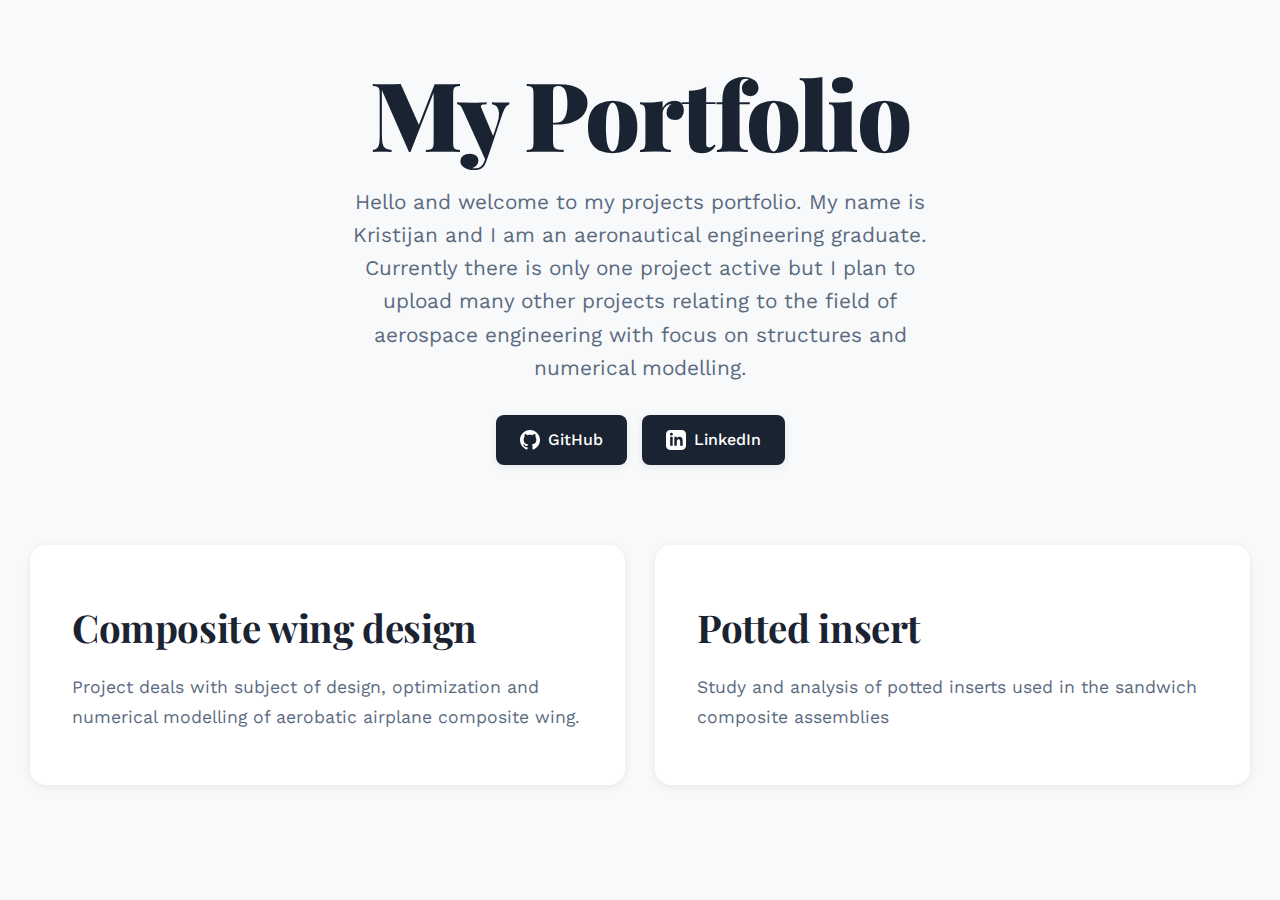
<file: index.html>
<!DOCTYPE html>
<html lang="en">
<head>
    <meta charset="UTF-8">
    <meta name="viewport" content="width=device-width, initial-scale=1.0">
    <title>My Portfolio</title>
    <link rel="icon" href="miscellaneous/favicon.png" type="image/png">
    <link rel="stylesheet" href="styles.css">
    <link rel="preconnect" href="https://fonts.googleapis.com">
    <link rel="preconnect" href="https://fonts.gstatic.com" crossorigin>
    <link href="https://fonts.googleapis.com/css2?family=Playfair+Display:wght@700;900&family=Work+Sans:wght@400;500;600&display=swap" rel="stylesheet">
</head>
<body>
    <div class="container">
        <!-- Header Section -->
        <header class="main-header">
            <h1 class="main-title">My Portfolio</h1>
            
            <!-- EDIT THIS: Change your portfolio description -->
            <p class="main-description">Hello and welcome to my projects portfolio. My name is Kristijan and I am an aeronautical engineering graduate. Currently there is only one project active but I plan to upload many other projects relating to the field of aerospace engineering with focus on structures and numerical modelling.</p>
            
            <!-- EDIT THIS: Update your links -->
            <div class="links">
                <a href="https://github.com/kristijanAero/kristijanaero.github.io" target="_blank" class="link-button">
                    <svg width="20" height="20" viewBox="0 0 24 24" fill="currentColor">
                        <path d="M12 0c-6.626 0-12 5.373-12 12 0 5.302 3.438 9.8 8.207 11.387.599.111.793-.261.793-.577v-2.234c-3.338.726-4.033-1.416-4.033-1.416-.546-1.387-1.333-1.756-1.333-1.756-1.089-.745.083-.729.083-.729 1.205.084 1.839 1.237 1.839 1.237 1.07 1.834 2.807 1.304 3.492.997.107-.775.418-1.305.762-1.604-2.665-.305-5.467-1.334-5.467-5.931 0-1.311.469-2.381 1.236-3.221-.124-.303-.535-1.524.117-3.176 0 0 1.008-.322 3.301 1.23.957-.266 1.983-.399 3.003-.404 1.02.005 2.047.138 3.006.404 2.291-1.552 3.297-1.23 3.297-1.23.653 1.653.242 2.874.118 3.176.77.84 1.235 1.911 1.235 3.221 0 4.609-2.807 5.624-5.479 5.921.43.372.823 1.102.823 2.222v3.293c0 .319.192.694.801.576 4.765-1.589 8.199-6.086 8.199-11.386 0-6.627-5.373-12-12-12z"/>
                    </svg>
                    GitHub
                </a>
                <a href="https://www.linkedin.com/in/kristijan-brezovic/" target="_blank" class="link-button">
                    <svg width="20" height="20" viewBox="0 0 24 24" fill="currentColor">
                        <path d="M19 0h-14c-2.761 0-5 2.239-5 5v14c0 2.761 2.239 5 5 5h14c2.762 0 5-2.239 5-5v-14c0-2.761-2.238-5-5-5zm-11 19h-3v-11h3v11zm-1.5-12.268c-.966 0-1.75-.79-1.75-1.764s.784-1.764 1.75-1.764 1.75.79 1.75 1.764-.783 1.764-1.75 1.764zm13.5 12.268h-3v-5.604c0-3.368-4-3.113-4 0v5.604h-3v-11h3v1.765c1.396-2.586 7-2.777 7 2.476v6.759z"/>
                    </svg>
                    LinkedIn
                </a>
            </div>
        </header>

        <!-- Projects Grid -->
        <section class="projects-grid">
            <!-- Project 1 -->
            <a href="composite_wing/index.html" class="project-card">
                <h2 class="project-title">Composite wing design</h2>
                <p class="project-description">Project deals with subject of design, optimization and numerical modelling of aerobatic airplane composite wing.</p>
            </a>

            <!-- Project 2 -->
            <a href="potted_insert/index.html" class="project-card">
                <h2 class="project-title">Potted insert</h2>
                <p class="project-description">Study and analysis of potted inserts used in the sandwich composite assemblies</p>
            </a>

            <!-- ADD MORE PROJECTS HERE: Copy the structure above -->
            <!-- 
            <a href="project3/index.html" class="project-card">
                <h2 class="project-title">Project 3</h2>
                <p class="project-description">Description goes here</p>
            </a>
            -->
        </section>
    </div>
</body>
</html>
</file>
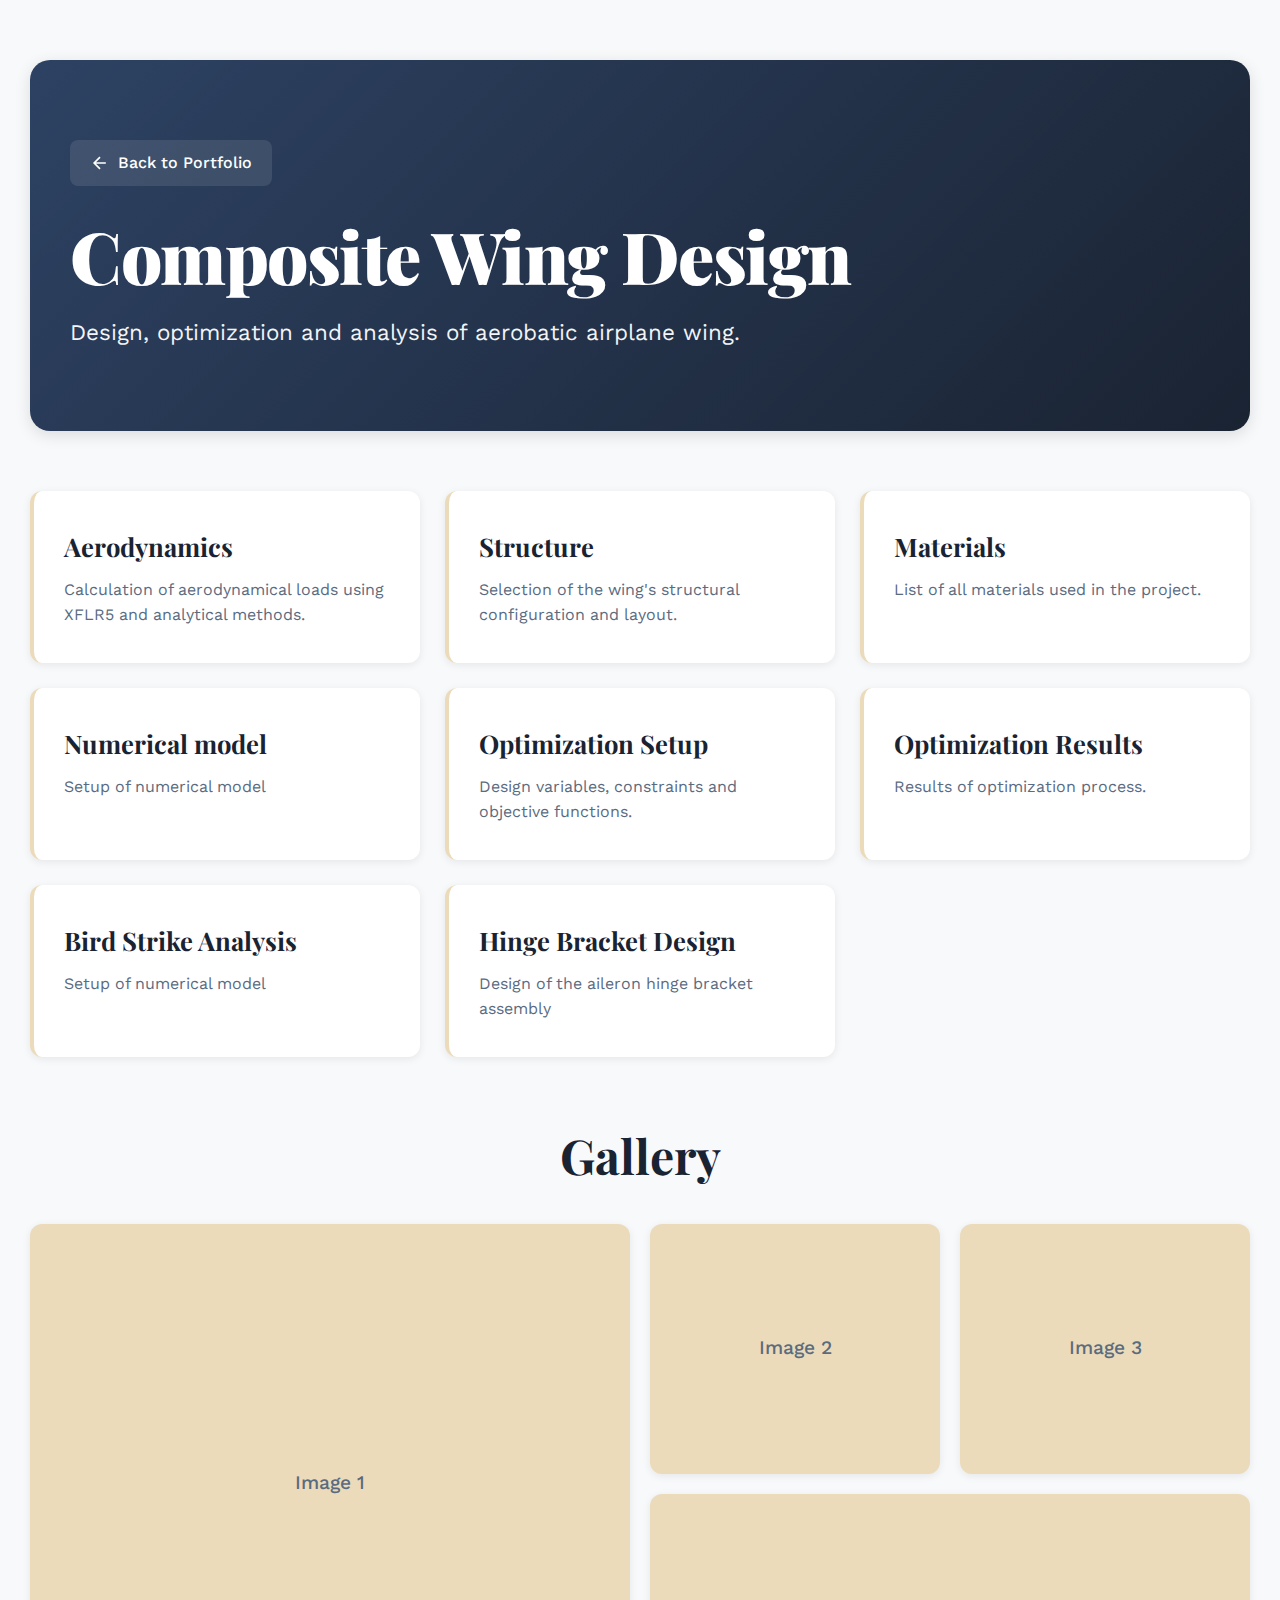
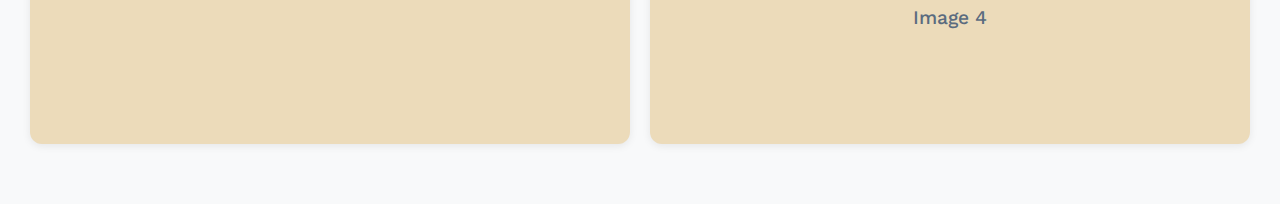
<file: composite_wing/index.html>
<!DOCTYPE html>
<html lang="en">
<head>
    <meta charset="UTF-8">
    <meta name="viewport" content="width=device-width, initial-scale=1.0">
    <!-- EDIT THIS: Change project title -->
    <title>Composite Wing Design</title>
    <link rel="stylesheet" href="../styles.css">
    <link rel="preconnect" href="https://fonts.googleapis.com">
    <link rel="preconnect" href="https://fonts.gstatic.com" crossorigin>
    <link href="https://fonts.googleapis.com/css2?family=Playfair+Display:wght@700;900&family=Work+Sans:wght@400;500;600&display=swap" rel="stylesheet">
</head>
<body>
    <div class="container">
        <!-- Project Header (Styled differently from main page) -->
        <div class="project-header">
            <a href="../index.html" class="back-link">
                <svg width="20" height="20" viewBox="0 0 24 24" fill="none" stroke="currentColor" stroke-width="2">
                    <path d="M19 12H5M12 19l-7-7 7-7"/>
                </svg>
                Back to Portfolio
            </a>
            
            <!-- EDIT THIS: Project title and description -->
            <h1>Composite Wing Design</h1>
            <p>Design, optimization and analysis of aerobatic airplane wing.</p>
        </div>

        <!-- Chapters Grid -->
        <!-- EDIT THIS: Add or remove chapters as needed -->
        <section class="chapters-grid">

            <a href="aerodynamics.html" class="chapter-card">
                <h3>Aerodynamics</h3>
                <p>Calculation of aerodynamical loads using XFLR5 and analytical methods.</p>
            </a>

            <a href="structure.html" class="chapter-card">
                <h3>Structure</h3>
                <p>Selection of the wing's structural configuration and layout.</p>
            </a>

            <a href="materials.html" class="chapter-card">
                <h3>Materials</h3>
                <p>List of all materials used in the project.</p>
            </a>

            <a href="numerical.html" class="chapter-card">
                <h3>Numerical model</h3>
                <p>Setup of numerical model</p>
            </a>

            <a href="optimization.html" class="chapter-card">
                <h3>Optimization Setup</h3>
                <p>Design variables, constraints and objective functions.</p>
            </a>

            <a href="results.html" class="chapter-card">
                <h3>Optimization Results</h3>
                <p>Results of optimization process.</p>
            </a>
            
            <a href="strike.html" class="chapter-card">
                <h3>Bird Strike Analysis</h3>
                <p>Setup of numerical model</p>
            </a>

            <a href="hingebracket.html" class="chapter-card">
                <h3>Hinge Bracket Design</h3>
                <p>Design of the aileron hinge bracket assembly</p>
            </a>
            
        
            <!-- ADD MORE CHAPTERS HERE: Copy the structure above -->
            <!--
            <a href="chapter4.html" class="chapter-card">
                <h3>Chapter 4</h3>
                <p>Description goes here</p>
            </a>
            -->
        </section>

        <!-- Photo Grid -->
        <!-- EDIT THIS: Replace placeholder divs with your images -->
        <section class="photo-grid-section">
            <h2>Gallery</h2>
            <div class="photo-grid">
                <!-- Photo 1 (Large) -->
                <div class="photo-item">
                    <!-- Replace this div with: <img src="path/to/your/image1.jpg" alt="Description"> -->
                    <span>Image 1</span>
                </div>

                <!-- Photo 2 (Medium) -->
                <div class="photo-item">
                    <!-- Replace this div with: <img src="path/to/your/image2.jpg" alt="Description"> -->
                    <span>Image 2</span>
                </div>

                <!-- Photo 3 (Small) -->
                <div class="photo-item">
                    <!-- Replace this div with: <img src="path/to/your/image3.jpg" alt="Description"> -->
                    <span>Image 3</span>
                </div>

                <!-- Photo 4 (Medium) -->
                <div class="photo-item">
                    <!-- Replace this div with: <img src="path/to/your/image4.jpg" alt="Description"> -->
                    <span>Image 4</span>
                </div>
            </div>
        </section>
    </div>
</body>
</html>
</file>
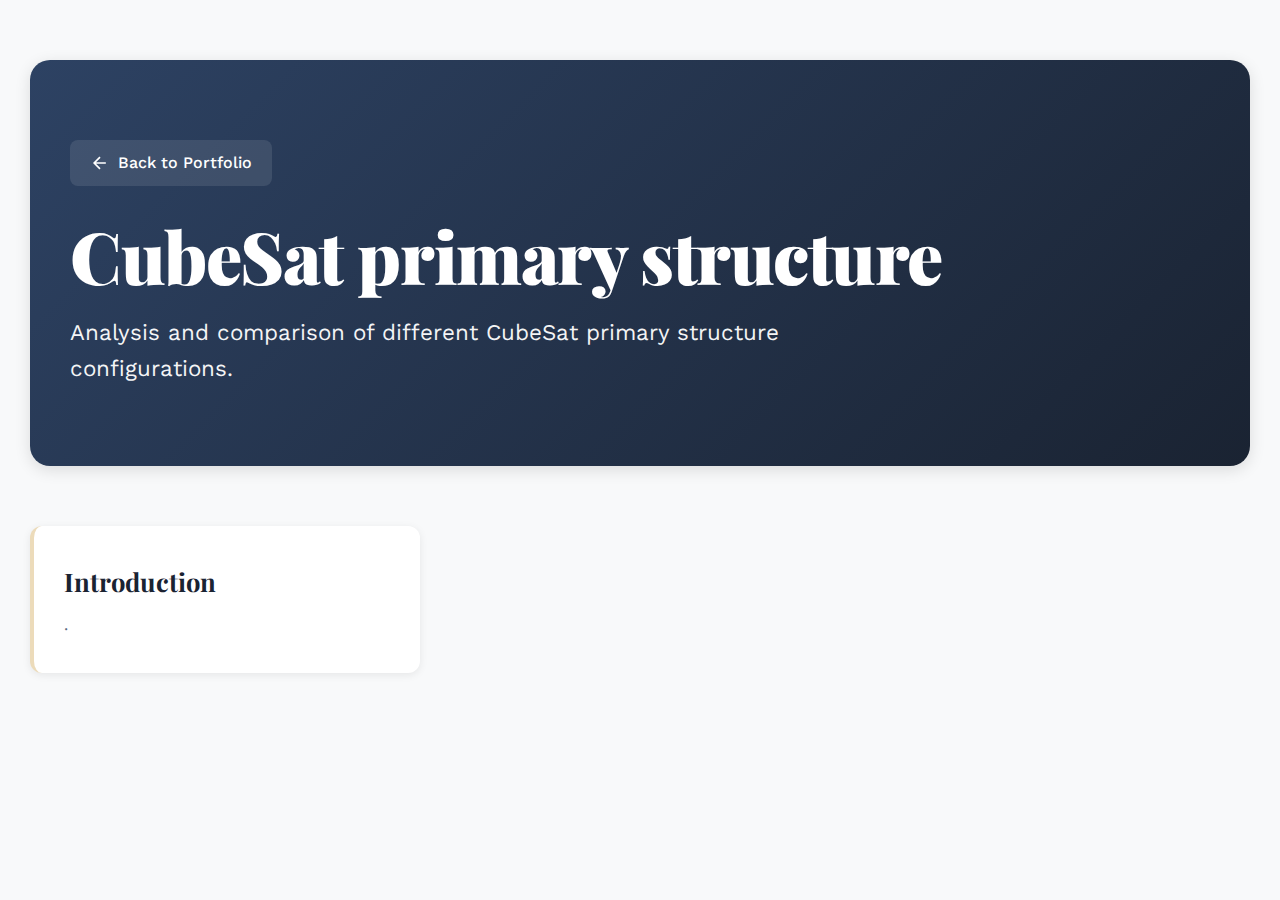
<file: cubesat/index.html>
<!DOCTYPE html>
<html lang="en">
<head>
    <meta charset="UTF-8">
    <meta name="viewport" content="width=device-width, initial-scale=1.0">
    <!-- EDIT THIS: Change project title -->
    <title>CubeSat primary structures</title>
    <link rel="icon" href="../miscellaneous/favicon.png" type="image/png">
    <link rel="stylesheet" href="../styles.css">
    <link rel="preconnect" href="https://fonts.googleapis.com">
    <link rel="preconnect" href="https://fonts.gstatic.com" crossorigin>
    <link href="https://fonts.googleapis.com/css2?family=Playfair+Display:wght@700;900&family=Work+Sans:wght@400;500;600&display=swap" rel="stylesheet">
</head>
<body>
    <div class="container">
        <!-- Project Header (Styled differently from main page) -->
        <div class="project-header">
            <a href="../index.html" class="back-link">
                <svg width="20" height="20" viewBox="0 0 24 24" fill="none" stroke="currentColor" stroke-width="2">
                    <path d="M19 12H5M12 19l-7-7 7-7"/>
                </svg>
                Back to Portfolio
            </a>
            
            <!-- EDIT THIS: Project title and description -->
            <h1>CubeSat primary structure</h1>
            <p>Analysis and comparison of different CubeSat primary structure configurations.</p>
        </div>

        <!-- Chapters Grid -->
        <!-- EDIT THIS: Add or remove chapters as needed -->
        <section class="chapters-grid">

            <a href="introduction.html" class="chapter-card">
                <h3>Introduction</h3>
                <p>.</p>
            </a>

            
        
            <!-- ADD MORE CHAPTERS HERE: Copy the structure above -->
            <!--
            <a href="chapter4.html" class="chapter-card">
                <h3>Chapter 4</h3>
                <p>Description goes here</p>
            </a>
            -->
        </section>

    </div>
</body>
</html>
</file>
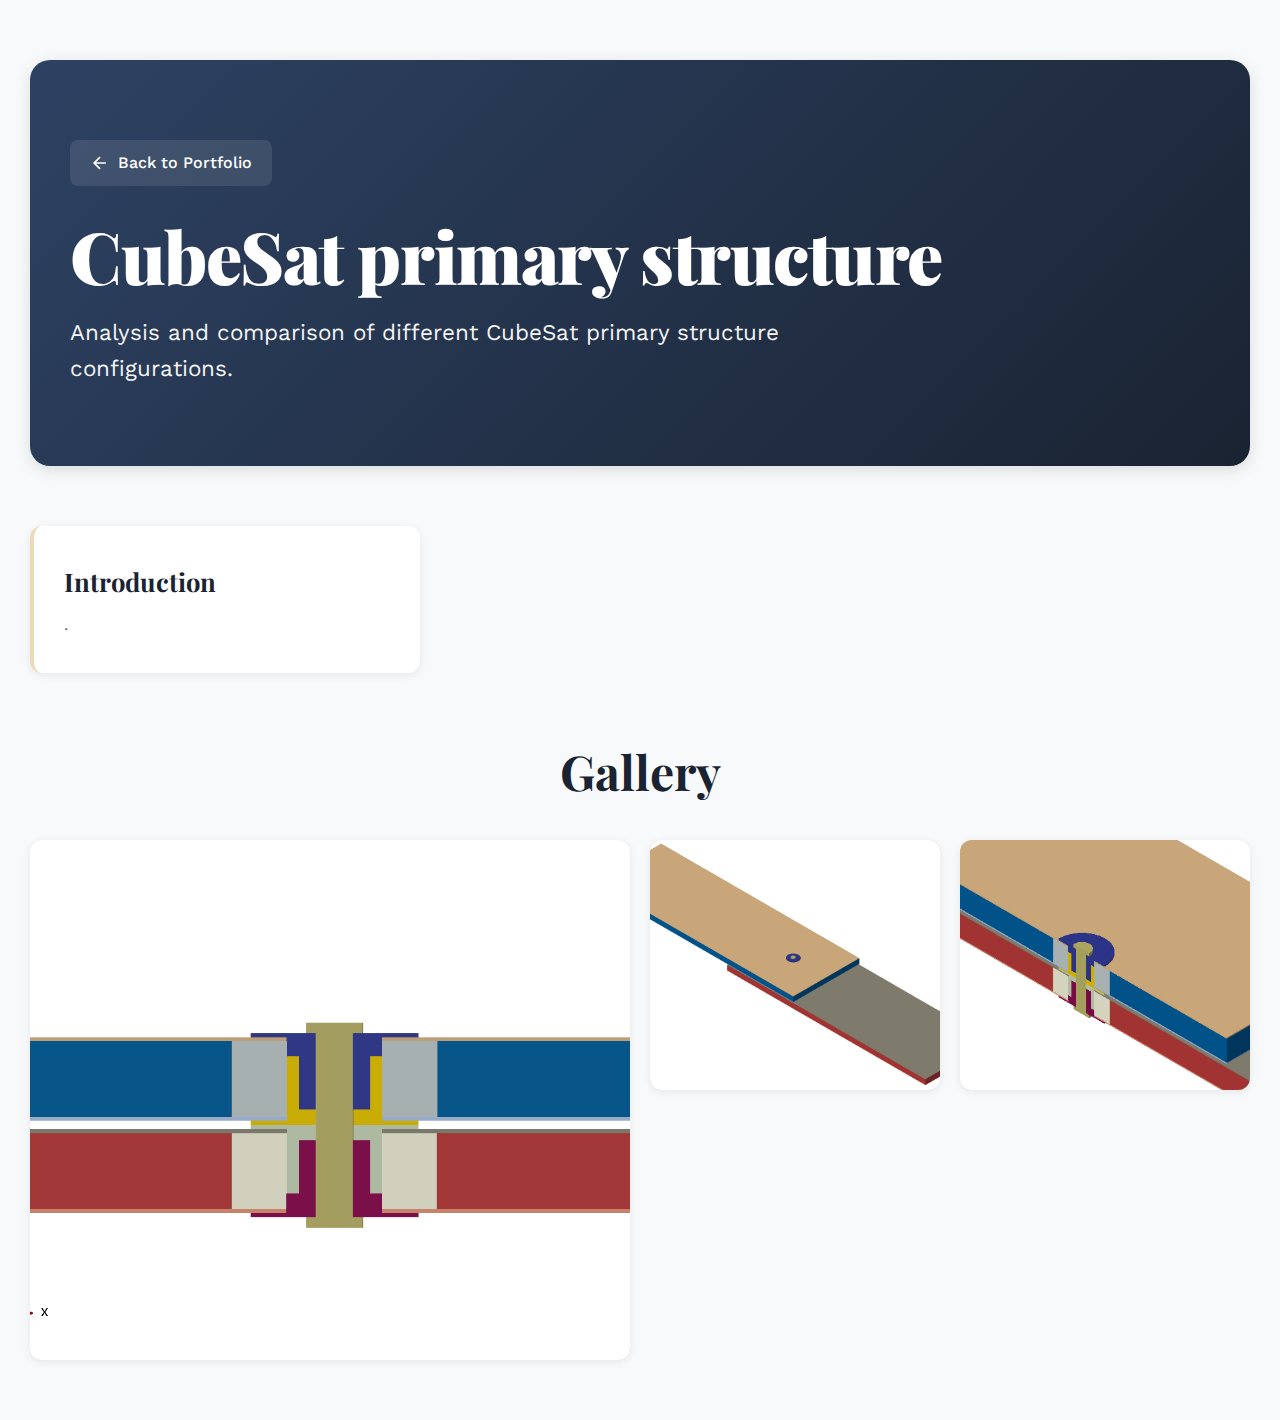
<file: potted_insert/index.html>
<!DOCTYPE html>
<html lang="en">
<head>
    <meta charset="UTF-8">
    <meta name="viewport" content="width=device-width, initial-scale=1.0">
    <!-- EDIT THIS: Change project title -->
    <title>CubeSat primary structures</title>
    <link rel="icon" href="../miscellaneous/favicon.png" type="image/png">
    <link rel="stylesheet" href="../styles.css">
    <link rel="preconnect" href="https://fonts.googleapis.com">
    <link rel="preconnect" href="https://fonts.gstatic.com" crossorigin>
    <link href="https://fonts.googleapis.com/css2?family=Playfair+Display:wght@700;900&family=Work+Sans:wght@400;500;600&display=swap" rel="stylesheet">
</head>
<body>
    <div class="container">
        <!-- Project Header (Styled differently from main page) -->
        <div class="project-header">
            <a href="../index.html" class="back-link">
                <svg width="20" height="20" viewBox="0 0 24 24" fill="none" stroke="currentColor" stroke-width="2">
                    <path d="M19 12H5M12 19l-7-7 7-7"/>
                </svg>
                Back to Portfolio
            </a>
            
            <!-- EDIT THIS: Project title and description -->
            <h1>CubeSat primary structure</h1>
            <p>Analysis and comparison of different CubeSat primary structure configurations.</p>
        </div>

        <!-- Chapters Grid -->
        <!-- EDIT THIS: Add or remove chapters as needed -->
        <section class="chapters-grid">

            <a href="introduction.html" class="chapter-card">
                <h3>Introduction</h3>
                <p>.</p>
            </a>

            
        
            <!-- ADD MORE CHAPTERS HERE: Copy the structure above -->
            <!--
            <a href="chapter4.html" class="chapter-card">
                <h3>Chapter 4</h3>
                <p>Description goes here</p>
            </a>
            -->
        </section>

        <!-- Photo Grid -->
        <!-- EDIT THIS: Replace placeholder divs with your images -->
        <section class="photo-grid-section">
            <h2>Gallery</h2>
            <div class="photo-grid">
                <!-- Photo 1 (Large) -->
                <div class="photo-item">
                    <img src="photos/ex1.png" alt="Example 1">
                </div>

                <!-- Photo 2 (Medium) -->
                <div class="photo-item">
                    <img src="photos/ex2.png" alt="Example 2">
                </div>

                <!-- Photo 3 (Small) -->
                <div class="photo-item">
                    <img src="photos/ex3.png" alt="Example 3">
                </div>
            </div>
        </section>
    </div>
</body>
</html>
</file>
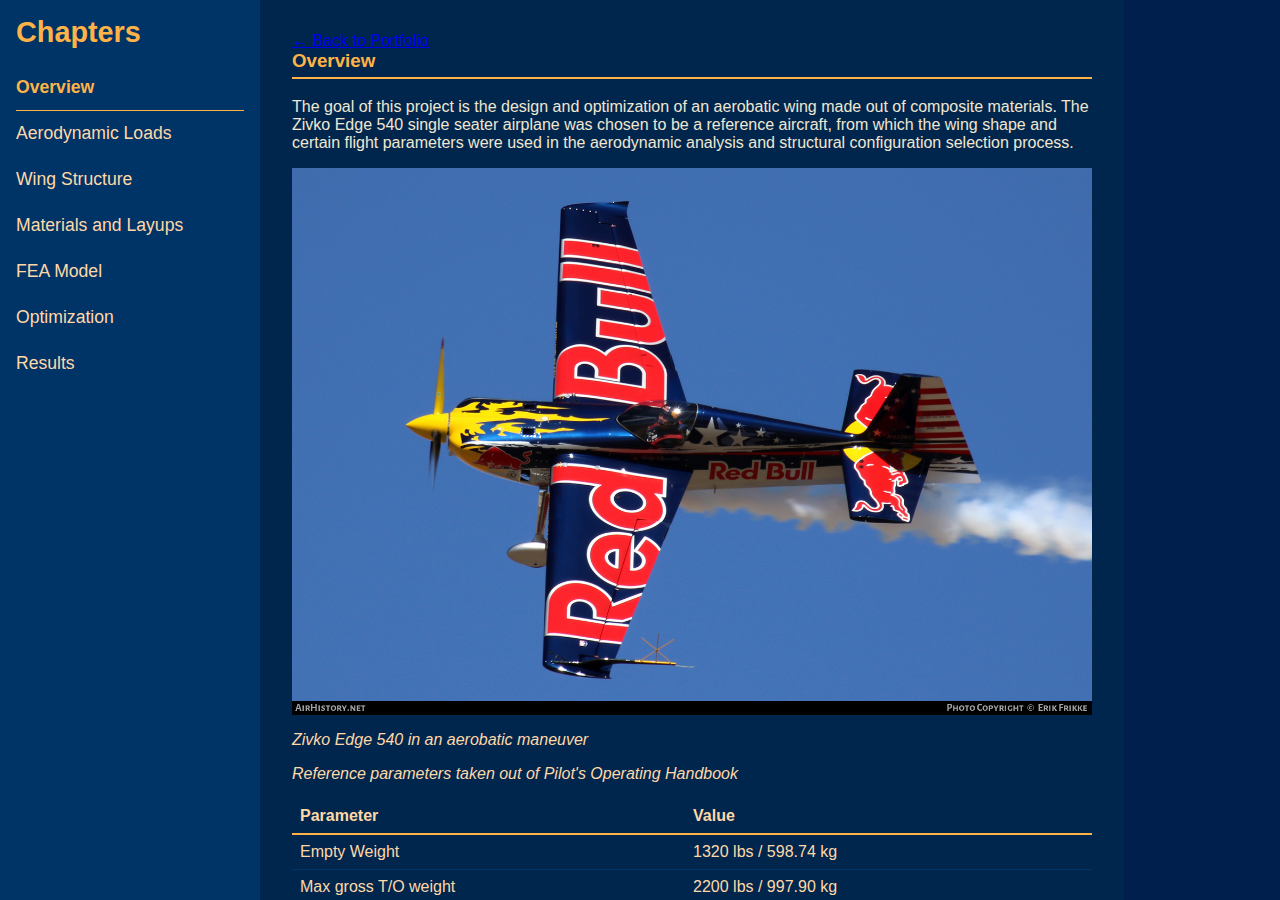
<file: project-one.html>
<!DOCTYPE html>
<html lang="en">
<head>
  <meta charset="UTF-8" />
  <meta name="viewport" content="width=device-width, initial-scale=1" />
  <title>Aerobatic Airplane Wing Design - Project Details</title>
  <style>
    body, html {
      margin: 0; padding: 0; height: 100%;
      font-family: 'Segoe UI', Tahoma, Geneva, Verdana, sans-serif;
      background: #001f4d; /* deep blue */
      color: #f0e6d2; /* light cream */
      display: flex;
      height: 100vh;
      overflow: hidden;
    }
    .sidebar {
      background: #003366; /* dark blue */
      width: 260px;
      padding: 1rem;
      box-sizing: border-box;
      overflow-y: auto;
    }
    .sidebar h2 {
      color: #ffb347; /* light orange */
      margin-top: 0;
      margin-bottom: 1rem;
      font-size: 1.8rem;
    }
    .chapter-button {
      display: block;
      width: 100%;
      background: none;
      border: none;
      color: #ffd8a8;
      font-size: 1.1rem;
      cursor: pointer;
      text-align: left;
      padding: 0.75rem 0;
      outline: none;
      border-bottom: 1px solid transparent;
      transition: border-color 0.3s, color 0.3s;
    }
    .chapter-button:hover {
      border-bottom: 1px solid #ffb347;
      color: #ffb347;
    }
    .chapter-button.active {
      color: #ffb347;
      font-weight: bold;
      border-bottom: 1px solid #ffb347;
    }
    .content {
      flex-grow: 1;
      background: #00264d; /* slightly lighter dark blue */
      padding: 2rem;
      overflow-y: auto;
    }
    .content section {
      margin-bottom: 2.5rem;
    }
    .content section h3 {
      color: #ffb347;
      margin-top: 0;
      border-bottom: 2px solid #ffb347;
      padding-bottom: 0.3rem;
    }

    .content {
    flex-grow: 1;
    background: #00264d; /* slightly lighter dark blue */
    padding: 2rem;         /* padding for left and right */
    max-width: 800px;      /* limit width like A4 */
    margin: 0 auto;        /* center horizontally */
    overflow-y: auto;
}

/* Make images responsive */
.content img {
  max-width: 100%;
  height: auto;
  display: block;       /* remove inline gap */
  margin: 1rem 0;       /* vertical spacing */
}
    }
    .back-link {
      color: #ffb347;
      text-decoration: none;
      display: inline-block;
      margin-bottom: 1.5rem;
      font-weight: 600;
    }
    .back-link:hover {
      text-decoration: underline;
    }
    @media (max-width: 768px) {
      body, html {
        flex-direction: column;
        height: auto;
      }
      .sidebar {
        width: 100%;
        height: auto;
        max-height: 200px;
        overflow-x: auto;
      }
      .content {
        padding: 1rem;
        max-height: none;
      }
    }
  </style>
</head>
<body>

  <nav class="sidebar" aria-label="Project chapters">
    <h2>Chapters</h2>

    <button class="chapter-button" data-target="overview">Overview</button>
    <button class="chapter-button" data-target="loads">Aerodynamic Loads</button>
    <button class="chapter-button" data-target="structure">Wing Structure</button>
    <button class="chapter-button" data-target="mats">Materials and Layups</button>
    <button class="chapter-button" data-target="fea">FEA Model</button>
    <button class="chapter-button" data-target="optimization">Optimization</button>
    <button class="chapter-button" data-target="results">Results</button>  
</nav>

  <main class="content">
    <a href="index.html" class="back-link">&larr; Back to Portfolio</a>

    <section id="overview" tabindex="-1">
      <h3>Overview</h3>
      <p>The goal of this project is the design and optimization of an aerobatic wing made out of composite materials. The Zivko Edge 540 single seater airplane was chosen to be a reference aircraft, from which the wing shape and certain flight parameters were used in the aerodynamic analysis and structural configuration selection process.
      </p>
      <img src="photos/edge540.jpg" alt="Zivko Edge 540 in an aerobatic maneuver" />
  <p style="color: #ffd8a8; font-style: italic; margin-top: 0.5rem;">Zivko Edge 540 in an aerobatic maneuver</p>
<p style="color: #ffd8a8; font-style: italic; margin-bottom: 1rem;">
  Reference parameters taken out of Pilot's Operating Handbook
</p>

<table style="width: 100%; border-collapse: collapse; color: #ffd8a8;">
  <thead>
    <tr style="border-bottom: 2px solid #ffb347;">
      <th style="text-align: left; padding: 8px;">Parameter</th>
      <th style="text-align: left; padding: 8px;">Value</th>
    </tr>
  </thead>
  <tbody>
    <tr style="border-bottom: 1px solid #003366;">
      <td style="padding: 8px;">Empty Weight</td>
      <td style="padding: 8px;">1320 lbs / 598.74 kg</td>
    </tr>
    <tr style="border-bottom: 1px solid #003366;">
      <td style="padding: 8px;">Max gross T/O weight</td>
      <td style="padding: 8px;">2200 lbs / 997.90 kg</td>
    </tr>
    <tr style="border-bottom: 1px solid #003366;">
      <td style="padding: 8px;">G rating gross</td>
      <td style="padding: 8px;">±3</td>
    </tr>
    <tr style="border-bottom: 1px solid #003366;">
      <td style="padding: 8px;">Max gross LDG weight</td>
      <td style="padding: 8px;">2100 lbs / 952.54 kg</td>
    </tr>
    <tr style="border-bottom: 1px solid #003366;">
      <td style="padding: 8px;">Max aerobatic weight single</td>
      <td style="padding: 8px;">1600 lbs / 725.75 kg</td>
    </tr>
    <tr style="border-bottom: 1px solid #003366;">
      <td style="padding: 8px;">G rating single</td>
      <td style="padding: 8px;">±10</td>
    </tr>
    <tr style="border-bottom: 1px solid #003366;">
      <td style="padding: 8px;">Wing loading empty</td>
      <td style="padding: 8px;">12.4 lbs/ft² / 60.54 kg/m²</td>
    </tr>
    <tr style="border-bottom: 1px solid #003366;">
      <td style="padding: 8px;">Max airspeed V_NE</td>
      <td style="padding: 8px;">230 kts / 425.96 km/h</td>
    </tr>
    <tr style="border-bottom: 1px solid #003366;">
      <td style="padding: 8px;">Max full aerobatic airspeed V_a</td>
      <td style="padding: 8px;">170 kts / 314.84 km/h</td>
    </tr>
    <tr style="border-bottom: 1px solid #003366;">
      <td style="padding: 8px;">Power off stall V_so</td>
      <td style="padding: 8px;">62 kts @ 2200 lbs / @ 997.90 kg</td>
    </tr>
    <tr style="border-bottom: 1px solid #003366;">
      <td style="padding: 8px;">Max roll rate</td>
      <td style="padding: 8px;">420°/sec</td>
    </tr>
    <tr>
      <td style="padding: 8px;">Max rate of climb</td>
      <td style="padding: 8px;">3700 ft/min / 1127.76 m/min</td>
    </tr>
  </tbody>
</table>


    </section>

    <section id="loads" tabindex="-1">
      <h3>Aerodynamic Loads</h3>
    <p>
  To help with the configuration selection process, an aerodynamic analysis was conducted beforehand to extrapolate the pressure field at the marginal flight conditions. The whole process of calculating pressure coefficients was done in XFLR5, a computational tool for airfoils, wings, and planes. 
</p>
<p>
  An important thing to notice about XFLR5 is it uses inviscid theories (LLT, VLM1, VLM2, 3D Panel) which cannot accurately capture pressure gradients at higher Reynolds numbers (&gt;1e7). As the “never exceed” velocity for the reference aircraft equals 230 kts, compressibility effects are expected. Per the note from XFLR5 documentation:
</p>
<blockquote>
  “The VLM and 3D method merely interpolate 2D viscous drag from local wing lift – not great…”
</blockquote>
<p>
  Consequences of this estimation are:
</p>
<ol>
  <li>Underestimation of total drag</li>
  <li>Over-estimation of glide ratio and other performance factors</li>
</ol>
<p>
  Beyond these limitations, there are more to XFLR5, but these have the greatest impact on the results. As a result of the drawbacks listed above, resultant lift values are greater than those in real life scenarios. These greater lift values then consequently lead to greater loads on the wings, making the wing overbuilt by adding unnecessary mass with added structural elements and additional plies in composite layups.
</p>
<p> Because Edge 540 uses a John Roncz symmetrical airfoil which isn't in the public domain so as an alternative NACA0012 airfoil was choosen as the most suitable replacement. </p>  
 <img src="photos/naca0012.png" alt="NACA0012 Airfoil" />
   <p style="color: #ffd8a8; font-style: italic; margin-top: 0.5rem;">NACA0012 Airfoil</p>

  <p>
    Measurements for the Edge 540 wing were taken out of the Pilot's Operating Handbook and are as follows:
  </p>

  <ul style="list-style-type: disc; padding-left: 1.5rem;">
    <li>Wing span – 7.62 m</li>
    <li>Root chord length – 1.68 m</li>
    <li>Tip chord length – 0.84 m</li>
  </ul>

  <p>
    Wings are installed at the mid level and exhibit no dihedral or twist angle.
  </p>

  <p>
    Airfoil simulations were run for <em>Re &lt; 1×10⁷</em>, after which half-wing runs were conducted. Plane analyses were set to run for angles of attack ranging from -15° to +15° in 1° increments. However, due to the limitations mentioned earlier, the solver could not converge beyond 9.5°.
  </p>

  <p>
    As a result, the extrapolated pressure field corresponds to flight conditions of <strong>230 kts</strong> and an angle of attack of <strong>9°</strong>.
  </p>
   <img src="photos/pressure_9deg.png" alt="Pressure field on the upper surface of the wing" />
   <p style="color: #ffd8a8; font-style: italic; margin-top: 0.5rem;">Pressure field on the upper surface of the wing</p>

    <img src="photos/CLCD.png" alt="CL/CD graph" />
   <p style="color: #ffd8a8; font-style: italic; margin-top: 0.5rem;">CL/CD plot obtained through 3D Panel method</p>


    <img src="photos/Lwingspan.png" alt="Lift plot" />
   <p style="color: #ffd8a8; font-style: italic; margin-top: 0.5rem;">Lift distribution over the wingspan</p>

   <p>
  To get the two-dimensional pressure field, extrapolation of <em>C<sub>p</sub>(x)</em> and <em>L(b)</em> curve coordinates was needed (pressure coefficients on upper and lower surfaces were subtracted). These two coordinate sets were then multiplied and normalized to obtain the 2D pressure field.
</p>

<p>
  This field can then be scaled by the loading scalar <em>½ n m g</em>, where:
</p>

<ul style="list-style-type: disc; padding-left: 1.5rem;">
  <li><em>n</em> – loading factor</li>
  <li><em>m</em> – mass of the airplane</li>
  <li><em>g</em> – gravitational constant</li>
</ul>

<p>
  In this case, the loading scalar equals <strong>0.5 × 726 × 9.81 = 42673.5 N</strong>. 1/2 in this case just means half of the mass since the calculations were done for one wing only.
</p>

<p>
  All of the calculations were done in MATLAB. The resultant pressure field is presented below.
</p>

    <img src="photos/pressurefield.jpg" alt="pressure field" />
   <p style="color: #ffd8a8; font-style: italic; margin-top: 0.5rem;">2D Pressure field over the wetted wing surface projection</p>

For calculating the control surface force, hingemoment approximation found in Roskam Airplane Design Part VI Chapter 10 was used. Specifically, a Three-Dimensional Control Surface and Tab Hingemoment Derivatives method was used. The three-dimensional hingemoment coefficient for a control surface is estimated from: 
c_h=c_(h_0 )+c_(h_α ) α+c_(h_δ ) δ+c_(h_(δ_t ) ) δ_t
C_(h_0 )- zero angle of attack, zero control surface deflection and zero tab deflection hingemoment coefficient – for symmetric airfoils equals 0
C_(h_α )- three dimensional control surface hingemoment derivative due to angle of attack
C_(h_δ )- three dimensional control surface hingemoment derivative due to control surface deflection
C_(h_(δ_t ) )- three dimensinoal control surface hingemoment derivative due to a tab deflection

First step is to calculate C_(h_α ) and needed variables.
C_(h_α )=Acos(Λ_(c/4) )/(A+2cos⁡(Λ_(c/4))) 〖(C_(h_α ))〗_M+Δ〖C_h〗_α
Because there is no sweep angle on the wing, cos⁡(Λ_(c/4)) = 0.
	〖(〖C_h〗_α)〗_M=(C_(h_α ) )_balance/√(1-M^2 )
(C_(h_α ) )_balance is calculated from all the necessary parameters found in Fig.10.65a.
Since there is no overhang, balance ratio is equal to t_c/(2c_f )=84/(2×260)≈ 0.162, making (c_(h_α ) )_balance/〖C"〗_(h_α )   ≈ 0.91 (Read from diagram below for round nose).
 
Figure 8 Effect of Nose Shape and Balance on the Two-Dimensional Hingemoment Derivative due to Angle of Attack
〖C"〗_(h_α ) is obtained from:
〖c"〗_(h_α )=〖c'〗_(h_α )+2(c_(l_α ) )_theory^  [1-{c_(l_α )/(c_(l_α ) )_theory ] {tan⁡(〖Φ^'〗_te/2)-(t/c)}^
〖c'〗_(h_α )={〖c^'〗_(h_α )/(c_(h_α ) )_theory } (c_(h_α ) )_theory
Per the instructions for the Eq.10.128, if the condition:
tan⁡((Φ_te^')/2)=tan⁡((Φ_te^'')/2)=tan⁡(Φ_te/2)=t/c
is satisfied, then c_(h_α)^''=c_(h_α)^'. This then leads to 〖c''〗_(h_α )= 0.77 × - 0.4 = - 0.308. Proof of Eq.10.128 shows that the upper and lower boundaries of the trailing edge are non-curved lines.
 
Figure 9 Two-Dimensional Control Surface Hingemoment Derivative due to Angle of Attack
This leads us to finally being able to get 〖(C_(h_α ))〗_balanced. If  (c_(h_α ) )_balanced/〖c"〗_(h_α  ) ≈ 0.91 then (c_(h_α ) )_balanced = -0.2803.
Now that we now know (c_(h_α ) )_balanced, we can calculate 〖〖(C〗_(h_α ))〗_M for M = 0.35 (V_NE≈119 m/s).
(C_(h_α ) )_M = -0.2992

	ΔC_(h_α )=((ΔC_(h_α ))/(c_(l_α ) B_2 K_α cosΛ_(c/4)  ))*(c_(l_α ) B_2 K_α cosΛ_(c/4))
((ΔC_(h_α ))/(c_(l_α ) B_2 K_α cosΛ_(c/4)  )) - a factor obtained from Figure 10.77a
c_(l_α )- airfoil lift-curve-slope of the surface to which the control surface is attached
B_2 – accounts for control surface and balance chord ratios – determined from Figure 10.77c
K_α – accoutns for the effect of control surface span – found from:
	K_α=((K_α )_(η_i ) (1-η_i )-(K_α )_(η_0 ) (1-η_0 ))/((η_0-η_i ) )
η_i – is the inboard span station of the control surface as a fraction of the main surface semi-span
		(K_α )_(η_i ) – found from Figure 10.77b 
η_0 – outboard span station of the control surface as a fraction of the main surface semi-span
(K_α )_(η_0 )- found from Figure 10.77b

Reading the diagram in Fig.10.77a, ((ΔC_(h_α ))/(c_(l_α ) B_2 K_α cosΛ_(c/4)  )) for aspect ratio of 8.23 is 0.004.
Since the aileron spans from 25.2% of the wingspan inboard all the way to the wing tip, η_o will be 1, because the ailerons outward rib is colinear to the wings tip rib. For η_i=0.252, 〖〖(K〗_α)〗_(η_i )=1.35. For η_o=1, 〖〖(K〗_α)〗_(η_0 )= 4.25.  Considering this:
K_α=1.35
B_2 is obtained from diagram in Fig.10.77c for 〖c^'〗_f/c'≈0.2063.
B_2=1.05
C_(l_α ) was calculated in XFLR5 and is valued at .11848.
 
Figure 10 Three-Dimensional Correction Factors for the Control Surface Hingemoment Derivative due to Angle of Attack
We can now calculate for extrapolated values, ΔC_(h_α ):
ΔC_(h_α )= 0.0006718
Finally, we can obtain the final value of three dimensional control surface hingemoment derivative due to angle of attack:
〖C_h〗_α=-0.2986

Second step is the calculation of C_(h_δ ).
C_(h_δ )=(cos⁡〖Λ_(c/4) 〗 )(cosΛ_hl )×[(c_(h_δ ) )_M+α_δ (c_(h_α ) )_M ((2cosΛ_(c/4))/(A+2cosΛ_(c/4)  ))]+ΔC_(h_δ )
(c_(h_α ) )_M= -0.2992
(c_(h_δ ) )_M=(c_(h_δ ) )_bal/√(1-M^2 )
α_δ= 0.5 (obtained from Fig.8.17 for 30° aileron deflection)
We will start with (c_(h_δ ) )_M. Solution to this coefficient follows the same path as the one for (C_(h_α ) )_M, so any unnecessary descriptions will be ommited for this step.
(c_(h_δ ) )_bal=(〖c^''〗_(h_δ ) ){(c_(h_δ ) )_bal/〖c^''〗_(h_δ ) }
〖c"〗_(h_δ )=〖c'〗_(h_δ )+2(c_(l_δ ) )_theory^  [1-{c_(l_δ )/(c_(l_δ ) )_theory ] {tan⁡(〖Φ^'〗_te/2)-(t/c)}^
(c_(h_δ ) )_bal/〖c^''〗_(h_δ ) ≈ 0.91
Because it was proven before that c_(h_δ)^''=c_(h_δ)^', it follows that c_(h_δ)^''=((c_(h_δ)^')/(c_(h_δ ) )_theory )×(c_(h_δ ) )_theory
c_(h_δ)^''= 0.91×- 0.77 = - 0.7007.
 
Figure 11 Two-Dimensional Control Surface Hingemoment Derivative due to Control Surface Deflection

For the round nose and a balance ratio of 0.162 reading a diagram in Fig.10.71 we find (c_(h_δ ) )_balance to be around - 0.5676. 
 
Figure 12 Effect of Nose Shape and Balance on the Two-Dimensional Control Surface Hingemoment Derivative due to Control Surface Deflection
Finally we get:
(c_(h_δ ) )_M=(c_(h_δ ) )_bal/√(1-M^2 )=(- 0.5676)/√(1-〖0.35〗^2 )=- 0.6059
Next, we ought to calculate ΔC_(h_δ ).
ΔC_(h_δ )=((ΔC_(h_δ ))/(c_(l_δ ) B_2 K_δ cosΛ_(c/4)  cosΛ_hl ))×(c_(l_δ ) B_2 K_δ cosΛ_(c/4) cosΛ_hl)
First member of the equation is a factor obtained from Fig.10.78a. 
 
Figure 13 Three Dimensional Correction Factors for the Control Surface Hingemoment Derivative due to Control Surface Deflections
c_(l_δ ) is found in Fig.8.14 with the value of 0.37. K_δ  is basically the same as K_α with a different index and has the same value of 1.35. Same goes for B_2, which is 1.05. 
 
We can now get ΔC_(h_δ ) value: 
ΔC_(h_δ )= 0.009×0.37×1.05×1=0.00349
Lastly, 
C_(h_δ )=1×[- 0.6059+0.5×- 0.2992(2/(8.23+2))]+0.00349
C_(h_δ )= - 0.6314
Since tab isn't considered in the design, three dimensinoal control surface hingemoment derivative due to a tab deflection will be considered a zero.
After calculating the needed coefficients, we get estimated total three-dimensional hingemoment coefficient for a control surface:
C_h=C_(h_α ) α+C_(h_δ ) δ=-0.2986 ×0.1658- 0.7239×0.5236 
C_h=- 0.4285
Negative coefficient value means, the moment is acting the opposite way of the direction to which the control surface is deflected. Basically, the force acting upon the control surface wants it to go back to the neutral position.
If hingemoment equals to: 
M_hinge=1/2 ρ_∞ v_∞^2 S_aileron MAC_aileron C_h  
ρ_∞=1.225 kg/m^3
v_∞=119 m/s 
S_aileron=0.9868125 m^2
MAC_aileron=0.34625 m
〖|M〗_hinge |= 1269.92 Nm
F_hinge=M_hinge/(MAC_aileron )
F_hinge=3667.63 N
Multiplying F_hinge by loading factor of 12G we get the hinge force applied to the aircraft under the maximum loading conditions:
〖F_hinge〗_12g=44011.56 N
This force will be applied to the rib edges in the direction of the lift.

    </section>

    <section id="structure" tabindex="-1">
      <h3>Wing Structure</h3>
      <p>Wing structure will be documented only after the aileron forces are calculated. Even though the initial structural configuration and layups have already been defined and all the required simulations have been run, I still want to get the full picture of the stress distribution on the wing elements. 
      </p>
    <img src="photos/linear_buckle.png" alt="linear buckle " />
   <p style="color: #ffd8a8; font-style: italic; margin-top: 0.5rem;">First eigen mode on the initial wing configuration</p>



    </section>

    <section id="mats" tabindex="-1">
      <h3>Materials and Layups</h3>
      <p>See chapter "Wing Structure".</p>
    </section>

    <section id="fea" tabindex="-1">
      <h3>Numerical Model</h3>
      <p>See chapter "Wing Structure".</p>
    </section>


    <section id="optimization" tabindex="-1">
      <h3>Optimization</h3>
      <p>See chapter "Wing Structure".</p>
    </section>

    
    <section id="results" tabindex="-1">
      <h3>Results</h3>
      <p>See chapter "Wing Structure".</p>
    </section>


  </main>

 <script>
  const buttons = document.querySelectorAll('.chapter-button');
  const sections = Array.from(buttons).map(btn => {
    const id = btn.getAttribute('data-target');
    return document.getElementById(id);
  });

  function setActiveButton(index) {
    buttons.forEach((btn, i) => {
      btn.classList.toggle('active', i === index);
    });
  }

  buttons.forEach((button, i) => {
    button.addEventListener('click', () => {
      const targetSection = sections[i];
      if (targetSection) {
        targetSection.focus();
        window.scrollTo({ top: targetSection.offsetTop - 20, behavior: 'smooth' });
      }
      setActiveButton(i);
    });
  });

  // Highlight sidebar button on scroll
  window.addEventListener('scroll', () => {
    const scrollPos = window.scrollY || window.pageYOffset;
    let currentIndex = 0;

    sections.forEach((section, i) => {
      if (section.offsetTop - 30 <= scrollPos) {
        currentIndex = i;
      }
    });

    setActiveButton(currentIndex);
  });

  // Set initial active button on page load
  setActiveButton(0);
</script>

</body>
</html>
</file>
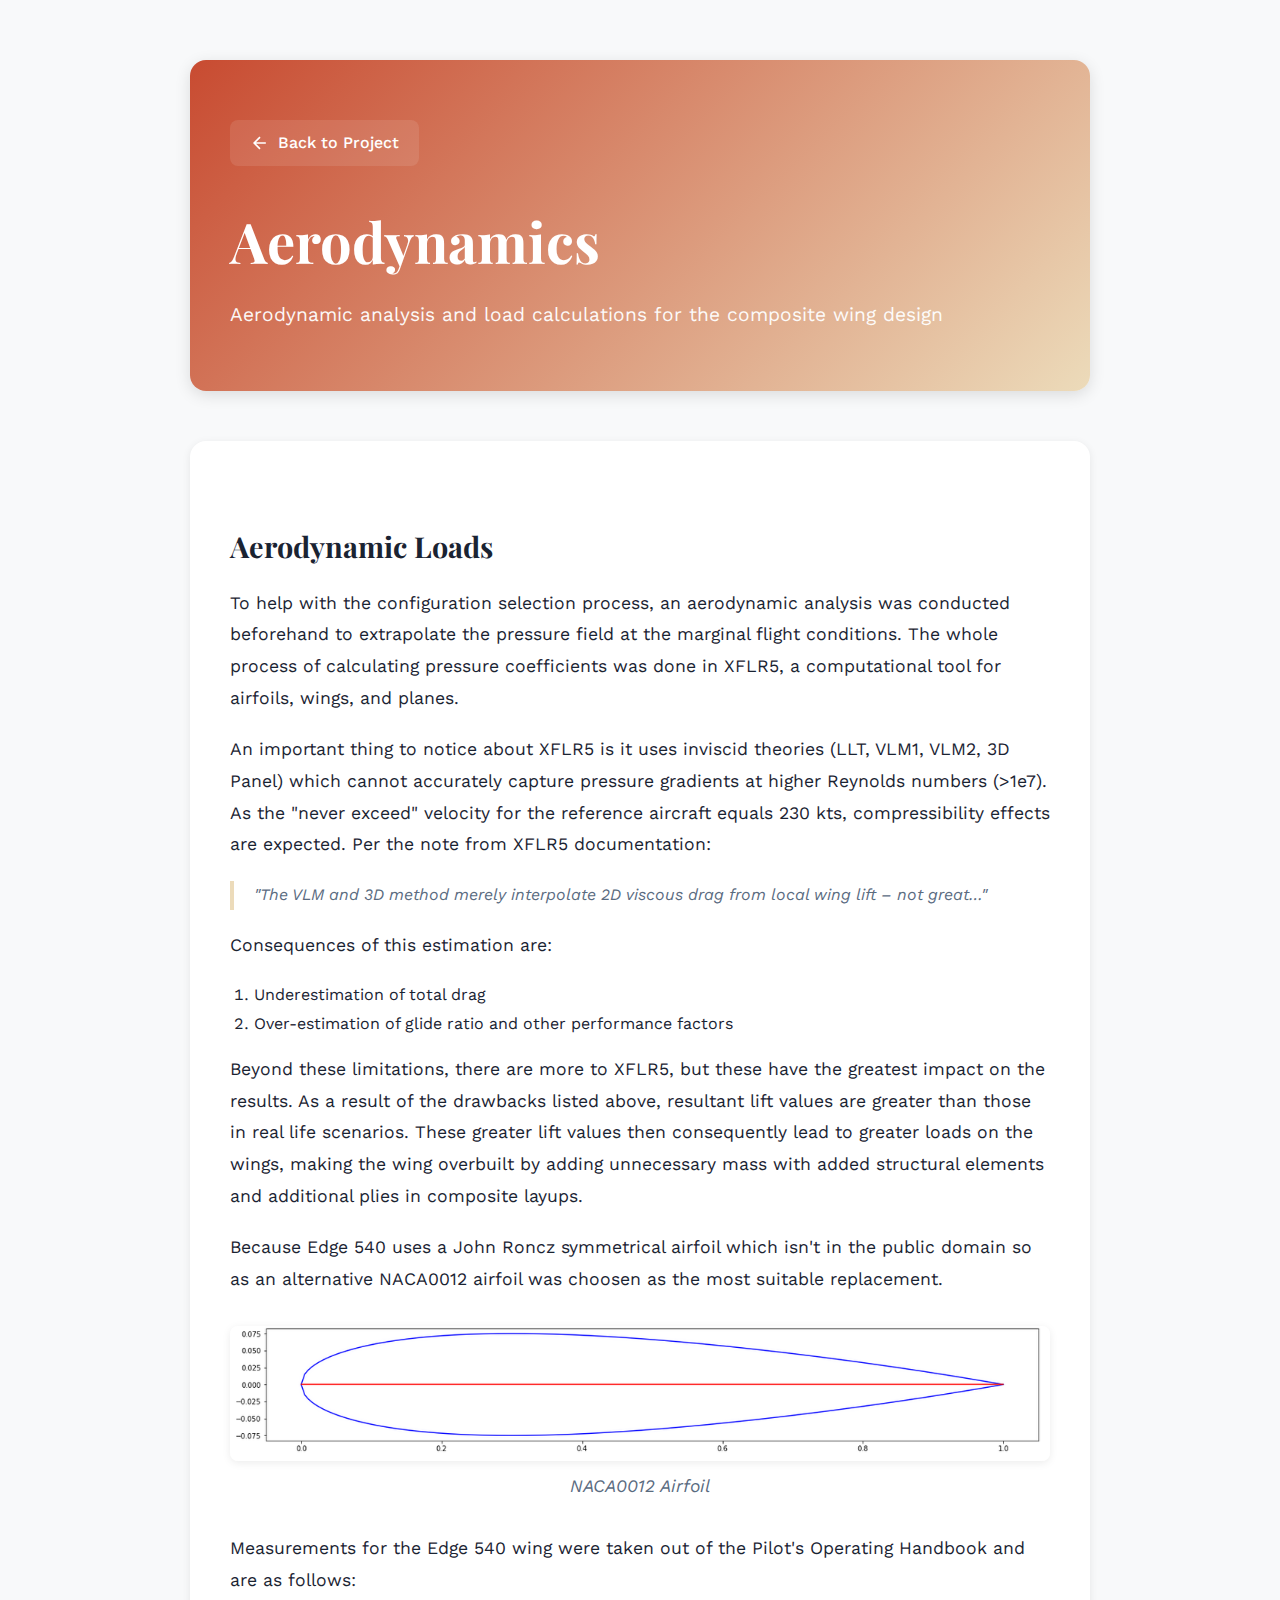
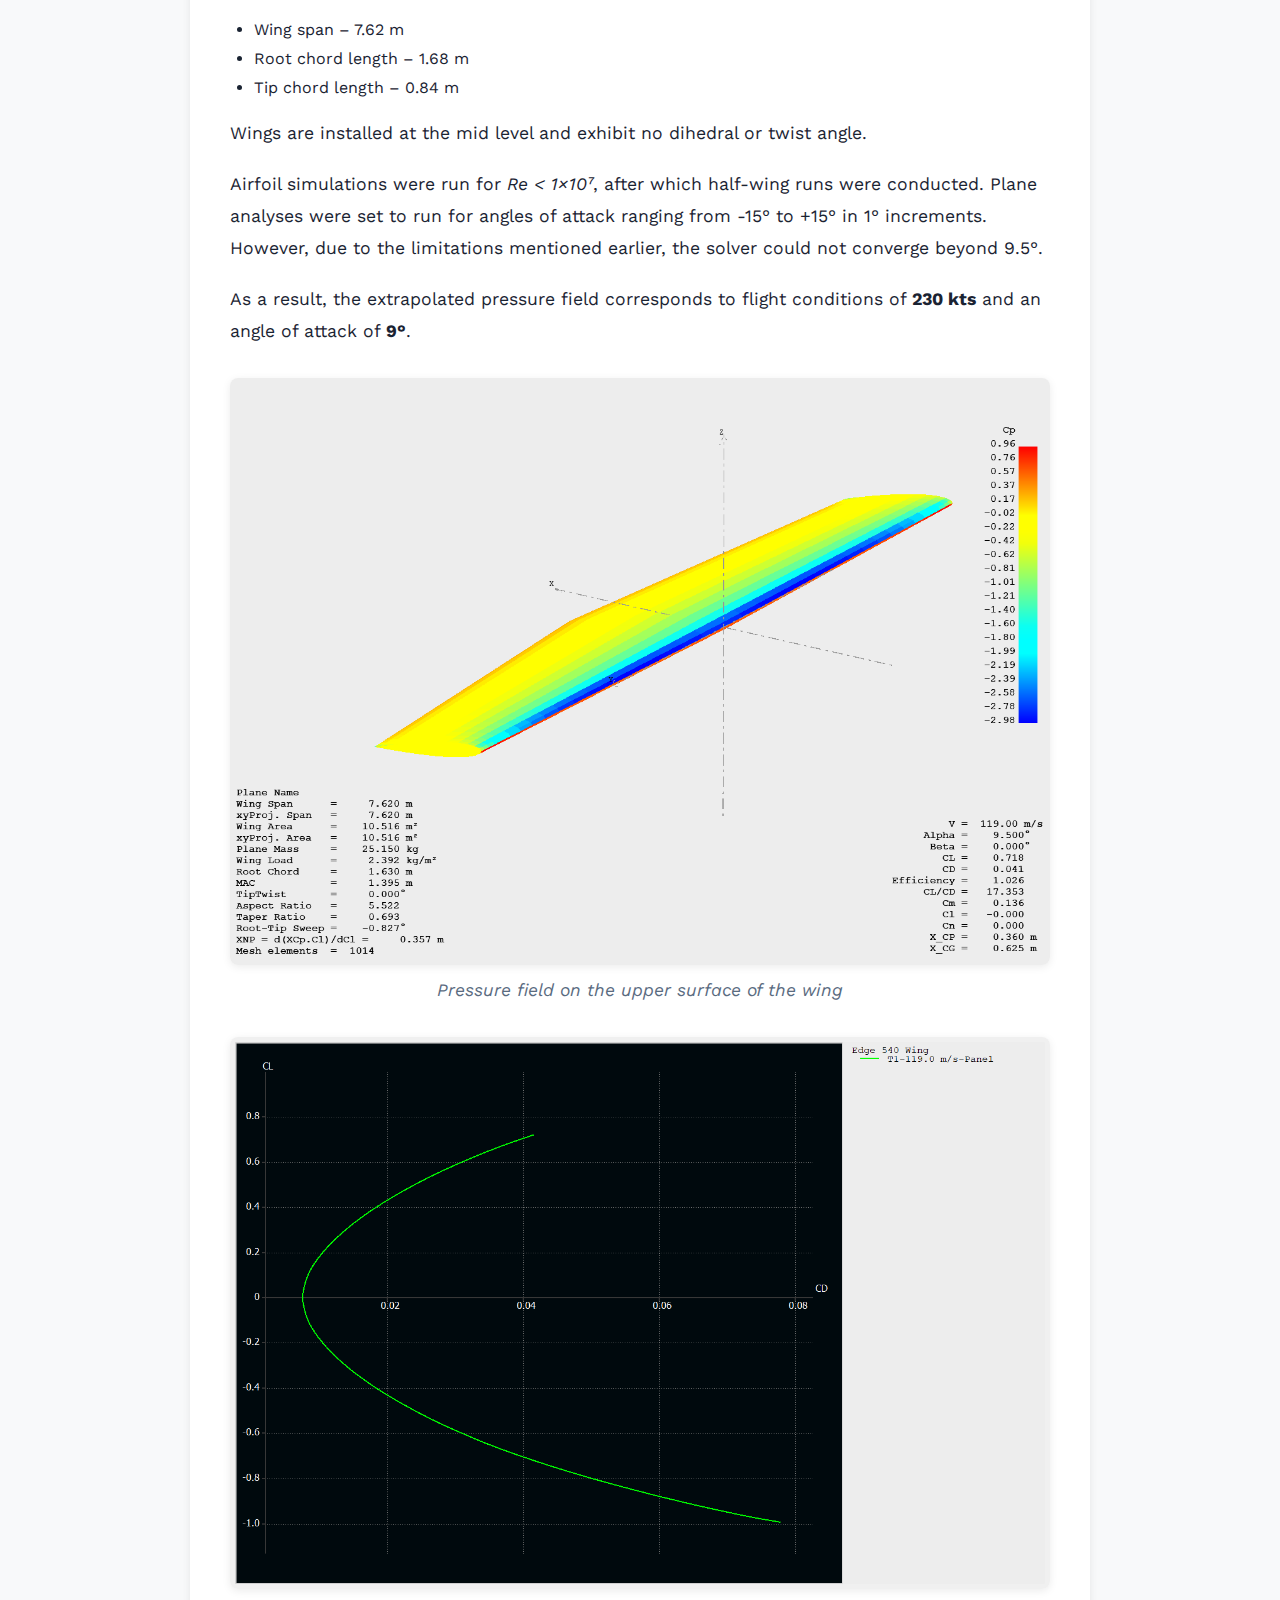
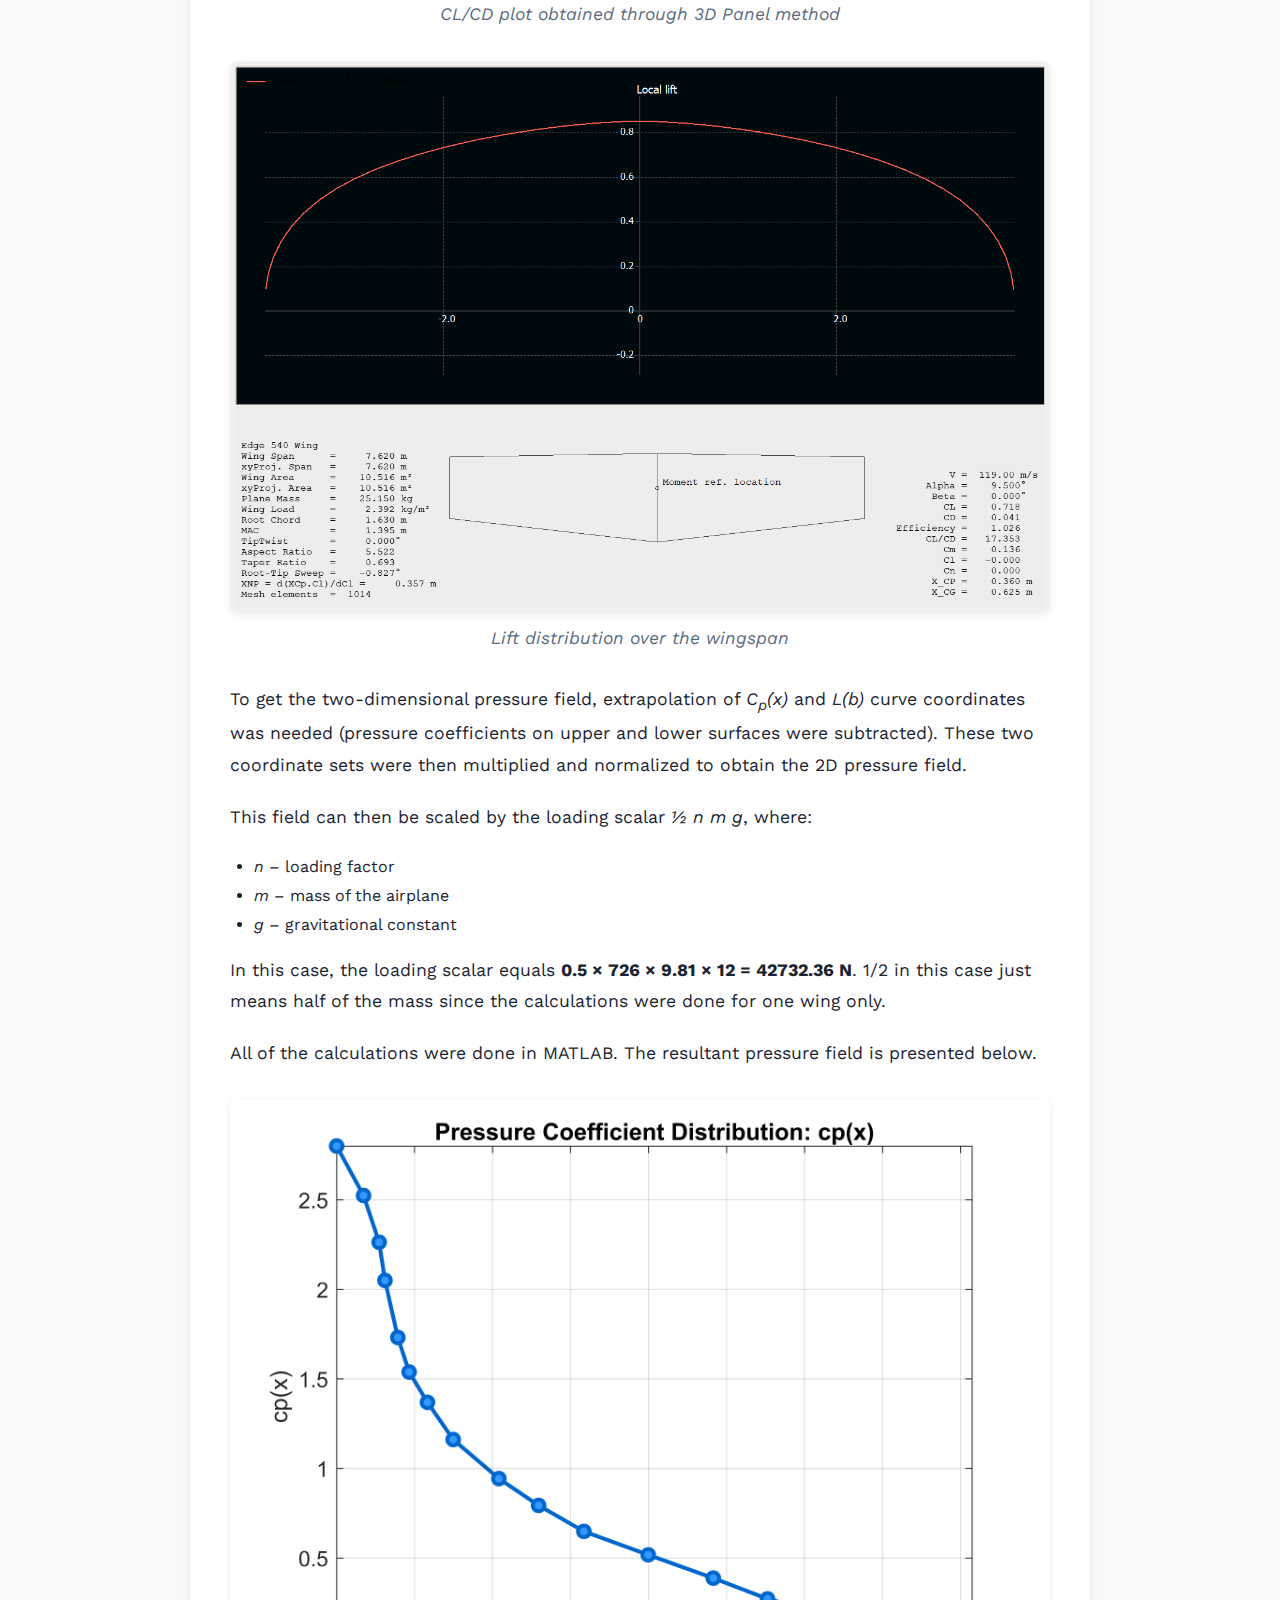
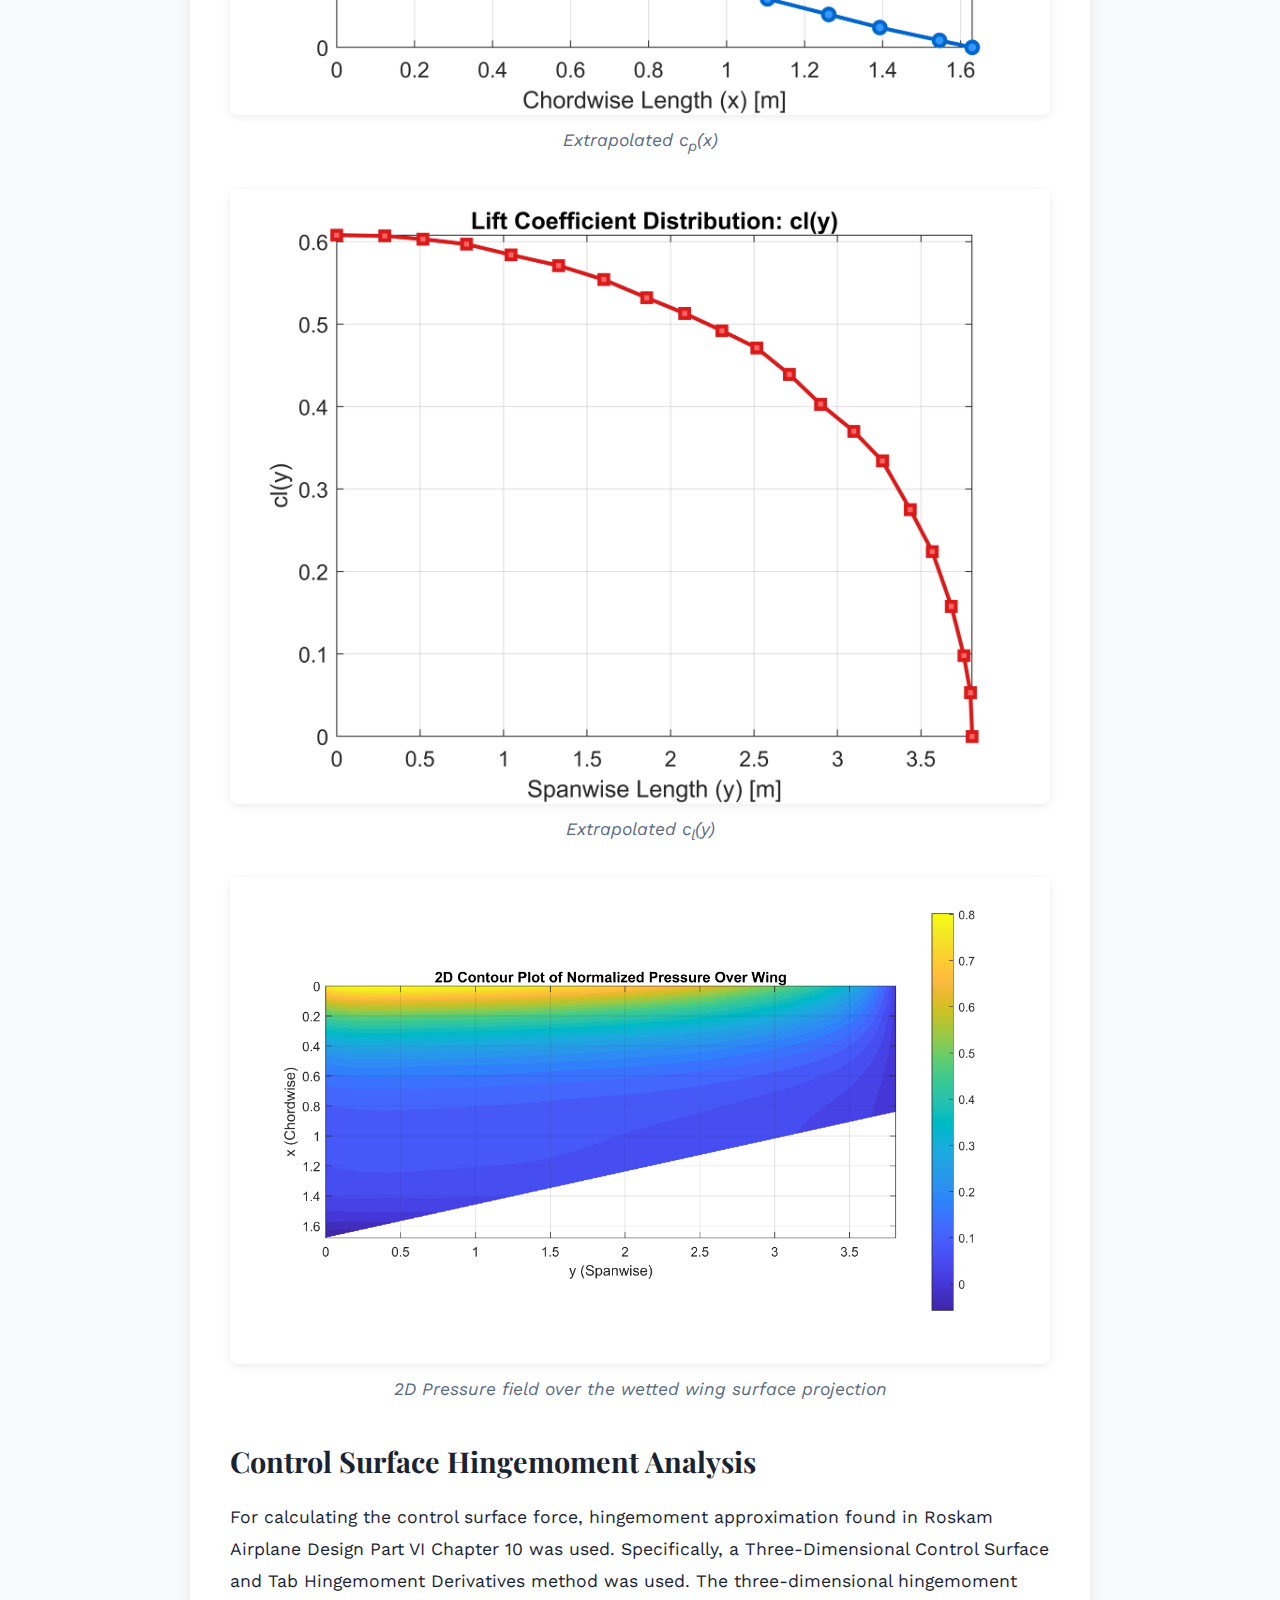
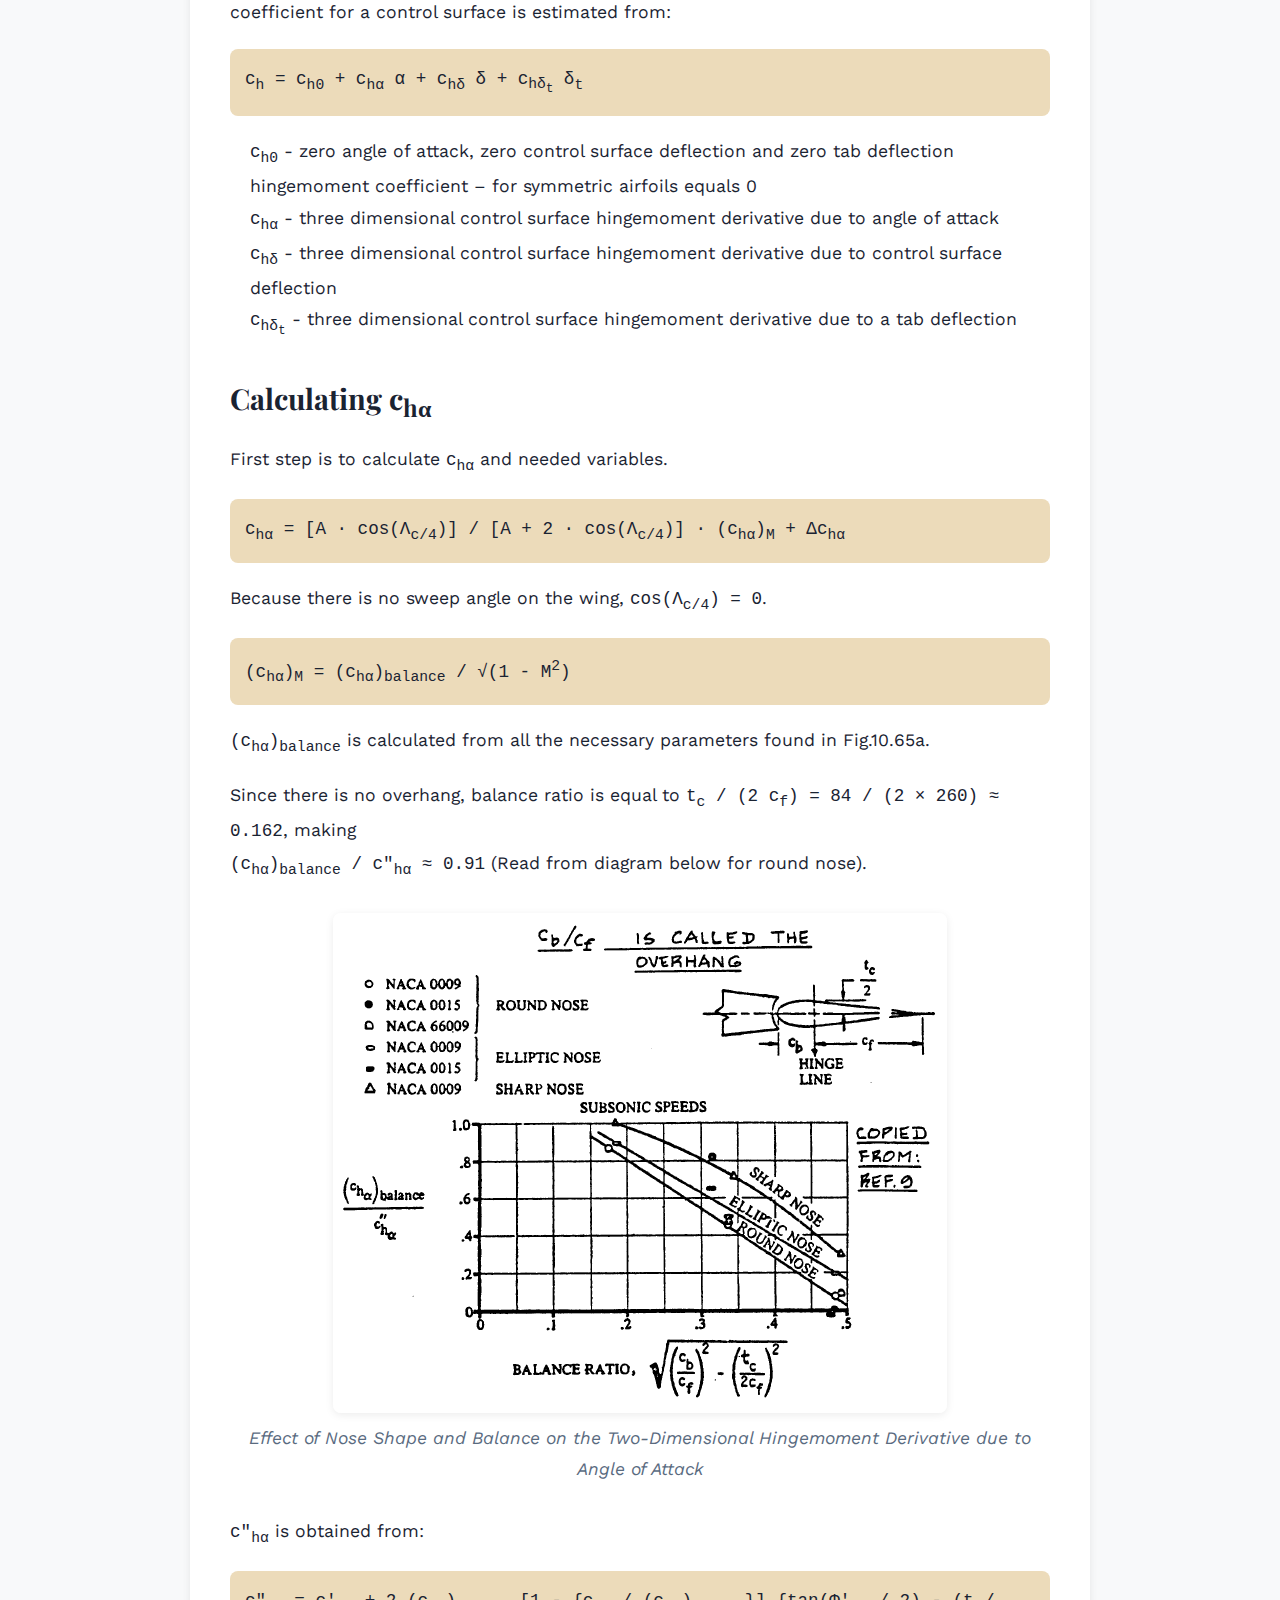
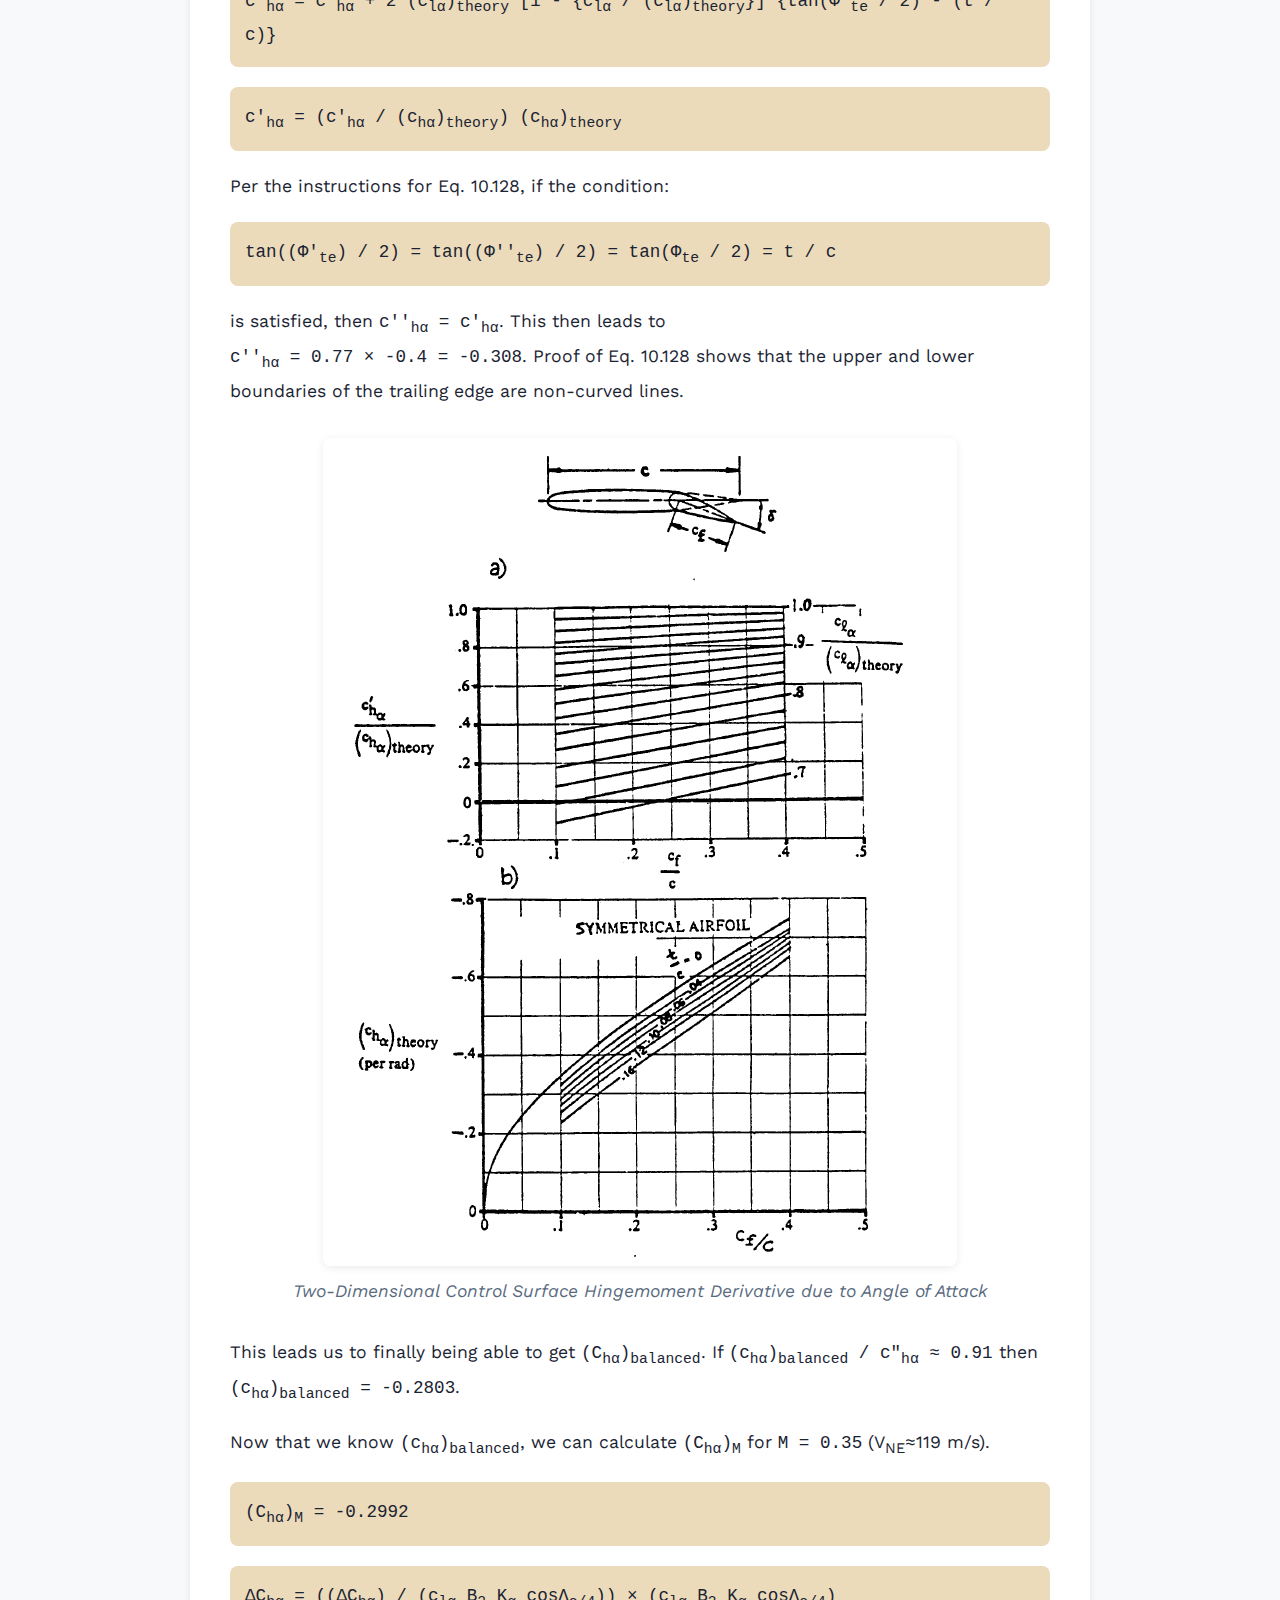
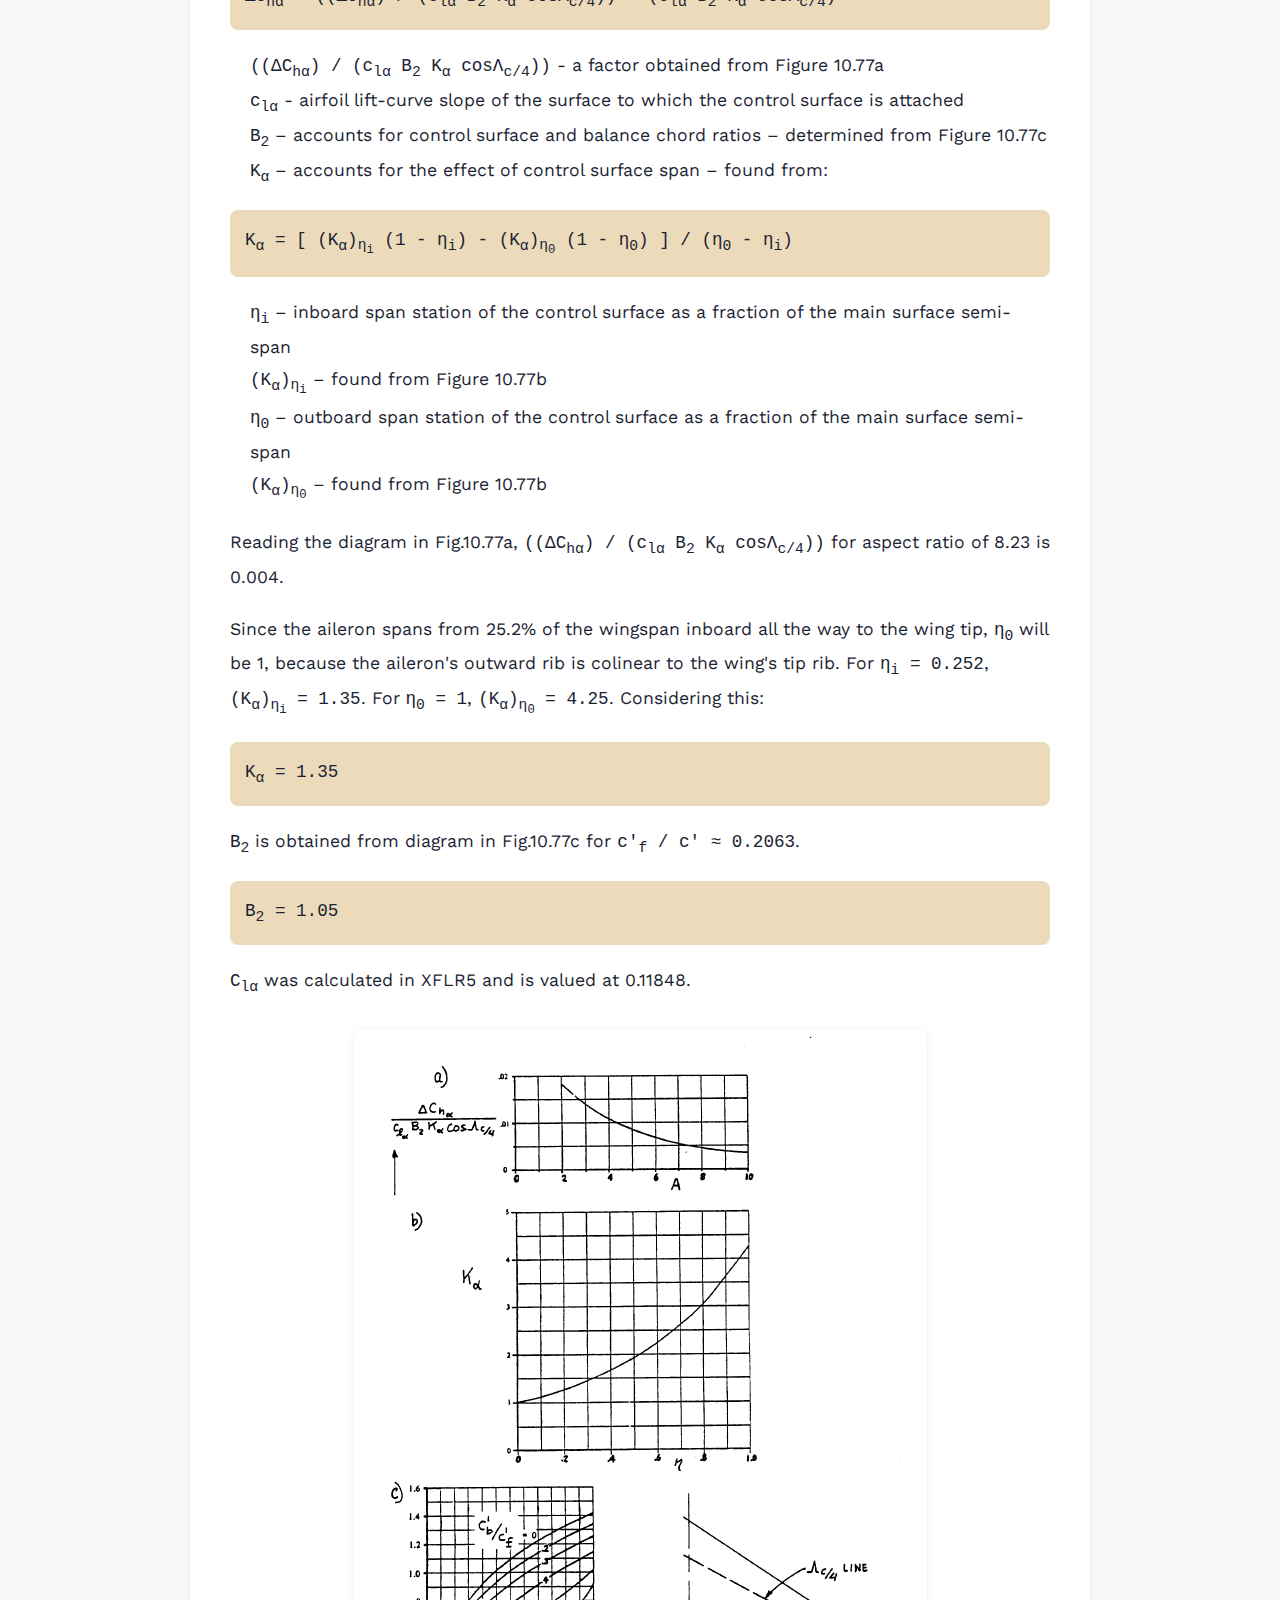
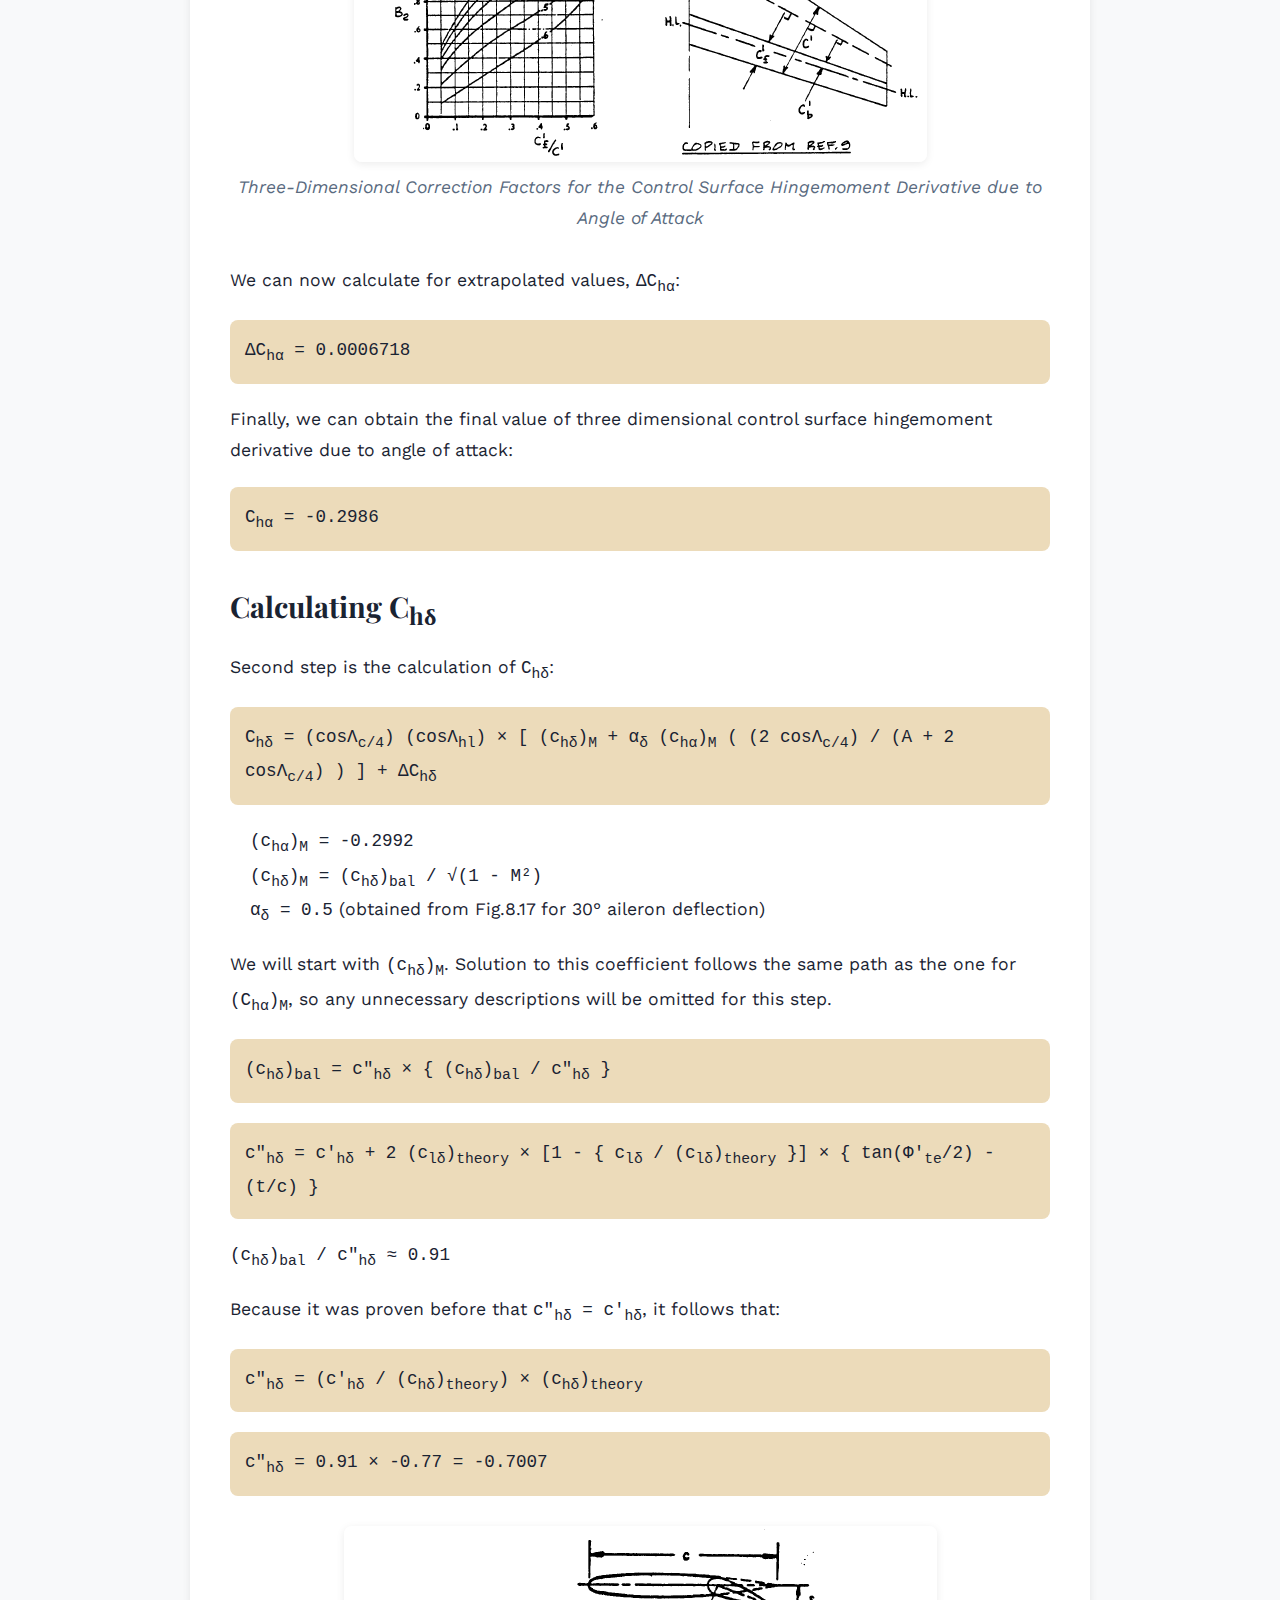
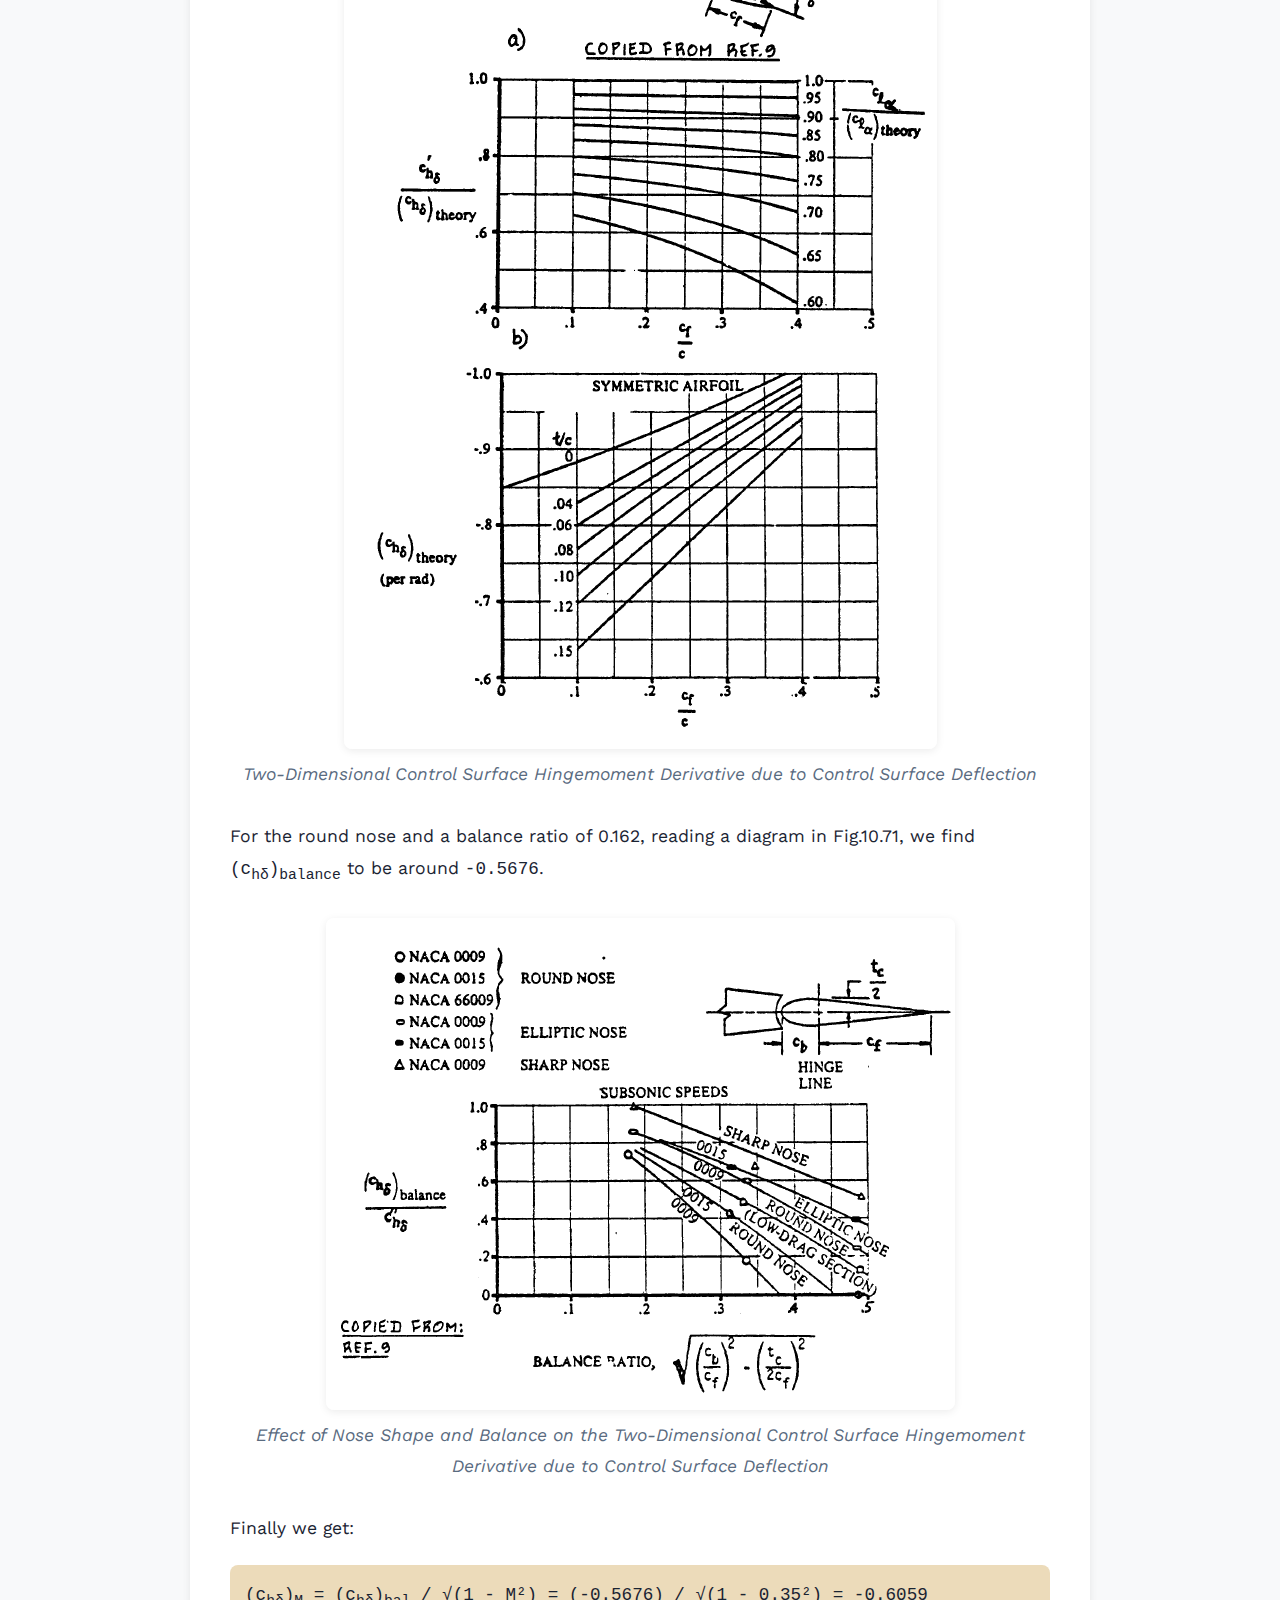
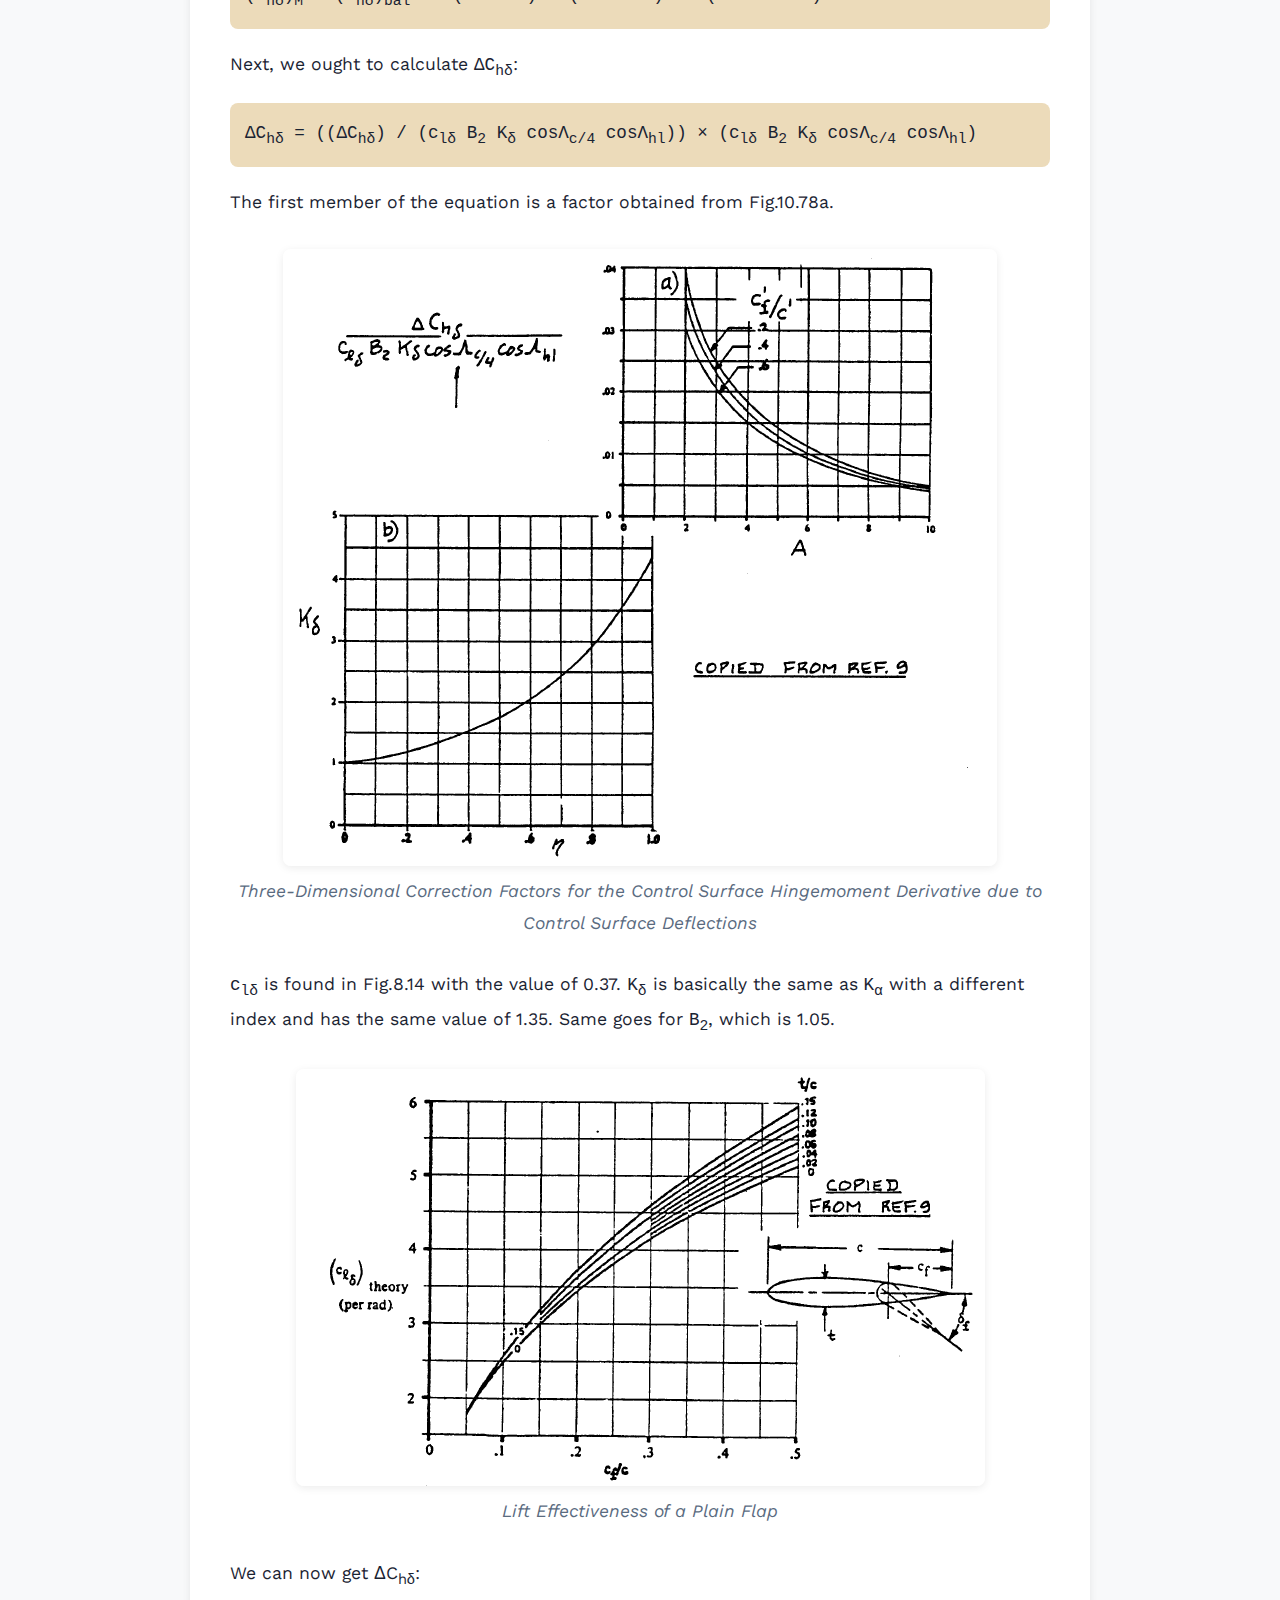
<file: composite_wing/aerodynamics.html>
<!DOCTYPE html>
<html lang="en">
<head>
    <meta charset="UTF-8">
    <meta name="viewport" content="width=device-width, initial-scale=1.0">
    <title>Aerodynamics - Composite Wing</title>
    <link rel="stylesheet" href="../styles.css">
    <link rel="preconnect" href="https://fonts.googleapis.com">
    <link rel="preconnect" href="https://fonts.gstatic.com" crossorigin>
    <link href="https://fonts.googleapis.com/css2?family=Playfair+Display:wght@700;900&family=Work+Sans:wght@400;500;600&display=swap" rel="stylesheet">
</head>
<body>
    <div class="container">
        <div class="chapter-content">
            <!-- Chapter Header -->
            <div class="chapter-header">
                <a href="index.html" class="back-link">
                    <svg width="20" height="20" viewBox="0 0 24 24" fill="none" stroke="currentColor" stroke-width="2">
                        <path d="M19 12H5M12 19l-7-7 7-7"/>
                    </svg>
                    Back to Project
                </a>
                
                <h1>Aerodynamics</h1>
                <p>Aerodynamic analysis and load calculations for the composite wing design</p>
            </div>

            <!-- Chapter Content -->
            <div class="chapter-body">
                <h2 id="loads">Aerodynamic Loads</h2>
                
                <p>
                    To help with the configuration selection process, an aerodynamic analysis was conducted beforehand to extrapolate the pressure field at the marginal flight conditions. The whole process of calculating pressure coefficients was done in XFLR5, a computational tool for airfoils, wings, and planes.
                </p>
                
                <p>
                    An important thing to notice about XFLR5 is it uses inviscid theories (LLT, VLM1, VLM2, 3D Panel) which cannot accurately capture pressure gradients at higher Reynolds numbers (&gt;1e7). As the "never exceed" velocity for the reference aircraft equals 230 kts, compressibility effects are expected. Per the note from XFLR5 documentation:
                </p>
                
                <blockquote style="border-left: 4px solid var(--color-accent-light); padding-left: 20px; margin: 20px 0; font-style: italic; color: var(--color-text-light);">
                    "The VLM and 3D method merely interpolate 2D viscous drag from local wing lift – not great…"
                </blockquote>
                
                <p>Consequences of this estimation are:</p>
                
                <ol style="padding-left: 1.5rem; margin: 15px 0;">
                    <li>Underestimation of total drag</li>
                    <li>Over-estimation of glide ratio and other performance factors</li>
                </ol>
                
                <p>
                    Beyond these limitations, there are more to XFLR5, but these have the greatest impact on the results. As a result of the drawbacks listed above, resultant lift values are greater than those in real life scenarios. These greater lift values then consequently lead to greater loads on the wings, making the wing overbuilt by adding unnecessary mass with added structural elements and additional plies in composite layups.
                </p>
                
                <p>
                    Because Edge 540 uses a John Roncz symmetrical airfoil which isn't in the public domain so as an alternative NACA0012 airfoil was choosen as the most suitable replacement.
                </p>
                
                <img src="photos/naca0012.png" alt="NACA0012 Airfoil" style="max-width: 100%; height: auto; display: block; margin: 30px auto; border-radius: 8px; box-shadow: var(--shadow-sm);" />
                <p style="color: var(--color-text-light); font-style: italic; text-align: center; margin-top: -20px; margin-bottom: 30px;">NACA0012 Airfoil</p>

                <p>Measurements for the Edge 540 wing were taken out of the Pilot's Operating Handbook and are as follows:</p>

                <ul style="list-style-type: disc; padding-left: 1.5rem; margin: 15px 0;">
                    <li>Wing span – 7.62 m</li>
                    <li>Root chord length – 1.68 m</li>
                    <li>Tip chord length – 0.84 m</li>
                </ul>

                <p>Wings are installed at the mid level and exhibit no dihedral or twist angle.</p>

                <p>
                    Airfoil simulations were run for <em>Re &lt; 1×10⁷</em>, after which half-wing runs were conducted. Plane analyses were set to run for angles of attack ranging from -15° to +15° in 1° increments. However, due to the limitations mentioned earlier, the solver could not converge beyond 9.5°.
                </p>

                <p>
                    As a result, the extrapolated pressure field corresponds to flight conditions of <strong>230 kts</strong> and an angle of attack of <strong>9°</strong>.
                </p>
                
                <img src="photos/pressure_9deg.png" alt="Pressure field on the upper surface of the wing" style="max-width: 100%; height: auto; display: block; margin: 30px auto; border-radius: 8px; box-shadow: var(--shadow-sm);" />
                <p style="color: var(--color-text-light); font-style: italic; text-align: center; margin-top: -20px; margin-bottom: 30px;">Pressure field on the upper surface of the wing</p>

                <img src="photos/CLCD.png" alt="CL/CD graph" style="max-width: 100%; height: auto; display: block; margin: 30px auto; border-radius: 8px; box-shadow: var(--shadow-sm);" />
                <p style="color: var(--color-text-light); font-style: italic; text-align: center; margin-top: -20px; margin-bottom: 30px;">CL/CD plot obtained through 3D Panel method</p>

                <img src="photos/Lwingspan.png" alt="Lift plot" style="max-width: 100%; height: auto; display: block; margin: 30px auto; border-radius: 8px; box-shadow: var(--shadow-sm);" />
                <p style="color: var(--color-text-light); font-style: italic; text-align: center; margin-top: -20px; margin-bottom: 30px;">Lift distribution over the wingspan</p>

                <p>
                    To get the two-dimensional pressure field, extrapolation of <em>C<sub>p</sub>(x)</em> and <em>L(b)</em> curve coordinates was needed (pressure coefficients on upper and lower surfaces were subtracted). These two coordinate sets were then multiplied and normalized to obtain the 2D pressure field.
                </p>

                <p>This field can then be scaled by the loading scalar <em>½ n m g</em>, where:</p>

                <ul style="list-style-type: disc; padding-left: 1.5rem; margin: 15px 0;">
                    <li><em>n</em> – loading factor</li>
                    <li><em>m</em> – mass of the airplane</li>
                    <li><em>g</em> – gravitational constant</li>
                </ul>

                <p>
                    In this case, the loading scalar equals <strong>0.5 × 726 × 9.81 × 12 = 42732.36 N</strong>. 1/2 in this case just means half of the mass since the calculations were done for one wing only.
                </p>

                <p>All of the calculations were done in MATLAB. The resultant pressure field is presented below.</p>

                <img src="photos/cpxFitted.png" alt="cp(x) graph" style="max-width: 100%; height: auto; display: block; margin: 30px auto; border-radius: 8px; box-shadow: var(--shadow-sm);" />
                <p style="color: var(--color-text-light); font-style: italic; text-align: center; margin-top: -20px; margin-bottom: 30px;">Extrapolated c<sub>p</sub>(x)</p>

                <img src="photos/clFitted.png" alt="CL/CD graph" style="max-width: 100%; height: auto; display: block; margin: 30px auto; border-radius: 8px; box-shadow: var(--shadow-sm);" />
                <p style="color: var(--color-text-light); font-style: italic; text-align: center; margin-top: -20px; margin-bottom: 30px;">Extrapolated c<sub>l</sub>(y)</p>

                <img src="photos/PressureField.png" alt="pressure field" style="max-width: 100%; height: auto; display: block; margin: 30px auto; border-radius: 8px; box-shadow: var(--shadow-sm);" />
                <p style="color: var(--color-text-light); font-style: italic; text-align: center; margin-top: -20px; margin-bottom: 30px;">2D Pressure field over the wetted wing surface projection</p>

                <h2>Control Surface Hingemoment Analysis</h2>

                <p>
                    For calculating the control surface force, hingemoment approximation found in Roskam Airplane Design Part VI Chapter 10 was used. Specifically, a Three-Dimensional Control Surface and Tab Hingemoment Derivatives method was used. The three-dimensional hingemoment coefficient for a control surface is estimated from:
                </p>

                <p style="background-color: var(--color-accent-light); padding: 15px; border-radius: 8px; font-family: 'Courier New', monospace; margin: 20px 0;">
                    c<sub>h</sub> = c<sub>h0</sub> + c<sub>hα</sub> α + c<sub>hδ</sub> δ + c<sub>hδ<sub>t</sub></sub> δ<sub>t</sub>
                </p>

                <p style="margin-left: 20px;">
                    <code>c<sub>h0</sub></code> - zero angle of attack, zero control surface deflection and zero tab deflection hingemoment coefficient – for symmetric airfoils equals 0<br>
                    <code>c<sub>hα</sub></code> - three dimensional control surface hingemoment derivative due to angle of attack<br>
                    <code>c<sub>hδ</sub></code> - three dimensional control surface hingemoment derivative due to control surface deflection<br>
                    <code>c<sub>hδ<sub>t</sub></sub></code> - three dimensional control surface hingemoment derivative due to a tab deflection
                </p>

                <h2>Calculating c<sub>hα</sub></h2>

                <p>First step is to calculate <code>c<sub>hα</sub></code> and needed variables.</p>

                <p style="background-color: var(--color-accent-light); padding: 15px; border-radius: 8px; font-family: 'Courier New', monospace; margin: 20px 0;">
                    c<sub>hα</sub> = [A · cos(Λ<sub>c/4</sub>)] / [A + 2 · cos(Λ<sub>c/4</sub>)] · (c<sub>hα</sub>)<sub>M</sub> + Δc<sub>hα</sub>
                </p>

                <p>Because there is no sweep angle on the wing, <code>cos(Λ<sub>c/4</sub>) = 0</code>.</p>

                <p style="background-color: var(--color-accent-light); padding: 15px; border-radius: 8px; font-family: 'Courier New', monospace; margin: 20px 0;">
                    (c<sub>hα</sub>)<sub>M</sub> = (c<sub>hα</sub>)<sub>balance</sub> / √(1 - M<sup>2</sup>)
                </p>

                <p><code>(c<sub>hα</sub>)<sub>balance</sub></code> is calculated from all the necessary parameters found in Fig.10.65a.</p>

                <p>
                    Since there is no overhang, balance ratio is equal to <code>t<sub>c</sub> / (2 c<sub>f</sub>) = 84 / (2 × 260) ≈ 0.162</code>, making<br>
                    <code>(c<sub>hα</sub>)<sub>balance</sub> / c"<sub>hα</sub> ≈ 0.91</code> (Read from diagram below for round nose).
                </p>

                <img src="photos/nose_aoa.png" alt="nose aoa" style="max-width: 100%; height: auto; display: block; margin: 30px auto; border-radius: 8px; box-shadow: var(--shadow-sm);" />
                <p style="color: var(--color-text-light); font-style: italic; text-align: center; margin-top: -20px; margin-bottom: 30px;">Effect of Nose Shape and Balance on the Two-Dimensional Hingemoment Derivative due to Angle of Attack</p>

                <p><code>c"<sub>hα</sub></code> is obtained from:</p>

                <p style="background-color: var(--color-accent-light); padding: 15px; border-radius: 8px; font-family: 'Courier New', monospace; margin: 20px 0;">
                    c"<sub>hα</sub> = c'<sub>hα</sub> + 2 (c<sub>lα</sub>)<sub>theory</sub> [1 - {c<sub>lα</sub> / (c<sub>lα</sub>)<sub>theory</sub>}] {tan(Φ'<sub>te</sub> / 2) - (t / c)}
                </p>

                <p style="background-color: var(--color-accent-light); padding: 15px; border-radius: 8px; font-family: 'Courier New', monospace; margin: 20px 0;">
                    c'<sub>hα</sub> = (c'<sub>hα</sub> / (c<sub>hα</sub>)<sub>theory</sub>) (c<sub>hα</sub>)<sub>theory</sub>
                </p>

                <p>Per the instructions for Eq. 10.128, if the condition:</p>

                <p style="background-color: var(--color-accent-light); padding: 15px; border-radius: 8px; font-family: 'Courier New', monospace; margin: 20px 0;">
                    tan((Φ'<sub>te</sub>) / 2) = tan((Φ''<sub>te</sub>) / 2) = tan(Φ<sub>te</sub> / 2) = t / c
                </p>

                <p>
                    is satisfied, then <code>c''<sub>hα</sub> = c'<sub>hα</sub></code>. This then leads to<br>
                    <code>c''<sub>hα</sub> = 0.77 × -0.4 = -0.308</code>. Proof of Eq. 10.128 shows that the upper and lower boundaries of the trailing edge are non-curved lines.
                </p>

                <img src="photos/derivative_aoa.png" alt="derivative aoa" style="max-width: 100%; height: auto; display: block; margin: 30px auto; border-radius: 8px; box-shadow: var(--shadow-sm);" />
                <p style="color: var(--color-text-light); font-style: italic; text-align: center; margin-top: -20px; margin-bottom: 30px;">Two-Dimensional Control Surface Hingemoment Derivative due to Angle of Attack</p>

                <p>This leads us to finally being able to get <code>(C<sub>hα</sub>)<sub>balanced</sub></code>. If <code>(c<sub>hα</sub>)<sub>balanced</sub> / c"<sub>hα</sub> ≈ 0.91</code> then <code>(c<sub>hα</sub>)<sub>balanced</sub> = -0.2803</code>.</p>

                <p>Now that we know <code>(c<sub>hα</sub>)<sub>balanced</sub></code>, we can calculate <code>(C<sub>hα</sub>)<sub>M</sub></code> for <code>M = 0.35</code> (V<sub>NE</sub>≈119 m/s).</p>

                <p style="background-color: var(--color-accent-light); padding: 15px; border-radius: 8px; font-family: 'Courier New', monospace; margin: 20px 0;">
                    (C<sub>hα</sub>)<sub>M</sub> = -0.2992
                </p>

                <p style="background-color: var(--color-accent-light); padding: 15px; border-radius: 8px; font-family: 'Courier New', monospace; margin: 20px 0;">
                    ΔC<sub>hα</sub> = ((ΔC<sub>hα</sub>) / (c<sub>lα</sub> B<sub>2</sub> K<sub>α</sub> cosΛ<sub>c/4</sub>)) × (c<sub>lα</sub> B<sub>2</sub> K<sub>α</sub> cosΛ<sub>c/4</sub>)
                </p>

                <p style="margin-left: 20px;">
                    <code>((ΔC<sub>hα</sub>) / (c<sub>lα</sub> B<sub>2</sub> K<sub>α</sub> cosΛ<sub>c/4</sub>))</code> - a factor obtained from Figure 10.77a<br>
                    <code>c<sub>lα</sub></code> - airfoil lift-curve slope of the surface to which the control surface is attached<br>
                    <code>B<sub>2</sub></code> – accounts for control surface and balance chord ratios – determined from Figure 10.77c<br>
                    <code>K<sub>α</sub></code> – accounts for the effect of control surface span – found from:
                </p>

                <p style="background-color: var(--color-accent-light); padding: 15px; border-radius: 8px; font-family: 'Courier New', monospace; margin: 20px 0;">
                    K<sub>α</sub> = [ (K<sub>α</sub>)<sub>η<sub>i</sub></sub> (1 - η<sub>i</sub>) - (K<sub>α</sub>)<sub>η<sub>0</sub></sub> (1 - η<sub>0</sub>) ] / (η<sub>0</sub> - η<sub>i</sub>)
                </p>

                <p style="margin-left: 20px;">
                    <code>η<sub>i</sub></code> – inboard span station of the control surface as a fraction of the main surface semi-span<br>
                    <code>(K<sub>α</sub>)<sub>η<sub>i</sub></sub></code> – found from Figure 10.77b<br>
                    <code>η<sub>0</sub></code> – outboard span station of the control surface as a fraction of the main surface semi-span<br>
                    <code>(K<sub>α</sub>)<sub>η<sub>0</sub></sub></code> – found from Figure 10.77b
                </p>

                <p>Reading the diagram in Fig.10.77a, <code>((ΔC<sub>hα</sub>) / (c<sub>lα</sub> B<sub>2</sub> K<sub>α</sub> cosΛ<sub>c/4</sub>))</code> for aspect ratio of 8.23 is 0.004.</p>

                <p>Since the aileron spans from 25.2% of the wingspan inboard all the way to the wing tip, <code>η<sub>0</sub></code> will be 1, because the aileron's outward rib is colinear to the wing's tip rib. For <code>η<sub>i</sub> = 0.252</code>, <code>(K<sub>α</sub>)<sub>η<sub>i</sub></sub> = 1.35</code>. For <code>η<sub>0</sub> = 1</code>, <code>(K<sub>α</sub>)<sub>η<sub>0</sub></sub> = 4.25</code>. Considering this:</p>

                <p style="background-color: var(--color-accent-light); padding: 15px; border-radius: 8px; font-family: 'Courier New', monospace; margin: 20px 0;">
                    K<sub>α</sub> = 1.35
                </p>

                <p><code>B<sub>2</sub></code> is obtained from diagram in Fig.10.77c for <code>c'<sub>f</sub> / c' ≈ 0.2063</code>.</p>

                <p style="background-color: var(--color-accent-light); padding: 15px; border-radius: 8px; font-family: 'Courier New', monospace; margin: 20px 0;">
                    B<sub>2</sub> = 1.05
                </p>

                <p><code>C<sub>lα</sub></code> was calculated in XFLR5 and is valued at 0.11848.</p>

                <img src="photos/corr_factors_aoa.png" alt="corr factors aoa" style="max-width: 100%; height: auto; display: block; margin: 30px auto; border-radius: 8px; box-shadow: var(--shadow-sm);" />
                <p style="color: var(--color-text-light); font-style: italic; text-align: center; margin-top: -20px; margin-bottom: 30px;">Three-Dimensional Correction Factors for the Control Surface Hingemoment Derivative due to Angle of Attack</p>

                <p>We can now calculate for extrapolated values, <code>ΔC<sub>hα</sub></code>:</p>
                
                <p style="background-color: var(--color-accent-light); padding: 15px; border-radius: 8px; font-family: 'Courier New', monospace; margin: 20px 0;">
                    ΔC<sub>hα</sub> = 0.0006718
                </p>
                
                <p>Finally, we can obtain the final value of three dimensional control surface hingemoment derivative due to angle of attack:</p>
                
                <p style="background-color: var(--color-accent-light); padding: 15px; border-radius: 8px; font-family: 'Courier New', monospace; margin: 20px 0;">
                    C<sub>hα</sub> = -0.2986
                </p>

                <h2>Calculating C<sub>hδ</sub></h2>

                <p>Second step is the calculation of <code>C<sub>hδ</sub></code>:</p>

                <p style="background-color: var(--color-accent-light); padding: 15px; border-radius: 8px; font-family: 'Courier New', monospace; margin: 20px 0;">
                    C<sub>hδ</sub> = (cosΛ<sub>c/4</sub>) (cosΛ<sub>hl</sub>) × [ (c<sub>hδ</sub>)<sub>M</sub> + α<sub>δ</sub> (c<sub>hα</sub>)<sub>M</sub> ( (2 cosΛ<sub>c/4</sub>) / (A + 2 cosΛ<sub>c/4</sub>) ) ] + ΔC<sub>hδ</sub>
                </p>

                <p style="margin-left: 20px;">
                    <code>(c<sub>hα</sub>)<sub>M</sub> = -0.2992</code><br>
                    <code>(c<sub>hδ</sub>)<sub>M</sub> = (c<sub>hδ</sub>)<sub>bal</sub> / √(1 - M²)</code><br>
                    <code>α<sub>δ</sub> = 0.5</code> (obtained from Fig.8.17 for 30° aileron deflection)
                </p>

                <p>We will start with <code>(c<sub>hδ</sub>)<sub>M</sub></code>. Solution to this coefficient follows the same path as the one for <code>(C<sub>hα</sub>)<sub>M</sub></code>, so any unnecessary descriptions will be omitted for this step.</p>

                <p style="background-color: var(--color-accent-light); padding: 15px; border-radius: 8px; font-family: 'Courier New', monospace; margin: 20px 0;">
                    (c<sub>hδ</sub>)<sub>bal</sub> = c"<sub>hδ</sub> × { (c<sub>hδ</sub>)<sub>bal</sub> / c"<sub>hδ</sub> }
                </p>

                <p style="background-color: var(--color-accent-light); padding: 15px; border-radius: 8px; font-family: 'Courier New', monospace; margin: 20px 0;">
                    c"<sub>hδ</sub> = c'<sub>hδ</sub> + 2 (c<sub>lδ</sub>)<sub>theory</sub> × [1 - { c<sub>lδ</sub> / (c<sub>lδ</sub>)<sub>theory</sub> }] × { tan(Φ'<sub>te</sub>/2) - (t/c) }
                </p>

                <p><code>(c<sub>hδ</sub>)<sub>bal</sub> / c"<sub>hδ</sub> ≈ 0.91</code></p>

                <p>Because it was proven before that <code>c"<sub>hδ</sub> = c'<sub>hδ</sub></code>, it follows that:</p>

                <p style="background-color: var(--color-accent-light); padding: 15px; border-radius: 8px; font-family: 'Courier New', monospace; margin: 20px 0;">
                    c"<sub>hδ</sub> = (c'<sub>hδ</sub> / (c<sub>hδ</sub>)<sub>theory</sub>) × (c<sub>hδ</sub>)<sub>theory</sub>
                </p>

                <p style="background-color: var(--color-accent-light); padding: 15px; border-radius: 8px; font-family: 'Courier New', monospace; margin: 20px 0;">
                    c"<sub>hδ</sub> = 0.91 × -0.77 = -0.7007
                </p>

                <img src="photos/derivative_defl.png" alt="derivative defl" style="max-width: 100%; height: auto; display: block; margin: 30px auto; border-radius: 8px; box-shadow: var(--shadow-sm);" />
                <p style="color: var(--color-text-light); font-style: italic; text-align: center; margin-top: -20px; margin-bottom: 30px;">Two-Dimensional Control Surface Hingemoment Derivative due to Control Surface Deflection</p>

                <p>For the round nose and a balance ratio of 0.162, reading a diagram in Fig.10.71, we find <code>(c<sub>hδ</sub>)<sub>balance</sub></code> to be around <code>-0.5676</code>.</p>

                <img src="photos/nose_defl.png" alt="nose defl" style="max-width: 100%; height: auto; display: block; margin: 30px auto; border-radius: 8px; box-shadow: var(--shadow-sm);" />
                <p style="color: var(--color-text-light); font-style: italic; text-align: center; margin-top: -20px; margin-bottom: 30px;">Effect of Nose Shape and Balance on the Two-Dimensional Control Surface Hingemoment Derivative due to Control Surface Deflection</p>

                <p>Finally we get:</p>
                
                <p style="background-color: var(--color-accent-light); padding: 15px; border-radius: 8px; font-family: 'Courier New', monospace; margin: 20px 0;">
                    (c<sub>hδ</sub>)<sub>M</sub> = (c<sub>hδ</sub>)<sub>bal</sub> / √(1 - M²) = (-0.5676) / √(1 - 0.35²) = -0.6059
                </p>

                <p>Next, we ought to calculate <code>ΔC<sub>hδ</sub></code>:</p>
                
                <p style="background-color: var(--color-accent-light); padding: 15px; border-radius: 8px; font-family: 'Courier New', monospace; margin: 20px 0;">
                    ΔC<sub>hδ</sub> = ((ΔC<sub>hδ</sub>) / (c<sub>lδ</sub> B<sub>2</sub> K<sub>δ</sub> cosΛ<sub>c/4</sub> cosΛ<sub>hl</sub>)) × (c<sub>lδ</sub> B<sub>2</sub> K<sub>δ</sub> cosΛ<sub>c/4</sub> cosΛ<sub>hl</sub>)
                </p>

                <p>The first member of the equation is a factor obtained from Fig.10.78a.</p>

                <img src="photos/corr_factors_defl.png" alt="corr factors defl" style="max-width: 100%; height: auto; display: block; margin: 30px auto; border-radius: 8px; box-shadow: var(--shadow-sm);" />
                <p style="color: var(--color-text-light); font-style: italic; text-align: center; margin-top: -20px; margin-bottom: 30px;">Three-Dimensional Correction Factors for the Control Surface Hingemoment Derivative due to Control Surface Deflections</p>

                <p><code>c<sub>lδ</sub></code> is found in Fig.8.14 with the value of 0.37. <code>K<sub>δ</sub></code> is basically the same as <code>K<sub>α</sub></code> with a different index and has the same value of 1.35. Same goes for <code>B<sub>2</sub></code>, which is 1.05.</p>

                <img src="photos/flap_eff.png" alt="flap eff" style="max-width: 100%; height: auto; display: block; margin: 30px auto; border-radius: 8px; box-shadow: var(--shadow-sm);" />
                <p style="color: var(--color-text-light); font-style: italic; text-align: center; margin-top: -20px; margin-bottom: 30px;">Lift Effectiveness of a Plain Flap</p>

                <p>We can now get ΔC<sub>hδ</sub>:</p>
                
                <p style="background-color: var(--color-accent-light); padding: 15px; border-radius: 8px; font-family: 'Courier New', monospace; margin: 20px 0;">
                    ΔC<sub>hδ</sub> = 0.009 × 0.37 × 1.05 × 1 = 0.00349
                </p>

                <p>Lastly,</p>
                
                <p style="background-color: var(--color-accent-light); padding: 15px; border-radius: 8px; font-family: 'Courier New', monospace; margin: 20px 0;">
                    C<sub>hδ</sub> = 1 × [ -0.6059 + 0.5 × (-0.2992) × (2 / (8.23 + 2)) ] + 0.00349<br>
                    C<sub>hδ</sub> = -0.6314
                </p>

                <p>Since tab isn't considered in the design, three-dimensional control surface hingemoment derivative due to a tab deflection will be considered zero.</p>

                <h2>Final Results</h2>

                <p>After calculating the needed coefficients, we get estimated total three-dimensional hingemoment coefficient for a control surface:</p>
                
                <p style="background-color: var(--color-accent-light); padding: 15px; border-radius: 8px; font-family: 'Courier New', monospace; margin: 20px 0;">
                    C<sub>h</sub> = C<sub>hα</sub> α + C<sub>hδ</sub> δ = -0.2986 × 0.1658 - 0.7239 × 0.5236<br>
                    C<sub>h</sub> = -0.4285
                </p>

                <p>Negative coefficient value means the moment is acting opposite to the direction of the control surface deflection. Basically, the force acting upon the control surface wants it to return to the neutral position.</p>

                <p>If hingemoment equals:</p>
                
                <p style="background-color: var(--color-accent-light); padding: 15px; border-radius: 8px; font-family: 'Courier New', monospace; margin: 20px 0;">
                    M<sub>hinge</sub> = (1/2) ρ<sub>∞</sub> v<sub>∞</sub><sup>2</sup> S<sub>aileron</sub> MAC<sub>aileron</sub> C<sub>h</sub><br>
                    ρ<sub>∞</sub> = 1.225 kg/m<sup>3</sup><br>
                    v<sub>∞</sub> = 119 m/s<br>
                    S<sub>aileron</sub> = 0.9868125 m<sup>2</sup><br>
                    MAC<sub>aileron</sub> = 0.34625 m<br>
                    |M<sub>hinge</sub>| = 1269.92 Nm
                </p>

                <p>Force on hinge:</p>
                
                <p style="background-color: var(--color-accent-light); padding: 15px; border-radius: 8px; font-family: 'Courier New', monospace; margin: 20px 0;">
                    F<sub>hinge</sub> = M<sub>hinge</sub> / MAC<sub>aileron</sub><br>
                    F<sub>hinge</sub> = 3667.63 N
                </p>

                <p>Multiplying <code>F<sub>hinge</sub></code> by a loading factor of 12G gives the hinge force applied to the aircraft under maximum loading conditions:</p>
                
                <p style="background-color: var(--color-accent-light); padding: 15px; border-radius: 8px; font-family: 'Courier New', monospace; margin: 20px 0;">
                    F<sub>hinge</sub><sub>12g</sub> = 44011.56 N
                </p>

                <p>This force will be applied to the rib edges in the direction of the lift.</p>
            </div>

            <!-- Navigation Arrows -->
            <div class="chapter-navigation">
                <!-- Previous Button - EDIT THIS: Change href to previous chapter or index.html -->
                <a href="index.html" class="nav-button">
                    <svg width="24" height="24" viewBox="0 0 24 24" fill="none" stroke="currentColor" stroke-width="2">
                        <path d="M19 12H5M12 19l-7-7 7-7"/>
                    </svg>
                    Previous
                </a>

                <!-- Next Button - EDIT THIS: Change href to next chapter filename -->
                <a href="aerodynamics.html" class="nav-button">
                    Next
                    <svg width="24" height="24" viewBox="0 0 24 24" fill="none" stroke="currentColor" stroke-width="2">
                        <path d="M5 12h14M12 5l7 7-7 7"/>
                    </svg>
                </a>
            </div>
        </div>
    </div>
</body>
</html>
</file>
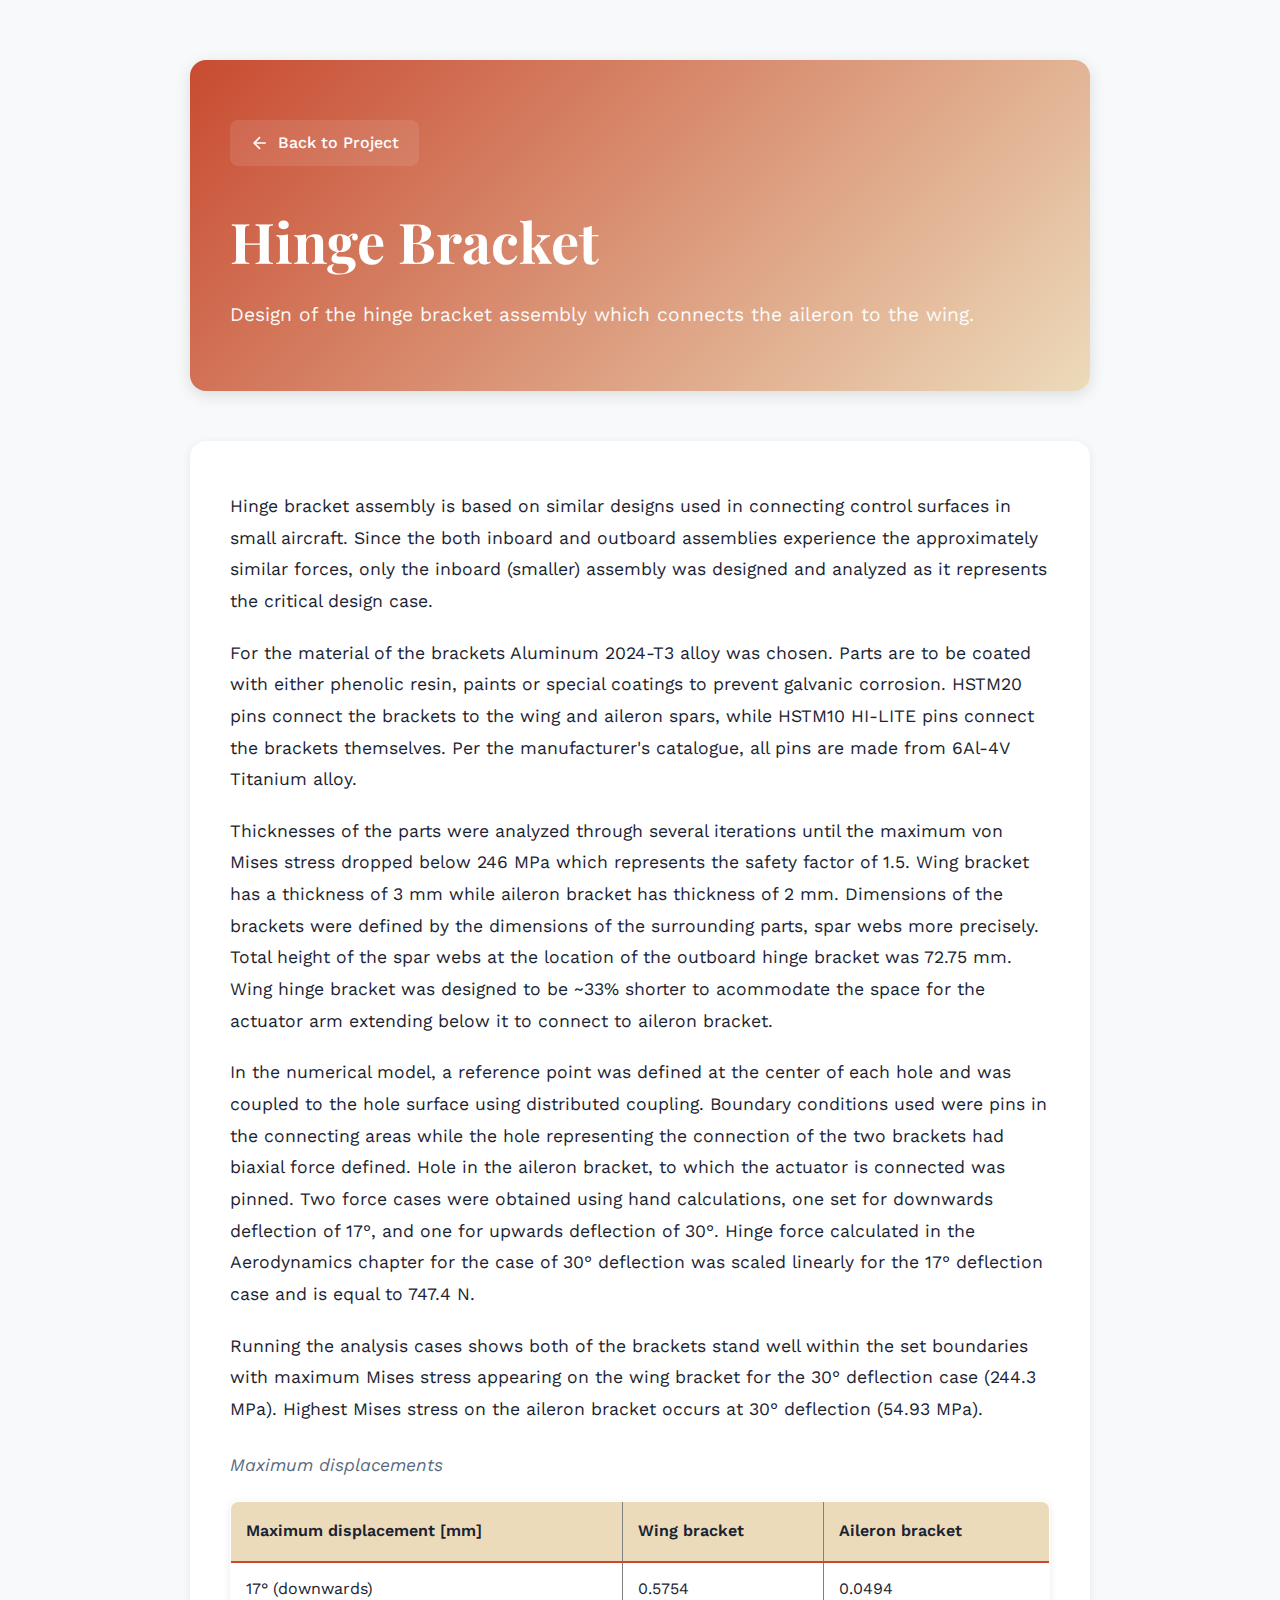
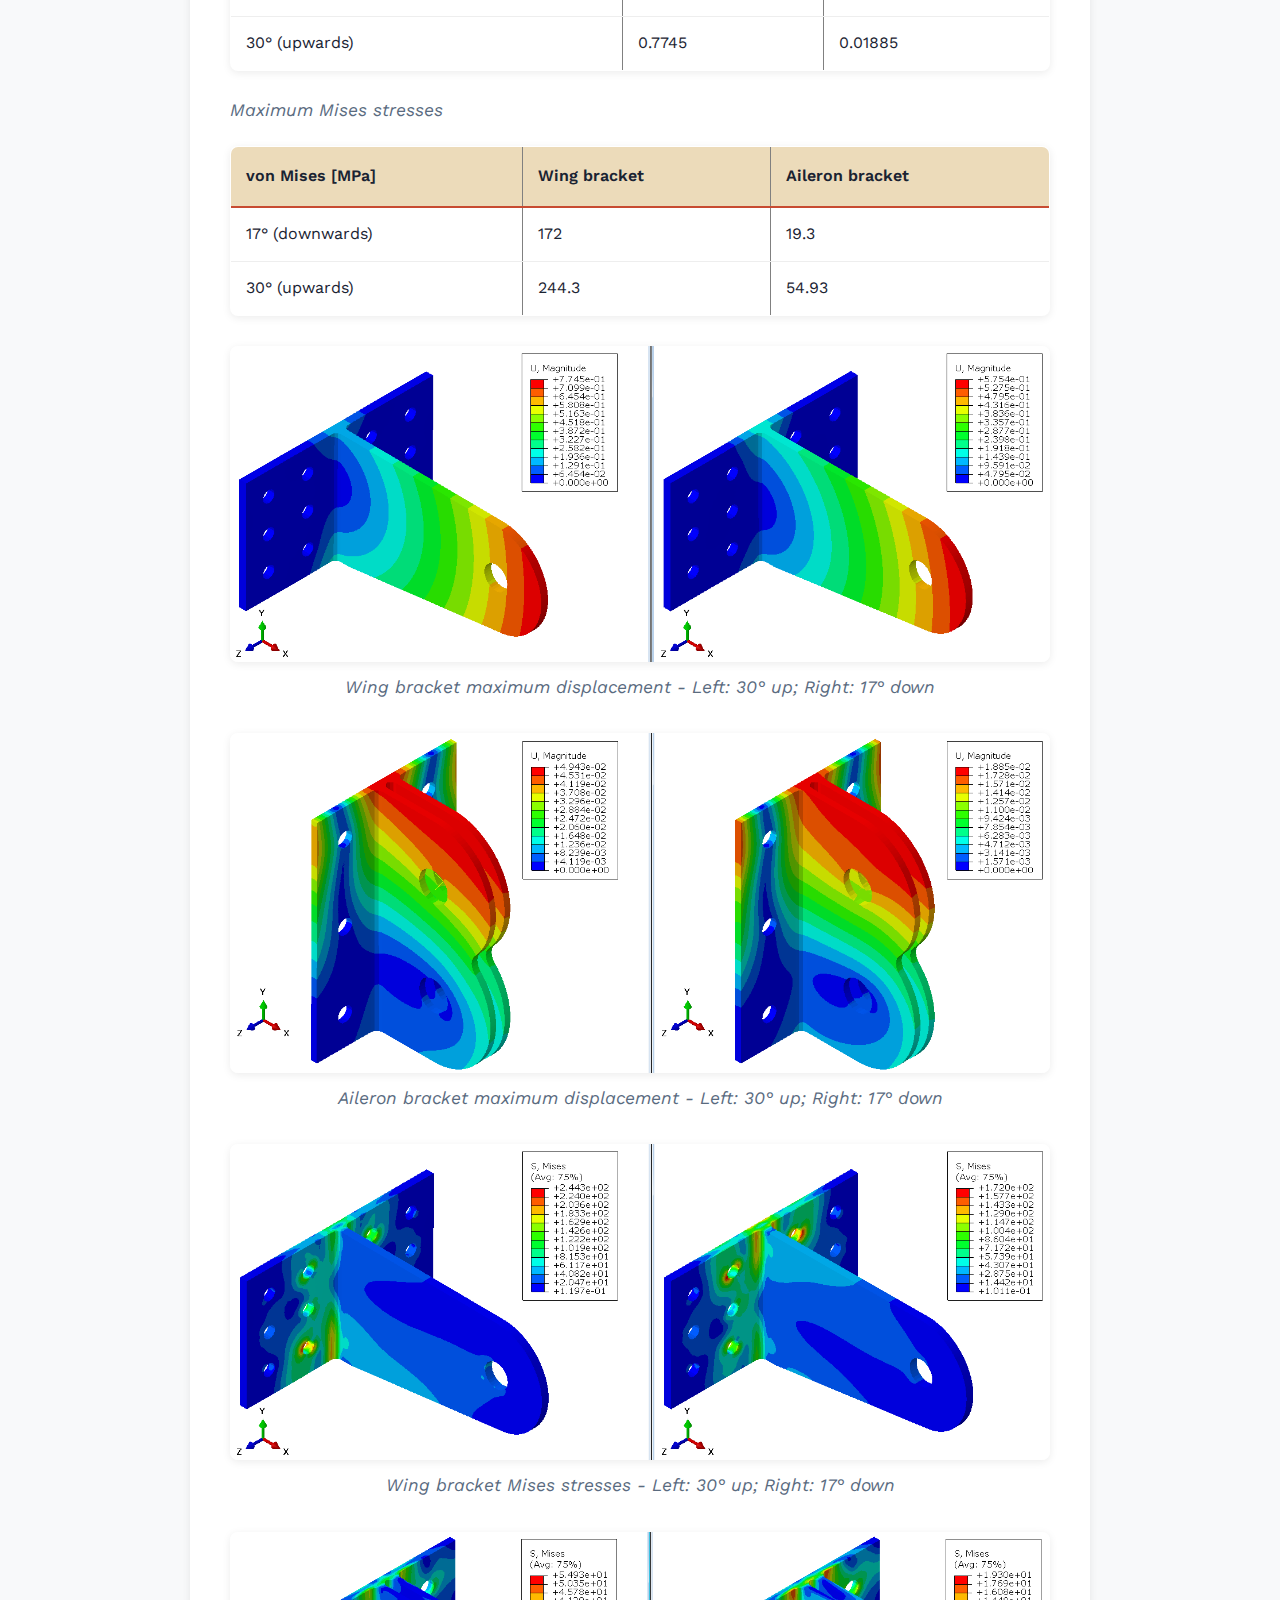
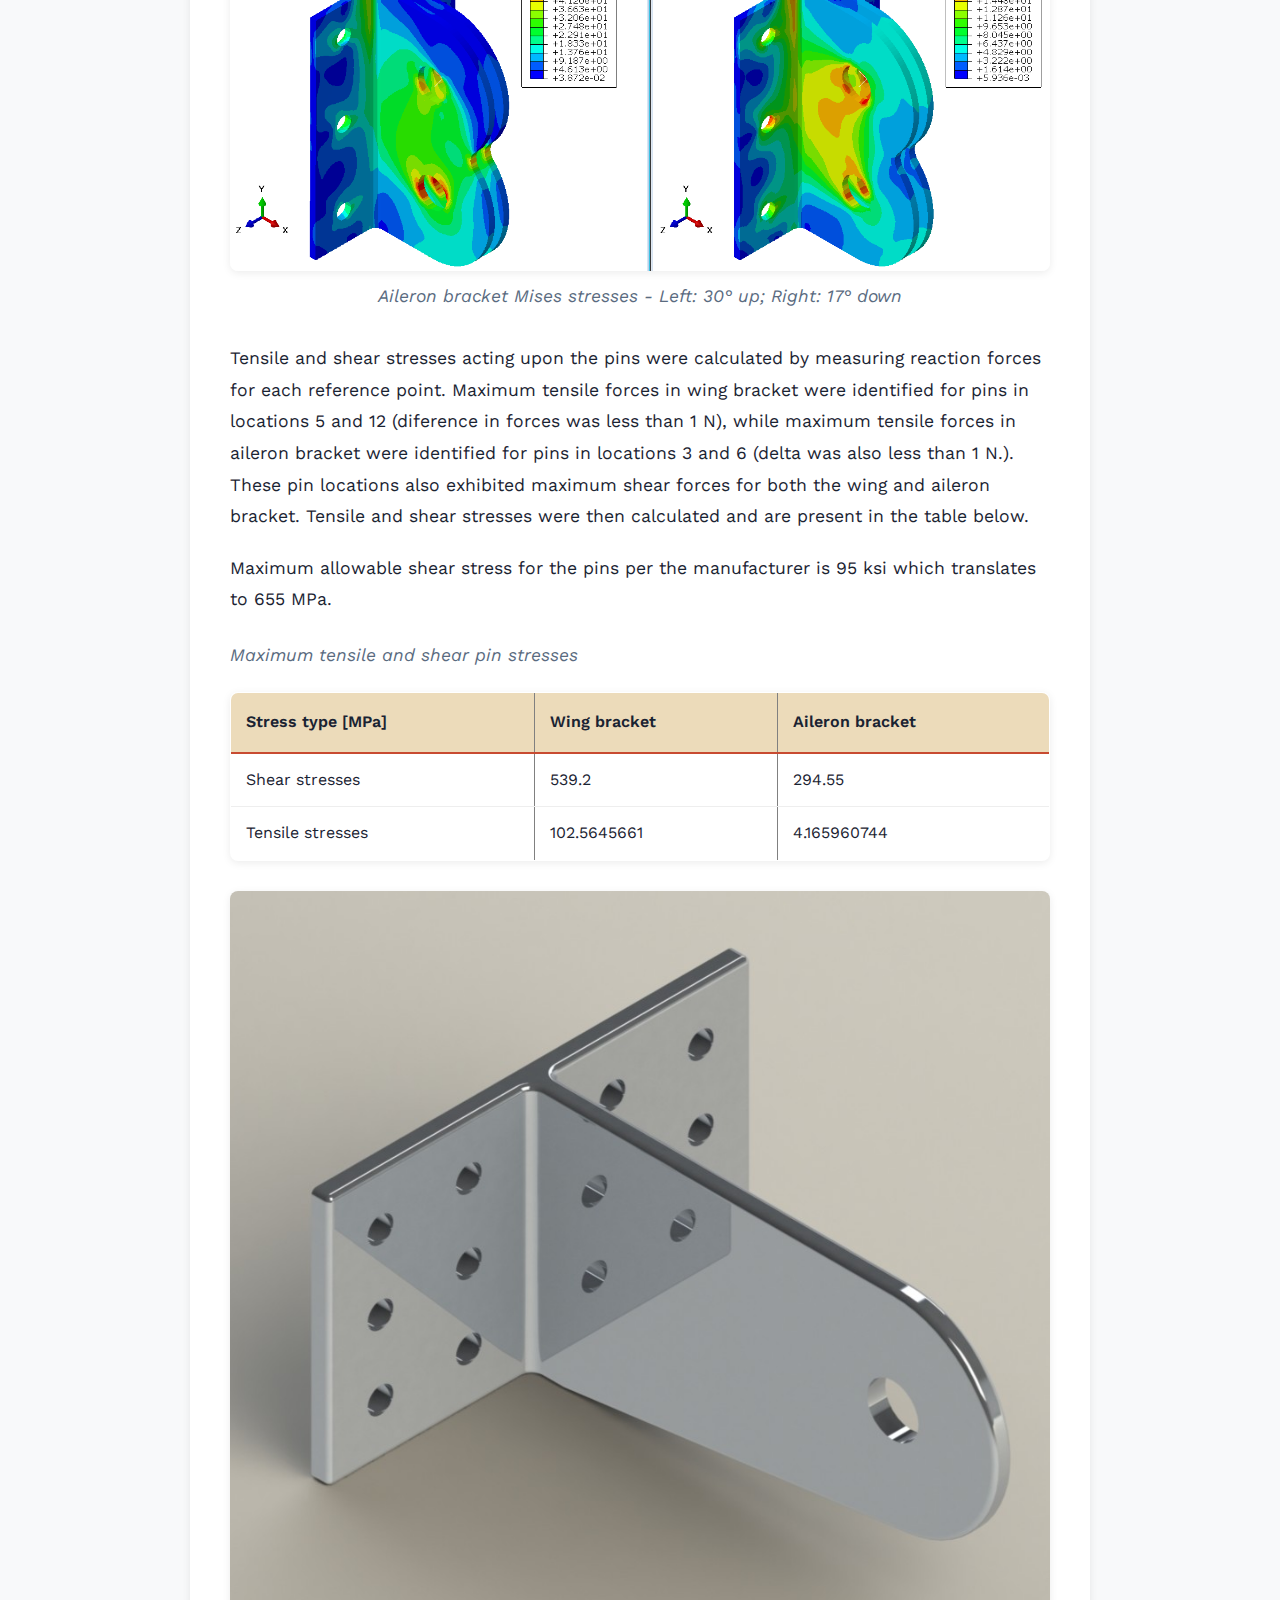
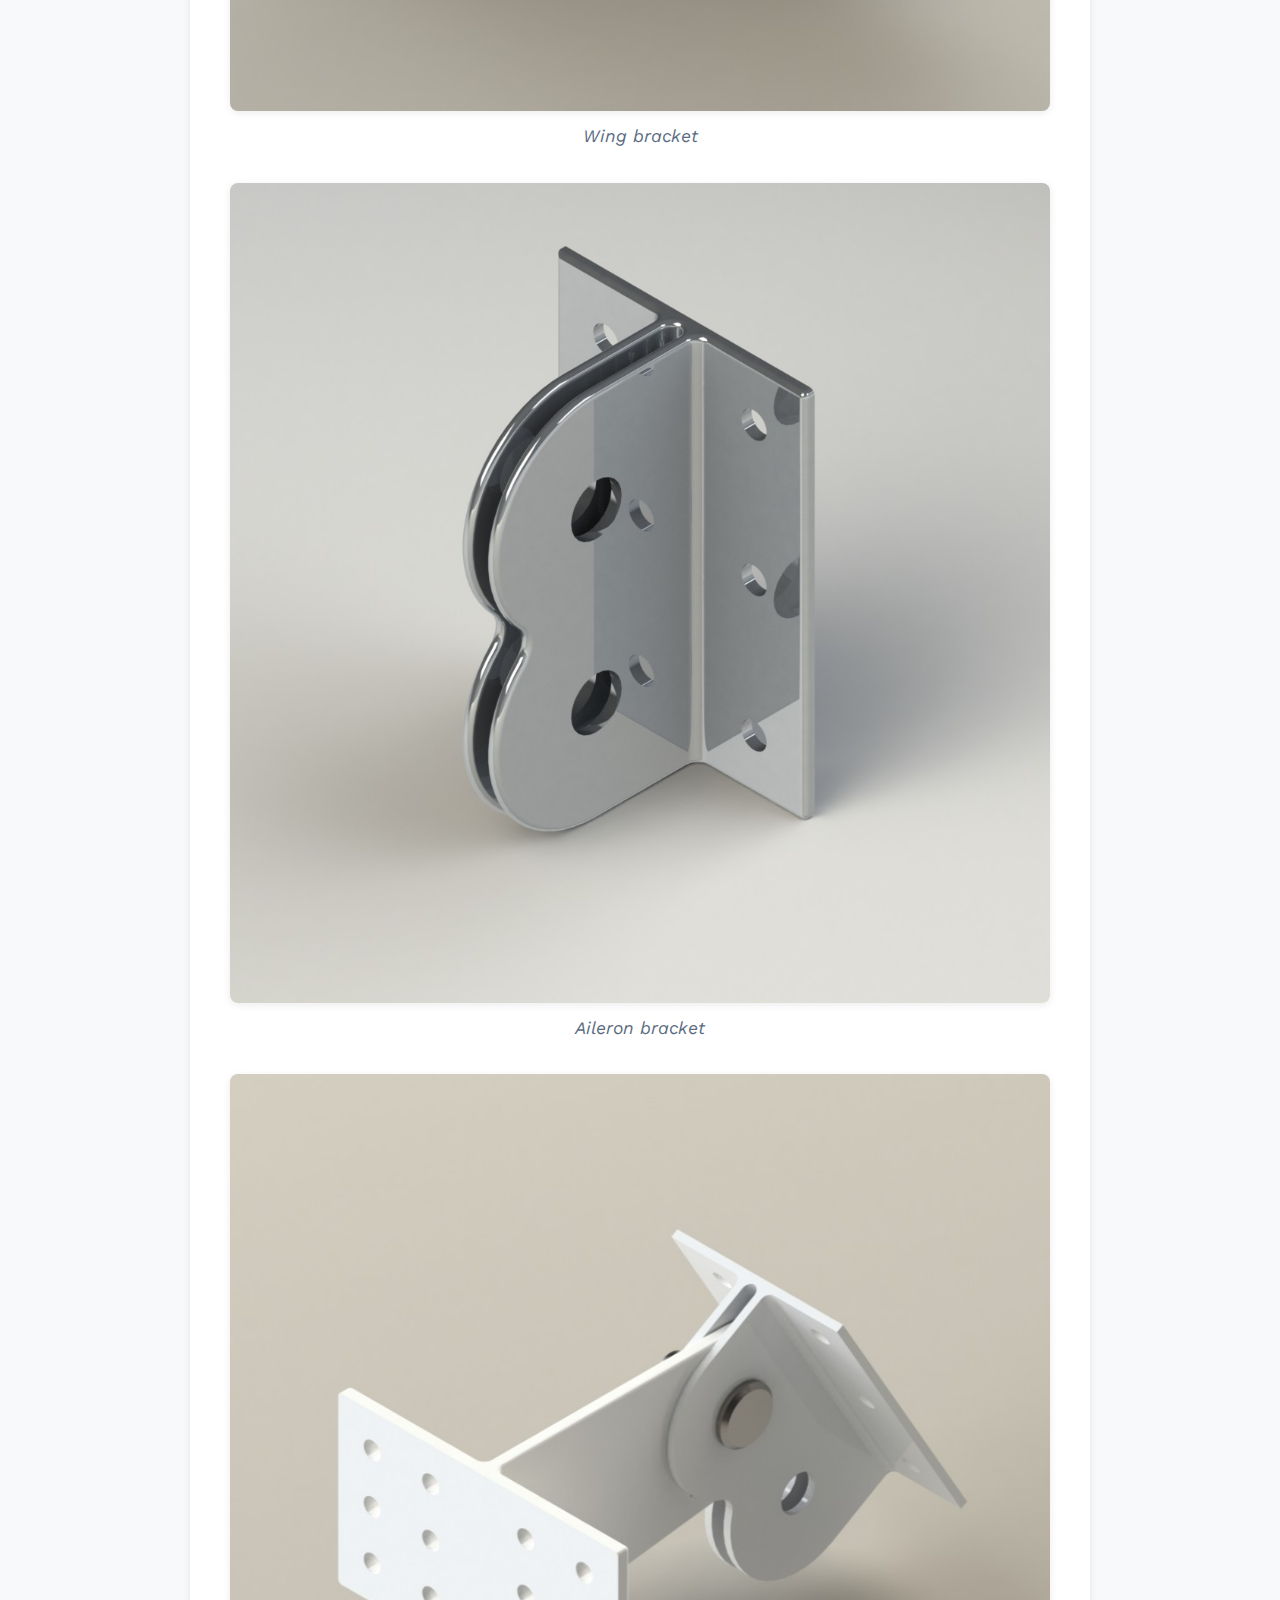
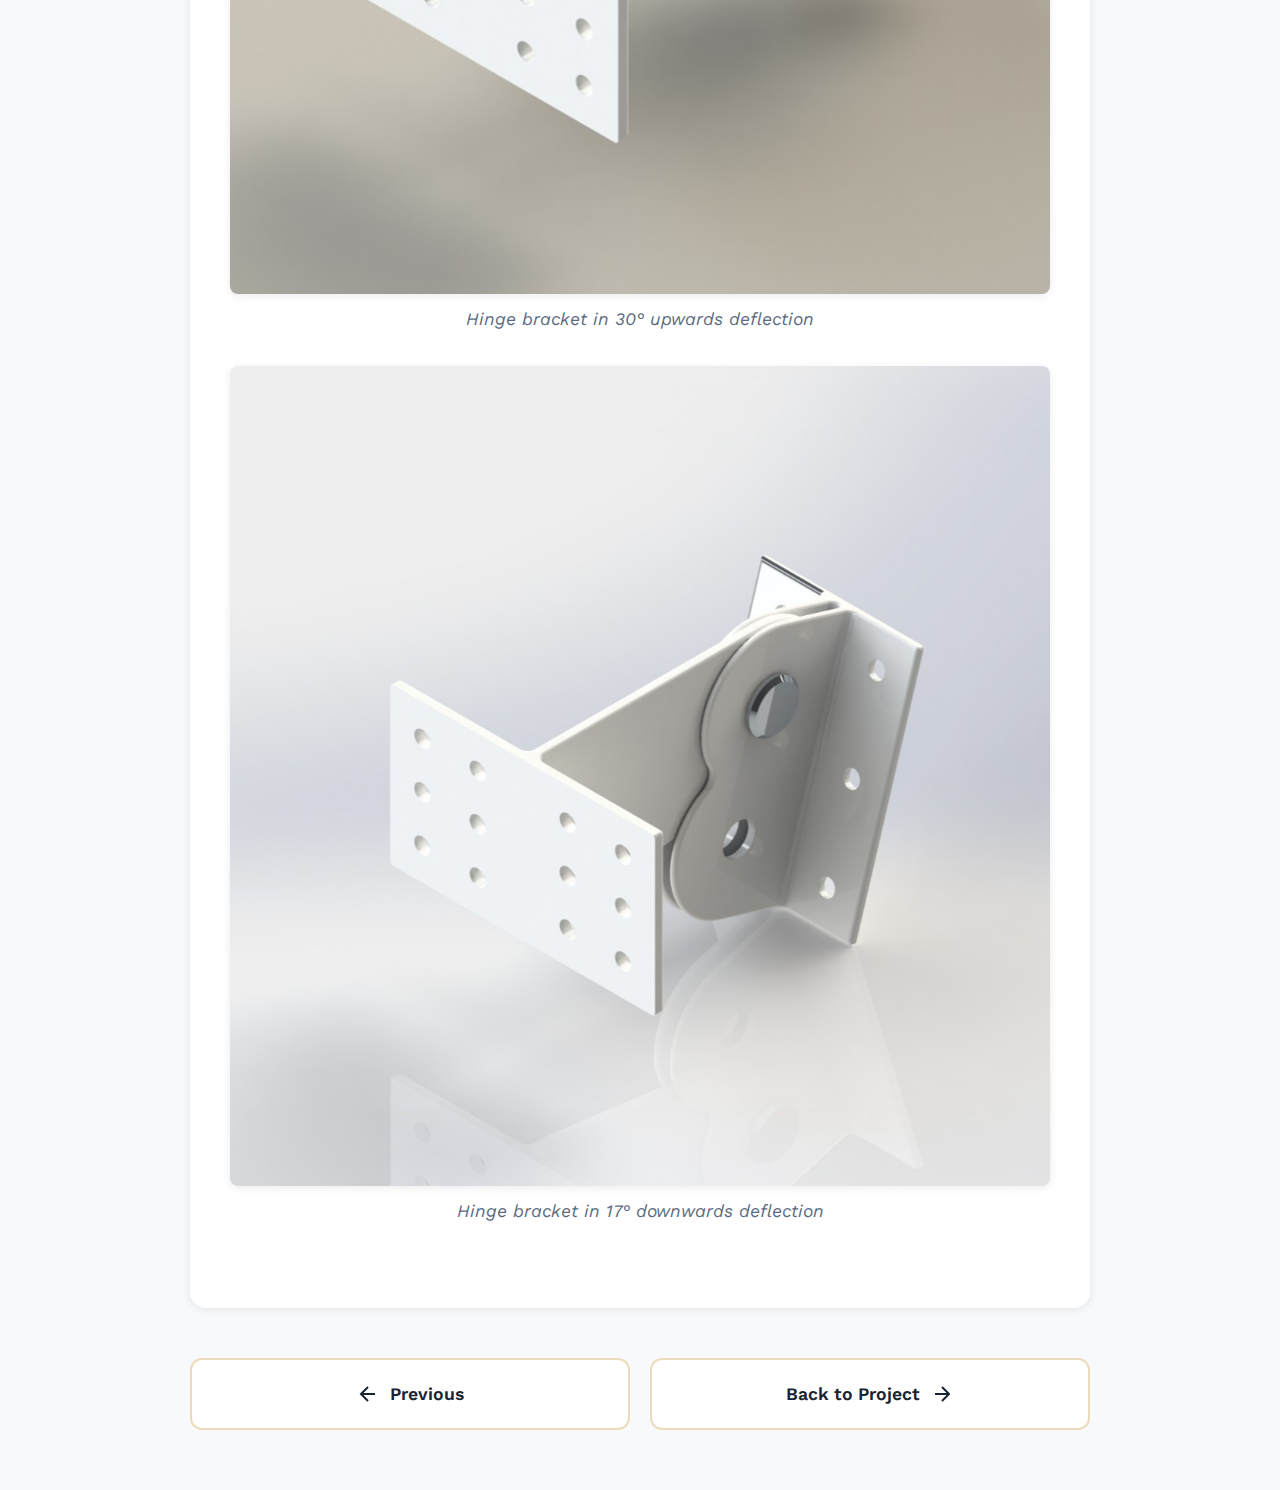
<file: composite_wing/hingebracket.html>
<!DOCTYPE html>
<html lang="en">
<head>
    <meta charset="UTF-8">
    <meta name="viewport" content="width=device-width, initial-scale=1.0">
    <!-- EDIT THIS: Change chapter title -->
    <title>Hinge Bracket</title>
    <link rel="stylesheet" href="../styles.css">
    <link rel="preconnect" href="https://fonts.googleapis.com">
    <link rel="preconnect" href="https://fonts.gstatic.com" crossorigin>
    <link href="https://fonts.googleapis.com/css2?family=Playfair+Display:wght@700;900&family=Work+Sans:wght@400;500;600&display=swap" rel="stylesheet">
</head>
<body>
    <div class="container">
        <div class="chapter-content">
            <!-- Chapter Header -->
            <div class="chapter-header">
                <a href="index.html" class="back-link">
                    <svg width="20" height="20" viewBox="0 0 24 24" fill="none" stroke="currentColor" stroke-width="2">
                        <path d="M19 12H5M12 19l-7-7 7-7"/>
                    </svg>
                    Back to Project
                </a>
                
                <!-- EDIT THIS: Chapter title and description -->
                <h1>Hinge Bracket</h1>
                <p>Design of the hinge bracket assembly which connects the aileron to the wing.</p>
            </div>

            <!-- Chapter Content -->
            <div class="chapter-body">

                <p>Hinge bracket assembly is based on similar designs used in connecting control surfaces in small aircraft. Since the both inboard and outboard assemblies experience the approximately similar forces, only the inboard (smaller) assembly was designed and analyzed as it represents the critical design case.</p>

                <p>For the material of the brackets Aluminum 2024-T3 alloy was chosen. Parts are to be coated with either phenolic resin, paints or special coatings to prevent galvanic corrosion. HSTM20 pins connect the brackets to the wing and aileron spars, while HSTM10 HI-LITE pins connect the brackets themselves. Per the manufacturer's catalogue, all pins are made from 6Al-4V Titanium alloy.</p>

                <p>Thicknesses of the parts were analyzed through several iterations until the maximum von Mises stress dropped below 246 MPa which represents the safety factor of 1.5. Wing bracket has a thickness of 3 mm while aileron bracket has thickness of 2 mm. Dimensions of the brackets were defined by the dimensions of the surrounding parts, spar webs more precisely. Total height of the spar webs at the location of the outboard hinge bracket was 72.75 mm. Wing hinge bracket was designed to be ~33% shorter to acommodate the space for the actuator arm extending below it to connect to aileron bracket.</p>

                <p>In the numerical model, a reference point was defined at the center of each hole and was coupled to the hole surface using distributed coupling. Boundary conditions used were pins in the connecting areas while the hole representing the connection of the two brackets had biaxial force defined. Hole in the aileron bracket, to which the actuator is connected was pinned. Two force cases were obtained using hand calculations, one set for downwards deflection of 17°, and one for upwards deflection of 30°. Hinge force calculated in the Aerodynamics chapter for the case of 30° deflection was scaled linearly for the 17° deflection case and is equal to 747.4 N.</p>

                <p>Running the analysis cases shows both of the brackets stand well within the set boundaries with maximum Mises stress appearing on the wing bracket for the 30° deflection case (244.3 MPa). Highest Mises stress on the aileron bracket occurs at 30° deflection (54.93 MPa).</p>

                <p style="color: var(--color-text-light); font-style: italic; margin-top: 1.5rem;">Maximum displacements</p>

                <table border="1" cellpadding="5" cellspacing="0" style="width: 100%; border-collapse: collapse; margin: 20px 0; background-color: var(--color-card); box-shadow: var(--shadow-sm); border-radius: 8px; overflow: hidden;">
                    <thead style="background-color: var(--color-accent-light);">
                        <tr>
                            <th style="padding: 15px; text-align: left; font-weight: 600; color: var(--color-primary); border-bottom: 2px solid var(--color-accent);">Maximum displacement [mm]</th>
                            <th style="padding: 15px; text-align: left; font-weight: 600; color: var(--color-primary); border-bottom: 2px solid var(--color-accent);">Wing bracket</th>
                            <th style="padding: 15px; text-align: left; font-weight: 600; color: var(--color-primary); border-bottom: 2px solid var(--color-accent);">Aileron bracket</th>
                        </tr>
                    </thead>
                    <tbody>
                        <tr>
                            <td style="padding: 12px 15px; border-bottom: 1px solid #eee;">17° (downwards)</td>
                            <td style="padding: 12px 15px; border-bottom: 1px solid #eee;">0.5754</td>
                            <td style="padding: 12px 15px; border-bottom: 1px solid #eee;">0.0494</td>
                        </tr>
                        <tr>
                            <td style="padding: 12px 15px; border-bottom: 1px solid #eee;">30° (upwards)</td>
                            <td style="padding: 12px 15px; border-bottom: 1px solid #eee;">0.7745</td>
                            <td style="padding: 12px 15px; border-bottom: 1px solid #eee;">0.01885</td>
                        </tr>
                    </tbody>
                </table>

                <p style="color: var(--color-text-light); font-style: italic; margin-top: 1.5rem;">Maximum Mises stresses</p>

                <table border="1" cellpadding="5" cellspacing="0" style="width: 100%; border-collapse: collapse; margin: 20px 0; background-color: var(--color-card); box-shadow: var(--shadow-sm); border-radius: 8px; overflow: hidden;">
                    <thead style="background-color: var(--color-accent-light);">
                        <tr>
                            <th style="padding: 15px; text-align: left; font-weight: 600; color: var(--color-primary); border-bottom: 2px solid var(--color-accent);">von Mises [MPa]</th>
                            <th style="padding: 15px; text-align: left; font-weight: 600; color: var(--color-primary); border-bottom: 2px solid var(--color-accent);">Wing bracket</th>
                            <th style="padding: 15px; text-align: left; font-weight: 600; color: var(--color-primary); border-bottom: 2px solid var(--color-accent);">Aileron bracket</th>
                        </tr>
                    </thead>
                    <tbody>
                        <tr>
                            <td style="padding: 12px 15px; border-bottom: 1px solid #eee;">17° (downwards)</td>
                            <td style="padding: 12px 15px; border-bottom: 1px solid #eee;">172</td>
                            <td style="padding: 12px 15px; border-bottom: 1px solid #eee;">19.3</td>
                        </tr>
                        <tr>
                            <td style="padding: 12px 15px; border-bottom: 1px solid #eee;">30° (upwards)</td>
                            <td style="padding: 12px 15px; border-bottom: 1px solid #eee;">244.3</td>
                            <td style="padding: 12px 15px; border-bottom: 1px solid #eee;">54.93</td>
                        </tr>
                    </tbody>
                </table>

                <img src="photos/wingbracketU.png" alt="wing bracket U" style="max-width: 100%; height: auto; display: block; margin: 30px auto; border-radius: 8px; box-shadow: var(--shadow-sm);" />
                <p style="color: var(--color-text-light); font-style: italic; text-align: center; margin-top: -20px; margin-bottom: 30px;">Wing bracket maximum displacement - Left: 30° up; Right: 17° down</p>

                <img src="photos/aileronbracketU.png" alt="aileron bracket U" style="max-width: 100%; height: auto; display: block; margin: 30px auto; border-radius: 8px; box-shadow: var(--shadow-sm);" />
                <p style="color: var(--color-text-light); font-style: italic; text-align: center; margin-top: -20px; margin-bottom: 30px;">Aileron bracket maximum displacement - Left: 30° up; Right: 17° down</p>

                <img src="photos/wingbracketMises.png" alt="wing bracket mises" style="max-width: 100%; height: auto; display: block; margin: 30px auto; border-radius: 8px; box-shadow: var(--shadow-sm);" />
                <p style="color: var(--color-text-light); font-style: italic; text-align: center; margin-top: -20px; margin-bottom: 30px;">Wing bracket Mises stresses - Left: 30° up; Right: 17° down</p>

                <img src="photos/aileronbracketMises.png" alt="aileron bracket mises" style="max-width: 100%; height: auto; display: block; margin: 30px auto; border-radius: 8px; box-shadow: var(--shadow-sm);" />
                <p style="color: var(--color-text-light); font-style: italic; text-align: center; margin-top: -20px; margin-bottom: 30px;">Aileron bracket Mises stresses - Left: 30° up; Right: 17° down</p>


                <p>Tensile and shear stresses acting upon the pins were calculated by measuring reaction forces for each reference point. Maximum tensile forces in wing bracket were identified for pins in locations 5 and 12 (diference in forces was less than 1 N), while maximum tensile forces in aileron bracket were identified for pins in locations 3 and 6 (delta was also less than 1 N.). These pin locations also exhibited maximum shear forces for both the wing and aileron bracket. Tensile and shear stresses were then calculated and are present in the table below.</p>

                <p>Maximum allowable shear stress for the pins per the manufacturer is 95 ksi which translates to 655 MPa.</p>

                <p style="color: var(--color-text-light); font-style: italic; margin-top: 1.5rem;">Maximum tensile and shear pin stresses</p>


                <table border="1" cellpadding="5" cellspacing="0" style="width: 100%; border-collapse: collapse; margin: 20px 0; background-color: var(--color-card); box-shadow: var(--shadow-sm); border-radius: 8px; overflow: hidden;">
                    <thead style="background-color: var(--color-accent-light);">
                        <tr>
                            <th style="padding: 15px; text-align: left; font-weight: 600; color: var(--color-primary); border-bottom: 2px solid var(--color-accent);">Stress type [MPa]</th>
                            <th style="padding: 15px; text-align: left; font-weight: 600; color: var(--color-primary); border-bottom: 2px solid var(--color-accent);">Wing bracket</th>
                            <th style="padding: 15px; text-align: left; font-weight: 600; color: var(--color-primary); border-bottom: 2px solid var(--color-accent);">Aileron bracket</th>
                        </tr>
                    </thead>
                    <tbody>
                        <tr>
                            <td style="padding: 12px 15px; border-bottom: 1px solid #eee;">Shear stresses</td>
                            <td style="padding: 12px 15px; border-bottom: 1px solid #eee;">539.2</td>
                            <td style="padding: 12px 15px; border-bottom: 1px solid #eee;">294.55</td>
                        </tr>
                        <tr>
                            <td style="padding: 12px 15px; border-bottom: 1px solid #eee;">Tensile stresses</td>
                            <td style="padding: 12px 15px; border-bottom: 1px solid #eee;">102.5645661</td>
                            <td style="padding: 12px 15px; border-bottom: 1px solid #eee;">4.165960744</td>
                        </tr>
                    </tbody>
                </table>

                <img src="photos/wing_hinge_bracket.JPG" alt="Wing side bracket" style="max-width: 100%; height: auto; display: block; margin: 30px auto; border-radius: 8px; box-shadow: var(--shadow-sm);" />
                <p style="color: var(--color-text-light); font-style: italic; text-align: center; margin-top: -20px; margin-bottom: 30px;">Wing bracket</p>

                <img src="photos/aileron_hinge_bracket.JPG" alt="Aileron side bracket" style="max-width: 100%; height: auto; display: block; margin: 30px auto; border-radius: 8px; box-shadow: var(--shadow-sm);" />
                <p style="color: var(--color-text-light); font-style: italic; text-align: center; margin-top: -20px; margin-bottom: 30px;">Aileron bracket</p>

                <img src="photos/30degDeflection.JPG" alt="30 degree upwards deflection" style="max-width: 100%; height: auto; display: block; margin: 30px auto; border-radius: 8px; box-shadow: var(--shadow-sm);" />
                <p style="color: var(--color-text-light); font-style: italic; text-align: center; margin-top: -20px; margin-bottom: 30px;">Hinge bracket in 30° upwards deflection</p>

                <img src="photos/-17degDeflection.jpg" alt="17 degree downwards deflection" style="max-width: 100%; height: auto; display: block; margin: 30px auto; border-radius: 8px; box-shadow: var(--shadow-sm);" />
                <p style="color: var(--color-text-light); font-style: italic; text-align: center; margin-top: -20px; margin-bottom: 30px;">Hinge bracket in 17° downwards deflection</p>
                
                

            </div>

            <!-- Navigation Arrows -->
            <div class="chapter-navigation">
                <!-- Previous Button (Goes to Chapter 2) -->
                <a href="strike.html" class="nav-button">
                    <svg width="24" height="24" viewBox="0 0 24 24" fill="none" stroke="currentColor" stroke-width="2">
                        <path d="M19 12H5M12 19l-7-7 7-7"/>
                    </svg>
                    Previous
                </a>

                <!-- Next Button (Goes to Project page since this is the last chapter) -->
                <!-- EDIT THIS: You can change this to go to ../index.html (main portfolio) if preferred -->
                <a href="index.html" class="nav-button">
                    Back to Project
                    <svg width="24" height="24" viewBox="0 0 24 24" fill="none" stroke="currentColor" stroke-width="2">
                        <path d="M5 12h14M12 5l7 7-7 7"/>
                    </svg>
                </a>
            </div>
        </div>
    </div>
</body>
</html>
</file>
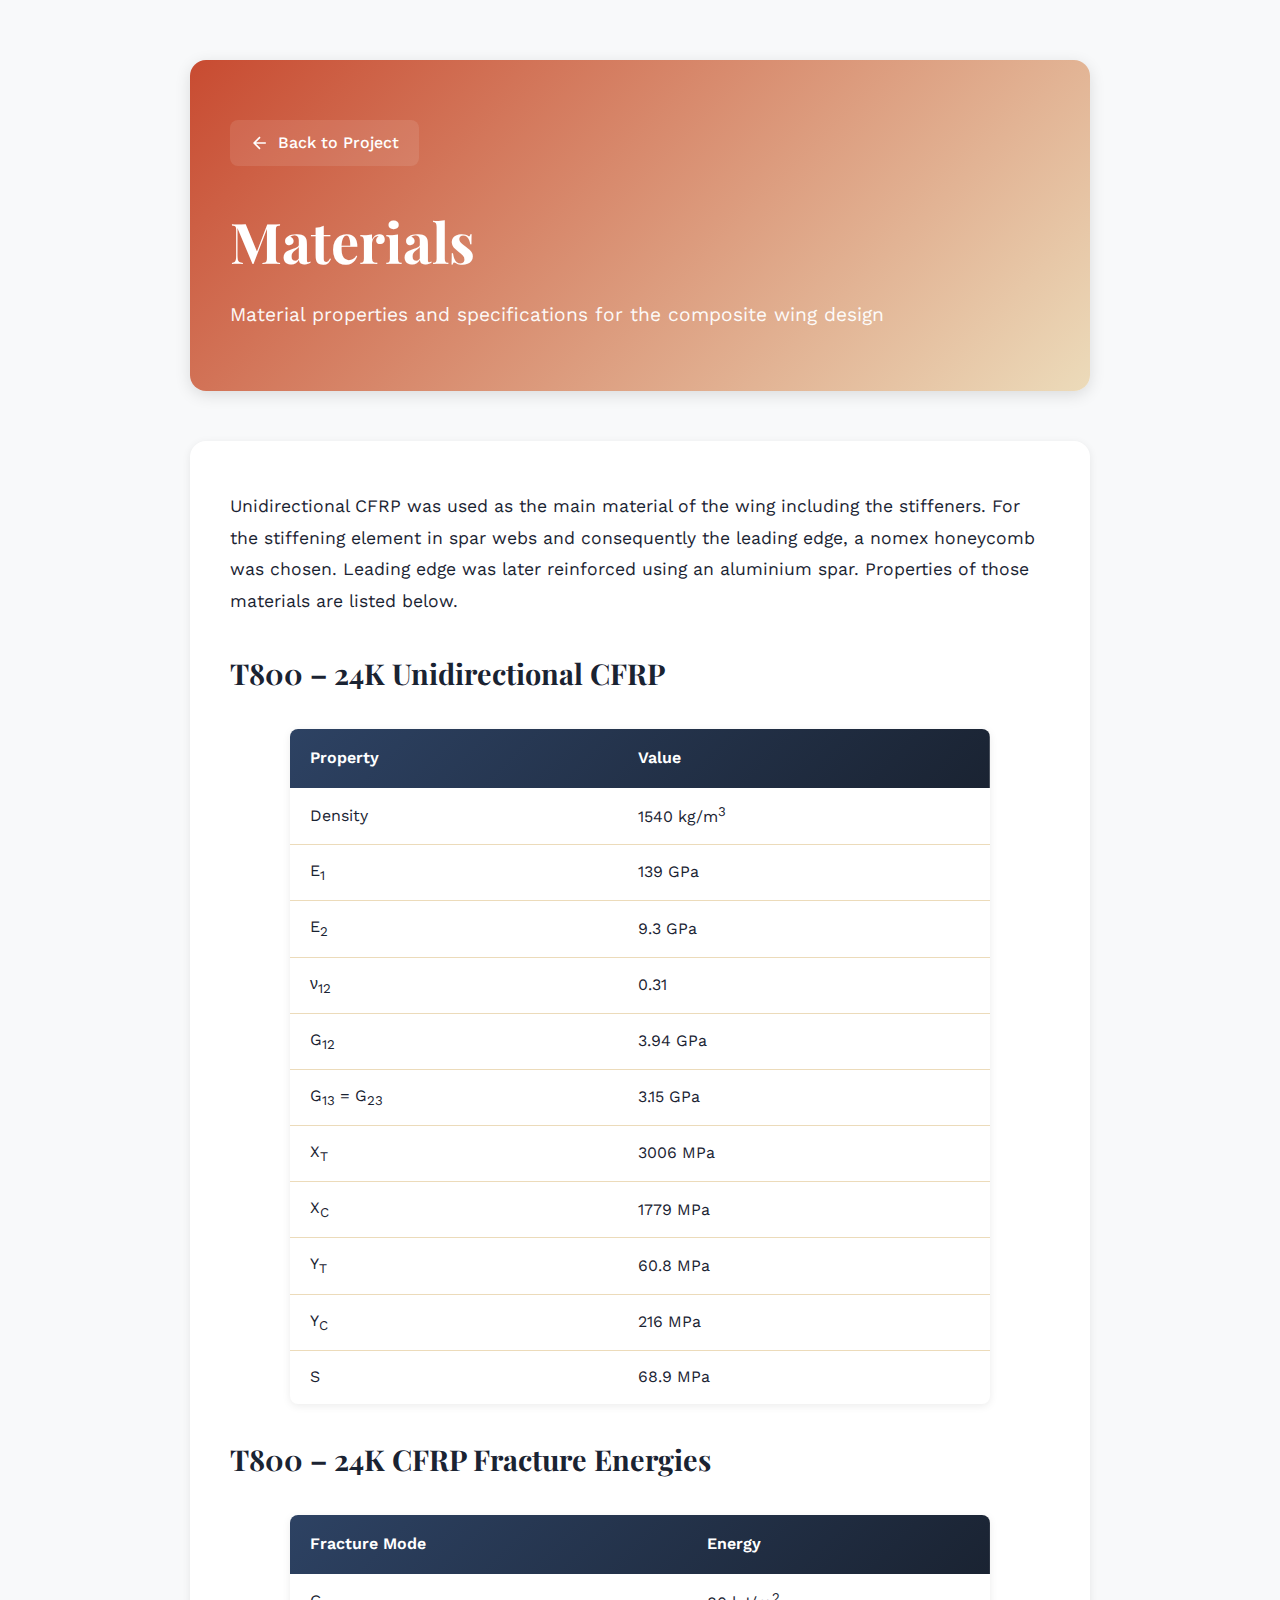
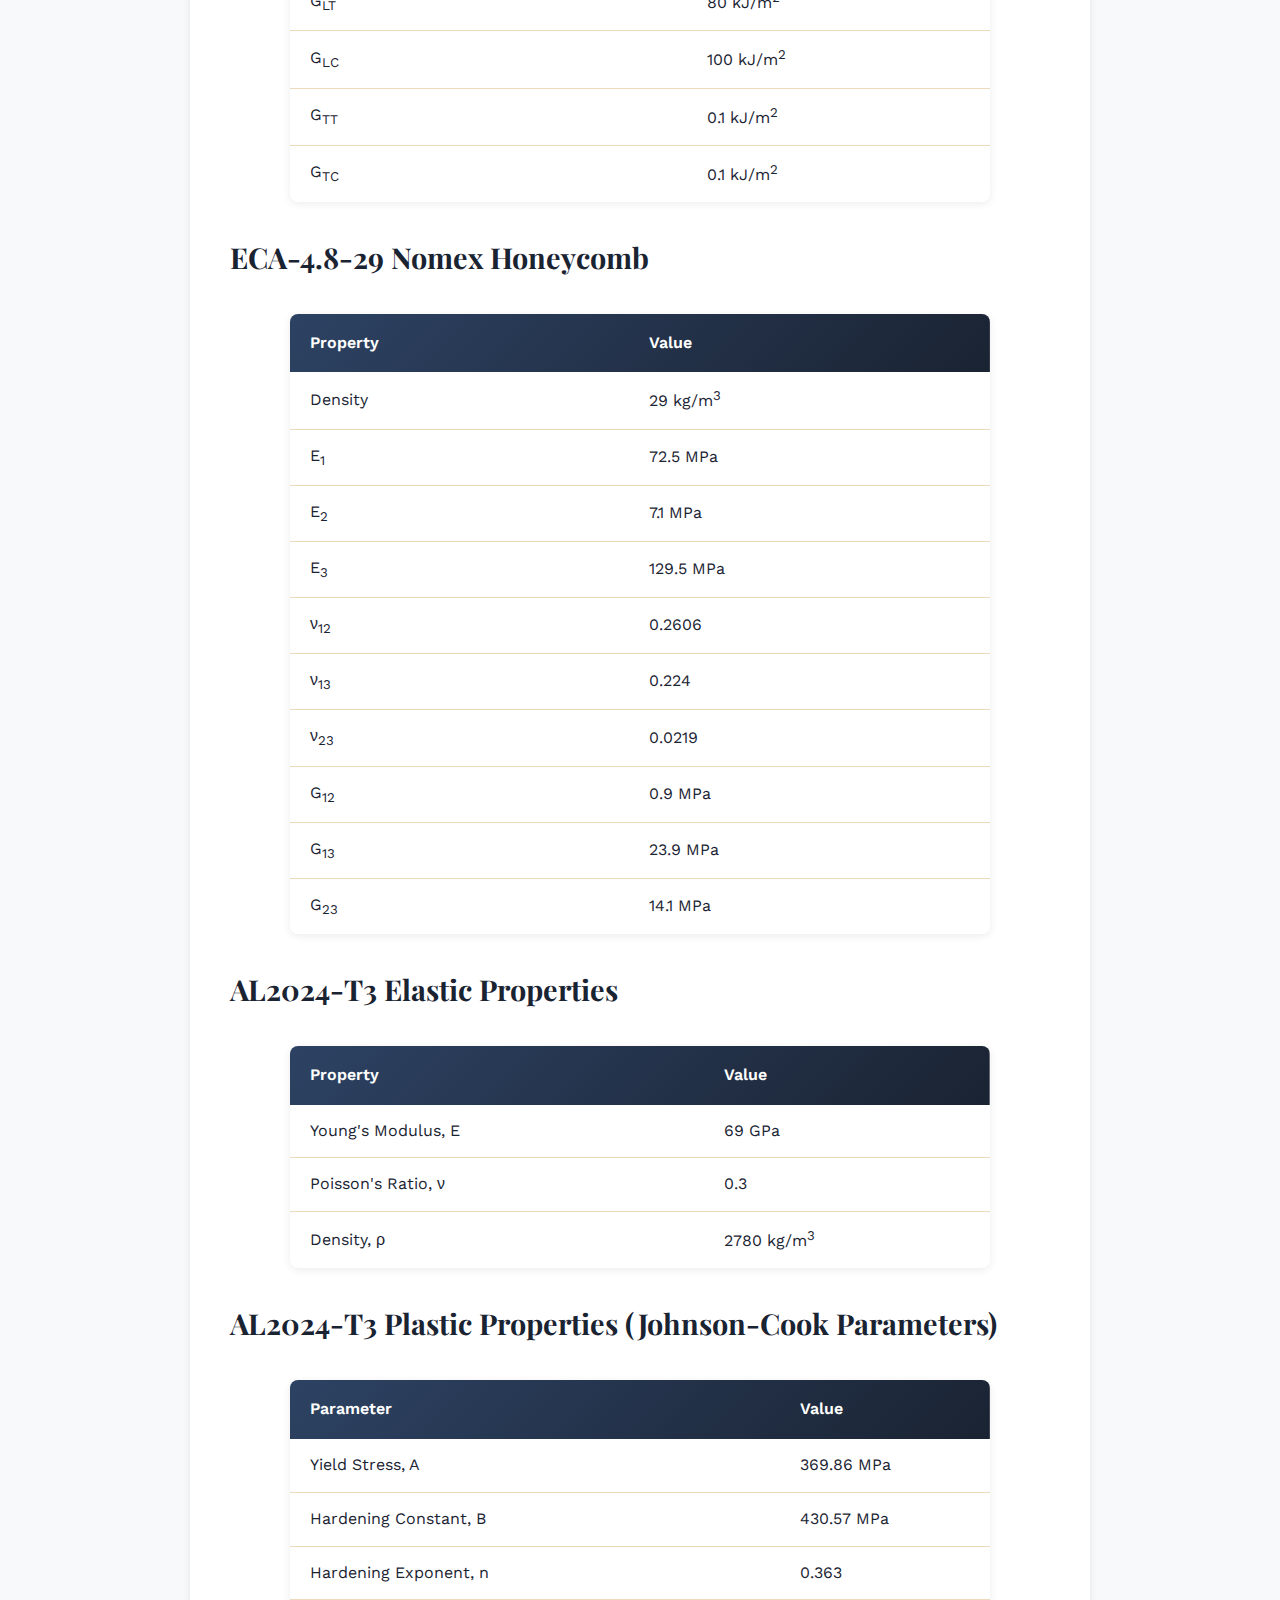
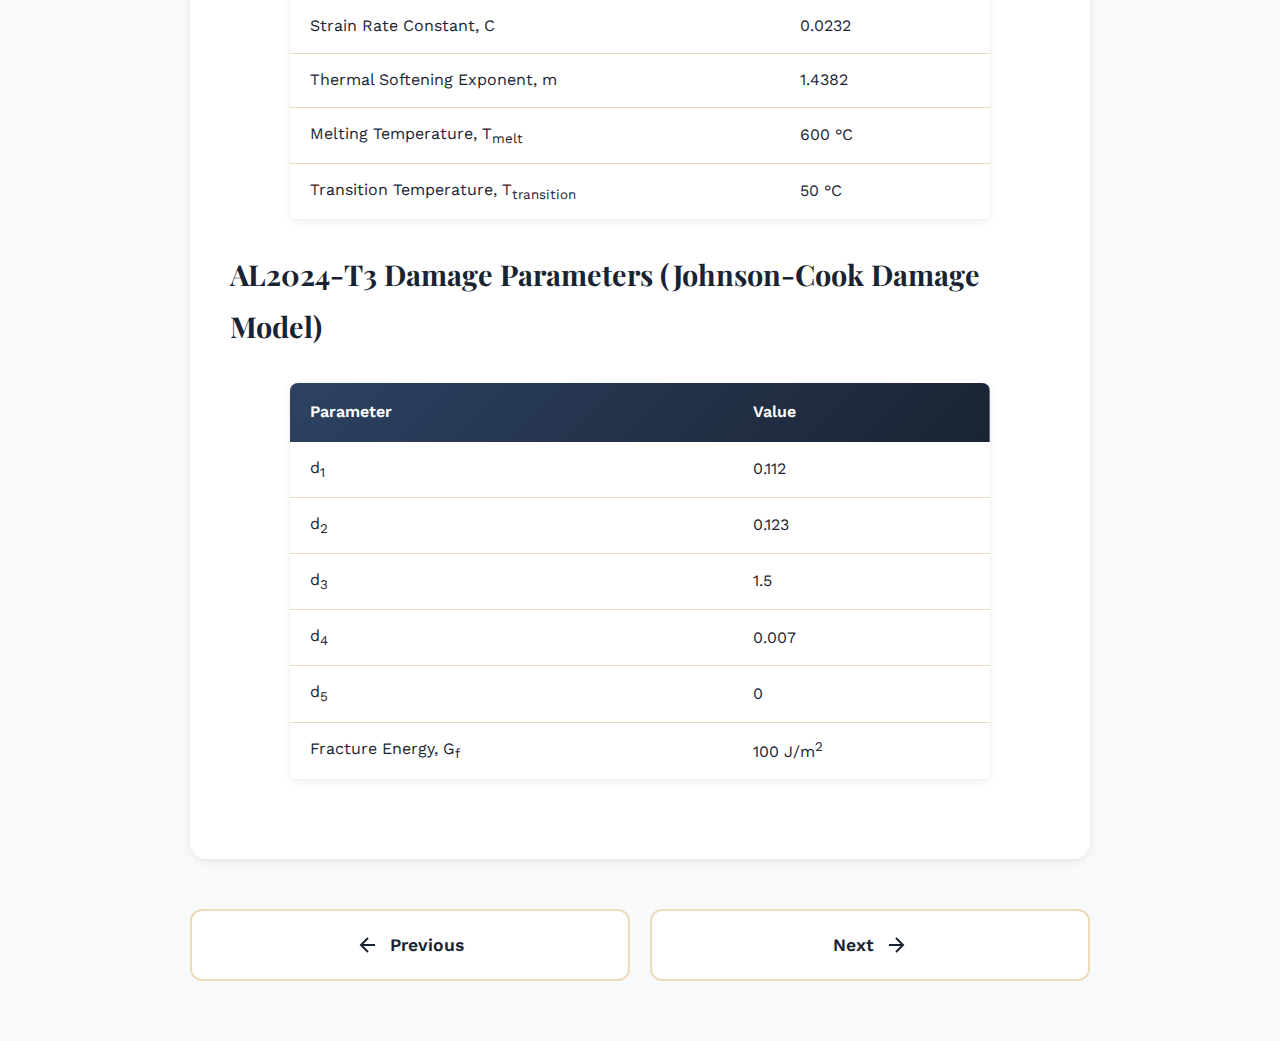
<file: composite_wing/materials.html>
<!DOCTYPE html>
<html lang="en">
<head>
    <meta charset="UTF-8">
    <meta name="viewport" content="width=device-width, initial-scale=1.0">
    <title>Materials</title>
    <link rel="stylesheet" href="../styles.css">
    <link rel="preconnect" href="https://fonts.googleapis.com">
    <link rel="preconnect" href="https://fonts.gstatic.com" crossorigin>
    <link href="https://fonts.googleapis.com/css2?family=Playfair+Display:wght@700;900&family=Work+Sans:wght@400;500;600&display=swap" rel="stylesheet">
    <style>
        /* Table styling */
        table {
            width: 100%;
            max-width: 700px;
            margin: 30px auto;
            border-collapse: collapse;
            background-color: white;
            box-shadow: var(--shadow-sm);
            border-radius: 8px;
            overflow: hidden;
        }
        
        thead {
            background: linear-gradient(135deg, var(--color-secondary), var(--color-primary));
            color: white;
        }
        
        th {
            padding: 15px 20px;
            text-align: left;
            font-weight: 600;
            font-size: 1rem;
        }
        
        td {
            padding: 12px 20px;
            border-bottom: 1px solid var(--color-accent-light);
            color: var(--color-text);
        }
        
        tbody tr:last-child td {
            border-bottom: none;
        }
        
        tbody tr:hover {
            background-color: #f8f9fa;
        }
        
        @media (max-width: 768px) {
            table {
                font-size: 0.9rem;
            }
            
            th, td {
                padding: 10px 15px;
            }
        }
    </style>
</head>
<body>
    <div class="container">
        <div class="chapter-content">
            <!-- Chapter Header -->
            <div class="chapter-header">
                <a href="index.html" class="back-link">
                    <svg width="20" height="20" viewBox="0 0 24 24" fill="none" stroke="currentColor" stroke-width="2">
                        <path d="M19 12H5M12 19l-7-7 7-7"/>
                    </svg>
                    Back to Project
                </a>
                
                <h1>Materials</h1>
                <p>Material properties and specifications for the composite wing design</p>
            </div>

            <!-- Chapter Content -->
            <div class="chapter-body">
                <p>
                    Unidirectional CFRP was used as the main material of the wing including the stiffeners. For the stiffening element in spar webs and consequently the leading edge, a nomex honeycomb was chosen. Leading edge was later reinforced using an aluminium spar. Properties of those materials are listed below.
                </p>

                <h2>T800 – 24K Unidirectional CFRP</h2>
                
                <table>
                    <thead>
                        <tr>
                            <th>Property</th>
                            <th>Value</th>
                        </tr>
                    </thead>
                    <tbody>
                        <tr><td>Density</td><td>1540 kg/m<sup>3</sup></td></tr>
                        <tr><td>E<sub>1</sub></td><td>139 GPa</td></tr>
                        <tr><td>E<sub>2</sub></td><td>9.3 GPa</td></tr>
                        <tr><td>ν<sub>12</sub></td><td>0.31</td></tr>
                        <tr><td>G<sub>12</sub></td><td>3.94 GPa</td></tr>
                        <tr><td>G<sub>13</sub> = G<sub>23</sub></td><td>3.15 GPa</td></tr>
                        <tr><td>X<sub>T</sub></td><td>3006 MPa</td></tr>
                        <tr><td>X<sub>C</sub></td><td>1779 MPa</td></tr>
                        <tr><td>Y<sub>T</sub></td><td>60.8 MPa</td></tr>
                        <tr><td>Y<sub>C</sub></td><td>216 MPa</td></tr>
                        <tr><td>S</td><td>68.9 MPa</td></tr>
                    </tbody>
                </table>

                <h2>T800 – 24K CFRP Fracture Energies</h2>
                
                <table>
                    <thead>
                        <tr>
                            <th>Fracture Mode</th>
                            <th>Energy</th>
                        </tr>
                    </thead>
                    <tbody>
                        <tr><td>G<sub>LT</sub></td><td>80 kJ/m<sup>2</sup></td></tr>
                        <tr><td>G<sub>LC</sub></td><td>100 kJ/m<sup>2</sup></td></tr>
                        <tr><td>G<sub>TT</sub></td><td>0.1 kJ/m<sup>2</sup></td></tr>
                        <tr><td>G<sub>TC</sub></td><td>0.1 kJ/m<sup>2</sup></td></tr>
                    </tbody>
                </table>

                <h2>ECA-4.8-29 Nomex Honeycomb</h2>
                
                <table>
                    <thead>
                        <tr>
                            <th>Property</th>
                            <th>Value</th>
                        </tr>
                    </thead>
                    <tbody>
                        <tr><td>Density</td><td>29 kg/m<sup>3</sup></td></tr>
                        <tr><td>E<sub>1</sub></td><td>72.5 MPa</td></tr>
                        <tr><td>E<sub>2</sub></td><td>7.1 MPa</td></tr>
                        <tr><td>E<sub>3</sub></td><td>129.5 MPa</td></tr>
                        <tr><td>ν<sub>12</sub></td><td>0.2606</td></tr>
                        <tr><td>ν<sub>13</sub></td><td>0.224</td></tr>
                        <tr><td>ν<sub>23</sub></td><td>0.0219</td></tr>
                        <tr><td>G<sub>12</sub></td><td>0.9 MPa</td></tr>
                        <tr><td>G<sub>13</sub></td><td>23.9 MPa</td></tr>
                        <tr><td>G<sub>23</sub></td><td>14.1 MPa</td></tr>
                    </tbody>
                </table>
            
            <h2>AL2024-T3 Elastic Properties</h2>

                <table>
                    <thead>
                        <tr>
                            <th>Property</th>
                            <th>Value</th>
                        </tr>
                    </thead>
                    <tbody>
                        <tr><td>Young's Modulus, E</td><td>69 GPa</td></tr>
                        <tr><td>Poisson's Ratio, ν</td><td>0.3</td></tr>
                        <tr><td>Density, ρ</td><td>2780 kg/m<sup>3</sup></td></tr>
                    </tbody>
                </table>

                <h2>AL2024-T3 Plastic Properties (Johnson-Cook Parameters)</h2>

                <table>
                    <thead>
                        <tr>
                            <th>Parameter</th>
                            <th>Value</th>
                        </tr>
                    </thead>
                    <tbody>
                        <tr><td>Yield Stress, A</td><td>369.86 MPa</td></tr>
                        <tr><td>Hardening Constant, B</td><td>430.57 MPa</td></tr>
                        <tr><td>Hardening Exponent, n</td><td>0.363</td></tr>
                        <tr><td>Strain Rate Constant, C</td><td>0.0232</td></tr>
                        <tr><td>Thermal Softening Exponent, m</td><td>1.4382</td></tr>
                        <tr><td>Melting Temperature, T<sub>melt</sub></td><td>600 °C</td></tr>
                        <tr><td>Transition Temperature, T<sub>transition</sub></td><td>50 °C</td></tr>
                    </tbody>
                </table>

                <h2>AL2024-T3 Damage Parameters (Johnson-Cook Damage Model)</h2>

                <table>
                    <thead>
                        <tr>
                            <th>Parameter</th>
                            <th>Value</th>
                        </tr>
                    </thead>
                    <tbody>
                        <tr><td>d<sub>1</sub></td><td>0.112</td></tr>
                        <tr><td>d<sub>2</sub></td><td>0.123</td></tr>
                        <tr><td>d<sub>3</sub></td><td>1.5</td></tr>
                        <tr><td>d<sub>4</sub></td><td>0.007</td></tr>
                        <tr><td>d<sub>5</sub></td><td>0</td></tr>
                        <tr><td>Fracture Energy, G<sub>f</sub></td><td>100 J/m<sup>2</sup></td></tr>
                    </tbody>
                </table>
           
            
            </div>

                
            
            <!-- Navigation Arrows -->
            <div class="chapter-navigation">
                <!-- Previous Button -->
                <a href="aerodynamics.html" class="nav-button">
                    <svg width="24" height="24" viewBox="0 0 24 24" fill="none" stroke="currentColor" stroke-width="2">
                        <path d="M19 12H5M12 19l-7-7 7-7"/>
                    </svg>
                    Previous
                </a>

                <!-- Next Button -->
                <a href="numerical.html" class="nav-button">
                    Next
                    <svg width="24" height="24" viewBox="0 0 24 24" fill="none" stroke="currentColor" stroke-width="2">
                        <path d="M5 12h14M12 5l7 7-7 7"/>
                    </svg>
                </a>
            </div>
        </div>
    </div>
</body>
</html>
</file>
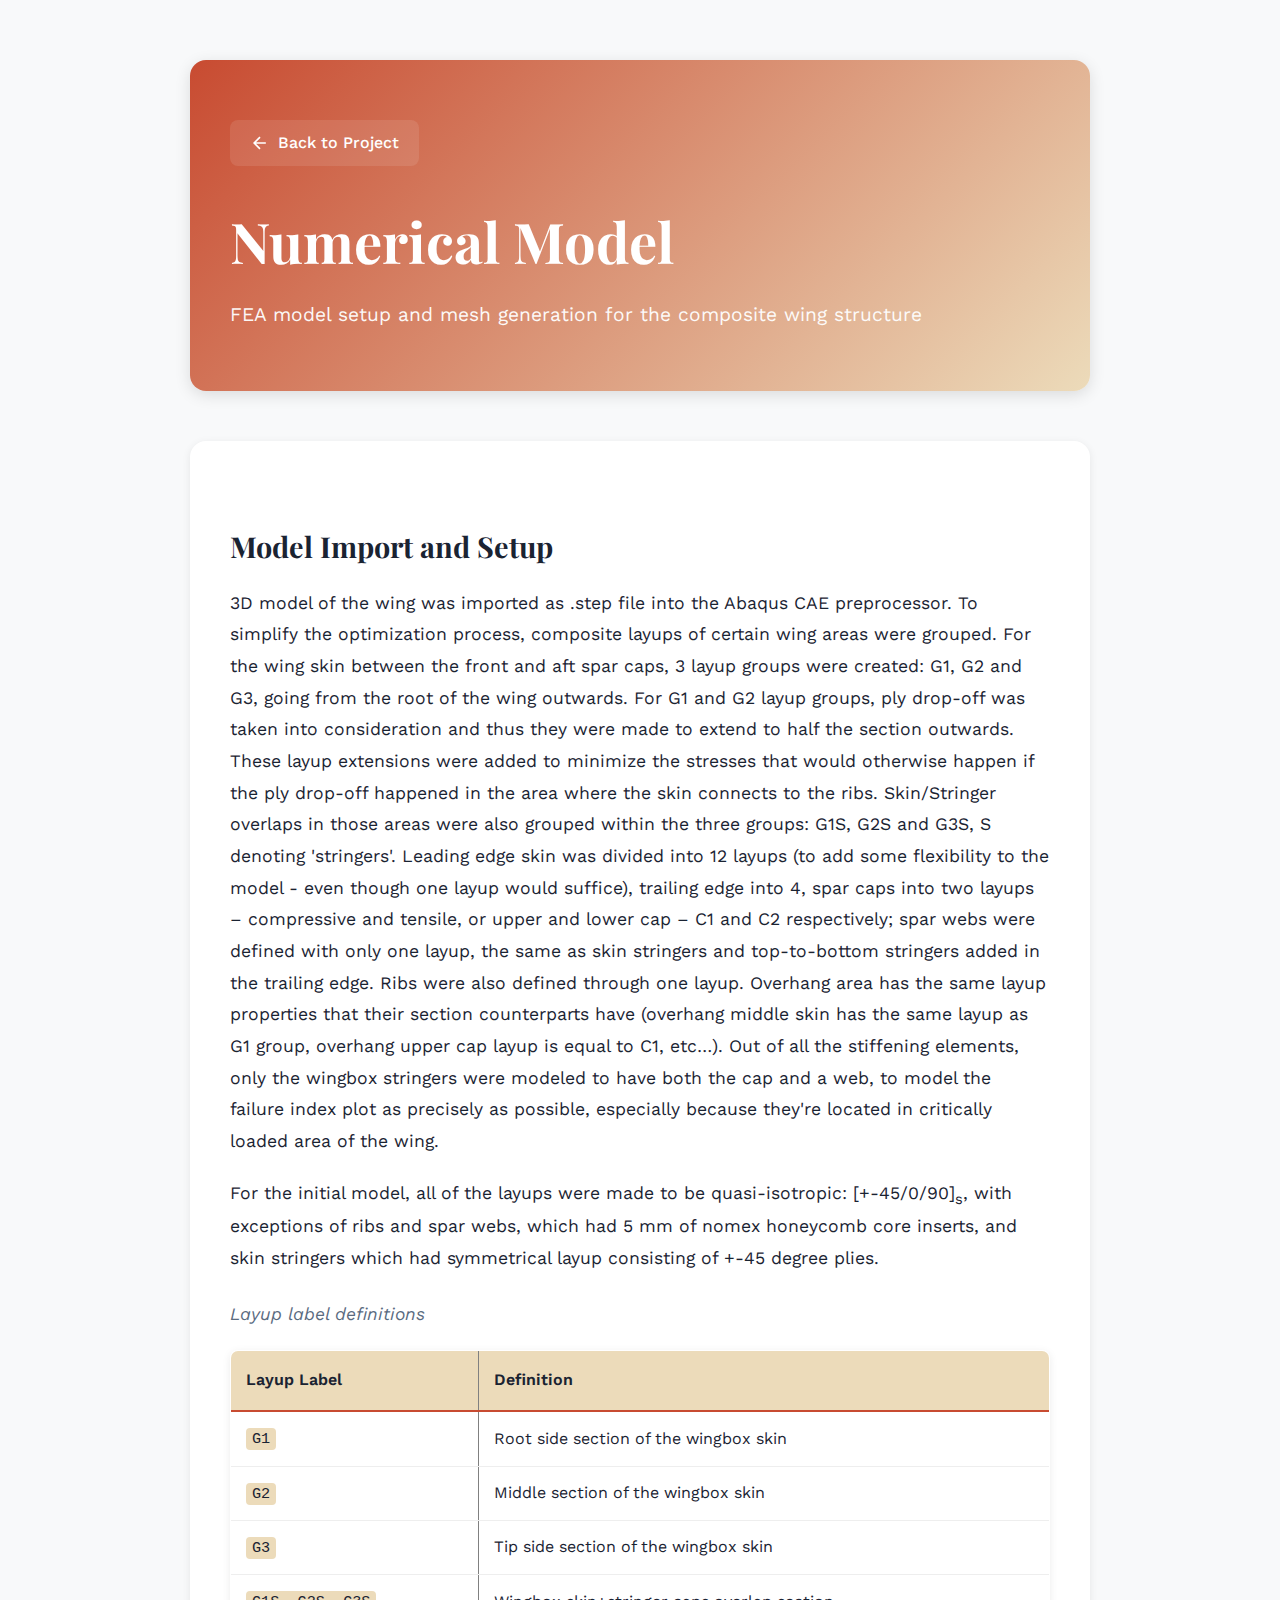
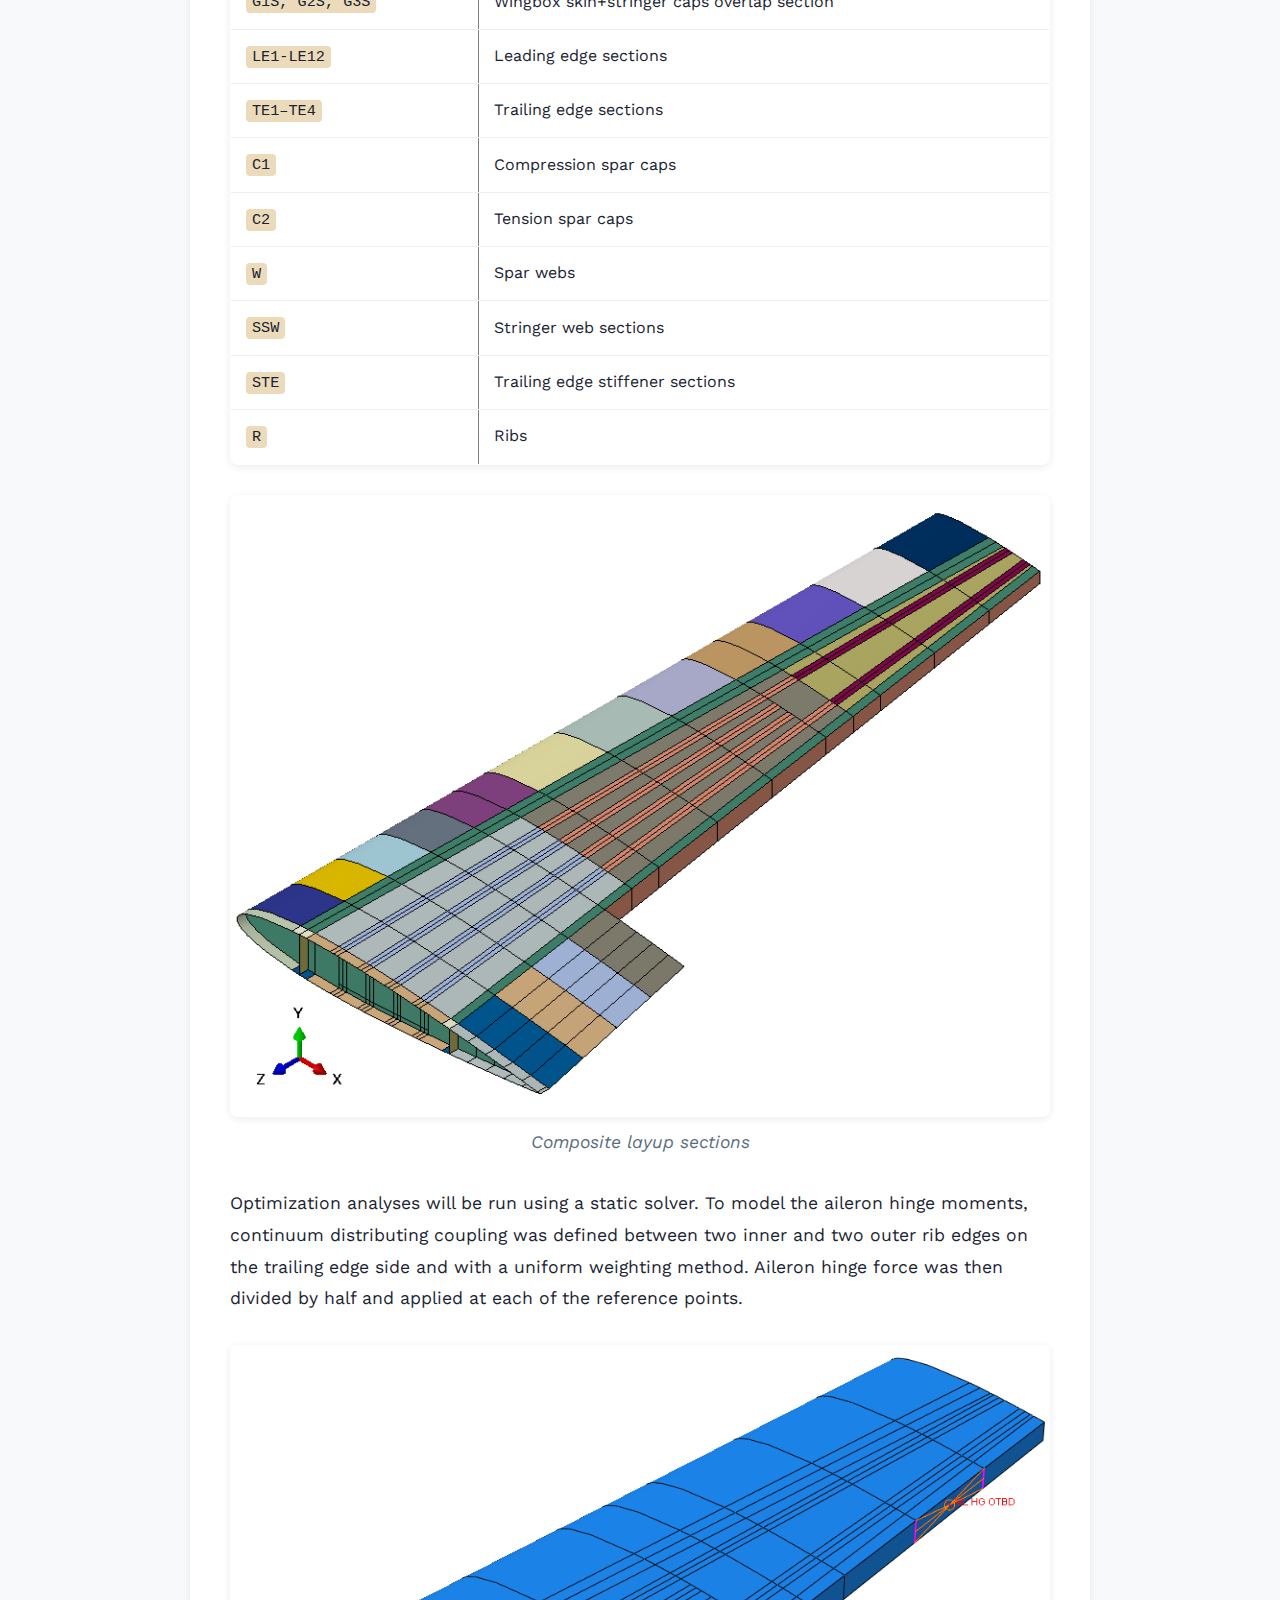
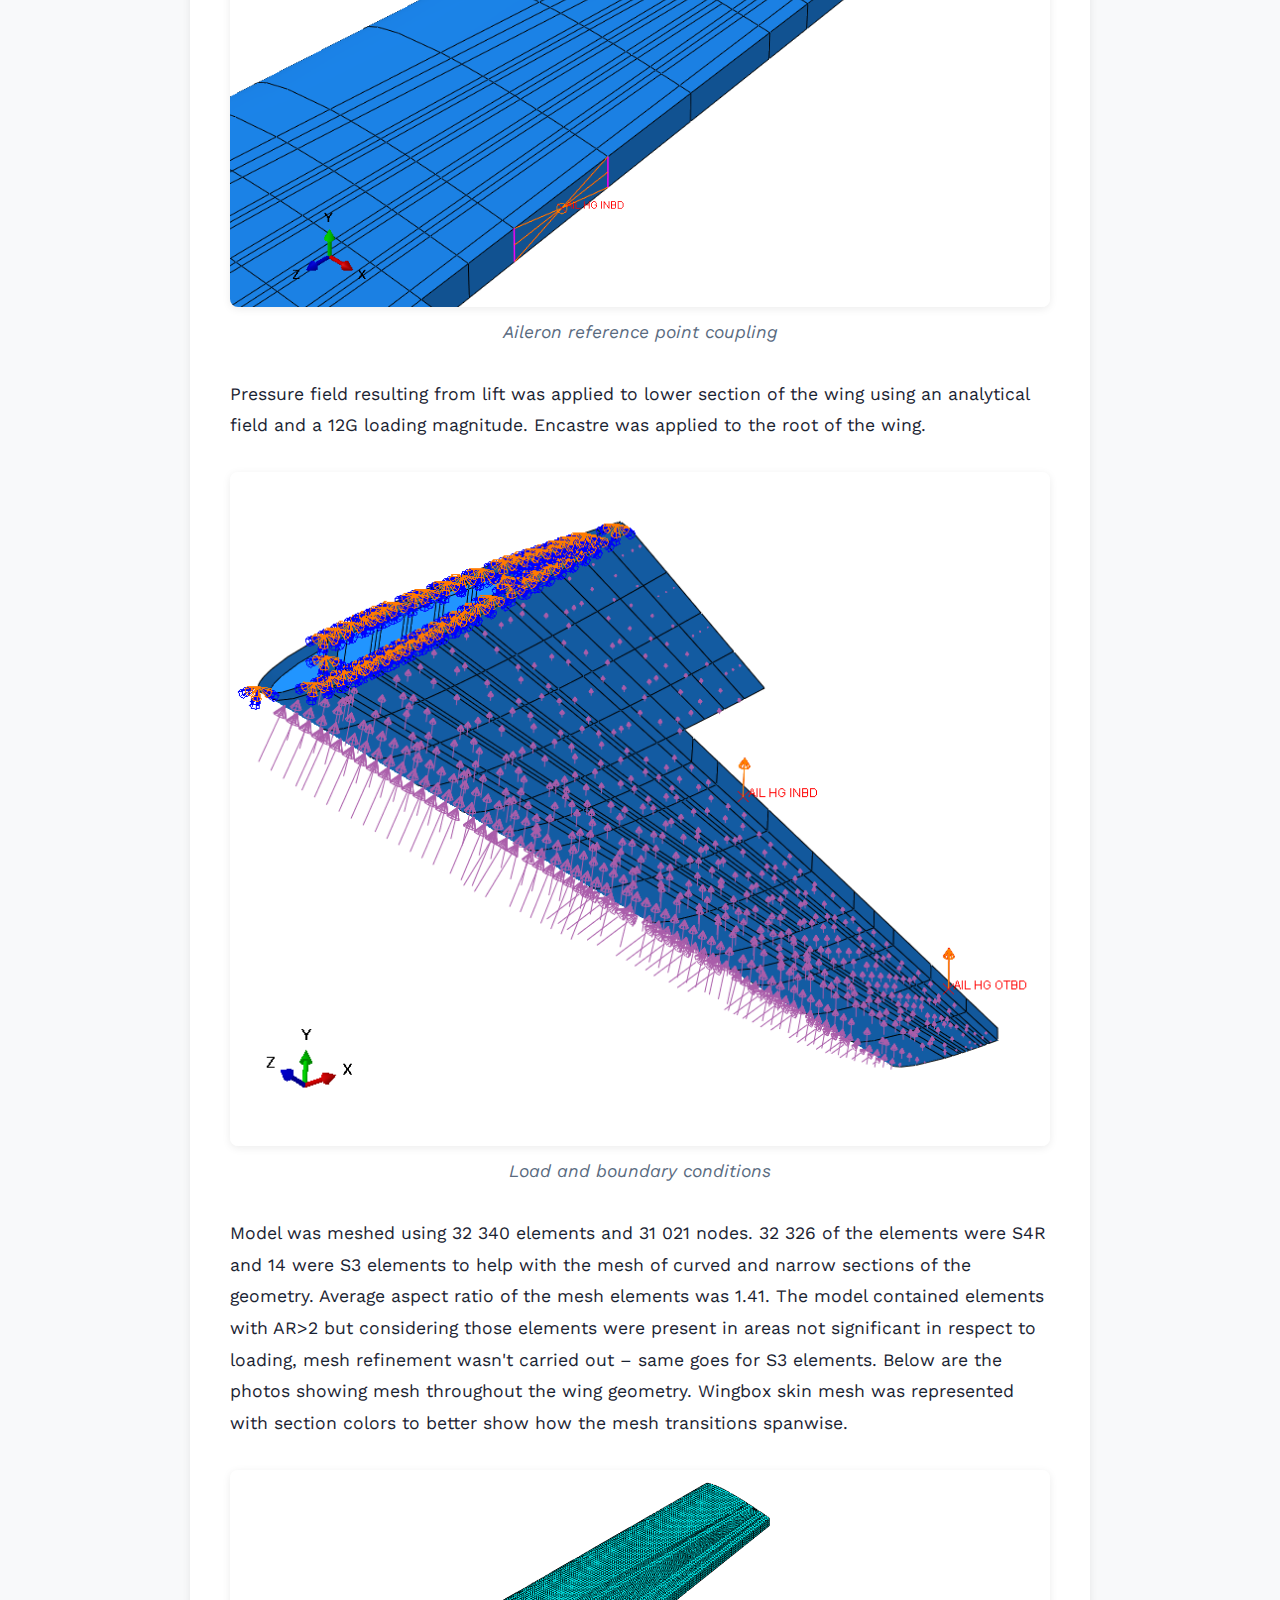
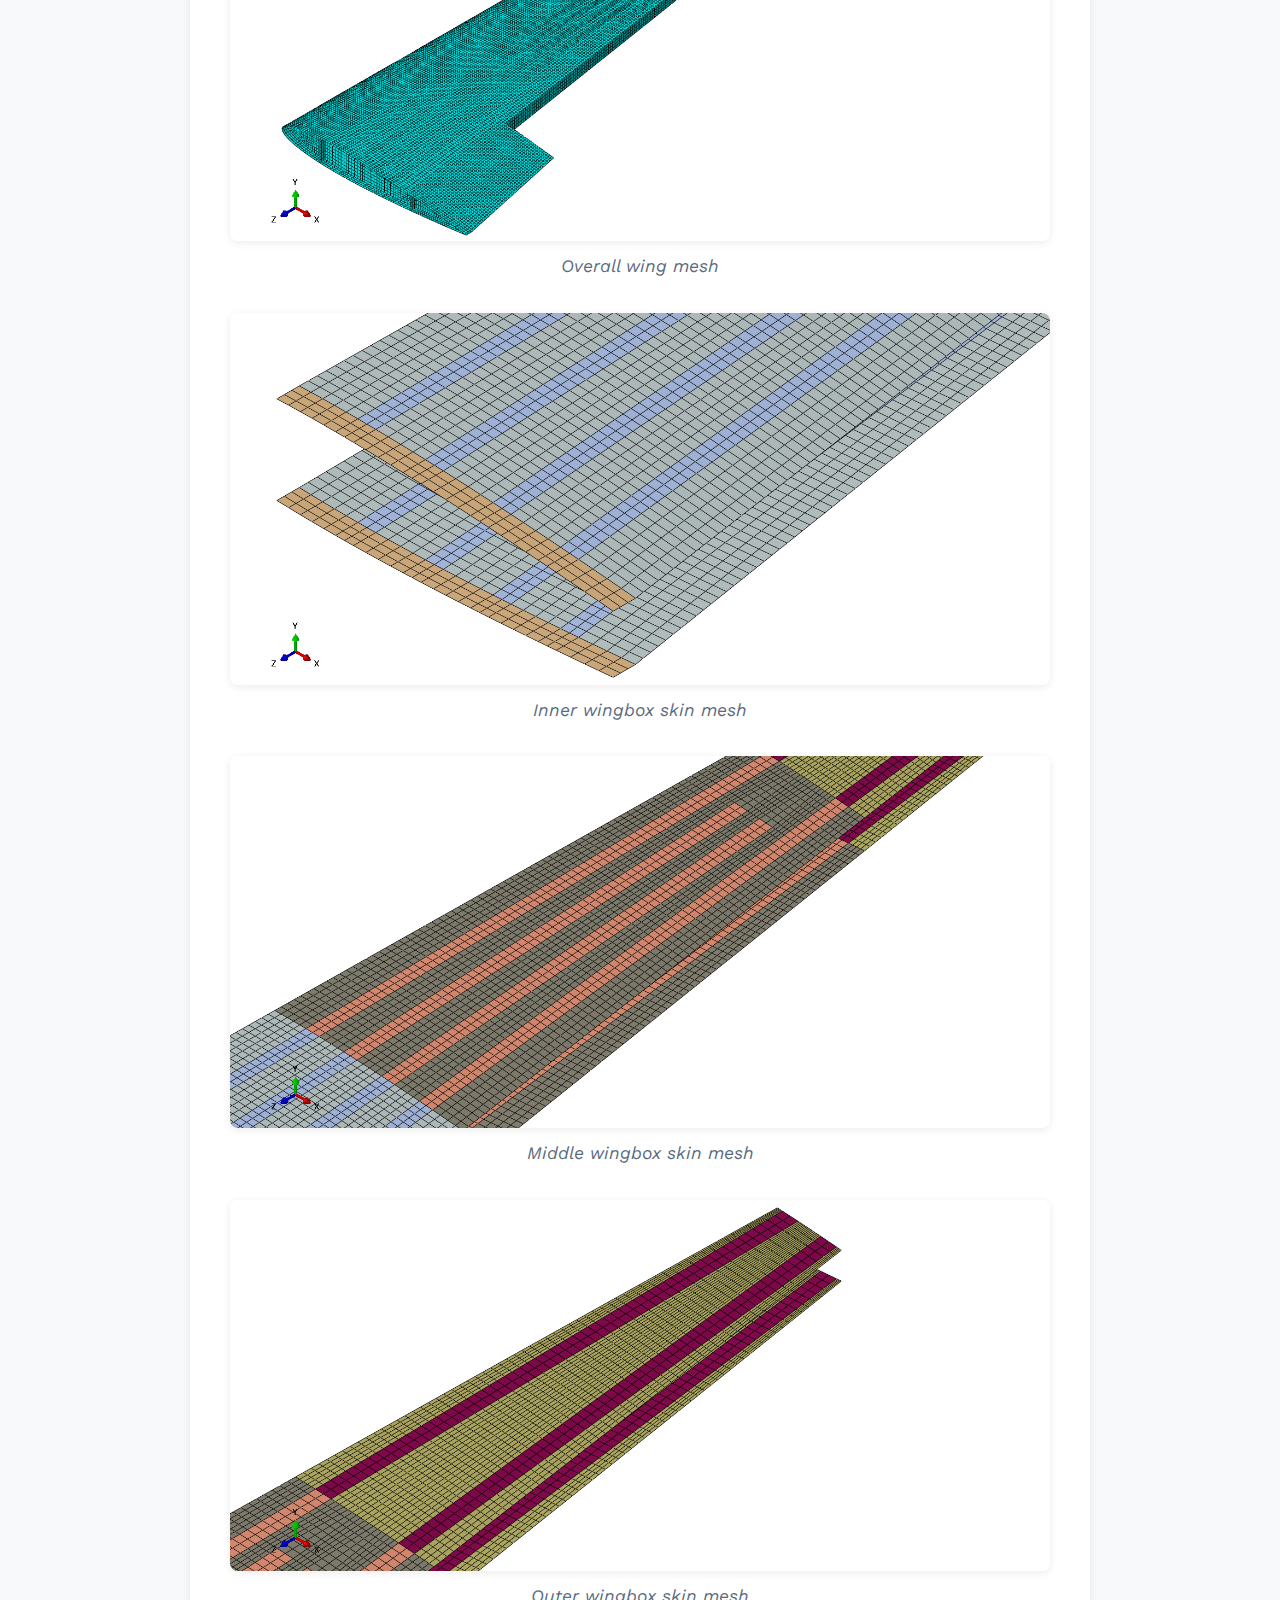
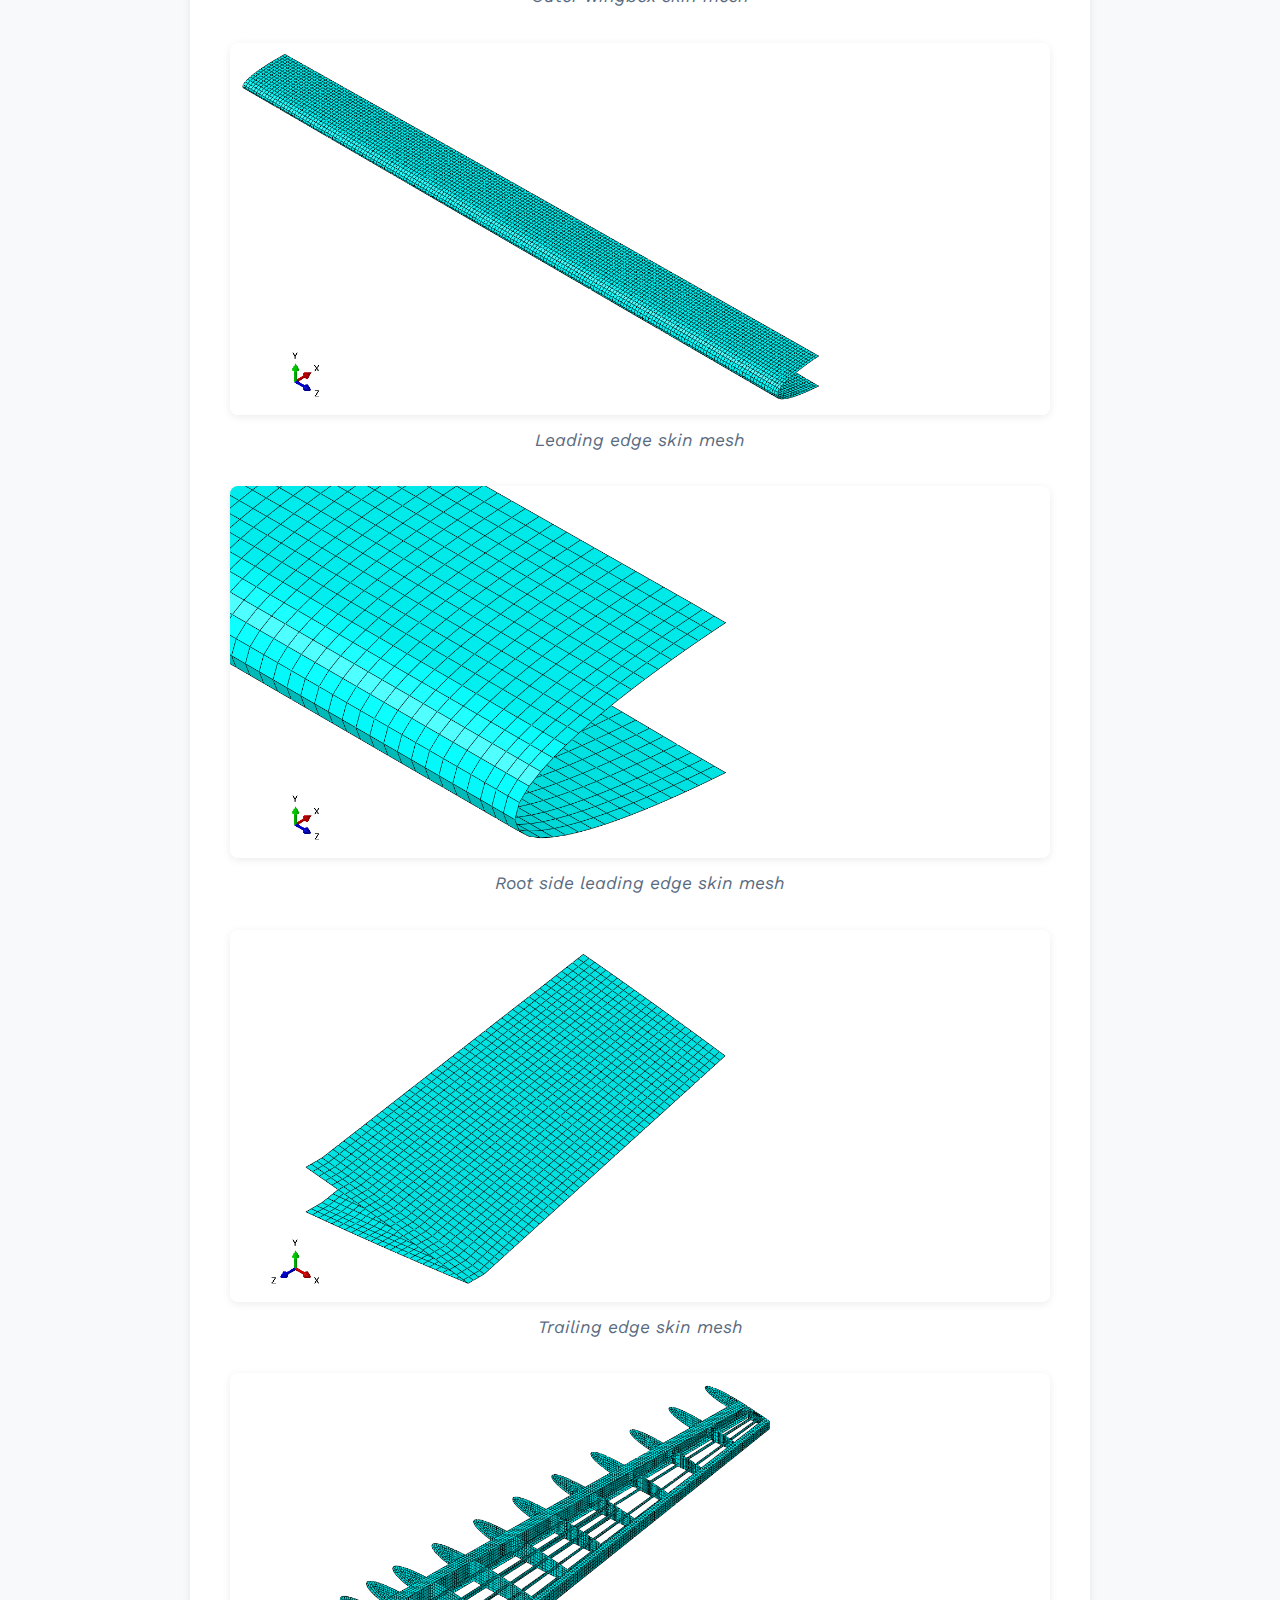
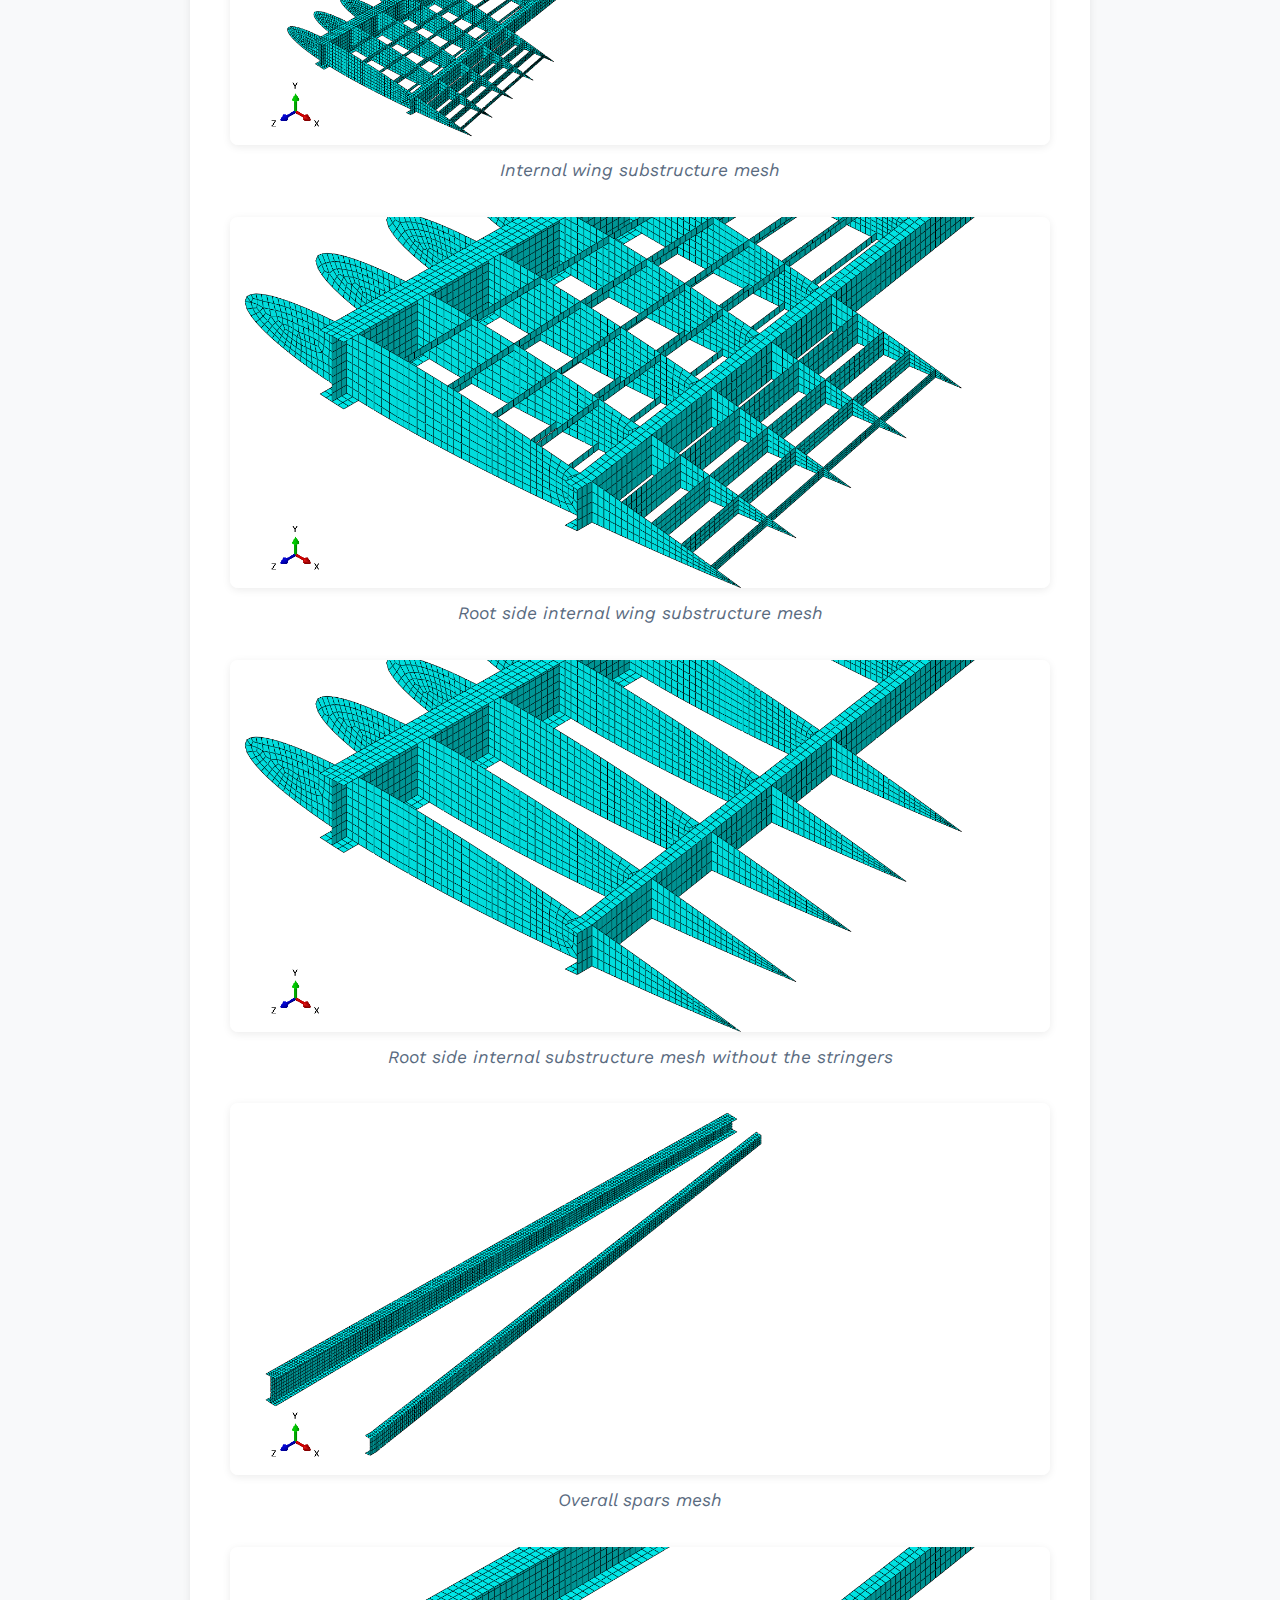
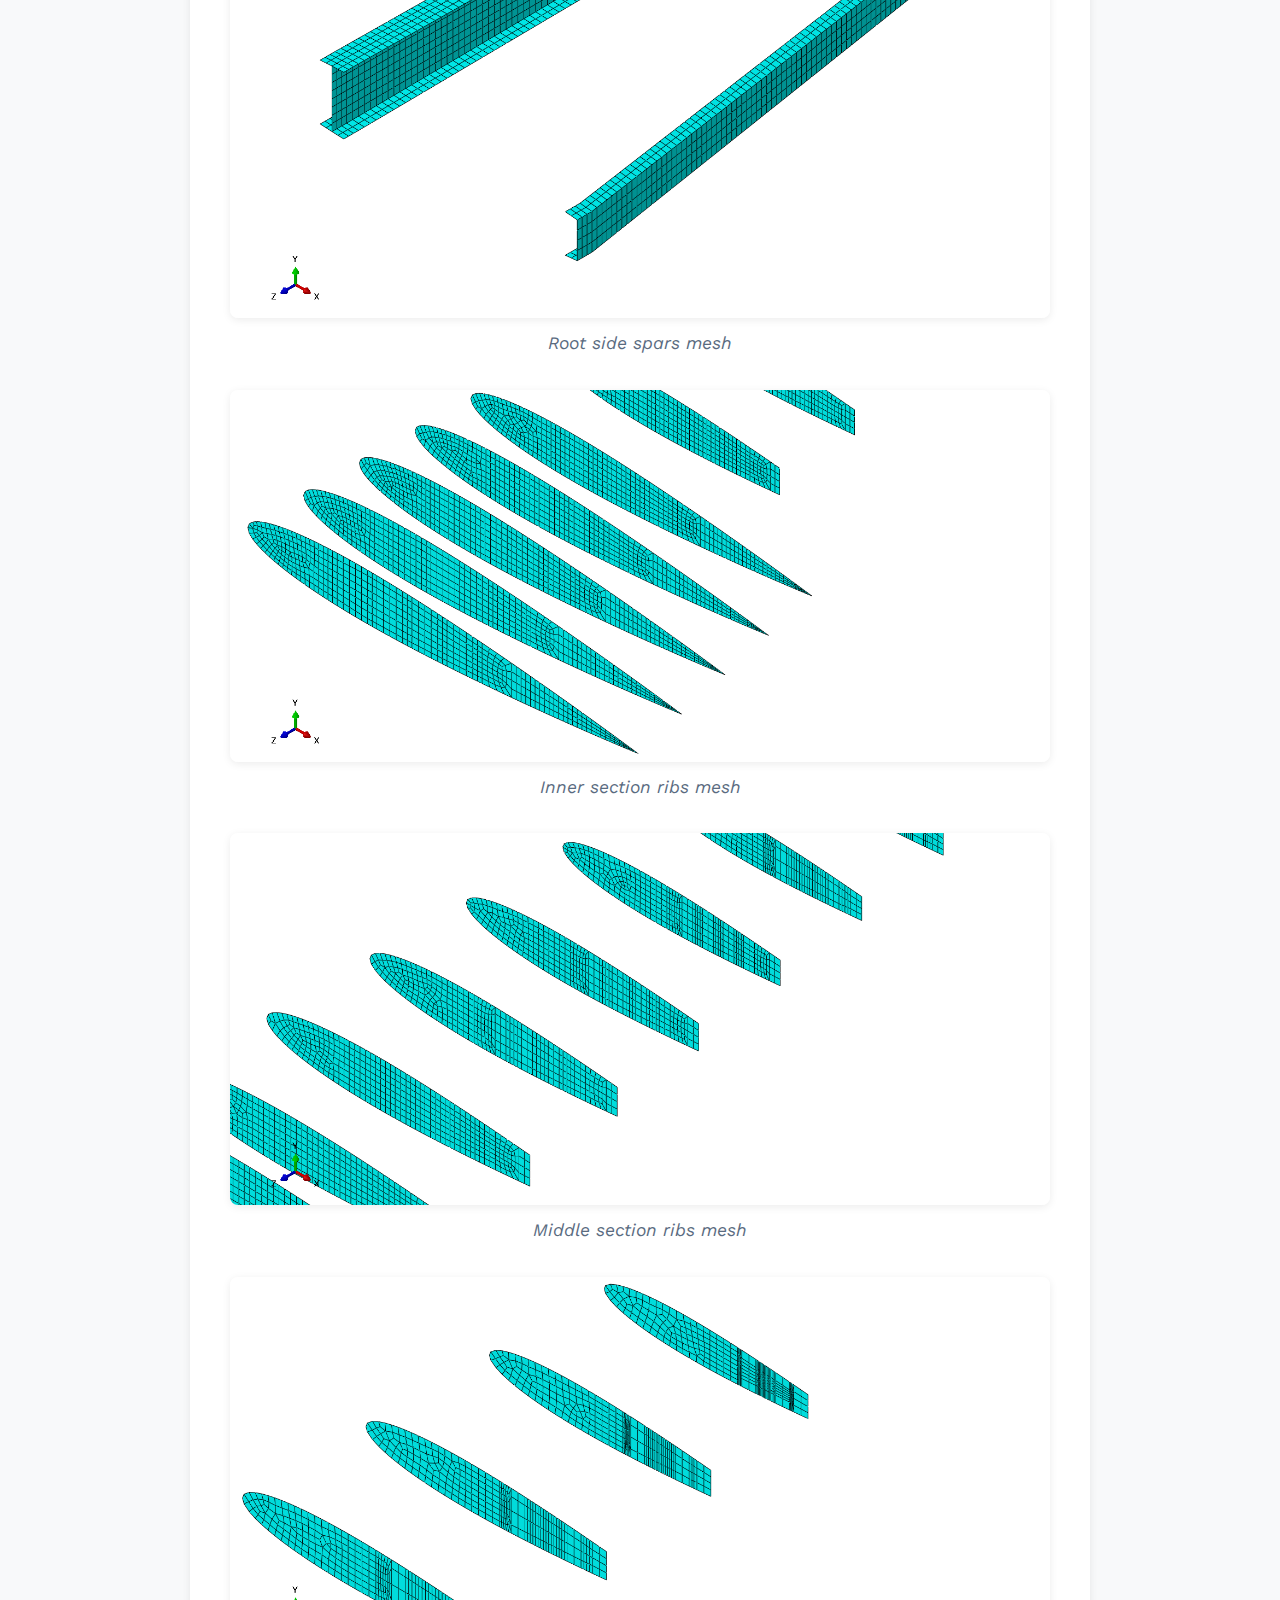
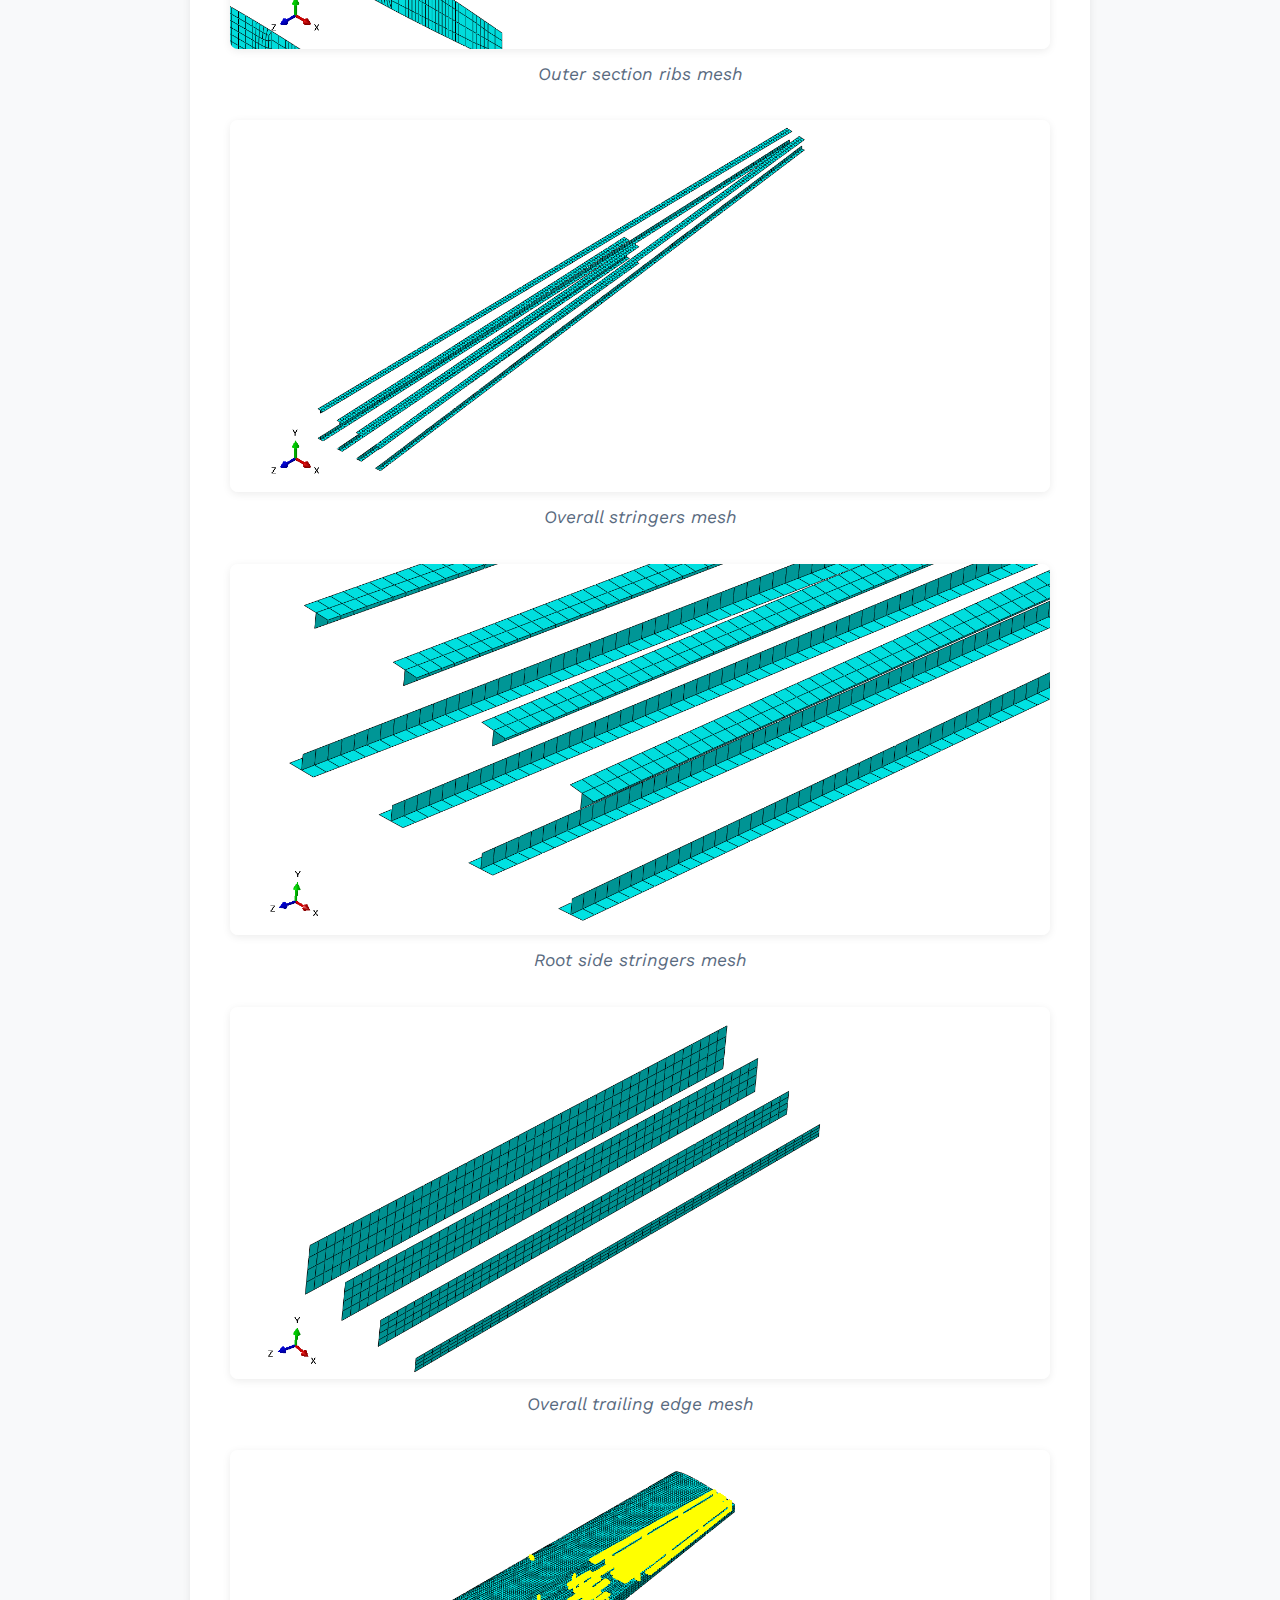
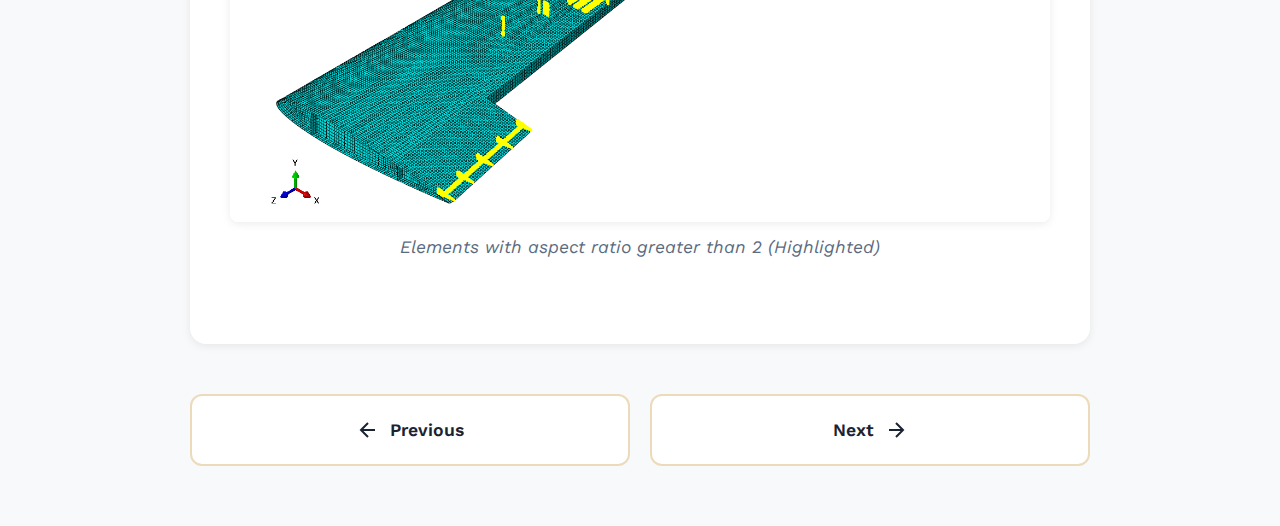
<file: composite_wing/numerical.html>
<!DOCTYPE html>
<html lang="en">
<head>
    <meta charset="UTF-8">
    <meta name="viewport" content="width=device-width, initial-scale=1.0">
    <title>Numerical Model</title>
    <link rel="stylesheet" href="../styles.css">
    <link rel="preconnect" href="https://fonts.googleapis.com">
    <link rel="preconnect" href="https://fonts.gstatic.com" crossorigin>
    <link href="https://fonts.googleapis.com/css2?family=Playfair+Display:wght@700;900&family=Work+Sans:wght@400;500;600&display=swap" rel="stylesheet">
</head>
<body>
    <div class="container">
        <div class="chapter-content">
            <!-- Chapter Header -->
            <div class="chapter-header">
                <a href="index.html" class="back-link">
                    <svg width="20" height="20" viewBox="0 0 24 24" fill="none" stroke="currentColor" stroke-width="2">
                        <path d="M19 12H5M12 19l-7-7 7-7"/>
                    </svg>
                    Back to Project
                </a>
                
                <h1>Numerical Model</h1>
                <p>FEA model setup and mesh generation for the composite wing structure</p>
            </div>

            <!-- Chapter Content -->
            <div class="chapter-body">
                <h2>Model Import and Setup</h2>
                
                <p>
                    3D model of the wing was imported as .step file into the Abaqus CAE preprocessor. To simplify the optimization process, composite layups of certain wing areas were grouped. For the wing skin between the front and aft spar caps, 3 layup groups were created: G1, G2 and G3, going from the root of the wing outwards. For G1 and G2 layup groups, ply drop-off was taken into consideration and thus they were made to extend to half the section outwards. These layup extensions were added to minimize the stresses that would otherwise happen if the ply drop-off happened in the area where the skin connects to the ribs. Skin/Stringer overlaps in those areas were also grouped within the three groups: G1S, G2S and G3S, S denoting 'stringers'. Leading edge skin was divided into 12 layups (to add some flexibility to the model - even though one layup would suffice), trailing edge into 4, spar caps into two layups – compressive and tensile, or upper and lower cap – C1 and C2 respectively; spar webs were defined with only one layup, the same as skin stringers and top-to-bottom stringers added in the trailing edge. Ribs were also defined through one layup. Overhang area has the same layup properties that their section counterparts have (overhang middle skin has the same layup as G1 group, overhang upper cap layup is equal to C1, etc…). Out of all the stiffening elements, only the wingbox stringers were modeled to have both the cap and a web, to model the failure index plot as precisely as possible, especially because they're located in critically loaded area of the wing.
                </p>

                <p>
                    For the initial model, all of the layups were made to be quasi-isotropic: [+-45/0/90]<sub>s</sub>, with exceptions of ribs and spar webs, which had 5 mm of nomex honeycomb core inserts, and skin stringers which had symmetrical layup consisting of +-45 degree plies.
                </p>

                <p style="color: var(--color-text-light); font-style: italic; margin-top: 1.5rem;">Layup label definitions</p>
                
                <table border="1" cellpadding="5" cellspacing="0" style="width: 100%; border-collapse: collapse; margin: 20px 0; background-color: var(--color-card); box-shadow: var(--shadow-sm); border-radius: 8px; overflow: hidden;">
                    <thead style="background-color: var(--color-accent-light);">
                        <tr>
                            <th style="padding: 15px; text-align: left; font-weight: 600; color: var(--color-primary); border-bottom: 2px solid var(--color-accent);">Layup Label</th>
                            <th style="padding: 15px; text-align: left; font-weight: 600; color: var(--color-primary); border-bottom: 2px solid var(--color-accent);">Definition</th>
                        </tr>
                    </thead>
                    <tbody>
                        <tr>
                            <td style="padding: 12px 15px; border-bottom: 1px solid #eee;"><code style="background-color: var(--color-accent-light); padding: 2px 6px; border-radius: 4px; font-family: 'Courier New', monospace; font-size: 0.95em;">G1</code></td>
                            <td style="padding: 12px 15px; border-bottom: 1px solid #eee;">Root side section of the wingbox skin</td>
                        </tr>
                        <tr>
                            <td style="padding: 12px 15px; border-bottom: 1px solid #eee;"><code style="background-color: var(--color-accent-light); padding: 2px 6px; border-radius: 4px; font-family: 'Courier New', monospace; font-size: 0.95em;">G2</code></td>
                            <td style="padding: 12px 15px; border-bottom: 1px solid #eee;">Middle section of the wingbox skin</td>
                        </tr>
                        <tr>
                            <td style="padding: 12px 15px; border-bottom: 1px solid #eee;"><code style="background-color: var(--color-accent-light); padding: 2px 6px; border-radius: 4px; font-family: 'Courier New', monospace; font-size: 0.95em;">G3</code></td>
                            <td style="padding: 12px 15px; border-bottom: 1px solid #eee;">Tip side section of the wingbox skin</td>
                        </tr>
                        <tr>
                            <td style="padding: 12px 15px; border-bottom: 1px solid #eee;"><code style="background-color: var(--color-accent-light); padding: 2px 6px; border-radius: 4px; font-family: 'Courier New', monospace; font-size: 0.95em;">G1S, G2S, G3S</code></td>
                            <td style="padding: 12px 15px; border-bottom: 1px solid #eee;">Wingbox skin+stringer caps overlap section</td>
                        </tr>
                        <tr>
                            <td style="padding: 12px 15px; border-bottom: 1px solid #eee;"><code style="background-color: var(--color-accent-light); padding: 2px 6px; border-radius: 4px; font-family: 'Courier New', monospace; font-size: 0.95em;">LE1-LE12</code></td>
                            <td style="padding: 12px 15px; border-bottom: 1px solid #eee;">Leading edge sections</td>
                        </tr>
                        <tr>
                            <td style="padding: 12px 15px; border-bottom: 1px solid #eee;"><code style="background-color: var(--color-accent-light); padding: 2px 6px; border-radius: 4px; font-family: 'Courier New', monospace; font-size: 0.95em;">TE1–TE4</code></td>
                            <td style="padding: 12px 15px; border-bottom: 1px solid #eee;">Trailing edge sections</td>
                        </tr>
                        <tr>
                            <td style="padding: 12px 15px; border-bottom: 1px solid #eee;"><code style="background-color: var(--color-accent-light); padding: 2px 6px; border-radius: 4px; font-family: 'Courier New', monospace; font-size: 0.95em;">C1</code></td>
                            <td style="padding: 12px 15px; border-bottom: 1px solid #eee;">Compression spar caps</td>
                        </tr>
                        <tr>
                            <td style="padding: 12px 15px; border-bottom: 1px solid #eee;"><code style="background-color: var(--color-accent-light); padding: 2px 6px; border-radius: 4px; font-family: 'Courier New', monospace; font-size: 0.95em;">C2</code></td>
                            <td style="padding: 12px 15px; border-bottom: 1px solid #eee;">Tension spar caps</td>
                        </tr>
                        <tr>
                            <td style="padding: 12px 15px; border-bottom: 1px solid #eee;"><code style="background-color: var(--color-accent-light); padding: 2px 6px; border-radius: 4px; font-family: 'Courier New', monospace; font-size: 0.95em;">W</code></td>
                            <td style="padding: 12px 15px; border-bottom: 1px solid #eee;">Spar webs</td>
                        </tr>
                        <tr>
                            <td style="padding: 12px 15px; border-bottom: 1px solid #eee;"><code style="background-color: var(--color-accent-light); padding: 2px 6px; border-radius: 4px; font-family: 'Courier New', monospace; font-size: 0.95em;">SSW</code></td>
                            <td style="padding: 12px 15px; border-bottom: 1px solid #eee;">Stringer web sections</td>
                        </tr>
                        <tr>
                            <td style="padding: 12px 15px; border-bottom: 1px solid #eee;"><code style="background-color: var(--color-accent-light); padding: 2px 6px; border-radius: 4px; font-family: 'Courier New', monospace; font-size: 0.95em;">STE</code></td>
                            <td style="padding: 12px 15px; border-bottom: 1px solid #eee;">Trailing edge stiffener sections</td>
                        </tr>
                        <tr>
                            <td style="padding: 12px 15px; border-bottom: 1px solid #eee;"><code style="background-color: var(--color-accent-light); padding: 2px 6px; border-radius: 4px; font-family: 'Courier New', monospace; font-size: 0.95em;">R</code></td>
                            <td style="padding: 12px 15px; border-bottom: 1px solid #eee;">Ribs</td>
                        </tr>
                    </tbody>
                </table>

                <img src="photos/compositeLayups.png" alt="Composite layup sections" style="max-width: 100%; height: auto; display: block; margin: 30px auto; border-radius: 8px; box-shadow: var(--shadow-sm);" />
                <p style="color: var(--color-text-light); font-style: italic; text-align: center; margin-top: -20px; margin-bottom: 30px;">Composite layup sections</p>

                <p>
                    Optimization analyses will be run using a static solver. To model the aileron hinge moments, continuum distributing coupling was defined between two inner and two outer rib edges on the trailing edge side and with a uniform weighting method. Aileron hinge force was then divided by half and applied at each of the reference points.
                </p>

                <img src="photos/aileronCoupling.png" alt="Aileron reference point coupling" style="max-width: 100%; height: auto; display: block; margin: 30px auto; border-radius: 8px; box-shadow: var(--shadow-sm);" />
                <p style="color: var(--color-text-light); font-style: italic; text-align: center; margin-top: -20px; margin-bottom: 30px;">Aileron reference point coupling</p>

                <p>
                    Pressure field resulting from lift was applied to lower section of the wing using an analytical field and a 12G loading magnitude. Encastre was applied to the root of the wing.
                </p>

                <img src="photos/boundaryConditions.png" alt="Load and boundary conditions" style="max-width: 100%; height: auto; display: block; margin: 30px auto; border-radius: 8px; box-shadow: var(--shadow-sm);" />
                <p style="color: var(--color-text-light); font-style: italic; text-align: center; margin-top: -20px; margin-bottom: 30px;">Load and boundary conditions</p>

                <p>
                    Model was meshed using 32 340 elements and 31 021 nodes. 32 326 of the elements were S4R and 14 were S3 elements to help with the mesh of curved and narrow sections of the geometry. Average aspect ratio of the mesh elements was 1.41. The model contained elements with AR&gt;2 but considering those elements were present in areas not significant in respect to loading, mesh refinement wasn't carried out – same goes for S3 elements. Below are the photos showing mesh throughout the wing geometry. Wingbox skin mesh was represented with section colors to better show how the mesh transitions spanwise.
                </p>

                <img src="photos/meshOverall.png" alt="Overall wing mesh" style="max-width: 100%; height: auto; display: block; margin: 30px auto; border-radius: 8px; box-shadow: var(--shadow-sm);" />
                <p style="color: var(--color-text-light); font-style: italic; text-align: center; margin-top: -20px; margin-bottom: 30px;">Overall wing mesh</p>

                <img src="photos/meshSkinDetail1.png" alt="Inner wingbox skin mesh" style="max-width: 100%; height: auto; display: block; margin: 30px auto; border-radius: 8px; box-shadow: var(--shadow-sm);" />
                <p style="color: var(--color-text-light); font-style: italic; text-align: center; margin-top: -20px; margin-bottom: 30px;">Inner wingbox skin mesh</p>

                <img src="photos/meshSkinDetail2.png" alt="Middle wingbox skin mesh" style="max-width: 100%; height: auto; display: block; margin: 30px auto; border-radius: 8px; box-shadow: var(--shadow-sm);" />
                <p style="color: var(--color-text-light); font-style: italic; text-align: center; margin-top: -20px; margin-bottom: 30px;">Middle wingbox skin mesh</p>

                <img src="photos/meshSkinDetail3.png" alt="Outer wingbox skin mesh" style="max-width: 100%; height: auto; display: block; margin: 30px auto; border-radius: 8px; box-shadow: var(--shadow-sm);" />
                <p style="color: var(--color-text-light); font-style: italic; text-align: center; margin-top: -20px; margin-bottom: 30px;">Outer wingbox skin mesh</p>

                <img src="photos/meshLEOverall.png" alt="Leading edge skin mesh" style="max-width: 100%; height: auto; display: block; margin: 30px auto; border-radius: 8px; box-shadow: var(--shadow-sm);" />
                <p style="color: var(--color-text-light); font-style: italic; text-align: center; margin-top: -20px; margin-bottom: 30px;">Leading edge skin mesh</p>

                <img src="photos/meshLEDetail1.png" alt="Root side leading edge skin mesh" style="max-width: 100%; height: auto; display: block; margin: 30px auto; border-radius: 8px; box-shadow: var(--shadow-sm);" />
                <p style="color: var(--color-text-light); font-style: italic; text-align: center; margin-top: -20px; margin-bottom: 30px;">Root side leading edge skin mesh</p>

                <img src="photos/meshTEOverall.png" alt="Trailing edge skin mesh" style="max-width: 100%; height: auto; display: block; margin: 30px auto; border-radius: 8px; box-shadow: var(--shadow-sm);" />
                <p style="color: var(--color-text-light); font-style: italic; text-align: center; margin-top: -20px; margin-bottom: 30px;">Trailing edge skin mesh</p>

                <img src="photos/meshSkeletonOverall.png" alt="Internal wing substructure mesh" style="max-width: 100%; height: auto; display: block; margin: 30px auto; border-radius: 8px; box-shadow: var(--shadow-sm);" />
                <p style="color: var(--color-text-light); font-style: italic; text-align: center; margin-top: -20px; margin-bottom: 30px;">Internal wing substructure mesh</p>

                <img src="photos/meshSkeletonDetail1.png" alt="Root side internal wing substructure mesh" style="max-width: 100%; height: auto; display: block; margin: 30px auto; border-radius: 8px; box-shadow: var(--shadow-sm);" />
                <p style="color: var(--color-text-light); font-style: italic; text-align: center; margin-top: -20px; margin-bottom: 30px;">Root side internal wing substructure mesh</p>

                <img src="photos/meshSkeletonDetail2.png" alt="Root side internal substructure mesh without the stringers" style="max-width: 100%; height: auto; display: block; margin: 30px auto; border-radius: 8px; box-shadow: var(--shadow-sm);" />
                <p style="color: var(--color-text-light); font-style: italic; text-align: center; margin-top: -20px; margin-bottom: 30px;">Root side internal substructure mesh without the stringers</p>

                <img src="photos/meshSparsOverall.png" alt="Overall spars mesh" style="max-width: 100%; height: auto; display: block; margin: 30px auto; border-radius: 8px; box-shadow: var(--shadow-sm);" />
                <p style="color: var(--color-text-light); font-style: italic; text-align: center; margin-top: -20px; margin-bottom: 30px;">Overall spars mesh</p>

                <img src="photos/meshSparsDetail.png" alt="Root side spars mesh" style="max-width: 100%; height: auto; display: block; margin: 30px auto; border-radius: 8px; box-shadow: var(--shadow-sm);" />
                <p style="color: var(--color-text-light); font-style: italic; text-align: center; margin-top: -20px; margin-bottom: 30px;">Root side spars mesh</p>

                <img src="photos/meshRibsInner.png" alt="Inner section ribs mesh" style="max-width: 100%; height: auto; display: block; margin: 30px auto; border-radius: 8px; box-shadow: var(--shadow-sm);" />
                <p style="color: var(--color-text-light); font-style: italic; text-align: center; margin-top: -20px; margin-bottom: 30px;">Inner section ribs mesh</p>

                <img src="photos/meshRibsMiddle.png" alt="Middle section ribs mesh" style="max-width: 100%; height: auto; display: block; margin: 30px auto; border-radius: 8px; box-shadow: var(--shadow-sm);" />
                <p style="color: var(--color-text-light); font-style: italic; text-align: center; margin-top: -20px; margin-bottom: 30px;">Middle section ribs mesh</p>

                <img src="photos/meshRibsOuter.png" alt="Outer section ribs mesh" style="max-width: 100%; height: auto; display: block; margin: 30px auto; border-radius: 8px; box-shadow: var(--shadow-sm);" />
                <p style="color: var(--color-text-light); font-style: italic; text-align: center; margin-top: -20px; margin-bottom: 30px;">Outer section ribs mesh</p>

                <img src="photos/meshStringersOverall.png" alt="Overall stringers mesh" style="max-width: 100%; height: auto; display: block; margin: 30px auto; border-radius: 8px; box-shadow: var(--shadow-sm);" />
                <p style="color: var(--color-text-light); font-style: italic; text-align: center; margin-top: -20px; margin-bottom: 30px;">Overall stringers mesh</p>

                <img src="photos/meshStringersDetail1.png" alt="Root side stringers mesh" style="max-width: 100%; height: auto; display: block; margin: 30px auto; border-radius: 8px; box-shadow: var(--shadow-sm);" />
                <p style="color: var(--color-text-light); font-style: italic; text-align: center; margin-top: -20px; margin-bottom: 30px;">Root side stringers mesh</p>

                <img src="photos/meshStringerTEOverall.png" alt="Overall trailing edge mesh" style="max-width: 100%; height: auto; display: block; margin: 30px auto; border-radius: 8px; box-shadow: var(--shadow-sm);" />
                <p style="color: var(--color-text-light); font-style: italic; text-align: center; margin-top: -20px; margin-bottom: 30px;">Overall trailing edge mesh</p>

                <img src="photos/meshARgreaterThan2.png" alt="Elements with aspect ratio greater than 2 (Highlighted)" style="max-width: 100%; height: auto; display: block; margin: 30px auto; border-radius: 8px; box-shadow: var(--shadow-sm);" />
                <p style="color: var(--color-text-light); font-style: italic; text-align: center; margin-top: -20px; margin-bottom: 30px;">Elements with aspect ratio greater than 2 (Highlighted)</p>
            </div>

            <!-- Navigation Arrows -->
            <div class="chapter-navigation">
                <a href="material.html" class="nav-button">
                    <svg width="24" height="24" viewBox="0 0 24 24" fill="none" stroke="currentColor" stroke-width="2">
                        <path d="M19 12H5M12 19l-7-7 7-7"/>
                    </svg>
                    Previous
                </a>

                <a href="optimization.html" class="nav-button">
                    Next
                    <svg width="24" height="24" viewBox="0 0 24 24" fill="none" stroke="currentColor" stroke-width="2">
                        <path d="M5 12h14M12 5l7 7-7 7"/>
                    </svg>
                </a>
            </div>
        </div>
    </div>
</body>
</html>
</file>
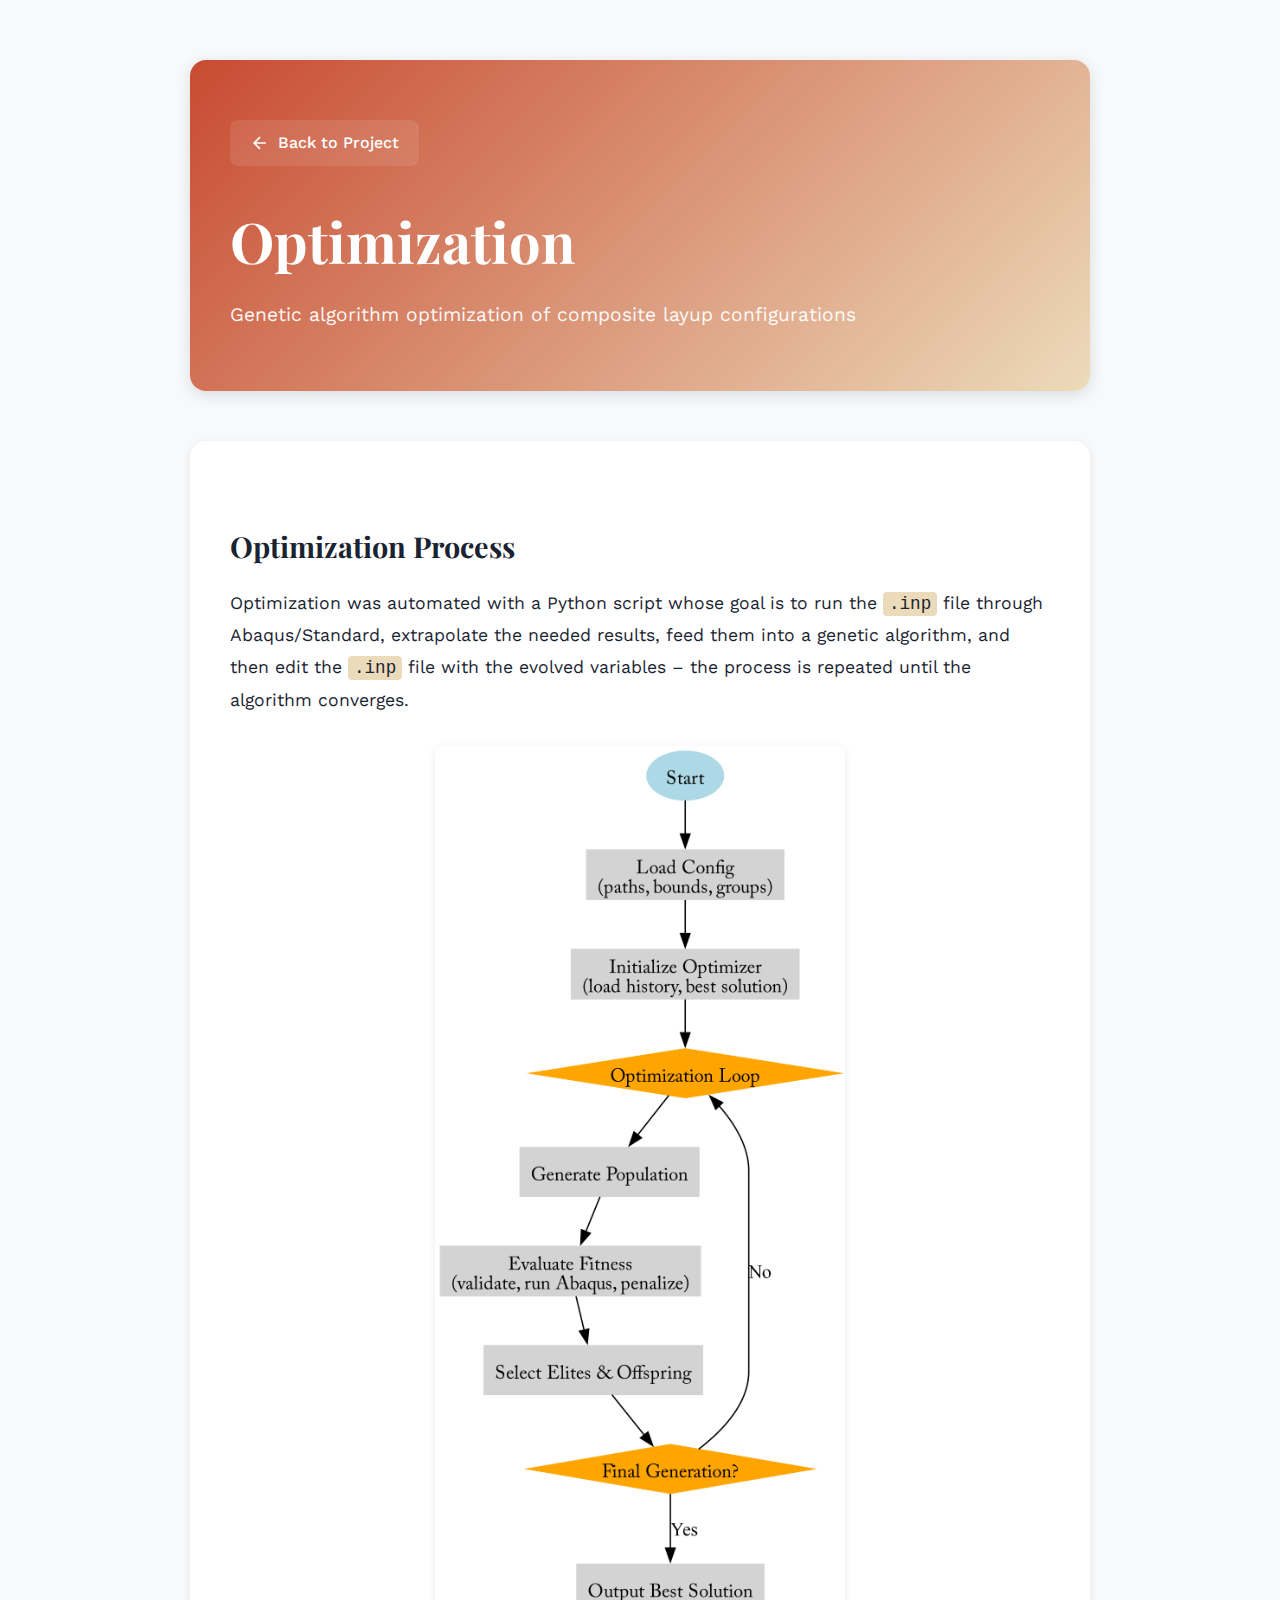
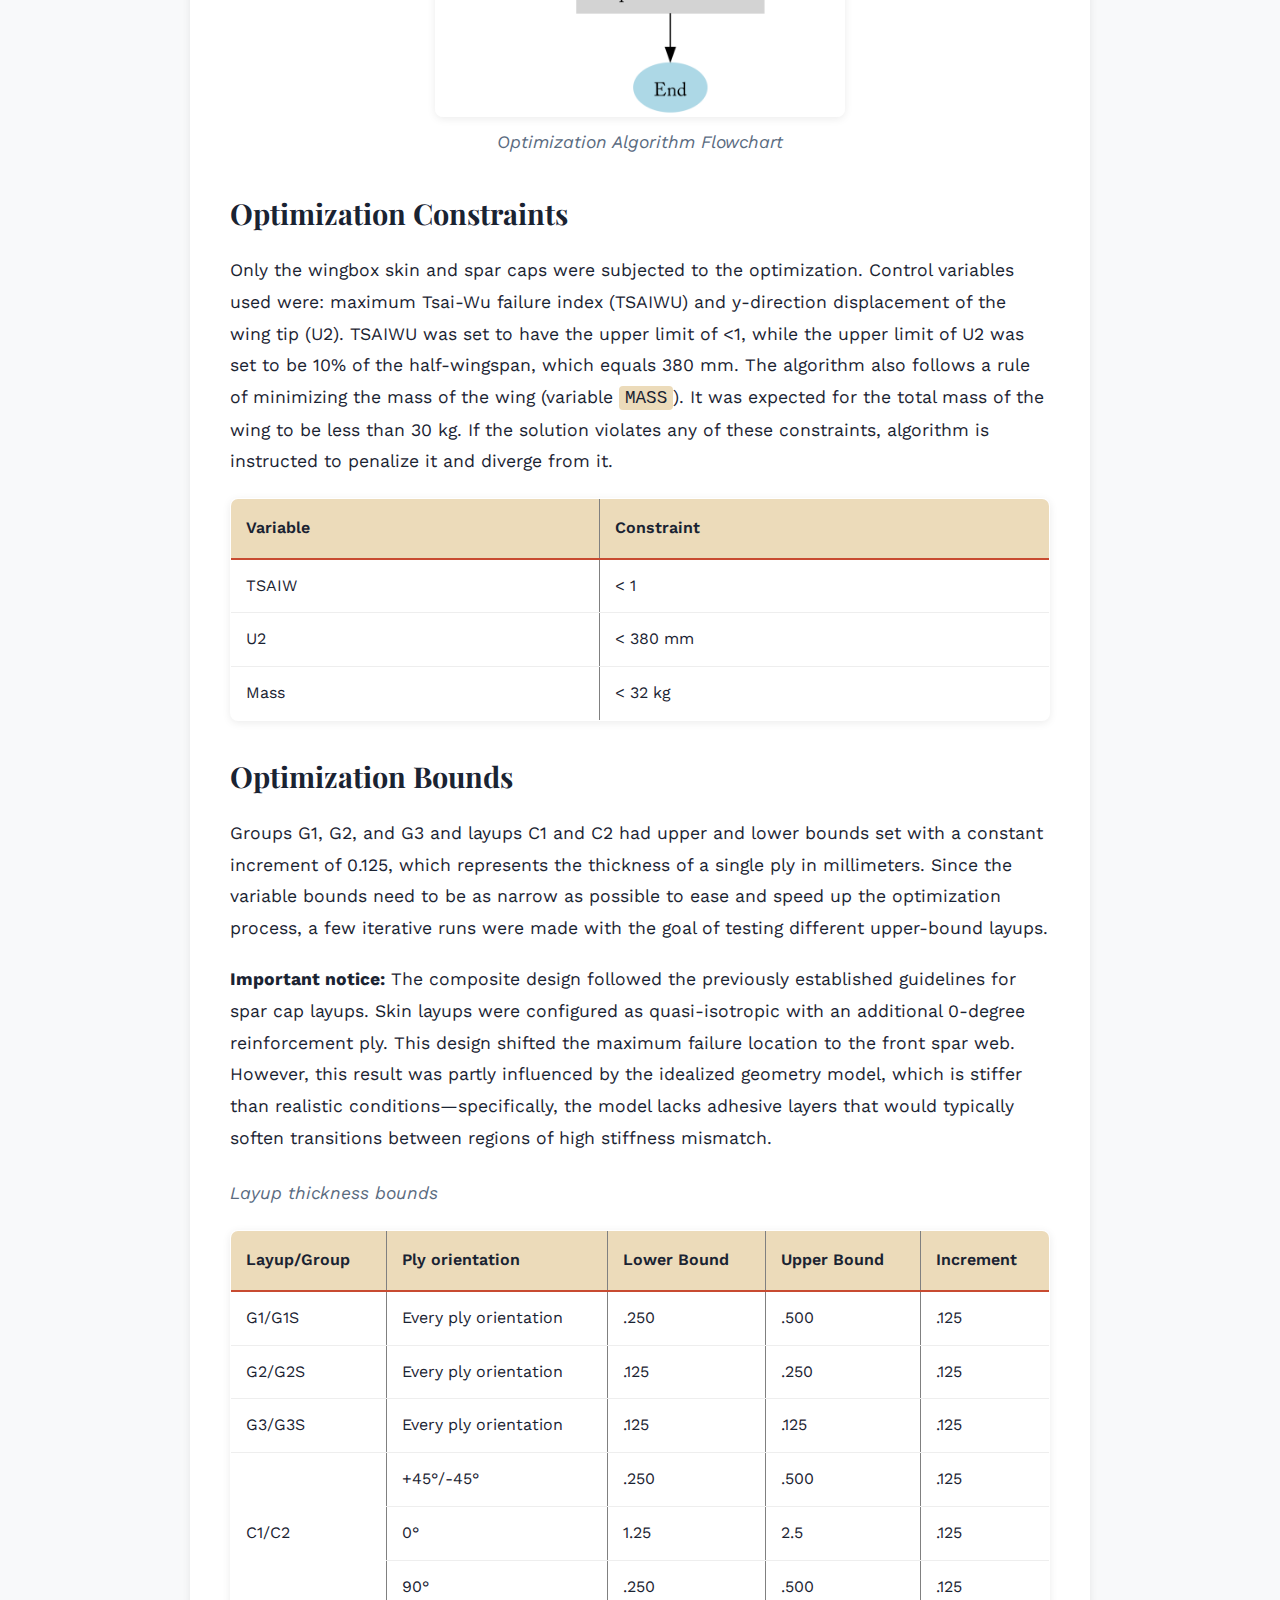
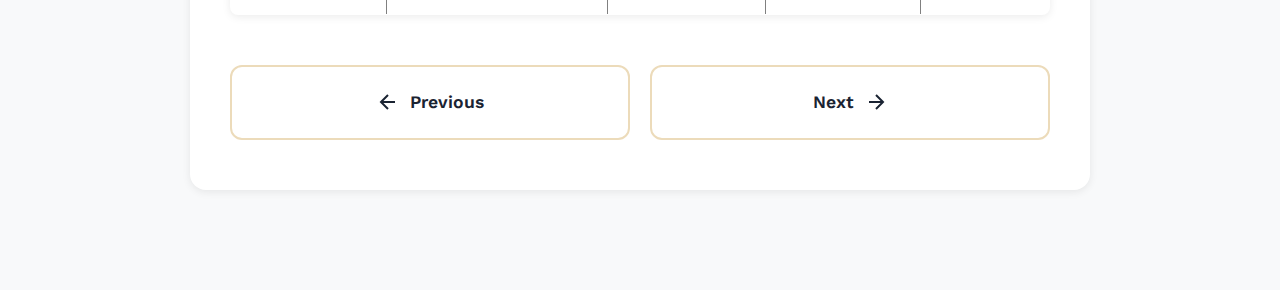
<file: composite_wing/optimization.html>
<!DOCTYPE html>
<html lang="en">
<head>
    <meta charset="UTF-8">
    <meta name="viewport" content="width=device-width, initial-scale=1.0">
    <title>Optimization</title>
    <link rel="stylesheet" href="../styles.css">
    <link rel="preconnect" href="https://fonts.googleapis.com">
    <link rel="preconnect" href="https://fonts.gstatic.com" crossorigin>
    <link href="https://fonts.googleapis.com/css2?family=Playfair+Display:wght@700;900&family=Work+Sans:wght@400;500;600&display=swap" rel="stylesheet">
</head>
<body>
    <div class="container">
        <div class="chapter-content">
            <!-- Chapter Header -->
            <div class="chapter-header">
                <a href="index.html" class="back-link">
                    <svg width="20" height="20" viewBox="0 0 24 24" fill="none" stroke="currentColor" stroke-width="2">
                        <path d="M19 12H5M12 19l-7-7 7-7"/>
                    </svg>
                    Back to Project
                </a>
                
                <h1>Optimization</h1>
                <p>Genetic algorithm optimization of composite layup configurations</p>
            </div>

            <!-- Chapter Content -->
            <div class="chapter-body">
                <h2>Optimization Process</h2>
                
                <p>
                    Optimization was automated with a Python script whose goal is to run the <code style="background-color: var(--color-accent-light); padding: 2px 6px; border-radius: 4px; font-family: 'Courier New', monospace;">.inp</code> file through Abaqus/Standard, extrapolate the needed results, feed them into a genetic algorithm, and then edit the <code style="background-color: var(--color-accent-light); padding: 2px 6px; border-radius: 4px; font-family: 'Courier New', monospace;">.inp</code> file with the evolved variables – the process is repeated until the algorithm converges.
                </p>

                <img src="photos/genOptiFlow.png" alt="Optimization Algorithm Flowchart" style="max-width: 50%; height: auto; display: block; margin: 30px auto; border-radius: 8px; box-shadow: var(--shadow-sm);" />
                <p style="color: var(--color-text-light); font-style: italic; text-align: center; margin-top: -20px; margin-bottom: 30px;">Optimization Algorithm Flowchart</p>

                <h2>Optimization Constraints</h2>

                <p>
                    Only the wingbox skin and spar caps were subjected to the optimization. Control variables used were: maximum Tsai-Wu failure index (TSAIWU) and y-direction displacement of the wing tip (U2). TSAIWU was set to have the upper limit of &lt;1, while the upper limit of U2 was set to be 10% of the half-wingspan, which equals 380 mm. The algorithm also follows a rule of minimizing the mass of the wing (variable <code style="background-color: var(--color-accent-light); padding: 2px 6px; border-radius: 4px; font-family: 'Courier New', monospace;">MASS</code>). It was expected for the total mass of the wing to be less than 30 kg. If the solution violates any of these constraints, algorithm is instructed to penalize it and diverge from it.
                </p>

                <table border="1" cellpadding="5" cellspacing="0" style="width: 100%; border-collapse: collapse; margin: 20px 0; background-color: var(--color-card); box-shadow: var(--shadow-sm); border-radius: 8px; overflow: hidden;">
                    <thead style="background-color: var(--color-accent-light);">
                        <tr>
                            <th style="padding: 15px; text-align: left; font-weight: 600; color: var(--color-primary); border-bottom: 2px solid var(--color-accent);">Variable</th>
                            <th style="padding: 15px; text-align: left; font-weight: 600; color: var(--color-primary); border-bottom: 2px solid var(--color-accent);">Constraint</th>
                        </tr>
                    </thead>
                    <tbody>
                        <tr>
                            <td style="padding: 12px 15px; border-bottom: 1px solid #eee;">TSAIW</td>
                            <td style="padding: 12px 15px; border-bottom: 1px solid #eee;">&lt; 1</td>
                        </tr>
                        <tr>
                            <td style="padding: 12px 15px; border-bottom: 1px solid #eee;">U2</td>
                            <td style="padding: 12px 15px; border-bottom: 1px solid #eee;">&lt; 380 mm</td>
                        </tr>
                        <tr>
                            <td style="padding: 12px 15px; border-bottom: 1px solid #eee;">Mass</td>
                            <td style="padding: 12px 15px; border-bottom: 1px solid #eee;">&lt; 32 kg</td>
                        </tr>
                    </tbody>
                </table>

                <h2>Optimization Bounds</h2>

                <p>
                    Groups G1, G2, and G3 and layups C1 and C2 had upper and lower bounds set with a constant increment of 0.125, which represents the thickness of a single ply in millimeters. Since the variable bounds need to be as narrow as possible to ease and speed up the optimization process, a few iterative runs were made with the goal of testing different upper-bound layups.
                </p>

                <p>
                    <strong>Important notice:</strong> The composite design followed the previously established guidelines for spar cap layups. Skin layups were configured as quasi-isotropic with an additional 0-degree reinforcement ply. This design shifted the maximum failure location to the front spar web. However, this result was partly influenced by the idealized geometry model, which is stiffer than realistic conditions—specifically, the model lacks adhesive layers that would typically soften transitions between regions of high stiffness mismatch.
                </p>

                <p style="color: var(--color-text-light); font-style: italic; margin-top: 1.5rem;">Layup thickness bounds</p>

                <table border="1" cellpadding="5" cellspacing="0" style="width: 100%; border-collapse: collapse; margin: 20px 0; background-color: var(--color-card); box-shadow: var(--shadow-sm); border-radius: 8px; overflow: hidden;">
                    <thead style="background-color: var(--color-accent-light);">
                        <tr>
                            <th style="padding: 15px; text-align: left; font-weight: 600; color: var(--color-primary); border-bottom: 2px solid var(--color-accent);">Layup/Group</th>
                            <th style="padding: 15px; text-align: left; font-weight: 600; color: var(--color-primary); border-bottom: 2px solid var(--color-accent);">Ply orientation</th>
                            <th style="padding: 15px; text-align: left; font-weight: 600; color: var(--color-primary); border-bottom: 2px solid var(--color-accent);">Lower Bound</th>
                            <th style="padding: 15px; text-align: left; font-weight: 600; color: var(--color-primary); border-bottom: 2px solid var(--color-accent);">Upper Bound</th>
                            <th style="padding: 15px; text-align: left; font-weight: 600; color: var(--color-primary); border-bottom: 2px solid var(--color-accent);">Increment</th>
                        </tr>
                    </thead>
                    <tbody>
                        <tr>
                            <td style="padding: 12px 15px; border-bottom: 1px solid #eee;">G1/G1S</td>
                            <td style="padding: 12px 15px; border-bottom: 1px solid #eee;">Every ply orientation</td>
                            <td style="padding: 12px 15px; border-bottom: 1px solid #eee;">.250</td>
                            <td style="padding: 12px 15px; border-bottom: 1px solid #eee;">.500</td>
                            <td style="padding: 12px 15px; border-bottom: 1px solid #eee;">.125</td>
                        </tr>
                        <tr>
                            <td style="padding: 12px 15px; border-bottom: 1px solid #eee;">G2/G2S</td>
                            <td style="padding: 12px 15px; border-bottom: 1px solid #eee;">Every ply orientation</td>
                            <td style="padding: 12px 15px; border-bottom: 1px solid #eee;">.125</td>
                            <td style="padding: 12px 15px; border-bottom: 1px solid #eee;">.250</td>
                            <td style="padding: 12px 15px; border-bottom: 1px solid #eee;">.125</td>
                        </tr>
                        <tr>
                            <td style="padding: 12px 15px; border-bottom: 1px solid #eee;">G3/G3S</td>
                            <td style="padding: 12px 15px; border-bottom: 1px solid #eee;">Every ply orientation</td>
                            <td style="padding: 12px 15px; border-bottom: 1px solid #eee;">.125</td>
                            <td style="padding: 12px 15px; border-bottom: 1px solid #eee;">.125</td>
                            <td style="padding: 12px 15px; border-bottom: 1px solid #eee;">.125</td>
                        </tr>
                        <tr>
                            <td rowspan="3" style="padding: 12px 15px; border-bottom: 1px solid #eee;">C1/C2</td>
                            <td style="padding: 12px 15px; border-bottom: 1px solid #eee;">+45°/-45°</td>
                            <td style="padding: 12px 15px; border-bottom: 1px solid #eee;">.250</td>
                            <td style="padding: 12px 15px; border-bottom: 1px solid #eee;">.500</td>
                            <td style="padding: 12px 15px; border-bottom: 1px solid #eee;">.125</td>
                        </tr>
                        <tr>
                            <td style="padding: 12px 15px; border-bottom: 1px solid #eee;">0°</td>
                            <td style="padding: 12px 15px; border-bottom: 1px solid #eee;">1.25</td>
                            <td style="padding: 12px 15px; border-bottom: 1px solid #eee;">2.5</td>
                            <td style="padding: 12px 15px; border-bottom: 1px solid #eee;">.125</td>
                        </tr>
                        <tr>
                            <td style="padding: 12px 15px; border-bottom: 1px solid #eee;">90°</td>
                            <td style="padding: 12px 15px; border-bottom: 1px solid #eee;">.250</td>
                            <td style="padding: 12px 15px; border-bottom: 1px solid #eee;">.500</td>
                            <td style="padding: 12px 15px; border-bottom: 1px solid #eee;">.125</td>
                        </tr>
                    </tbody>
                </table>

            <!-- Navigation Arrows -->
            <div class="chapter-navigation">
                <a href="numerical.html" class="nav-button">
                    <svg width="24" height="24" viewBox="0 0 24 24" fill="none" stroke="currentColor" stroke-width="2">
                        <path d="M19 12H5M12 19l-7-7 7-7"/>
                    </svg>
                    Previous
                </a>

                <a href="results.html" class="nav-button">
                    Next
                    <svg width="24" height="24" viewBox="0 0 24 24" fill="none" stroke="currentColor" stroke-width="2">
                        <path d="M5 12h14M12 5l7 7-7 7"/>
                    </svg>
                </a>
            </div>
        </div>
    </div>
</body>
</html>
</file>
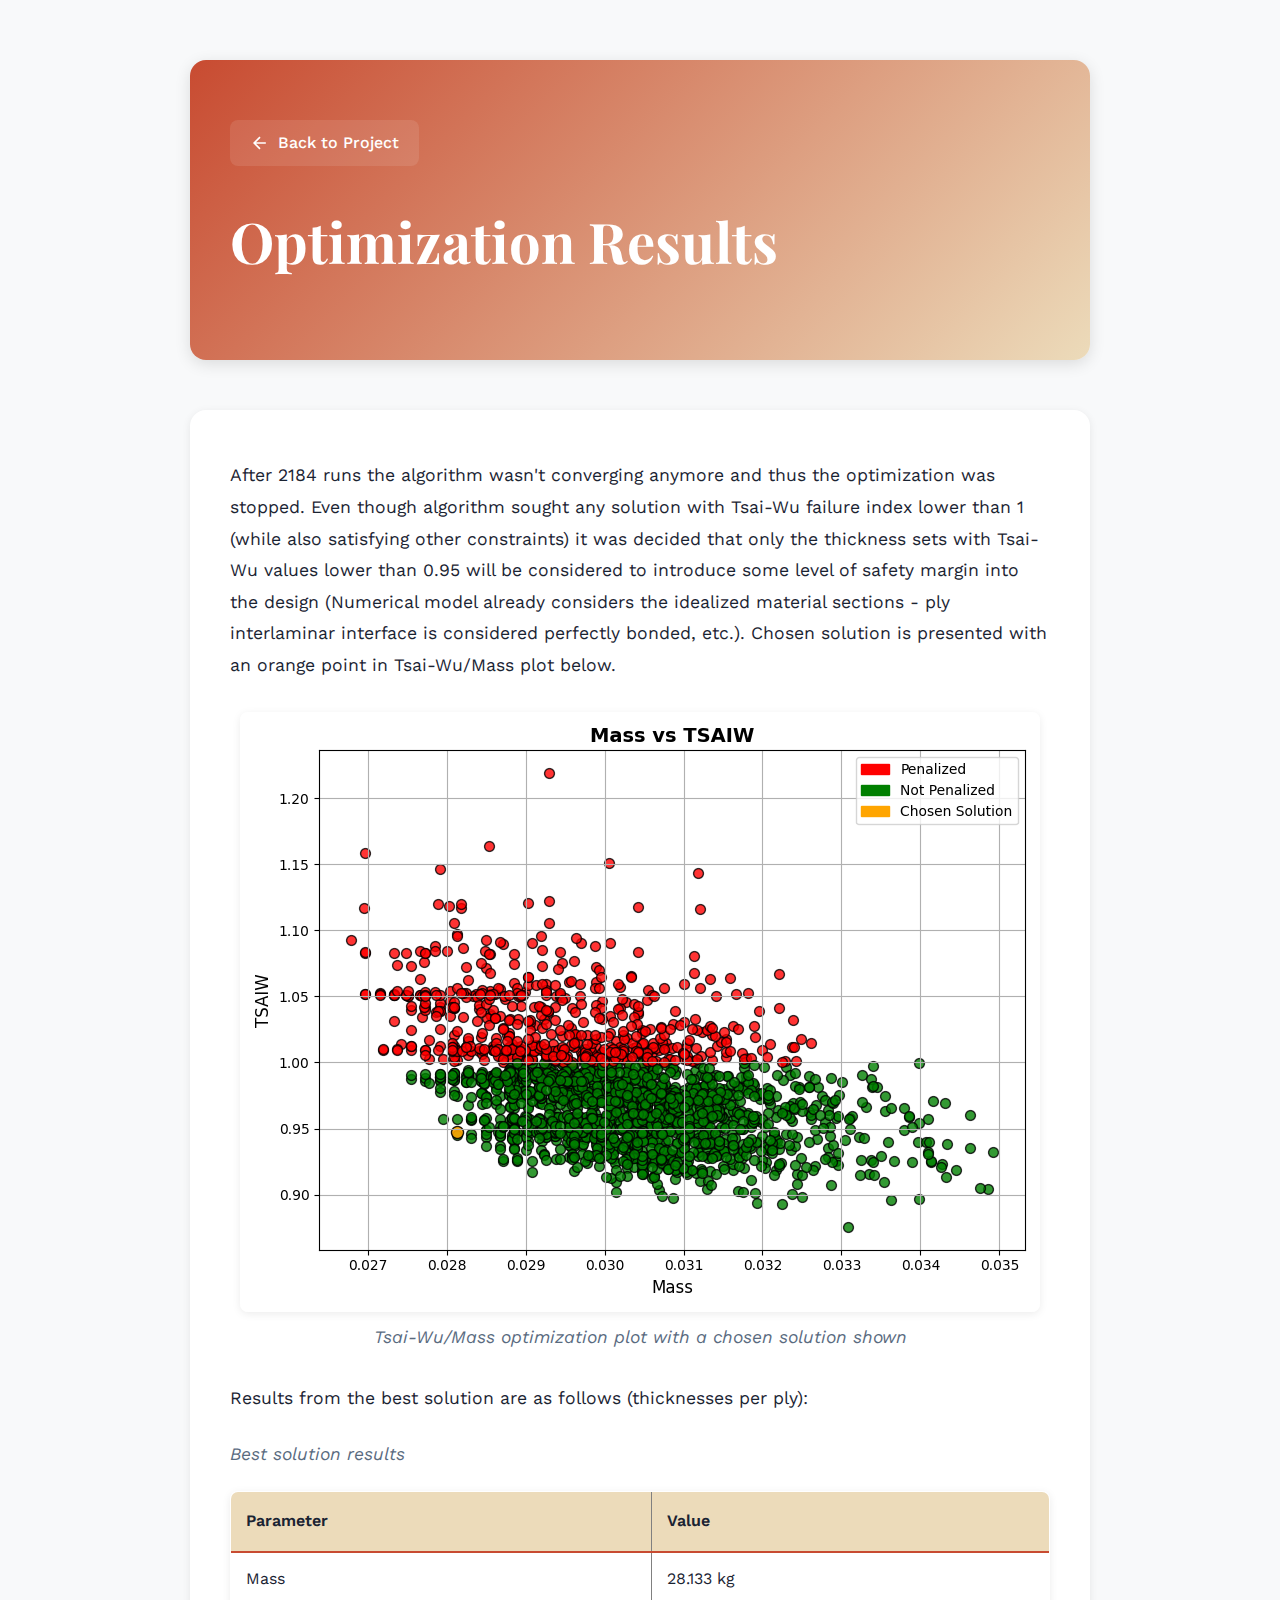
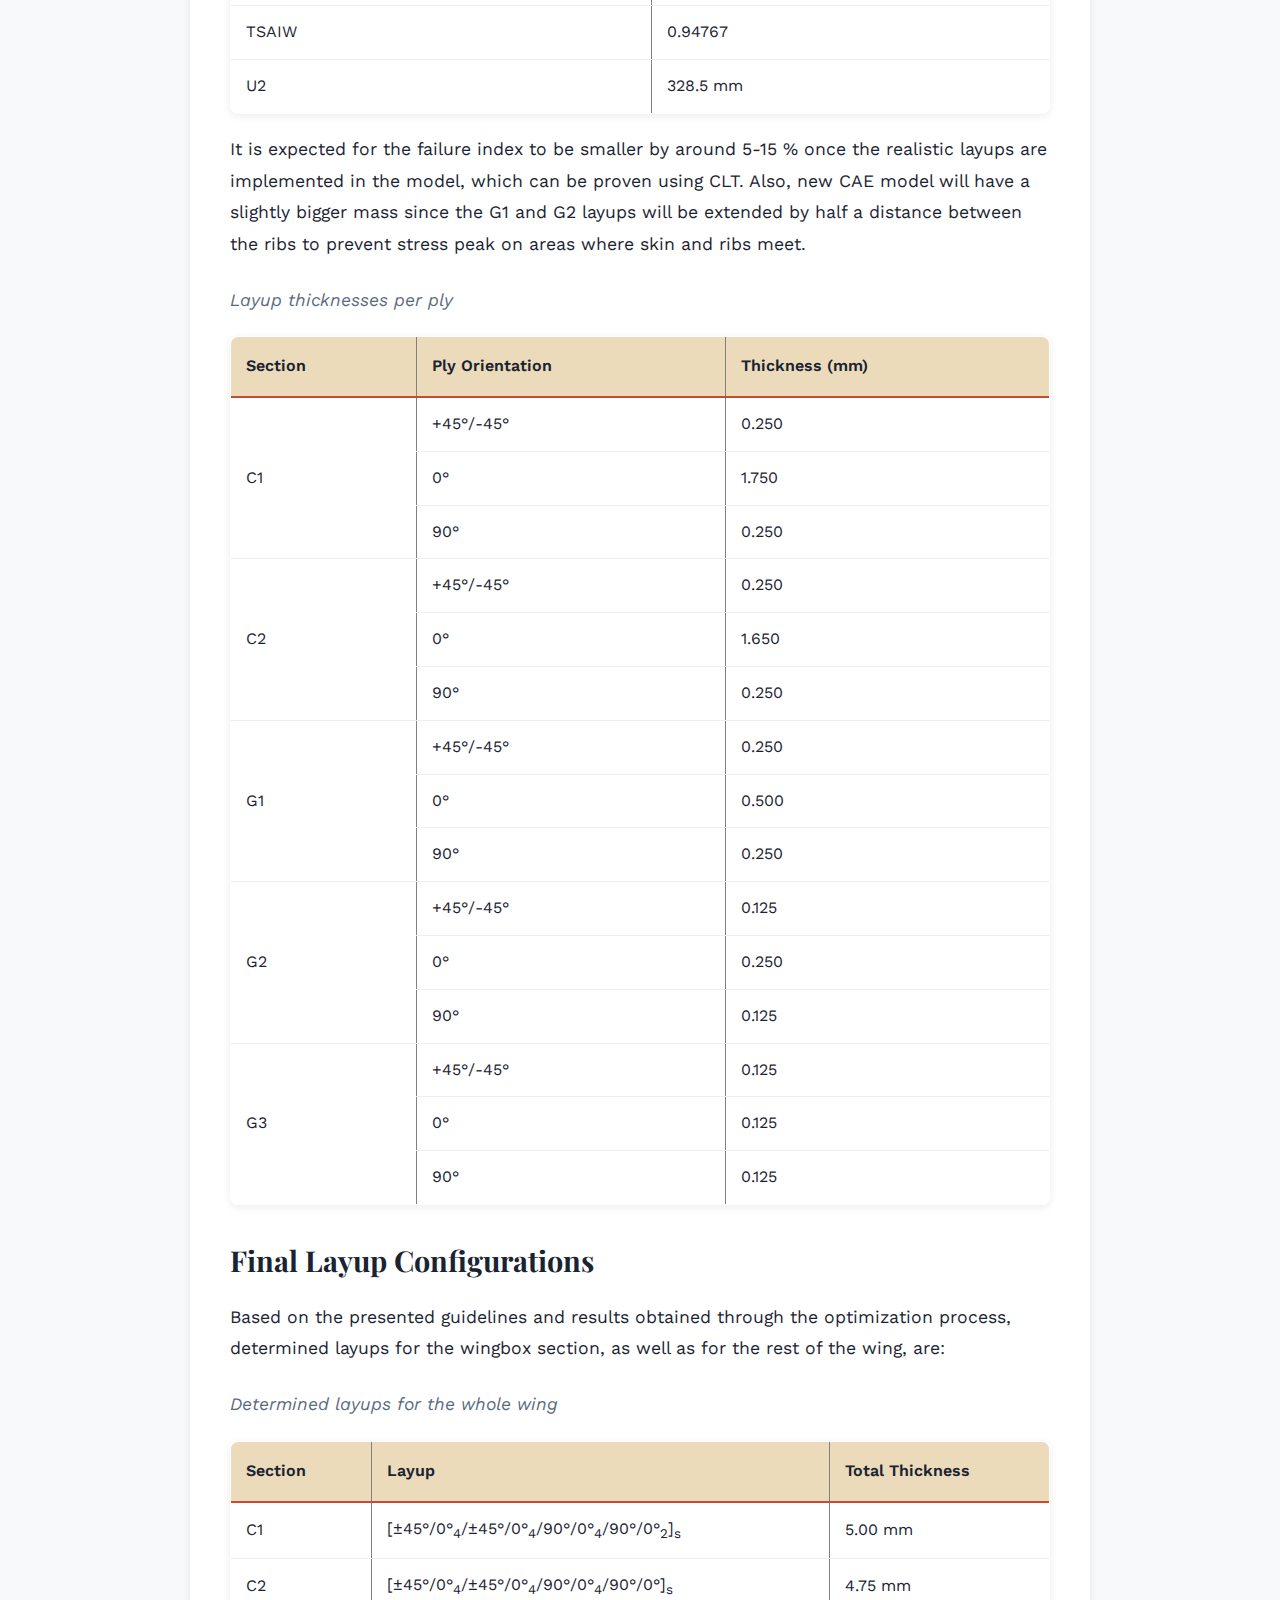
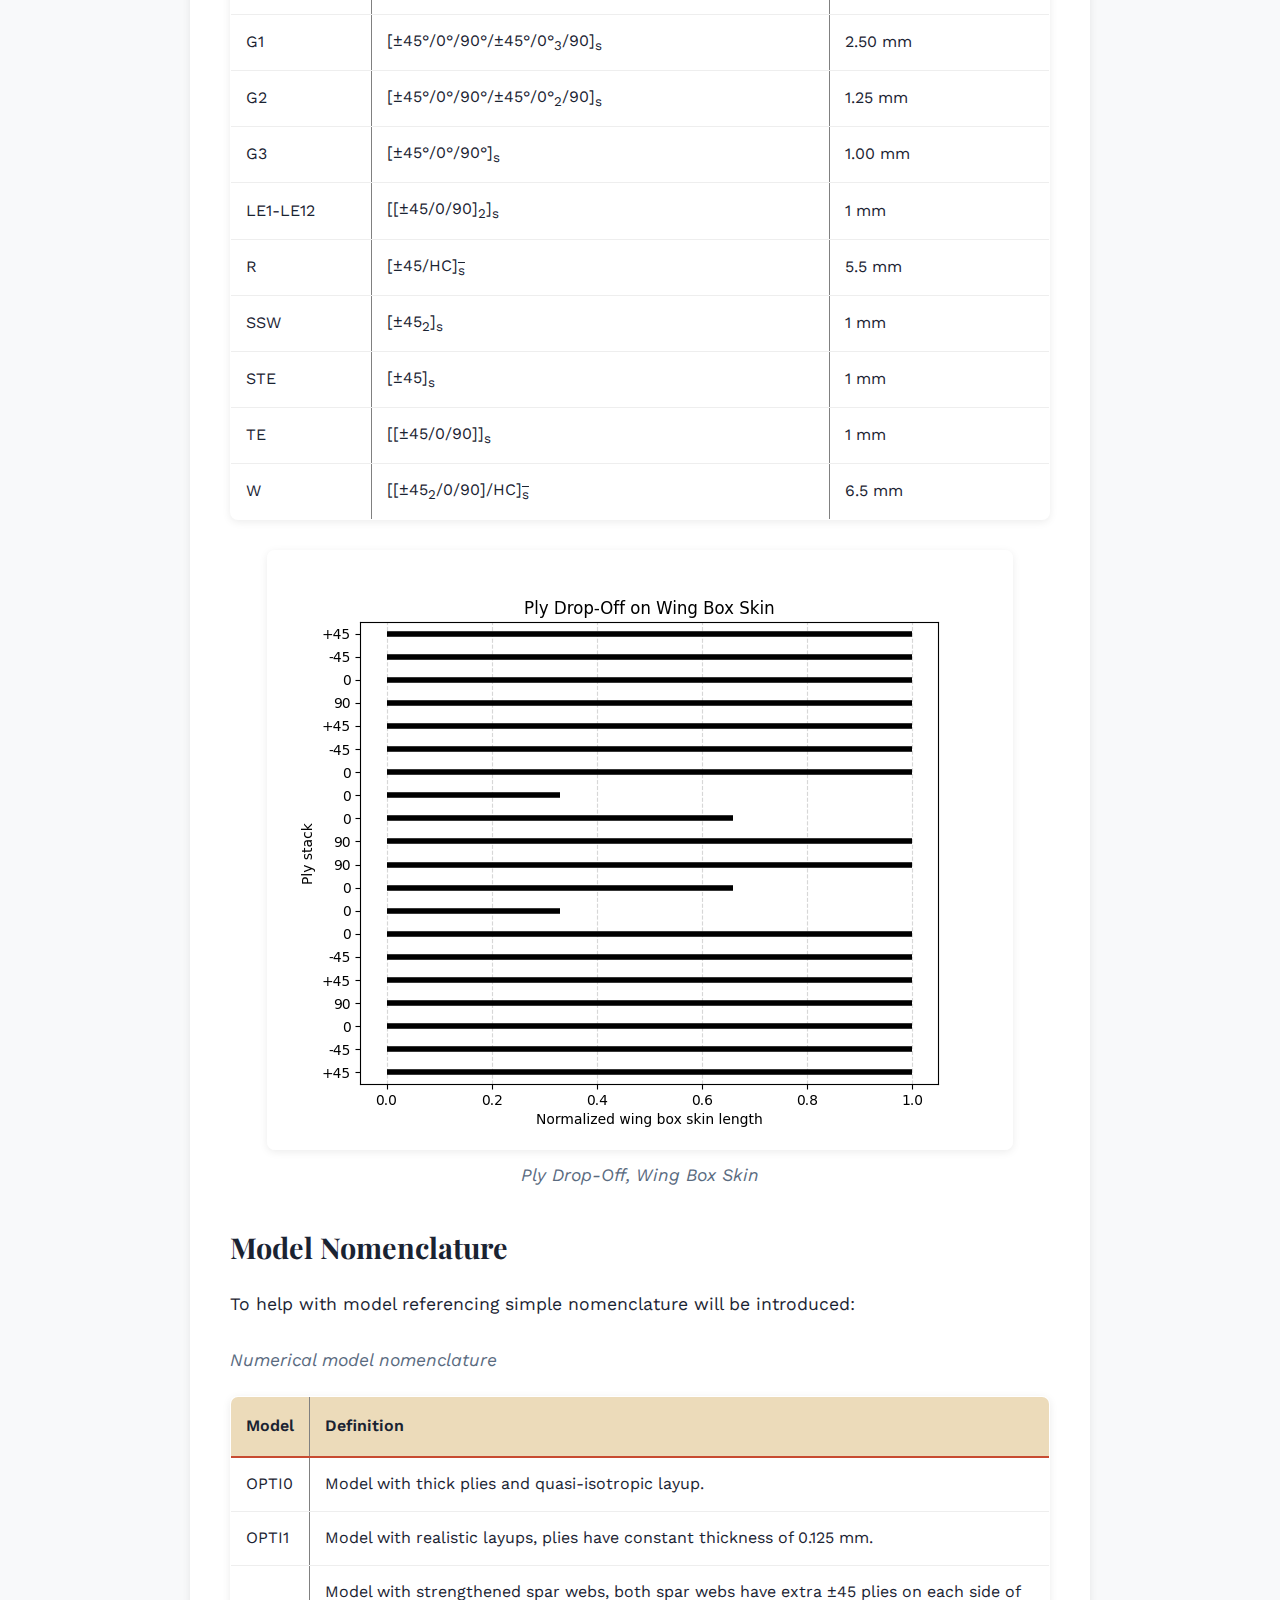
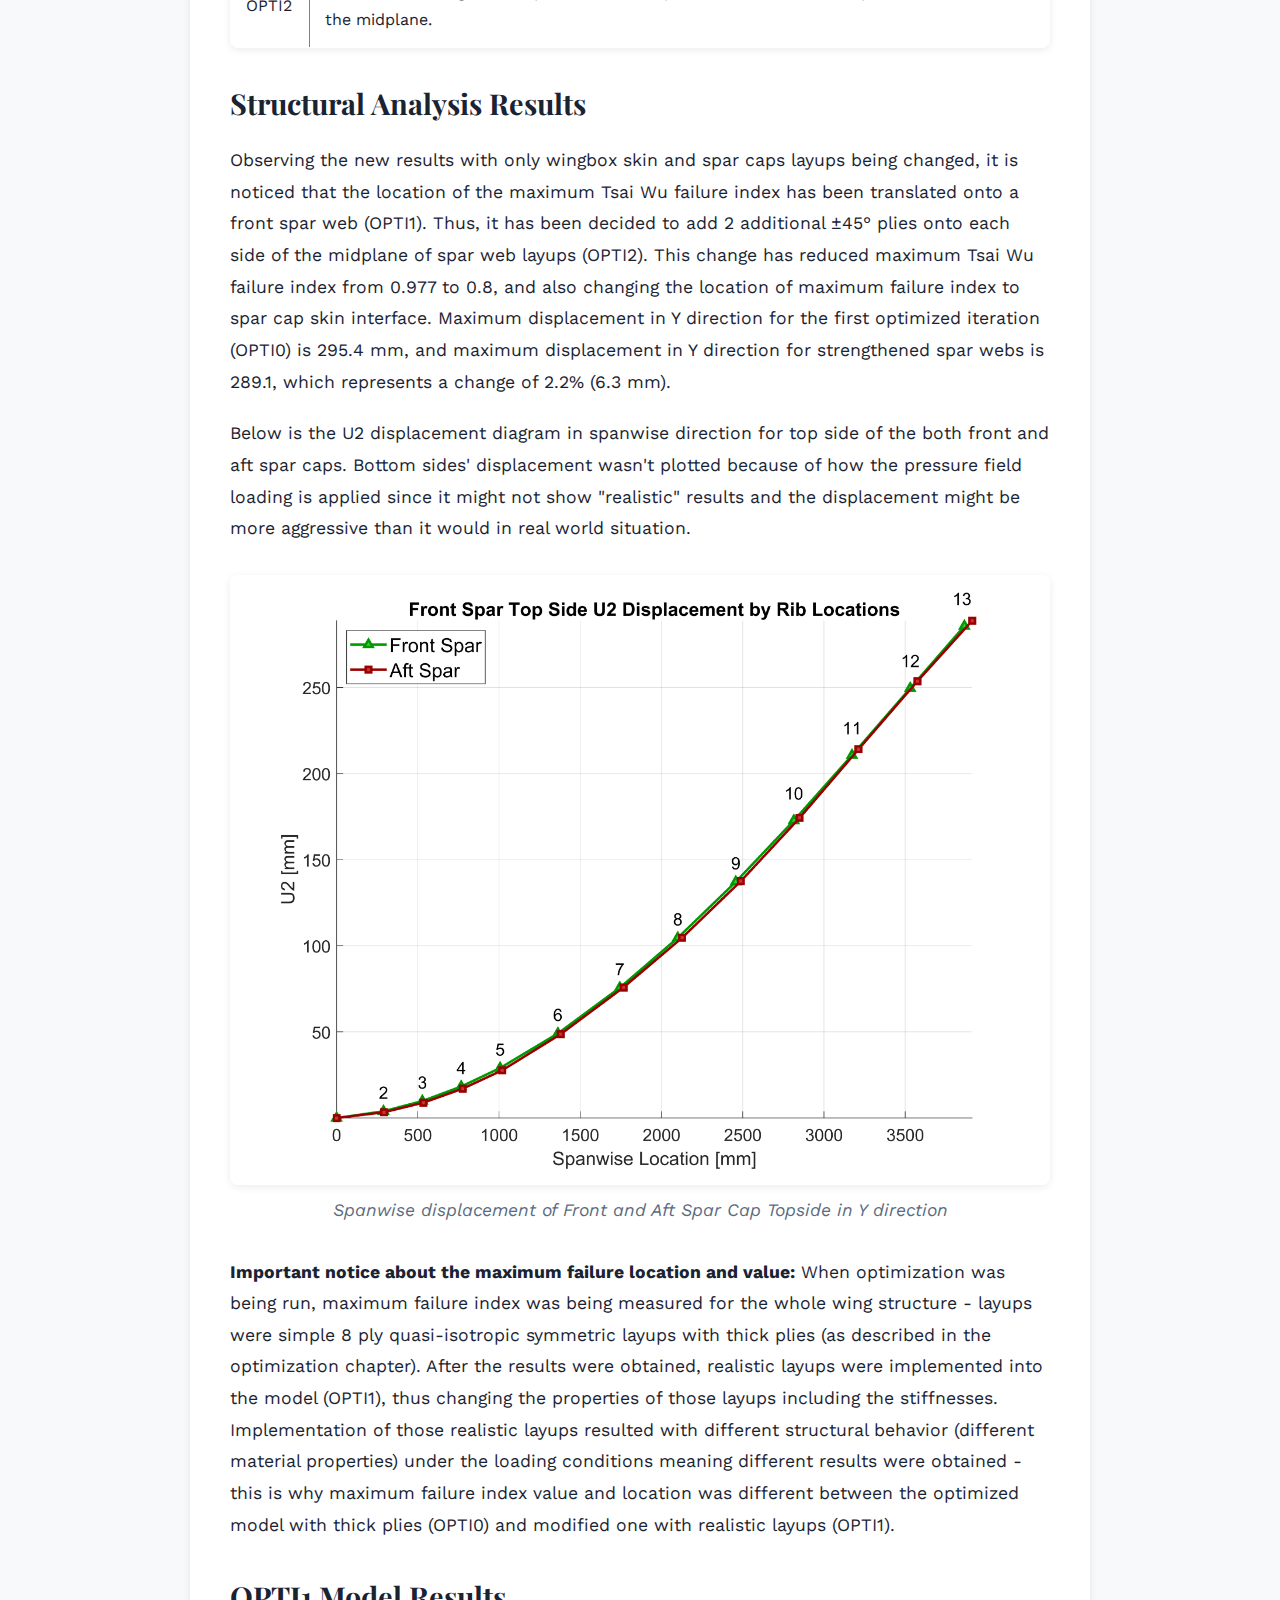
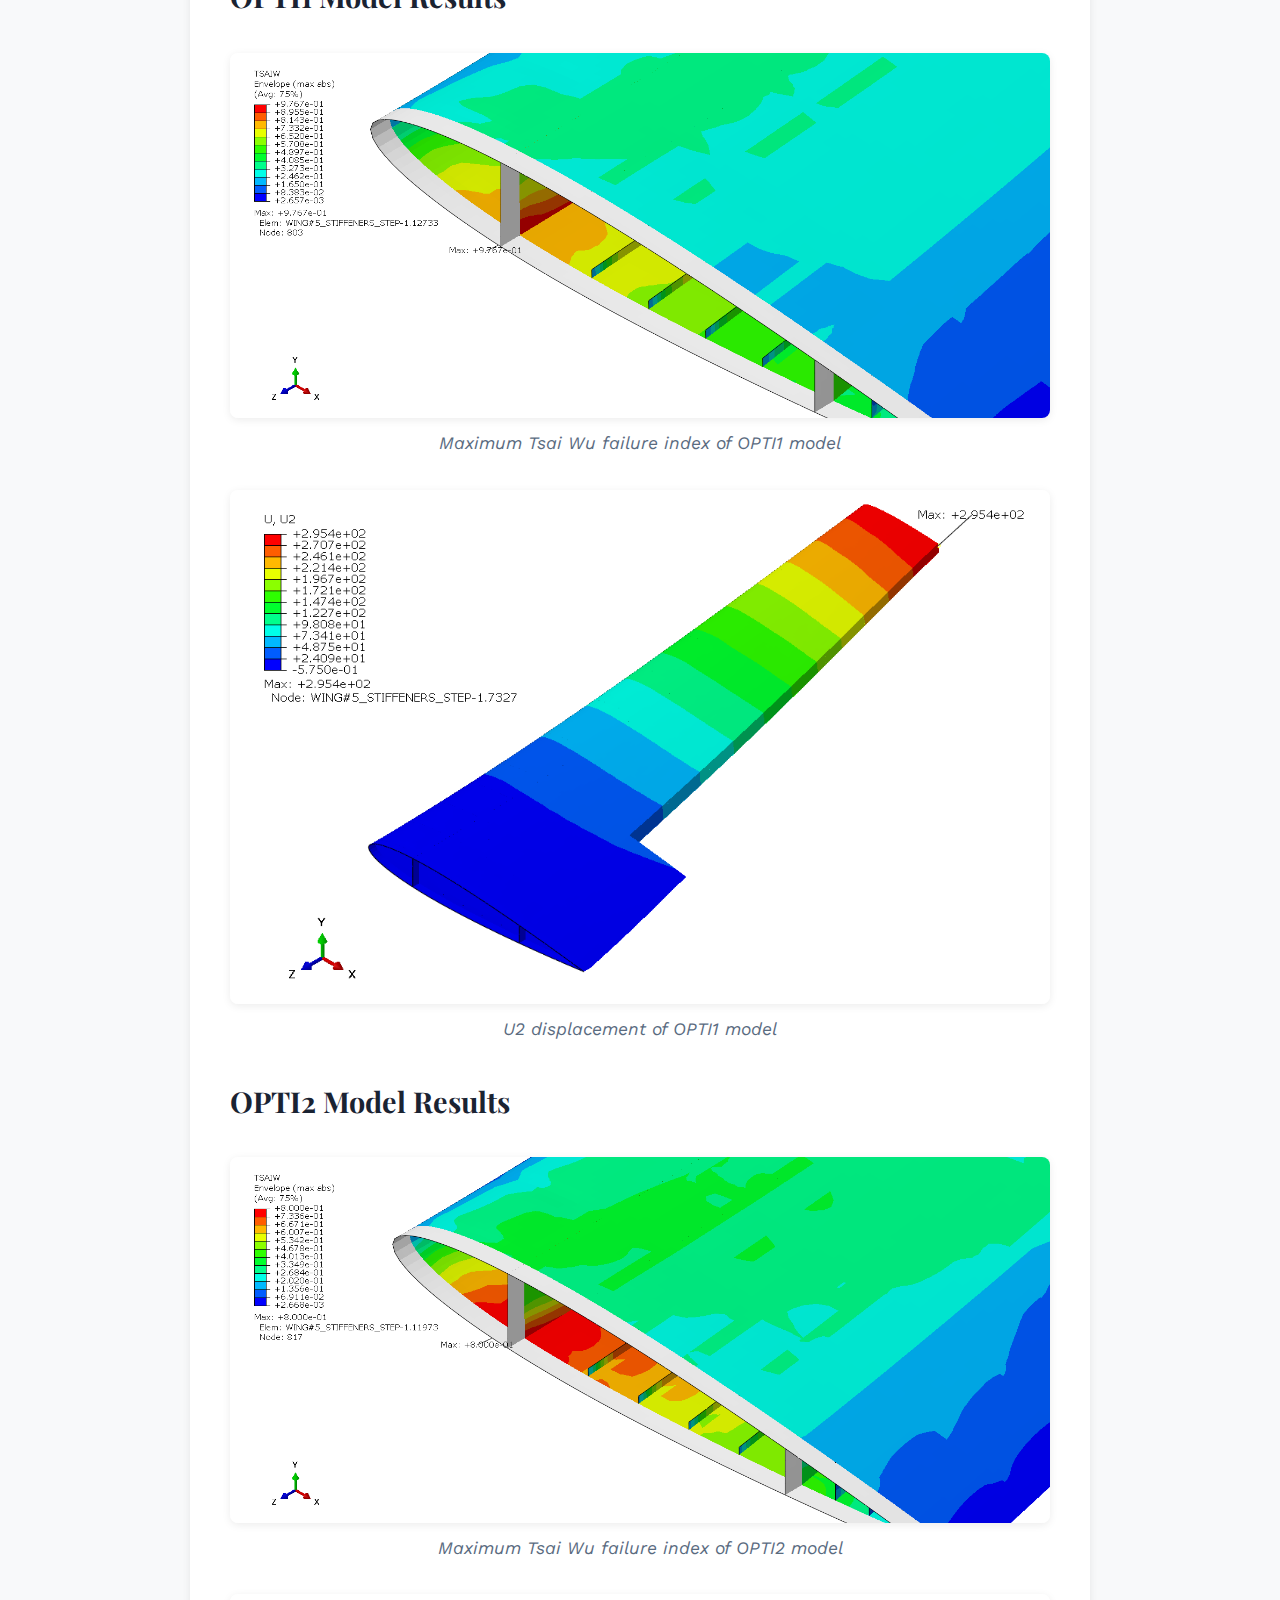
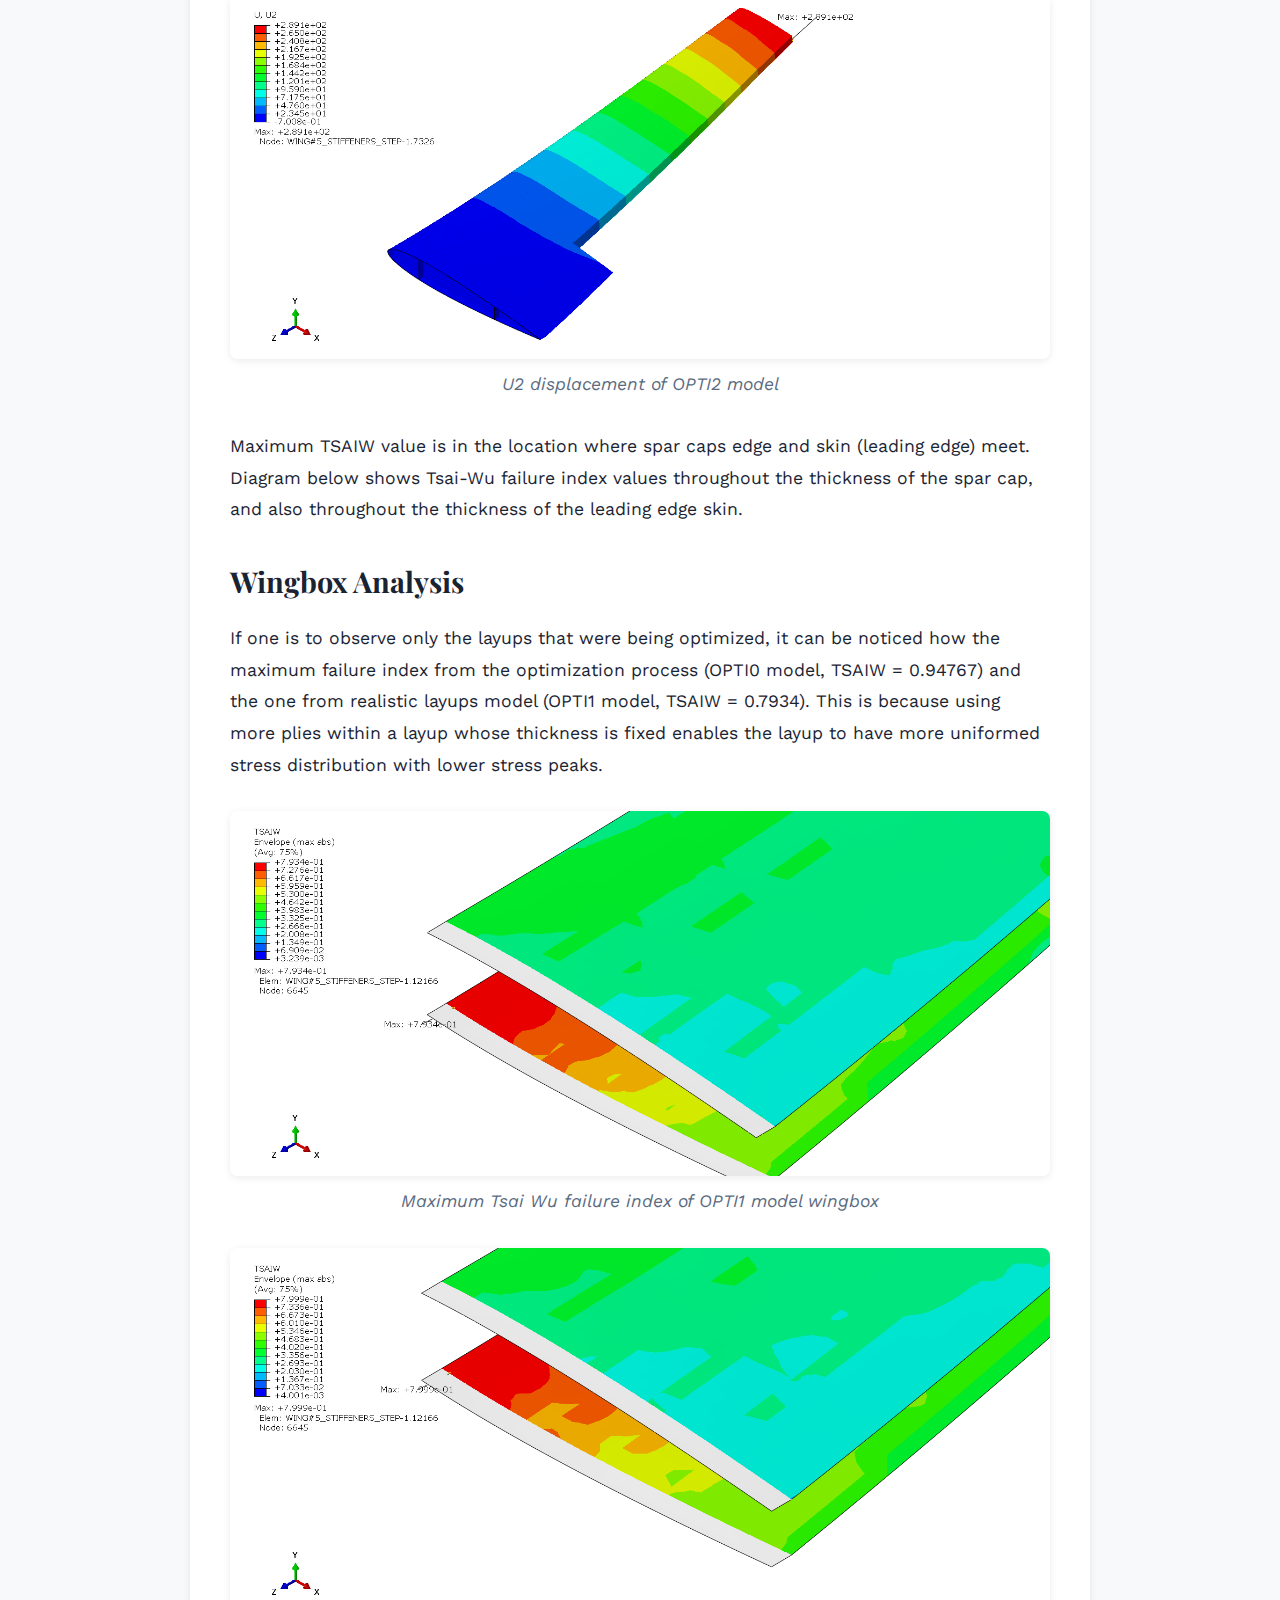
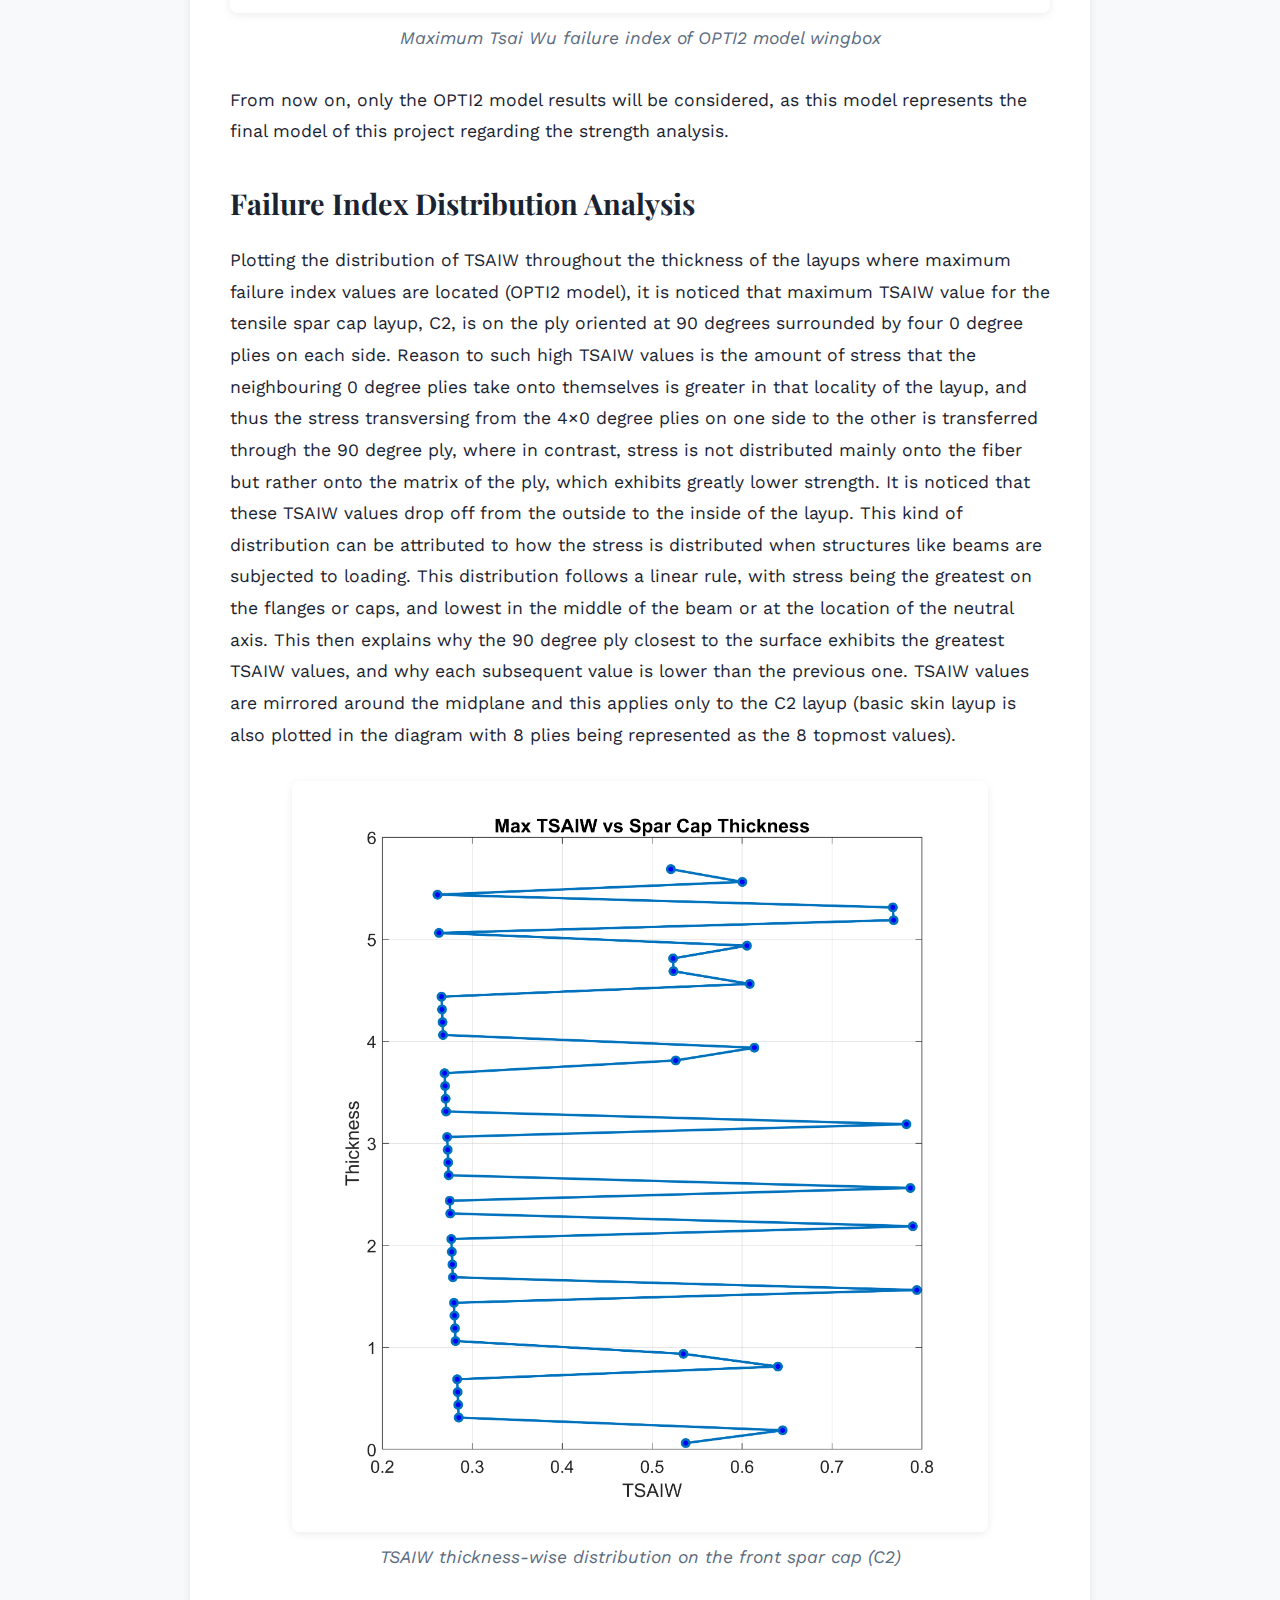
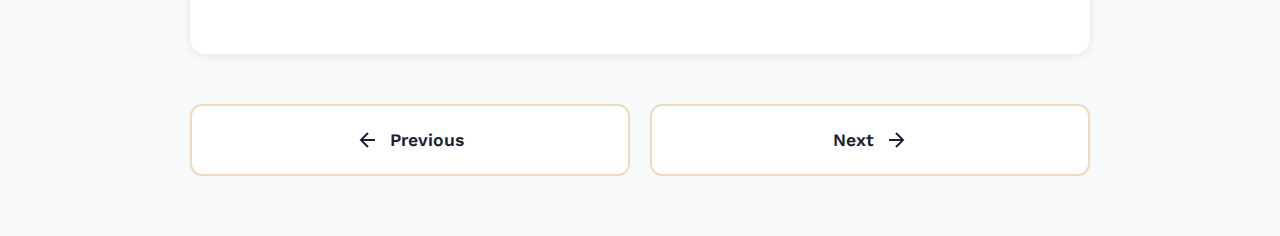
<file: composite_wing/results.html>
<!DOCTYPE html>
<html lang="en">
<head>
    <meta charset="UTF-8">
    <meta name="viewport" content="width=device-width, initial-scale=1.0">
    <title>Optimization Results - Composite Wing</title>
    <link rel="stylesheet" href="../styles.css">
    <link rel="preconnect" href="https://fonts.googleapis.com">
    <link rel="preconnect" href="https://fonts.gstatic.com" crossorigin>
    <link href="https://fonts.googleapis.com/css2?family=Playfair+Display:wght@700;900&family=Work+Sans:wght@400;500;600&display=swap" rel="stylesheet">
</head>
<body>
    <div class="container">
        <div class="chapter-content">
            <!-- Chapter Header -->
            <div class="chapter-header">
                <a href="index.html" class="back-link">
                    <svg width="20" height="20" viewBox="0 0 24 24" fill="none" stroke="currentColor" stroke-width="2">
                        <path d="M19 12H5M12 19l-7-7 7-7"/>
                    </svg>
                    Back to Project
                </a>
                
                <h1>Optimization Results</h1>

            </div>

            <!-- Chapter Content -->
            <div class="chapter-body">
                <p>
                    After 2184 runs the algorithm wasn't converging anymore and thus the optimization was stopped. Even though algorithm sought any solution with Tsai-Wu failure index lower than 1 (while also satisfying other constraints) it was decided that only the thickness sets with Tsai-Wu values lower than 0.95 will be considered to introduce some level of safety margin into the design (Numerical model already considers the idealized material sections - ply interlaminar interface is considered perfectly bonded, etc.). Chosen solution is presented with an orange point in Tsai-Wu/Mass plot below.
                </p>

                <img src="photos/optimizationPlot2D.png" alt="Tsai-Wu/Mass optimization plot" style="max-width: 100%; height: auto; display: block; margin: 30px auto; border-radius: 8px; box-shadow: var(--shadow-sm);" />
                <p style="color: var(--color-text-light); font-style: italic; text-align: center; margin-top: -20px; margin-bottom: 30px;">Tsai-Wu/Mass optimization plot with a chosen solution shown</p>

                <p>Results from the best solution are as follows (thicknesses per ply):</p>

                <p style="color: var(--color-text-light); font-style: italic; margin-top: 1.5rem;">Best solution results</p>

                <table border="1" cellpadding="5" cellspacing="0" style="width: 100%; border-collapse: collapse; margin: 20px 0; background-color: var(--color-card); box-shadow: var(--shadow-sm); border-radius: 8px; overflow: hidden;">
                    <thead style="background-color: var(--color-accent-light);">
                        <tr>
                            <th style="padding: 15px; text-align: left; font-weight: 600; color: var(--color-primary); border-bottom: 2px solid var(--color-accent);">Parameter</th>
                            <th style="padding: 15px; text-align: left; font-weight: 600; color: var(--color-primary); border-bottom: 2px solid var(--color-accent);">Value</th>
                        </tr>
                    </thead>
                    <tbody>
                        <tr>
                            <td style="padding: 12px 15px; border-bottom: 1px solid #eee;">Mass</td>
                            <td style="padding: 12px 15px; border-bottom: 1px solid #eee;">28.133 kg</td>
                        </tr>
                        <tr>
                            <td style="padding: 12px 15px; border-bottom: 1px solid #eee;">TSAIW</td>
                            <td style="padding: 12px 15px; border-bottom: 1px solid #eee;">0.94767</td>
                        </tr>
                        <tr>
                            <td style="padding: 12px 15px; border-bottom: 1px solid #eee;">U2</td>
                            <td style="padding: 12px 15px; border-bottom: 1px solid #eee;">328.5 mm</td>
                        </tr>
                    </tbody>
                </table>

                <p>
                    It is expected for the failure index to be smaller by around 5-15 % once the realistic layups are implemented in the model, which can be proven using CLT. Also, new CAE model will have a slightly bigger mass since the G1 and G2 layups will be extended by half a distance between the ribs to prevent stress peak on areas where skin and ribs meet.
                </p>

                <p style="color: var(--color-text-light); font-style: italic; margin-top: 1.5rem;">Layup thicknesses per ply</p>

                <table border="1" cellpadding="5" cellspacing="0" style="width: 100%; border-collapse: collapse; margin: 20px 0; background-color: var(--color-card); box-shadow: var(--shadow-sm); border-radius: 8px; overflow: hidden;">
                    <thead style="background-color: var(--color-accent-light);">
                        <tr>
                            <th style="padding: 15px; text-align: left; font-weight: 600; color: var(--color-primary); border-bottom: 2px solid var(--color-accent);">Section</th>
                            <th style="padding: 15px; text-align: left; font-weight: 600; color: var(--color-primary); border-bottom: 2px solid var(--color-accent);">Ply Orientation</th>
                            <th style="padding: 15px; text-align: left; font-weight: 600; color: var(--color-primary); border-bottom: 2px solid var(--color-accent);">Thickness (mm)</th>
                        </tr>
                    </thead>
                    <tbody>
                        <tr>
                            <td rowspan="3" style="padding: 12px 15px; border-bottom: 1px solid #eee;">C1</td>
                            <td style="padding: 12px 15px; border-bottom: 1px solid #eee;">+45°/-45°</td>
                            <td style="padding: 12px 15px; border-bottom: 1px solid #eee;">0.250</td>
                        </tr>
                        <tr>
                            <td style="padding: 12px 15px; border-bottom: 1px solid #eee;">0°</td>
                            <td style="padding: 12px 15px; border-bottom: 1px solid #eee;">1.750</td>
                        </tr>
                        <tr>
                            <td style="padding: 12px 15px; border-bottom: 1px solid #eee;">90°</td>
                            <td style="padding: 12px 15px; border-bottom: 1px solid #eee;">0.250</td>
                        </tr>
                        <tr>
                            <td rowspan="3" style="padding: 12px 15px; border-bottom: 1px solid #eee;">C2</td>
                            <td style="padding: 12px 15px; border-bottom: 1px solid #eee;">+45°/-45°</td>
                            <td style="padding: 12px 15px; border-bottom: 1px solid #eee;">0.250</td>
                        </tr>
                        <tr>
                            <td style="padding: 12px 15px; border-bottom: 1px solid #eee;">0°</td>
                            <td style="padding: 12px 15px; border-bottom: 1px solid #eee;">1.650</td>
                        </tr>
                        <tr>
                            <td style="padding: 12px 15px; border-bottom: 1px solid #eee;">90°</td>
                            <td style="padding: 12px 15px; border-bottom: 1px solid #eee;">0.250</td>
                        </tr>
                        <tr>
                            <td rowspan="3" style="padding: 12px 15px; border-bottom: 1px solid #eee;">G1</td>
                            <td style="padding: 12px 15px; border-bottom: 1px solid #eee;">+45°/-45°</td>
                            <td style="padding: 12px 15px; border-bottom: 1px solid #eee;">0.250</td>
                        </tr>
                        <tr>
                            <td style="padding: 12px 15px; border-bottom: 1px solid #eee;">0°</td>
                            <td style="padding: 12px 15px; border-bottom: 1px solid #eee;">0.500</td>
                        </tr>
                        <tr>
                            <td style="padding: 12px 15px; border-bottom: 1px solid #eee;">90°</td>
                            <td style="padding: 12px 15px; border-bottom: 1px solid #eee;">0.250</td>
                        </tr>
                        <tr>
                            <td rowspan="3" style="padding: 12px 15px; border-bottom: 1px solid #eee;">G2</td>
                            <td style="padding: 12px 15px; border-bottom: 1px solid #eee;">+45°/-45°</td>
                            <td style="padding: 12px 15px; border-bottom: 1px solid #eee;">0.125</td>
                        </tr>
                        <tr>
                            <td style="padding: 12px 15px; border-bottom: 1px solid #eee;">0°</td>
                            <td style="padding: 12px 15px; border-bottom: 1px solid #eee;">0.250</td>
                        </tr>
                        <tr>
                            <td style="padding: 12px 15px; border-bottom: 1px solid #eee;">90°</td>
                            <td style="padding: 12px 15px; border-bottom: 1px solid #eee;">0.125</td>
                        </tr>
                        <tr>
                            <td rowspan="3" style="padding: 12px 15px; border-bottom: 1px solid #eee;">G3</td>
                            <td style="padding: 12px 15px; border-bottom: 1px solid #eee;">+45°/-45°</td>
                            <td style="padding: 12px 15px; border-bottom: 1px solid #eee;">0.125</td>
                        </tr>
                        <tr>
                            <td style="padding: 12px 15px; border-bottom: 1px solid #eee;">0°</td>
                            <td style="padding: 12px 15px; border-bottom: 1px solid #eee;">0.125</td>
                        </tr>
                        <tr>
                            <td style="padding: 12px 15px; border-bottom: 1px solid #eee;">90°</td>
                            <td style="padding: 12px 15px; border-bottom: 1px solid #eee;">0.125</td>
                        </tr>
                    </tbody>
                </table>

                <h2>Final Layup Configurations</h2>
                
                <p>
                    Based on the presented guidelines and results obtained through the optimization process, determined layups for the wingbox section, as well as for the rest of the wing, are:
                </p>

                <p style="color: var(--color-text-light); font-style: italic; margin-top: 1.5rem;">Determined layups for the whole wing</p>

                <table border="1" cellpadding="5" cellspacing="0" style="width: 100%; border-collapse: collapse; margin: 20px 0; background-color: var(--color-card); box-shadow: var(--shadow-sm); border-radius: 8px; overflow: hidden;">
                    <thead style="background-color: var(--color-accent-light);">
                        <tr>
                            <th style="padding: 15px; text-align: left; font-weight: 600; color: var(--color-primary); border-bottom: 2px solid var(--color-accent);">Section</th>
                            <th style="padding: 15px; text-align: left; font-weight: 600; color: var(--color-primary); border-bottom: 2px solid var(--color-accent);">Layup</th>
                            <th style="padding: 15px; text-align: left; font-weight: 600; color: var(--color-primary); border-bottom: 2px solid var(--color-accent);">Total Thickness</th>
                        </tr>
                    </thead>
                    <tbody>
                        <tr>
                            <td style="padding: 12px 15px; border-bottom: 1px solid #eee;">C1</td>
                            <td style="padding: 12px 15px; border-bottom: 1px solid #eee;">[±45°/0°<sub>4</sub>/±45°/0°<sub>4</sub>/90°/0°<sub>4</sub>/90°/0°<sub>2</sub>]<sub>s</sub></td>
                            <td style="padding: 12px 15px; border-bottom: 1px solid #eee;">5.00 mm</td>
                        </tr>
                        <tr>
                            <td style="padding: 12px 15px; border-bottom: 1px solid #eee;">C2</td>
                            <td style="padding: 12px 15px; border-bottom: 1px solid #eee;">[±45°/0°<sub>4</sub>/±45°/0°<sub>4</sub>/90°/0°<sub>4</sub>/90°/0°]<sub>s</sub></td>
                            <td style="padding: 12px 15px; border-bottom: 1px solid #eee;">4.75 mm</td>
                        </tr>
                        <tr>
                            <td style="padding: 12px 15px; border-bottom: 1px solid #eee;">G1</td>
                            <td style="padding: 12px 15px; border-bottom: 1px solid #eee;">[±45°/0°/90°/±45°/0°<sub>3</sub>/90]<sub>s</sub></td>
                            <td style="padding: 12px 15px; border-bottom: 1px solid #eee;">2.50 mm</td>
                        </tr>
                        <tr>
                            <td style="padding: 12px 15px; border-bottom: 1px solid #eee;">G2</td>
                            <td style="padding: 12px 15px; border-bottom: 1px solid #eee;">[±45°/0°/90°/±45°/0°<sub>2</sub>/90]<sub>s</sub></td>
                            <td style="padding: 12px 15px; border-bottom: 1px solid #eee;">1.25 mm</td>
                        </tr>
                        <tr>
                            <td style="padding: 12px 15px; border-bottom: 1px solid #eee;">G3</td>
                            <td style="padding: 12px 15px; border-bottom: 1px solid #eee;">[±45°/0°/90°]<sub>s</sub></td>
                            <td style="padding: 12px 15px; border-bottom: 1px solid #eee;">1.00 mm</td>
                        </tr>
                        <tr>
                            <td style="padding: 12px 15px; border-bottom: 1px solid #eee;">LE1-LE12</td>
                            <td style="padding: 12px 15px; border-bottom: 1px solid #eee;">[[±45/0/90]<sub>2</sub>]<sub>s</sub></td>
                            <td style="padding: 12px 15px; border-bottom: 1px solid #eee;">1 mm</td>
                        </tr>
                        <tr>
                            <td style="padding: 12px 15px; border-bottom: 1px solid #eee;">R</td>
                            <td style="padding: 12px 15px; border-bottom: 1px solid #eee;">[±45/HC]<sub style="text-decoration: overline;">s</sub></td>
                            <td style="padding: 12px 15px; border-bottom: 1px solid #eee;">5.5 mm</td>
                        </tr>
                        <tr>
                            <td style="padding: 12px 15px; border-bottom: 1px solid #eee;">SSW</td>
                            <td style="padding: 12px 15px; border-bottom: 1px solid #eee;">[±45<sub>2</sub>]<sub>s</sub></td>
                            <td style="padding: 12px 15px; border-bottom: 1px solid #eee;">1 mm</td>
                        </tr>
                        <tr>
                            <td style="padding: 12px 15px; border-bottom: 1px solid #eee;">STE</td>
                            <td style="padding: 12px 15px; border-bottom: 1px solid #eee;">[±45]<sub>s</sub></td>
                            <td style="padding: 12px 15px; border-bottom: 1px solid #eee;">1 mm</td>
                        </tr>
                        <tr>
                            <td style="padding: 12px 15px; border-bottom: 1px solid #eee;">TE</td>
                            <td style="padding: 12px 15px; border-bottom: 1px solid #eee;">[[±45/0/90]]<sub>s</sub></td>
                            <td style="padding: 12px 15px; border-bottom: 1px solid #eee;">1 mm</td>
                        </tr>
                        <tr>
                            <td style="padding: 12px 15px; border-bottom: 1px solid #eee;">W</td>
                            <td style="padding: 12px 15px; border-bottom: 1px solid #eee;">[[±45<sub>2</sub>/0/90]/HC]<sub style="text-decoration: overline;">s</sub></td>
                            <td style="padding: 12px 15px; border-bottom: 1px solid #eee;">6.5 mm</td>
                        </tr>
                    </tbody>
                </table>

                <img src="photos/plyDropOff.png" alt="Ply Drop-Off diagram" style="max-width: 100%; height: auto; display: block; margin: 30px auto; border-radius: 8px; box-shadow: var(--shadow-sm);" />
                <p style="color: var(--color-text-light); font-style: italic; text-align: center; margin-top: -20px; margin-bottom: 30px;">Ply Drop-Off, Wing Box Skin</p>

                <h2>Model Nomenclature</h2>

                <p>To help with model referencing simple nomenclature will be introduced:</p>

                <p style="color: var(--color-text-light); font-style: italic; margin-top: 1.5rem;">Numerical model nomenclature</p>

                <table border="1" cellpadding="5" cellspacing="0" style="width: 100%; border-collapse: collapse; margin: 20px 0; background-color: var(--color-card); box-shadow: var(--shadow-sm); border-radius: 8px; overflow: hidden;">
                    <thead style="background-color: var(--color-accent-light);">
                        <tr>
                            <th style="padding: 15px; text-align: left; font-weight: 600; color: var(--color-primary); border-bottom: 2px solid var(--color-accent);">Model</th>
                            <th style="padding: 15px; text-align: left; font-weight: 600; color: var(--color-primary); border-bottom: 2px solid var(--color-accent);">Definition</th>
                        </tr>
                    </thead>
                    <tbody>
                        <tr>
                            <td style="padding: 12px 15px; border-bottom: 1px solid #eee;">OPTI0</td>
                            <td style="padding: 12px 15px; border-bottom: 1px solid #eee;">Model with thick plies and quasi-isotropic layup.</td>
                        </tr>
                        <tr>
                            <td style="padding: 12px 15px; border-bottom: 1px solid #eee;">OPTI1</td>
                            <td style="padding: 12px 15px; border-bottom: 1px solid #eee;">Model with realistic layups, plies have constant thickness of 0.125 mm.</td>
                        </tr>
                        <tr>
                            <td style="padding: 12px 15px; border-bottom: 1px solid #eee;">OPTI2</td>
                            <td style="padding: 12px 15px; border-bottom: 1px solid #eee;">Model with strengthened spar webs, both spar webs have extra ±45 plies on each side of the midplane.</td>
                        </tr>
                    </tbody>
                </table>

                <h2>Structural Analysis Results</h2>

                <p>
                    Observing the new results with only wingbox skin and spar caps layups being changed, it is noticed that the location of the maximum Tsai Wu failure index has been translated onto a front spar web (OPTI1). Thus, it has been decided to add 2 additional ±45° plies onto each side of the midplane of spar web layups (OPTI2). This change has reduced maximum Tsai Wu failure index from 0.977 to 0.8, and also changing the location of maximum failure index to spar cap skin interface. Maximum displacement in Y direction for the first optimized iteration (OPTI0) is 295.4 mm, and maximum displacement in Y direction for strengthened spar webs is 289.1, which represents a change of 2.2% (6.3 mm).
                </p>

                <p>
                    Below is the U2 displacement diagram in spanwise direction for top side of the both front and aft spar caps. Bottom sides' displacement wasn't plotted because of how the pressure field loading is applied since it might not show "realistic" results and the displacement might be more aggressive than it would in real world situation.
                </p>

                <img src="photos/U2plot.png" alt="Spanwise displacement plot" style="max-width: 100%; height: auto; display: block; margin: 30px auto; border-radius: 8px; box-shadow: var(--shadow-sm);" />
                <p style="color: var(--color-text-light); font-style: italic; text-align: center; margin-top: -20px; margin-bottom: 30px;">Spanwise displacement of Front and Aft Spar Cap Topside in Y direction</p>

                <p>
                    <strong>Important notice about the maximum failure location and value:</strong> When optimization was being run, maximum failure index was being measured for the whole wing structure - layups were simple 8 ply quasi-isotropic symmetric layups with thick plies (as described in the optimization chapter). After the results were obtained, realistic layups were implemented into the model (OPTI1), thus changing the properties of those layups including the stiffnesses. Implementation of those realistic layups resulted with different structural behavior (different material properties) under the loading conditions meaning different results were obtained - this is why maximum failure index value and location was different between the optimized model with thick plies (OPTI0) and modified one with realistic layups (OPTI1).
                </p>

                <h2>OPTI1 Model Results</h2>

                <img src="photos/opti1results.png" alt="OPTI1 Tsai Wu failure index" style="max-width: 100%; height: auto; display: block; margin: 30px auto; border-radius: 8px; box-shadow: var(--shadow-sm);" />
                <p style="color: var(--color-text-light); font-style: italic; text-align: center; margin-top: -20px; margin-bottom: 30px;">Maximum Tsai Wu failure index of OPTI1 model</p>

                <img src="photos/opti1U2.png" alt="OPTI1 U2 displacement" style="max-width: 100%; height: auto; display: block; margin: 30px auto; border-radius: 8px; box-shadow: var(--shadow-sm);" />
                <p style="color: var(--color-text-light); font-style: italic; text-align: center; margin-top: -20px; margin-bottom: 30px;">U2 displacement of OPTI1 model</p>

                <h2>OPTI2 Model Results</h2>

                <img src="photos/opti2results.png" alt="OPTI2 Tsai Wu failure index" style="max-width: 100%; height: auto; display: block; margin: 30px auto; border-radius: 8px; box-shadow: var(--shadow-sm);" />
                <p style="color: var(--color-text-light); font-style: italic; text-align: center; margin-top: -20px; margin-bottom: 30px;">Maximum Tsai Wu failure index of OPTI2 model</p>

                <img src="photos/opti2U2.png" alt="OPTI2 U2 displacement" style="max-width: 100%; height: auto; display: block; margin: 30px auto; border-radius: 8px; box-shadow: var(--shadow-sm);" />
                <p style="color: var(--color-text-light); font-style: italic; text-align: center; margin-top: -20px; margin-bottom: 30px;">U2 displacement of OPTI2 model</p>

                <p>
                    Maximum TSAIW value is in the location where spar caps edge and skin (leading edge) meet. Diagram below shows Tsai-Wu failure index values throughout the thickness of the spar cap, and also throughout the thickness of the leading edge skin.
                </p>

                <h2>Wingbox Analysis</h2>

                <p>
                    If one is to observe only the layups that were being optimized, it can be noticed how the maximum failure index from the optimization process (OPTI0 model, TSAIW = 0.94767) and the one from realistic layups model (OPTI1 model, TSAIW = 0.7934). This is because using more plies within a layup whose thickness is fixed enables the layup to have more uniformed stress distribution with lower stress peaks.
                </p>

                <img src="photos/opti1resultsWB.png" alt="OPTI1 wingbox results" style="max-width: 100%; height: auto; display: block; margin: 30px auto; border-radius: 8px; box-shadow: var(--shadow-sm);" />
                <p style="color: var(--color-text-light); font-style: italic; text-align: center; margin-top: -20px; margin-bottom: 30px;">Maximum Tsai Wu failure index of OPTI1 model wingbox</p>

                <img src="photos/opti2resultsWB.png" alt="OPTI2 wingbox results" style="max-width: 100%; height: auto; display: block; margin: 30px auto; border-radius: 8px; box-shadow: var(--shadow-sm);" />
                <p style="color: var(--color-text-light); font-style: italic; text-align: center; margin-top: -20px; margin-bottom: 30px;">Maximum Tsai Wu failure index of OPTI2 model wingbox</p>

                <p>
                    From now on, only the OPTI2 model results will be considered, as this model represents the final model of this project regarding the strength analysis.
                </p>

                <h2>Failure Index Distribution Analysis</h2>

                <p>
                    Plotting the distribution of TSAIW throughout the thickness of the layups where maximum failure index values are located (OPTI2 model), it is noticed that maximum TSAIW value for the tensile spar cap layup, C2, is on the ply oriented at 90 degrees surrounded by four 0 degree plies on each side. Reason to such high TSAIW values is the amount of stress that the neighbouring 0 degree plies take onto themselves is greater in that locality of the layup, and thus the stress transversing from the 4×0 degree plies on one side to the other is transferred through the 90 degree ply, where in contrast, stress is not distributed mainly onto the fiber but rather onto the matrix of the ply, which exhibits greatly lower strength. It is noticed that these TSAIW values drop off from the outside to the inside of the layup. This kind of distribution can be attributed to how the stress is distributed when structures like beams are subjected to loading. This distribution follows a linear rule, with stress being the greatest on the flanges or caps, and lowest in the middle of the beam or at the location of the neutral axis. This then explains why the 90 degree ply closest to the surface exhibits the greatest TSAIW values, and why each subsequent value is lower than the previous one. TSAIW values are mirrored around the midplane and this applies only to the C2 layup (basic skin layup is also plotted in the diagram with 8 plies being represented as the 8 topmost values).
                </p>

                <img src="photos/tsaiwThickFrontSparCap.png" alt="TSAIW thickness distribution" style="max-width: 85%; height: auto; display: block; margin: 30px auto; border-radius: 8px; box-shadow: var(--shadow-sm);" />
                <p style="color: var(--color-text-light); font-style: italic; text-align: center; margin-top: -20px; margin-bottom: 30px;">TSAIW thickness-wise distribution on the front spar cap (C2)</p>
            </div>

            <!-- Navigation Arrows -->
            <div class="chapter-navigation">
                <a href="optimization.html" class="nav-button">
                    <svg width="24" height="24" viewBox="0 0 24 24" fill="none" stroke="currentColor" stroke-width="2">
                        <path d="M19 12H5M12 19l-7-7 7-7"/>
                    </svg>
                    Previous
                </a>

                <a href="strike.html" class="nav-button">
                    Next
                    <svg width="24" height="24" viewBox="0 0 24 24" fill="none" stroke="currentColor" stroke-width="2">
                        <path d="M5 12h14M12 5l7 7-7 7"/>
                    </svg>
                </a>
            </div>
        </div>
    </div>
</body>
</html>
</file>
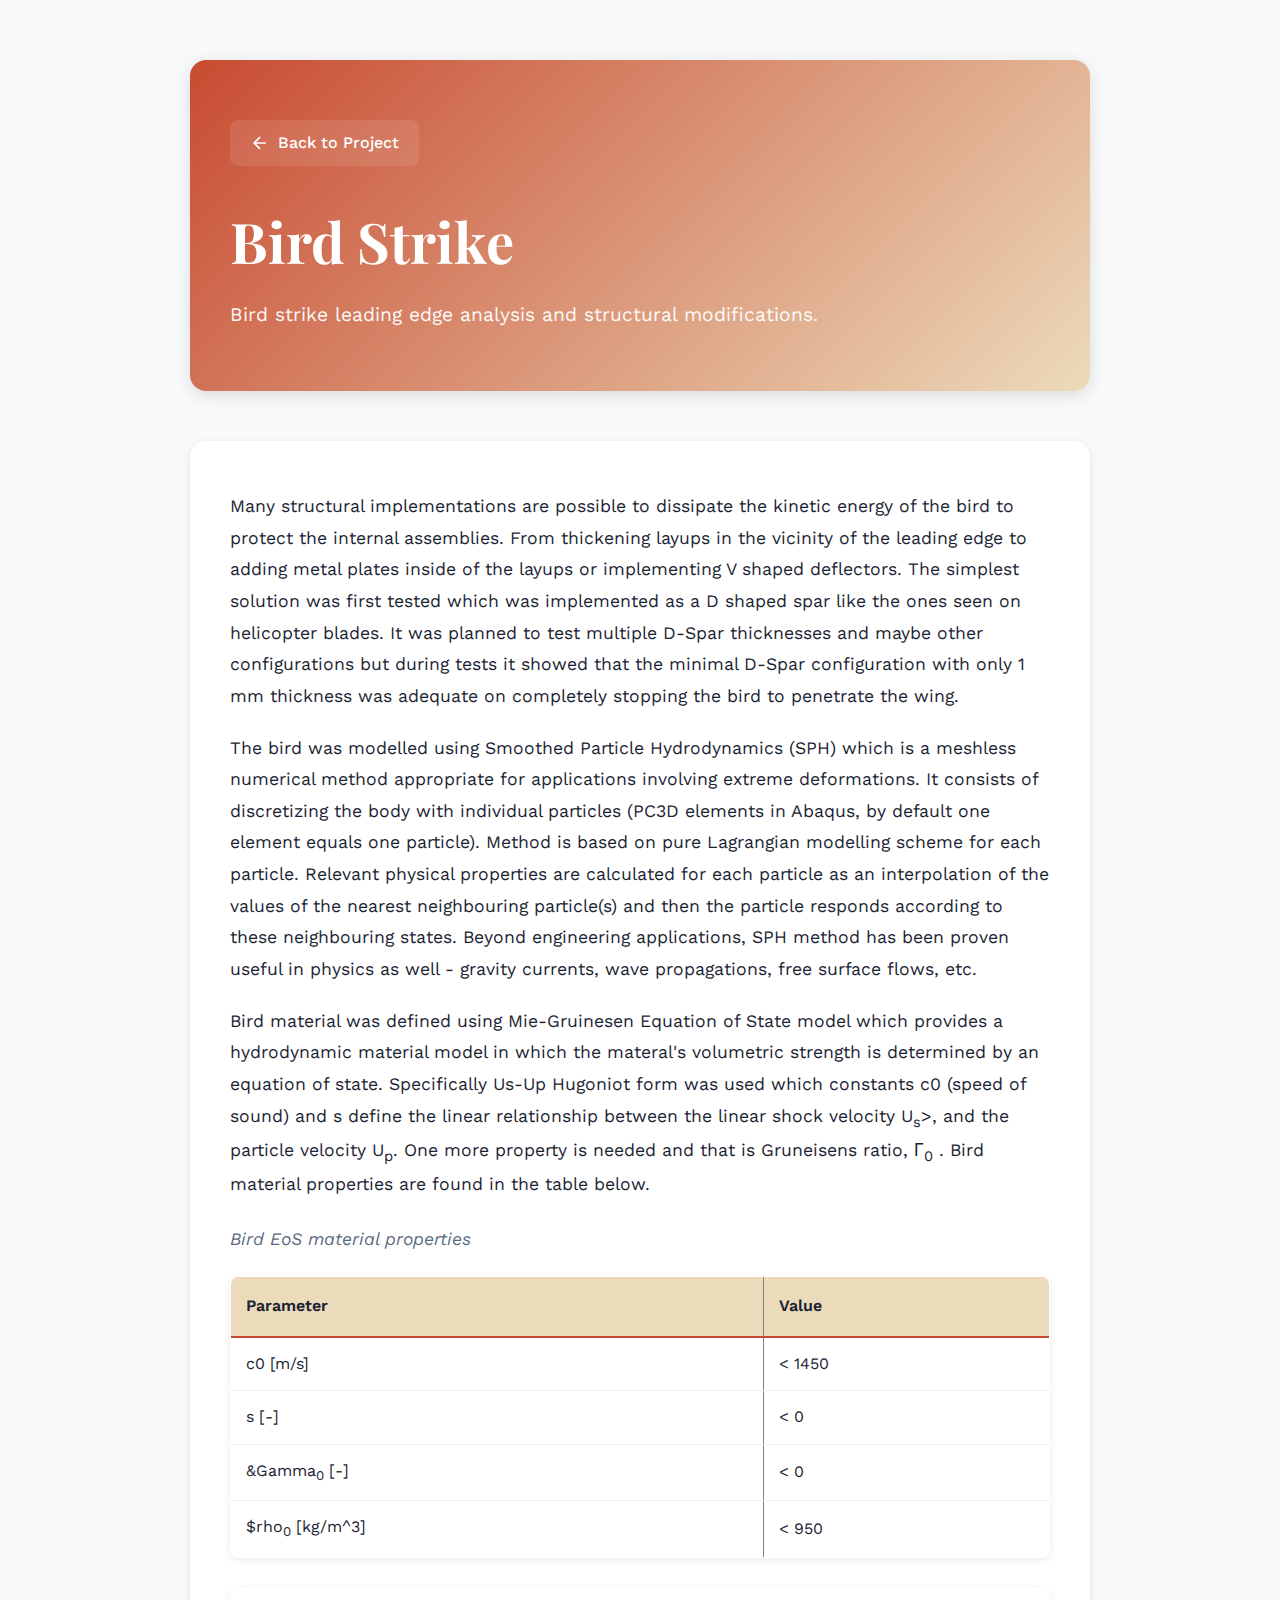
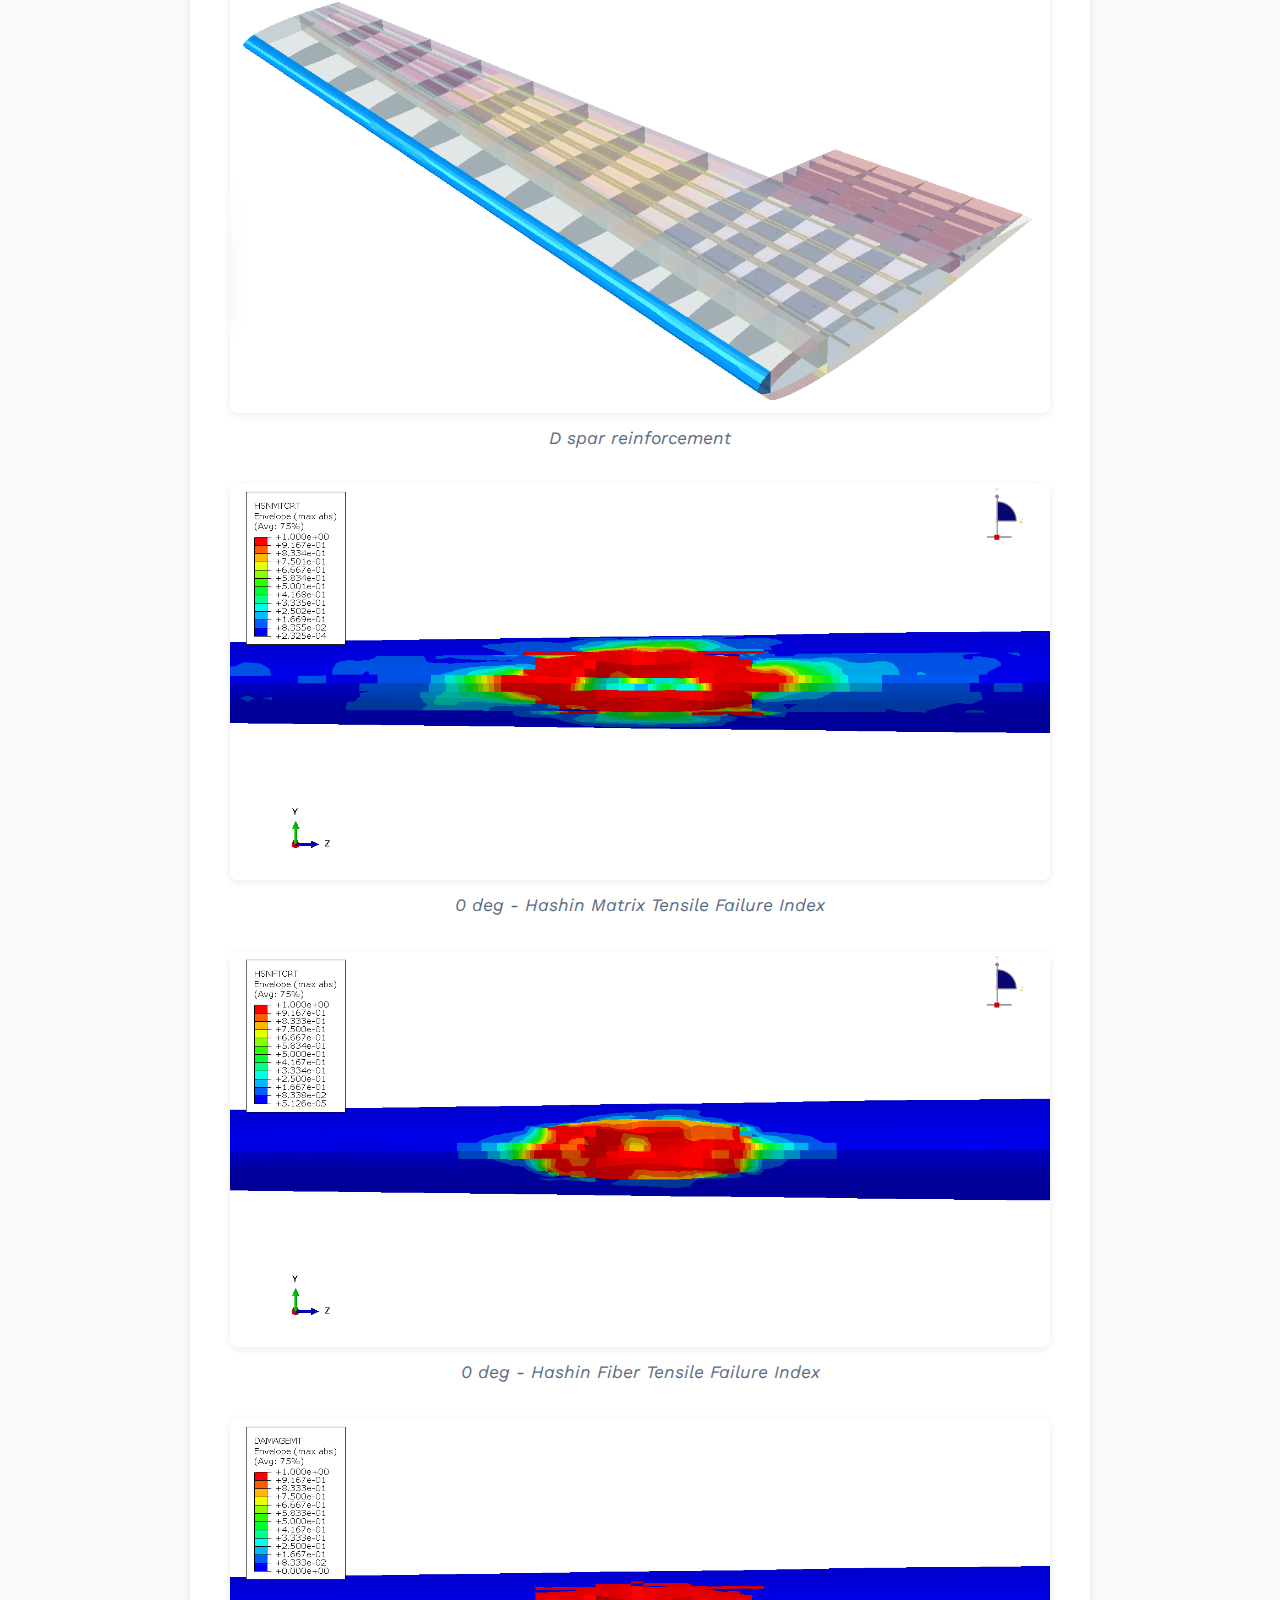
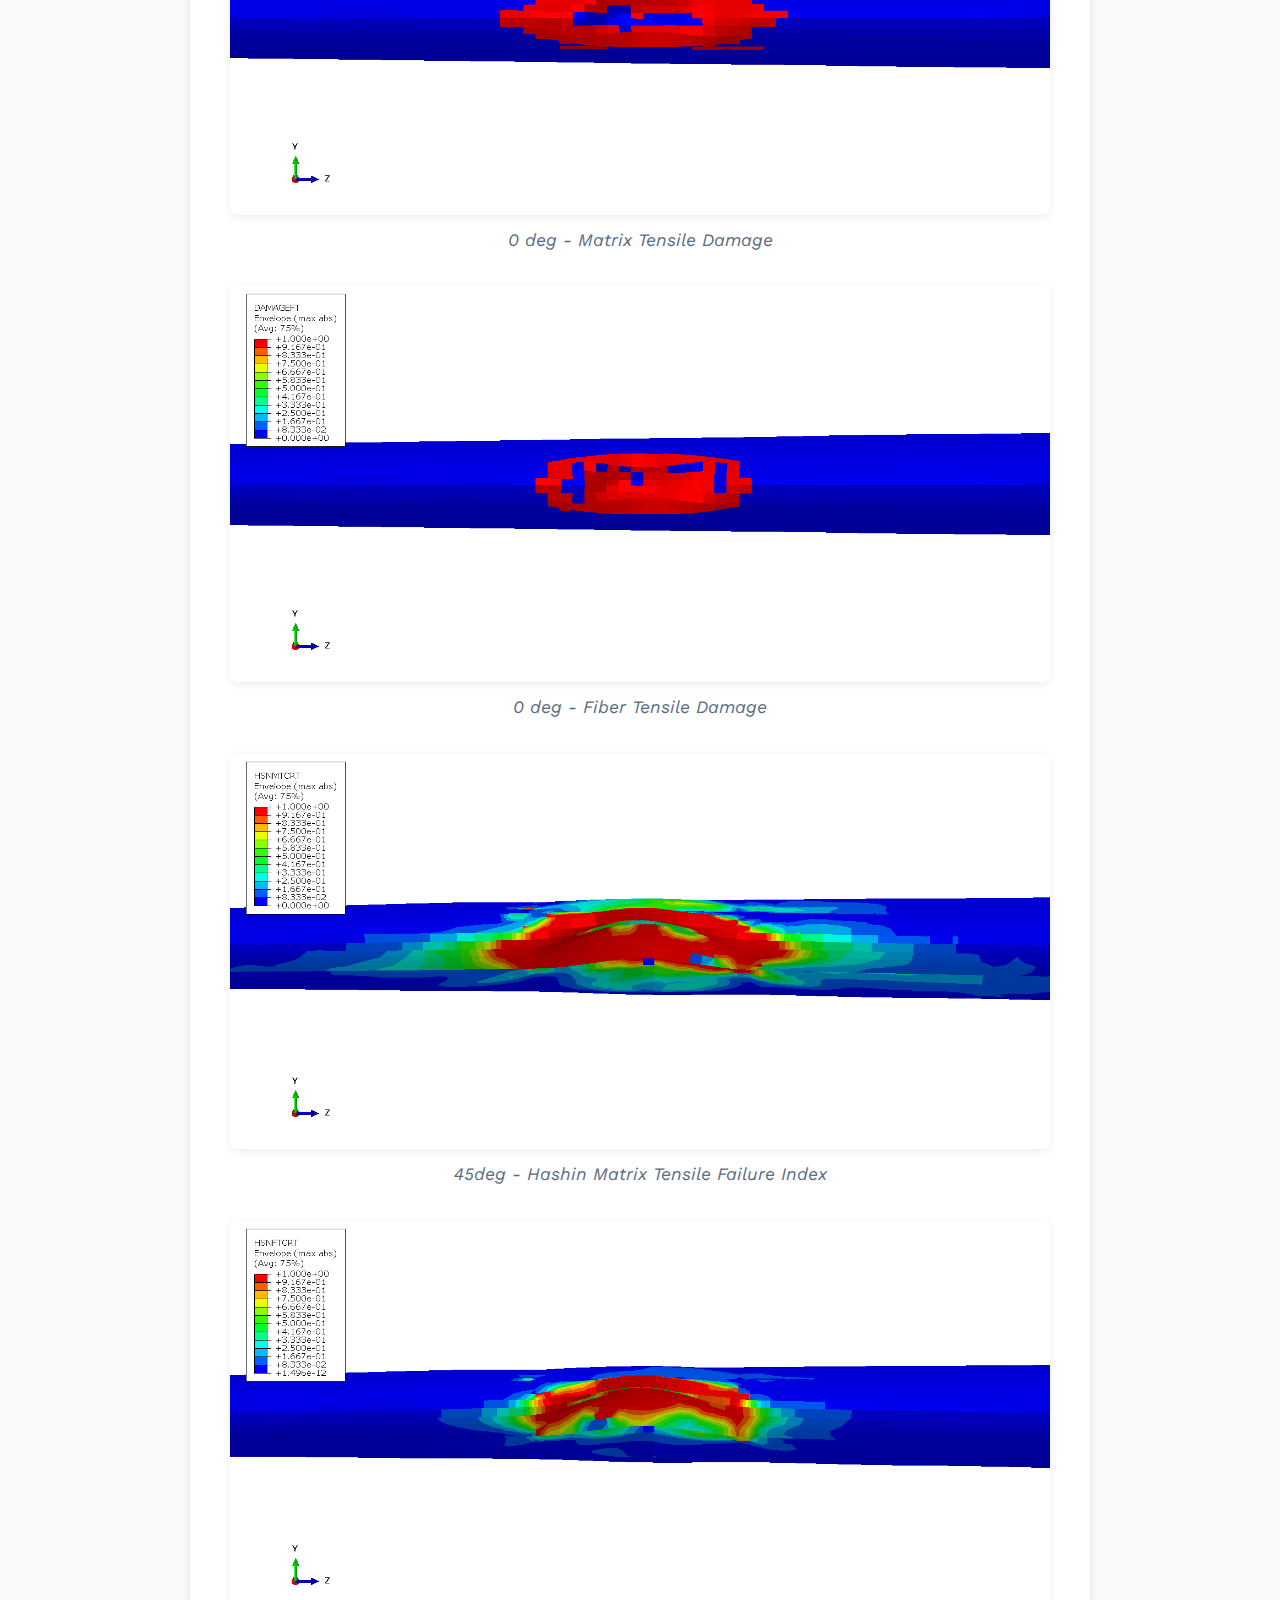
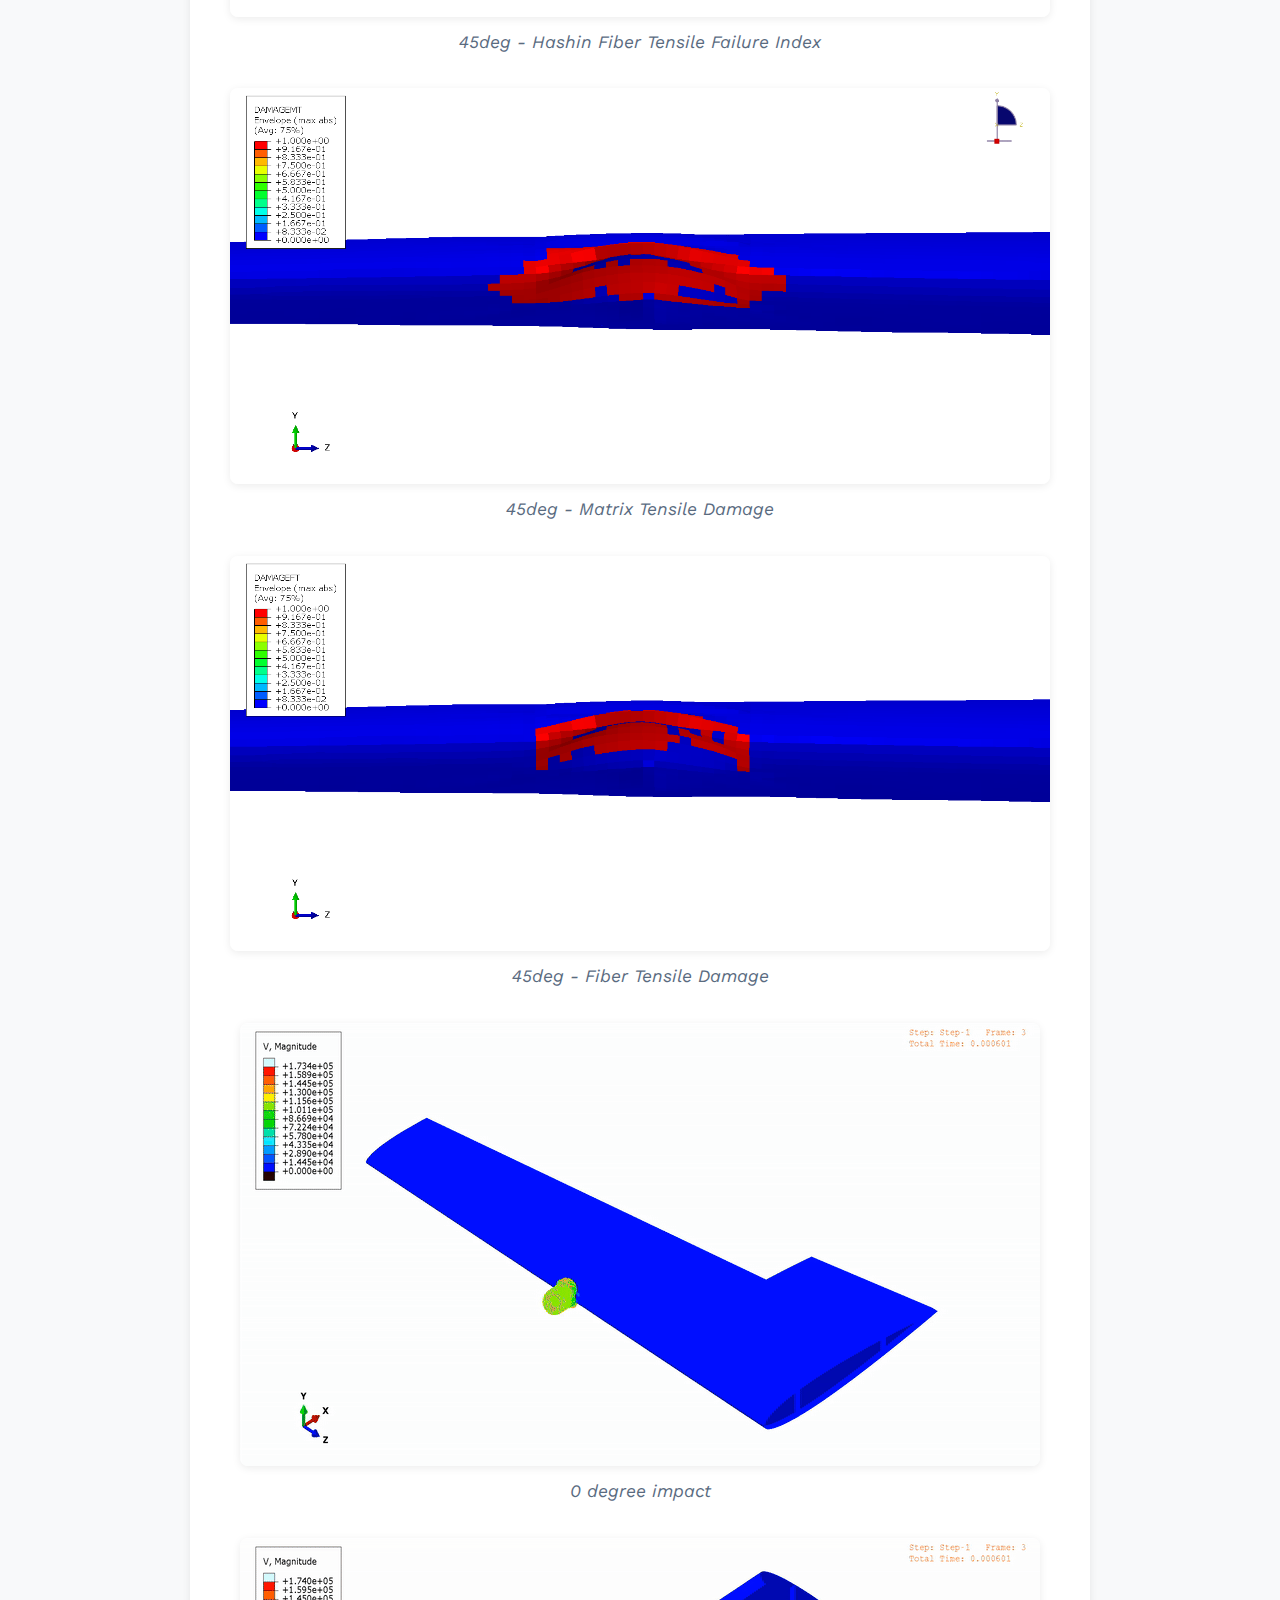
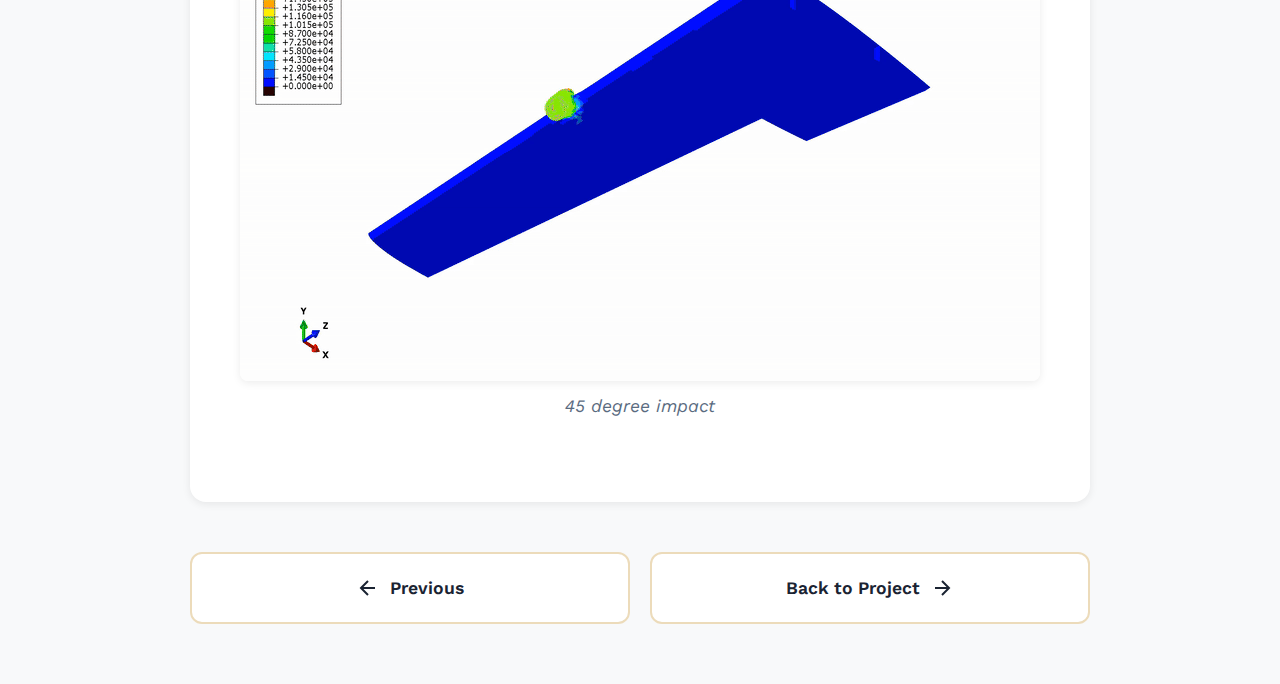
<file: composite_wing/strike.html>
<!DOCTYPE html>
<html lang="en">
<head>
    <meta charset="UTF-8">
    <meta name="viewport" content="width=device-width, initial-scale=1.0">
    <!-- EDIT THIS: Change chapter title -->
    <title>Bird Strike</title>
    <link rel="stylesheet" href="../styles.css">
    <link rel="preconnect" href="https://fonts.googleapis.com">
    <link rel="preconnect" href="https://fonts.gstatic.com" crossorigin>
    <link href="https://fonts.googleapis.com/css2?family=Playfair+Display:wght@700;900&family=Work+Sans:wght@400;500;600&display=swap" rel="stylesheet">
</head>
<body>
    <div class="container">
        <div class="chapter-content">
            <!-- Chapter Header -->
            <div class="chapter-header">
                <a href="index.html" class="back-link">
                    <svg width="20" height="20" viewBox="0 0 24 24" fill="none" stroke="currentColor" stroke-width="2">
                        <path d="M19 12H5M12 19l-7-7 7-7"/>
                    </svg>
                    Back to Project
                </a>
                
                <!-- EDIT THIS: Chapter title and description -->
                <h1>Bird Strike</h1>
                <p>Bird strike leading edge analysis and structural modifications.</p>
            </div>

            <!-- Chapter Content -->
            <div class="chapter-body">
                               
                <p>Many structural implementations are possible to dissipate the kinetic energy of the bird to protect the internal assemblies. From thickening layups in the vicinity of the leading edge to adding metal plates inside of the layups or implementing V shaped deflectors. The simplest solution was first tested which was implemented as a D shaped spar like the ones seen on helicopter blades. It was planned to test multiple D-Spar thicknesses and maybe other configurations but during tests it showed that the minimal D-Spar configuration with only 1 mm thickness was adequate on completely stopping the bird to penetrate the wing.</p>

                <p>The bird was modelled using Smoothed Particle Hydrodynamics (SPH) which is a meshless numerical method appropriate for applications involving extreme deformations. It consists of discretizing the body with individual particles (PC3D elements in Abaqus, by default one element equals one particle). Method is based on pure Lagrangian modelling scheme for each particle. Relevant physical properties are calculated for each particle as an interpolation of the values of the nearest neighbouring particle(s) and then the particle responds according to these neighbouring states. Beyond engineering applications, SPH method has been proven useful in physics as well - gravity currents, wave propagations, free surface flows, etc.</p>

                <p>Bird material was defined using Mie-Gruinesen Equation of State model which provides a hydrodynamic material model in which the materal's volumetric strength is determined by an equation of state. Specifically Us-Up Hugoniot form was used which constants c0 (speed of sound) and s define the linear relationship between the linear shock velocity U<sub>s</sub>>, and the particle velocity U<sub>p</sub>. One more property is needed and that is Gruneisens ratio, &Gamma;<sub>0</sub>
                . Bird material properties are found in the table below.</p>

                <p style="color: var(--color-text-light); font-style: italic; margin-top: 1.5rem;">Bird EoS material properties</p>

                <table border="1" cellpadding="5" cellspacing="0" style="width: 100%; border-collapse: collapse; margin: 20px 0; background-color: var(--color-card); box-shadow: var(--shadow-sm); border-radius: 8px; overflow: hidden;">
                    <thead style="background-color: var(--color-accent-light);">
                            <tr>
                                <th style="padding: 15px; text-align: left; font-weight: 600; color: var(--color-primary); border-bottom: 2px solid var(--color-accent);">Parameter</th>
                                <th style="padding: 15px; text-align: left; font-weight: 600; color: var(--color-primary); border-bottom: 2px solid var(--color-accent);">Value</th>
                            </tr>
                    </thead>
                    <tbody>
                        <tr>
                            <td style="padding: 12px 15px; border-bottom: 1px solid #eee;">c0 [m/s]</td>
                            <td style="padding: 12px 15px; border-bottom: 1px solid #eee;">&lt; 1450</td>
                        </tr>
                        <tr>
                            <td style="padding: 12px 15px; border-bottom: 1px solid #eee;">s [-]</td>
                            <td style="padding: 12px 15px; border-bottom: 1px solid #eee;">&lt; 0</td>
                        </tr>
                        <tr>
                            <td style="padding: 12px 15px; border-bottom: 1px solid #eee;">&Gamma<sub>0</sub> [-]</td>
                            <td style="padding: 12px 15px; border-bottom: 1px solid #eee;">&lt; 0</td>
                        </tr>
                        <tr>
                            <td style="padding: 12px 15px; border-bottom: 1px solid #eee;">$rho<sub>0</sub> [kg/m^3]</td>
                            <td style="padding: 12px 15px; border-bottom: 1px solid #eee;">&lt; 950</td>
                        </tr>
                    </tbody>
                </table>



                <img src="photos/reinforcement.png" alt="reinforcement" style="max-width: 100%; height: auto; display: block; margin: 30px auto; border-radius: 8px; box-shadow: var(--shadow-sm);" />
                <p style="color: var(--color-text-light); font-style: italic; text-align: center; margin-top: -20px; margin-bottom: 30px;">D spar reinforcement</p>

                <!-- 0° Images -->
                <img src="photos/0_hsnmt.png" alt="0_hsnmt" style="max-width: 100%; height: auto; display: block; margin: 30px auto; border-radius: 8px; box-shadow: var(--shadow-sm);" />
                <p style="color: var(--color-text-light); font-style: italic; text-align: center; margin-top: -20px; margin-bottom: 30px;">0 deg - Hashin Matrix Tensile Failure Index</p>

                <img src="photos/0_hsnft.png" alt="0_hsnft" style="max-width: 100%; height: auto; display: block; margin: 30px auto; border-radius: 8px; box-shadow: var(--shadow-sm);" />
                <p style="color: var(--color-text-light); font-style: italic; text-align: center; margin-top: -20px; margin-bottom: 30px;">0 deg - Hashin Fiber Tensile Failure Index</p>

                <img src="photos/0_dmgmt.png" alt="0_dmgmt" style="max-width: 100%; height: auto; display: block; margin: 30px auto; border-radius: 8px; box-shadow: var(--shadow-sm);" />
                <p style="color: var(--color-text-light); font-style: italic; text-align: center; margin-top: -20px; margin-bottom: 30px;">0 deg - Matrix Tensile Damage</p>

                <img src="photos/0_dmgft.png" alt="0_dmgft" style="max-width: 100%; height: auto; display: block; margin: 30px auto; border-radius: 8px; box-shadow: var(--shadow-sm);" />
                <p style="color: var(--color-text-light); font-style: italic; text-align: center; margin-top: -20px; margin-bottom: 30px;">0 deg - Fiber Tensile Damage</p>

                <!-- 45° Images -->
                <img src="photos/45_hsnmt.png" alt="45_hsnmt" style="max-width: 100%; height: auto; display: block; margin: 30px auto; border-radius: 8px; box-shadow: var(--shadow-sm);" />
                <p style="color: var(--color-text-light); font-style: italic; text-align: center; margin-top: -20px; margin-bottom: 30px;">45deg - Hashin Matrix Tensile Failure Index</p>

                <img src="photos/45_hsnft.png" alt="45_hsnft" style="max-width: 100%; height: auto; display: block; margin: 30px auto; border-radius: 8px; box-shadow: var(--shadow-sm);" />
                <p style="color: var(--color-text-light); font-style: italic; text-align: center; margin-top: -20px; margin-bottom: 30px;">45deg - Hashin Fiber Tensile Failure Index</p>

                <img src="photos/45_dmgmt.png" alt="45_dmgmt" style="max-width: 100%; height: auto; display: block; margin: 30px auto; border-radius: 8px; box-shadow: var(--shadow-sm);" />
                <p style="color: var(--color-text-light); font-style: italic; text-align: center; margin-top: -20px; margin-bottom: 30px;">45deg - Matrix Tensile Damage</p>

                <img src="photos/45_dmgft.png" alt="45_dmgft" style="max-width: 100%; height: auto; display: block; margin: 30px auto; border-radius: 8px; box-shadow: var(--shadow-sm);" />
                <p style="color: var(--color-text-light); font-style: italic; text-align: center; margin-top: -20px; margin-bottom: 30px;">45deg - Fiber Tensile Damage</p>

                <img src="photos/0degGIF.gif" alt="0 degree case" style="max-width: 100%; height: auto; display: block; margin: 30px auto; border-radius: 8px; box-shadow: var(--shadow-sm);" />
                <p style="color: var(--color-text-light); font-style: italic; text-align: center; margin-top: -20px; margin-bottom: 30px;">0 degree impact</p>

                <img src="photos/45degGIF.gif" alt="Description of animation" style="max-width: 100%; height: auto; display: block; margin: 30px auto; border-radius: 8px; box-shadow: var(--shadow-sm);" />
                <p style="color: var(--color-text-light); font-style: italic; text-align: center; margin-top: -20px; margin-bottom: 30px;">45 degree impact</p>

            </div>

            <!-- Navigation Arrows -->
            <div class="chapter-navigation">
                <!-- Previous Button (Goes to Chapter 2) -->
                <a href="results.html" class="nav-button">
                    <svg width="24" height="24" viewBox="0 0 24 24" fill="none" stroke="currentColor" stroke-width="2">
                        <path d="M19 12H5M12 19l-7-7 7-7"/>
                    </svg>
                    Previous
                </a>

                <!-- Next Button (Goes to Project page since this is the last chapter) -->
                <!-- EDIT THIS: You can change this to go to ../index.html (main portfolio) if preferred -->
                <a href="index.html" class="nav-button">
                    Back to Project
                    <svg width="24" height="24" viewBox="0 0 24 24" fill="none" stroke="currentColor" stroke-width="2">
                        <path d="M5 12h14M12 5l7 7-7 7"/>
                    </svg>
                </a>
            </div>
        </div>
    </div>
</body>
</html>
</file>
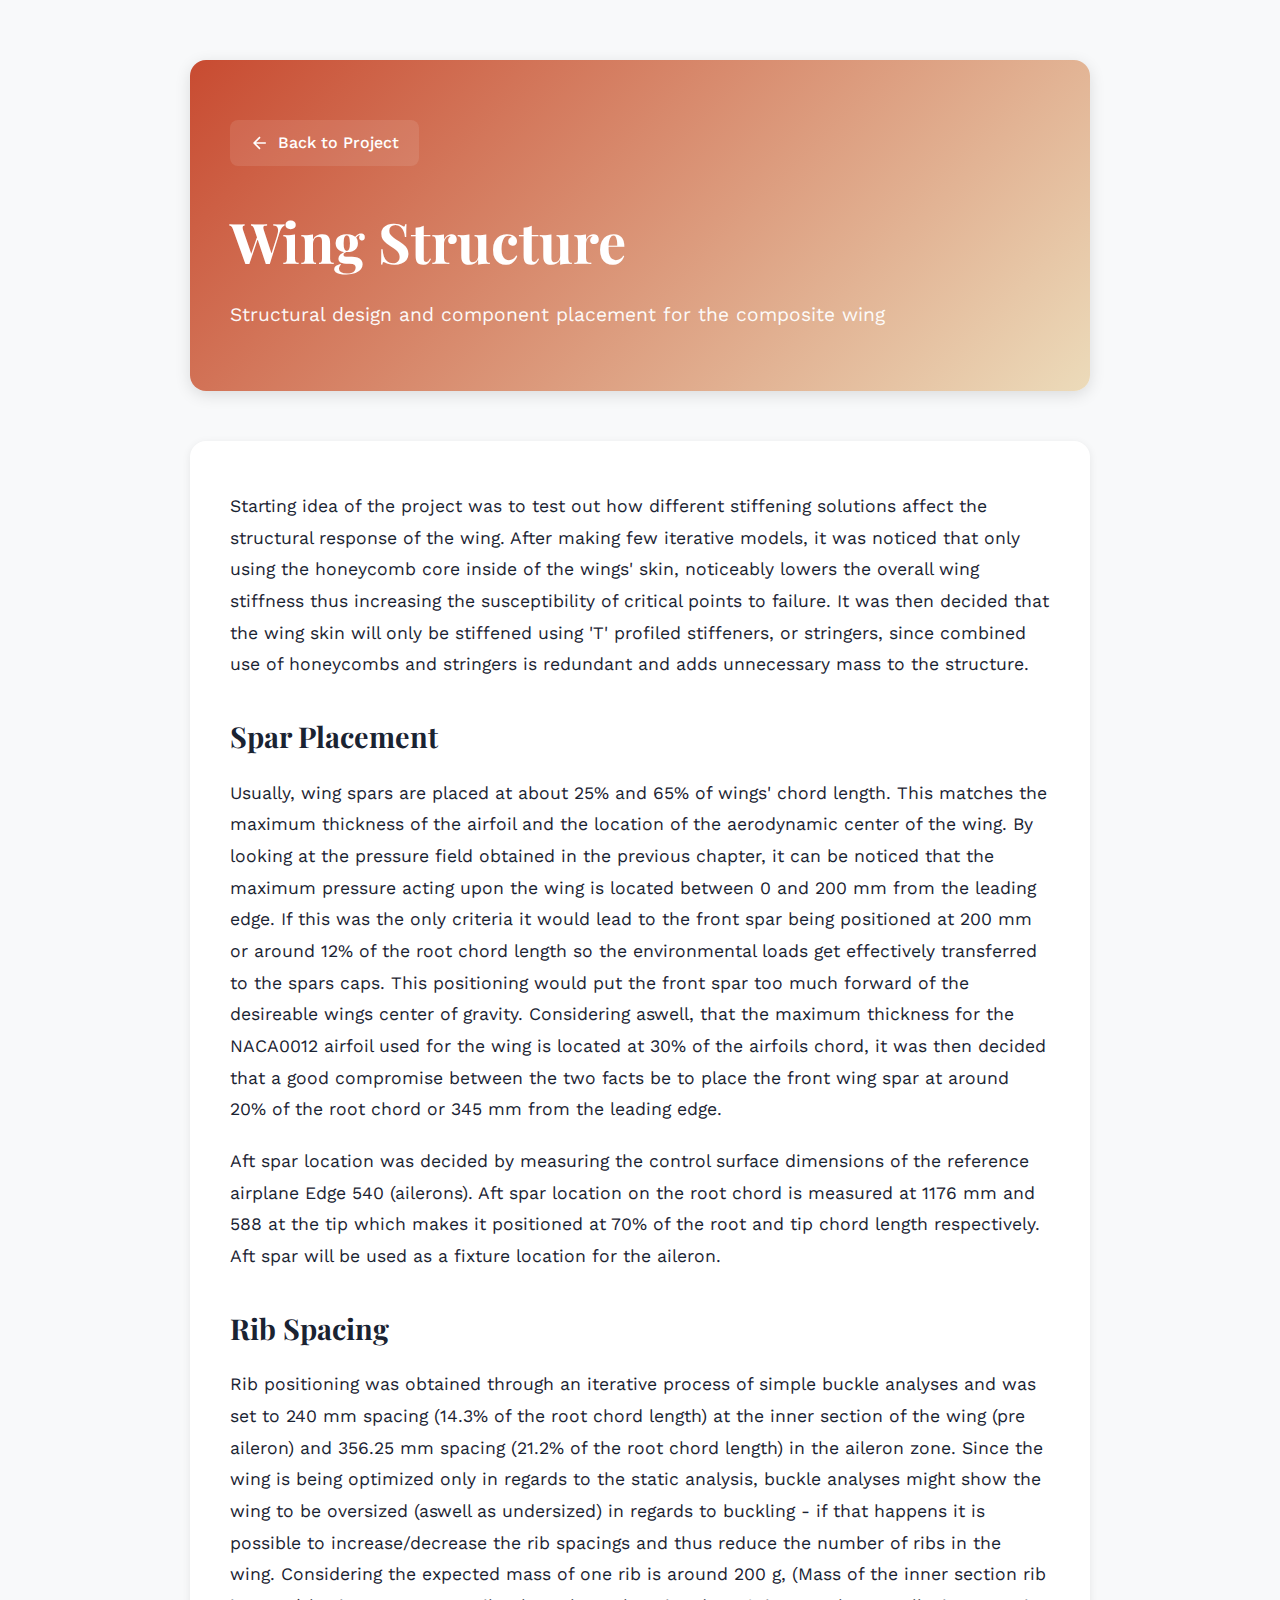
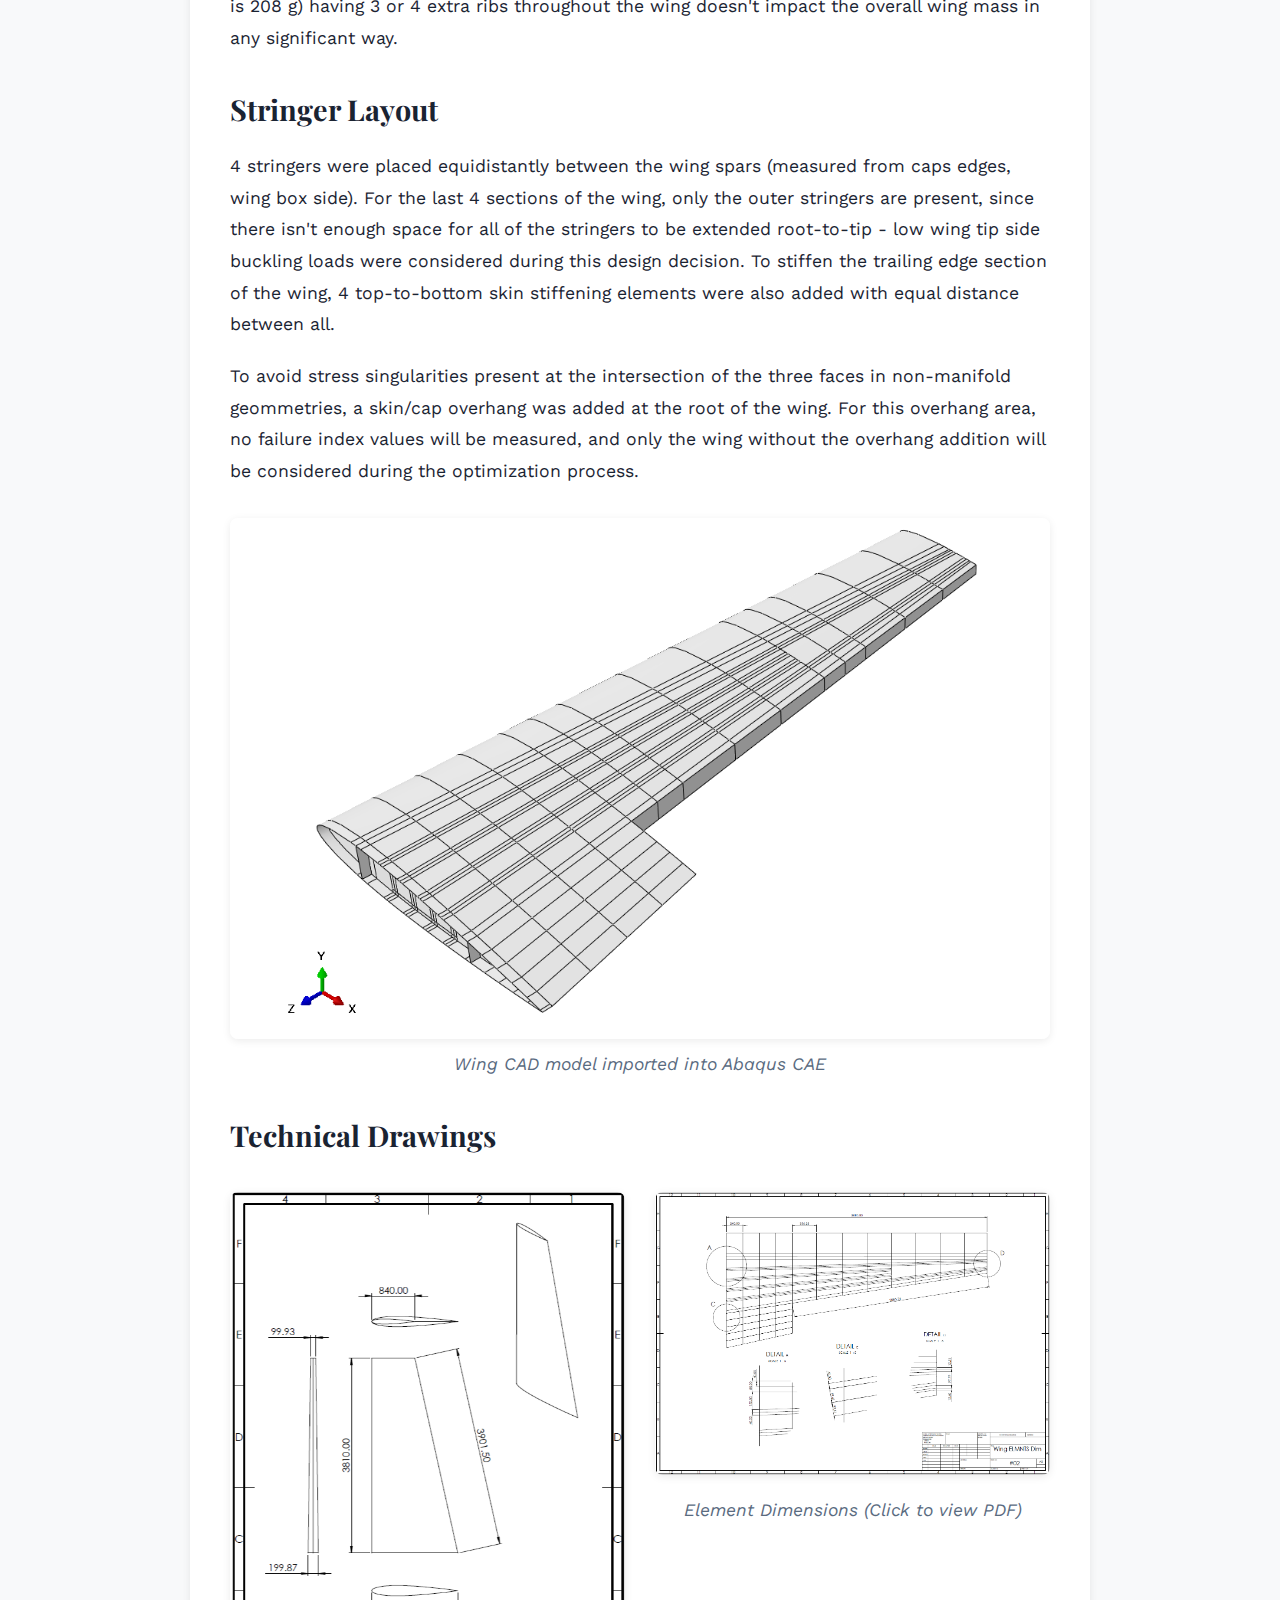
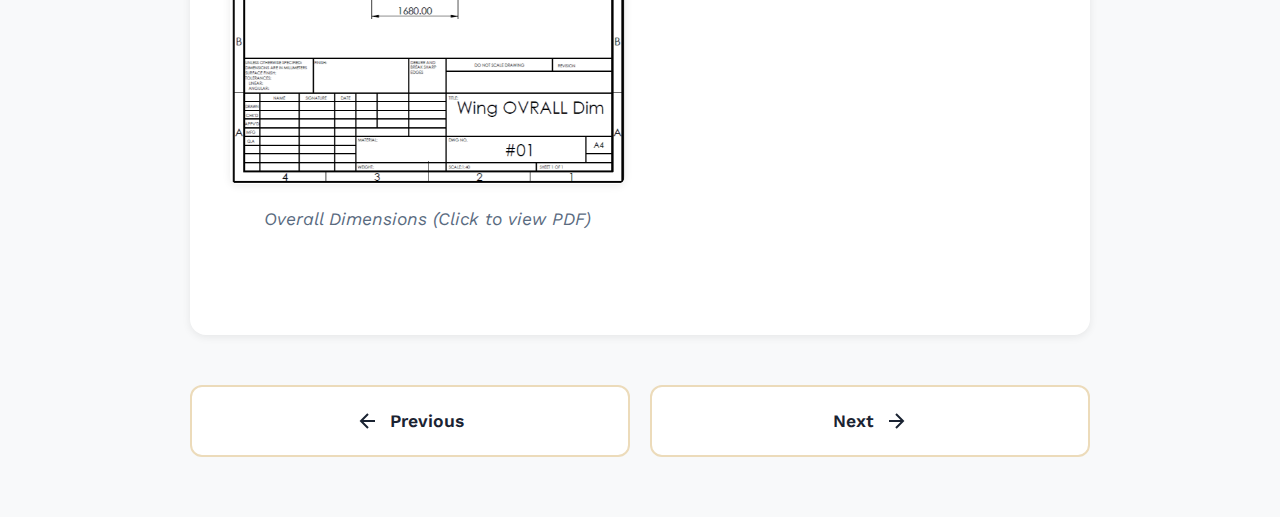
<file: composite_wing/structure.html>
<!DOCTYPE html>
<html lang="en">
<head>
    <meta charset="UTF-8">
    <meta name="viewport" content="width=device-width, initial-scale=1.0">
    <title>Wing Structure - Composite Wing</title>
    <link rel="stylesheet" href="../styles.css">
    <link rel="preconnect" href="https://fonts.googleapis.com">
    <link rel="preconnect" href="https://fonts.gstatic.com" crossorigin>
    <link href="https://fonts.googleapis.com/css2?family=Playfair+Display:wght@700;900&family=Work+Sans:wght@400;500;600&display=swap" rel="stylesheet">
</head>
<body>
    <div class="container">
        <div class="chapter-content">
            <!-- Chapter Header -->
            <div class="chapter-header">
                <a href="index.html" class="back-link">
                    <svg width="20" height="20" viewBox="0 0 24 24" fill="none" stroke="currentColor" stroke-width="2">
                        <path d="M19 12H5M12 19l-7-7 7-7"/>
                    </svg>
                    Back to Project
                </a>
                
                <h1>Wing Structure</h1>
                <p>Structural design and component placement for the composite wing</p>
            </div>

            <!-- Chapter Content -->
            <div class="chapter-body">
                <p>
                    Starting idea of the project was to test out how different stiffening solutions affect the structural response of the wing. After making few iterative models, it was noticed that only using the honeycomb core inside of the wings' skin, noticeably lowers the overall wing stiffness thus increasing the susceptibility of critical points to failure. It was then decided that the wing skin will only be stiffened using 'T' profiled stiffeners, or stringers, since combined use of honeycombs and stringers is redundant and adds unnecessary mass to the structure.
                </p>

                <h2>Spar Placement</h2>
                
                <p>
                    Usually, wing spars are placed at about 25% and 65% of wings' chord length. This matches the maximum thickness of the airfoil and the location of the aerodynamic center of the wing. By looking at the pressure field obtained in the previous chapter, it can be noticed that the maximum pressure acting upon the wing is located between 0 and 200 mm from the leading edge. If this was the only criteria it would lead to the front spar being positioned at 200 mm or around 12% of the root chord length so the environmental loads get effectively transferred to the spars caps. This positioning would put the front spar too much forward of the desireable wings center of gravity. Considering aswell, that the maximum thickness for the NACA0012 airfoil used for the wing is located at 30% of the airfoils chord, it was then decided that a good compromise between the two facts be to place the front wing spar at around 20% of the root chord or 345 mm from the leading edge.
                </p>
                
                <p>
                    Aft spar location was decided by measuring the control surface dimensions of the reference airplane Edge 540 (ailerons). Aft spar location on the root chord is measured at 1176 mm and 588 at the tip which makes it positioned at 70% of the root and tip chord length respectively. Aft spar will be used as a fixture location for the aileron.
                </p>

                <h2>Rib Spacing</h2>
                
                <p>
                    Rib positioning was obtained through an iterative process of simple buckle analyses and was set to 240 mm spacing (14.3% of the root chord length) at the inner section of the wing (pre aileron) and 356.25 mm spacing (21.2% of the root chord length) in the aileron zone. Since the wing is being optimized only in regards to the static analysis, buckle analyses might show the wing to be oversized (aswell as undersized) in regards to buckling - if that happens it is possible to increase/decrease the rib spacings and thus reduce the number of ribs in the wing. Considering the expected mass of one rib is around 200 g, (Mass of the inner section rib is 208 g) having 3 or 4 extra ribs throughout the wing doesn't impact the overall wing mass in any significant way.
                </p>

                <h2>Stringer Layout</h2>
                
                <p>
                    4 stringers were placed equidistantly between the wing spars (measured from caps edges, wing box side). For the last 4 sections of the wing, only the outer stringers are present, since there isn't enough space for all of the stringers to be extended root-to-tip - low wing tip side buckling loads were considered during this design decision. To stiffen the trailing edge section of the wing, 4 top-to-bottom skin stiffening elements were also added with equal distance between all.
                </p>
                
                <p>
                    To avoid stress singularities present at the intersection of the three faces in non-manifold geommetries, a skin/cap overhang was added at the root of the wing. For this overhang area, no failure index values will be measured, and only the wing without the overhang addition will be considered during the optimization process.
                </p>

                <img src="photos/ovrallCAD.png" alt="CAD imported" style="max-width: 100%; height: auto; display: block; margin: 30px auto; border-radius: 8px; box-shadow: var(--shadow-sm);" />
                <p style="color: var(--color-text-light); font-style: italic; text-align: center; margin-top: -20px; margin-bottom: 30px;">Wing CAD model imported into Abaqus CAE</p>

                <h2>Technical Drawings</h2>
                
                <div style="display: grid; grid-template-columns: repeat(auto-fit, minmax(300px, 1fr)); gap: 30px; margin: 30px 0;">
                    <a href="drawings/ovrallDim.pdf" target="_blank" style="display: block; transition: transform 0.3s ease, box-shadow 0.3s ease;">
                        <img src="drawings/ovrallDimThumbnail.png" alt="Overall Dimensions PDF Preview" style="width: 100%; height: auto; border-radius: 8px; box-shadow: var(--shadow-sm); cursor: pointer; transition: transform 0.3s ease, box-shadow 0.3s ease;" onmouseover="this.style.transform='scale(1.02)'; this.style.boxShadow='0 8px 32px rgba(0, 0, 0, 0.16)';" onmouseout="this.style.transform='scale(1)'; this.style.boxShadow='0 2px 8px rgba(0, 0, 0, 0.08)';" />
                        <p style="color: var(--color-text-light); font-style: italic; text-align: center; margin-top: 10px;">Overall Dimensions (Click to view PDF)</p>
                    </a>

                    <a href="drawings/elmntsDim.pdf" target="_blank" style="display: block; transition: transform 0.3s ease, box-shadow 0.3s ease;">
                        <img src="drawings/elmntsDimThumbnail.png" alt="Elements Dimensions PDF Preview" style="width: 100%; height: auto; border-radius: 8px; box-shadow: var(--shadow-sm); cursor: pointer; transition: transform 0.3s ease, box-shadow 0.3s ease;" onmouseover="this.style.transform='scale(1.02)'; this.style.boxShadow='0 8px 32px rgba(0, 0, 0, 0.16)';" onmouseout="this.style.transform='scale(1)'; this.style.boxShadow='0 2px 8px rgba(0, 0, 0, 0.08)';" />
                        <p style="color: var(--color-text-light); font-style: italic; text-align: center; margin-top: 10px;">Element Dimensions (Click to view PDF)</p>
                    </a>
                </div>
            </div>

            <!-- Navigation Arrows -->
            <div class="chapter-navigation">
                <!-- Previous Button (Goes to Aerodynamics) -->
                <a href="aerodynamics.html" class="nav-button">
                    <svg width="24" height="24" viewBox="0 0 24 24" fill="none" stroke="currentColor" stroke-width="2">
                        <path d="M19 12H5M12 19l-7-7 7-7"/>
                    </svg>
                    Previous
                </a>

                <!-- Next Button (Goes to Numerical Analysis) -->
                <a href="numerical.html" class="nav-button">
                    Next
                    <svg width="24" height="24" viewBox="0 0 24 24" fill="none" stroke="currentColor" stroke-width="2">
                        <path d="M5 12h14M12 5l7 7-7 7"/>
                    </svg>
                </a>
            </div>
        </div>
    </div>
</body>
</html>
</file>
<file: styles.css>
/* ============================================
   COLOR SCHEME & VARIABLES
   EDIT THESE to change the entire site's colors
   ============================================ */
:root {
    --color-primary: #1a2332;
    --color-secondary: #2d4263;
    --color-accent: #c84b31;
    --color-accent-light: #ecdbba;
    --color-text: #1a2332;
    --color-text-light: #5a6b7f;
    --color-background: #f8f9fa;
    --color-card: #ffffff;
    
    --font-display: 'Playfair Display', serif;
    --font-body: 'Work Sans', sans-serif;
    
    --shadow-sm: 0 2px 8px rgba(0, 0, 0, 0.08);
    --shadow-md: 0 4px 16px rgba(0, 0, 0, 0.12);
    --shadow-lg: 0 8px 32px rgba(0, 0, 0, 0.16);
}

/* ============================================
   RESET & BASE STYLES
   ============================================ */
* {
    margin: 0;
    padding: 0;
    box-sizing: border-box;
}

body {
    font-family: var(--font-body);
    background-color: var(--color-background);
    color: var(--color-text);
    line-height: 1.6;
    min-height: 100vh;
}

a {
    text-decoration: none;
    color: inherit;
}

/* ============================================
   CONTAINER & LAYOUT
   ============================================ */
.container {
    max-width: 1400px;
    margin: 0 auto;
    padding: 60px 30px;
}

/* ============================================
   MAIN PAGE HEADER
   ============================================ */
.main-header {
    text-align: center;
    margin-bottom: 80px;
    animation: fadeInUp 0.8s ease-out;
}

.main-title {
    font-family: var(--font-display);
    font-size: clamp(3rem, 8vw, 6rem);
    font-weight: 900;
    color: var(--color-primary);
    margin-bottom: 20px;
    letter-spacing: -0.02em;
    line-height: 1.1;
}

.main-description {
    font-size: clamp(1.1rem, 2vw, 1.3rem);
    color: var(--color-text-light);
    max-width: 600px;
    margin: 0 auto 30px;
    font-weight: 400;
}

.links {
    display: flex;
    gap: 15px;
    justify-content: center;
    flex-wrap: wrap;
}

.link-button {
    display: inline-flex;
    align-items: center;
    gap: 8px;
    padding: 12px 24px;
    background-color: var(--color-primary);
    color: white;
    border-radius: 8px;
    font-weight: 500;
    transition: all 0.3s ease;
    box-shadow: var(--shadow-sm);
}

.link-button:hover {
    background-color: var(--color-accent);
    transform: translateY(-2px);
    box-shadow: var(--shadow-md);
}

/* ============================================
   PROJECTS GRID (MAIN PAGE)
   ============================================ */
.projects-grid {
    display: grid;
    grid-template-columns: repeat(2, 1fr);
    gap: 30px;
    animation: fadeInUp 0.8s ease-out 0.2s backwards;
}

.project-card {
    background-color: var(--color-card);
    padding: 50px 40px;
    border-radius: 16px;
    box-shadow: var(--shadow-sm);
    transition: all 0.4s ease;
    cursor: pointer;
    border: 2px solid transparent;
    position: relative;
    overflow: hidden;
}

.project-card::before {
    content: '';
    position: absolute;
    top: 0;
    left: 0;
    right: 0;
    height: 4px;
    background: linear-gradient(90deg, var(--color-accent), var(--color-accent-light));
    transform: scaleX(0);
    transition: transform 0.4s ease;
}

.project-card:hover::before {
    transform: scaleX(1);
}

.project-card:hover {
    transform: translateY(-8px);
    box-shadow: var(--shadow-lg);
    border-color: var(--color-accent-light);
}

.project-title {
    font-family: var(--font-display);
    font-size: clamp(1.8rem, 3vw, 2.5rem);
    font-weight: 700;
    color: var(--color-primary);
    margin-bottom: 15px;
    letter-spacing: -0.01em;
}

.project-description {
    font-size: clamp(1rem, 1.5vw, 1.1rem);
    color: var(--color-text-light);
    line-height: 1.7;
}

/* ============================================
   PROJECT PAGE HEADER (Different from main)
   ============================================ */
.project-header {
    background: linear-gradient(135deg, var(--color-secondary), var(--color-primary));
    color: white;
    padding: 80px 40px;
    border-radius: 20px;
    margin-bottom: 60px;
    box-shadow: var(--shadow-md);
    animation: fadeInUp 0.8s ease-out;
}

.project-header h1 {
    font-family: var(--font-display);
    font-size: clamp(2.5rem, 6vw, 4.5rem);
    font-weight: 900;
    margin-bottom: 20px;
    letter-spacing: -0.02em;
    line-height: 1.1;
}

.project-header p {
    font-size: clamp(1.1rem, 2vw, 1.4rem);
    opacity: 0.95;
    max-width: 800px;
    line-height: 1.6;
}

.back-link {
    display: inline-flex;
    align-items: center;
    gap: 8px;
    color: white;
    font-weight: 500;
    margin-bottom: 30px;
    padding: 10px 20px;
    background-color: rgba(255, 255, 255, 0.1);
    border-radius: 8px;
    transition: all 0.3s ease;
}

.back-link:hover {
    background-color: rgba(255, 255, 255, 0.2);
    transform: translateX(-5px);
}

/* ============================================
   CHAPTERS GRID (PROJECT PAGE)
   ============================================ */
.chapters-grid {
    display: grid;
    grid-template-columns: repeat(3, 1fr);
    gap: 25px;
    margin-bottom: 60px;
    animation: fadeInUp 0.8s ease-out 0.2s backwards;
}

.chapter-card {
    background-color: var(--color-card);
    padding: 35px 30px;
    border-radius: 12px;
    box-shadow: var(--shadow-sm);
    transition: all 0.3s ease;
    border-left: 4px solid var(--color-accent-light);
}

.chapter-card:hover {
    transform: translateX(5px);
    box-shadow: var(--shadow-md);
    border-left-color: var(--color-accent);
}

.chapter-card h3 {
    font-family: var(--font-display);
    font-size: clamp(1.3rem, 2vw, 1.6rem);
    font-weight: 700;
    color: var(--color-primary);
    margin-bottom: 10px;
}

.chapter-card p {
    font-size: 1rem;
    color: var(--color-text-light);
    line-height: 1.6;
}

/* ============================================
   PHOTO GRID (PROJECT PAGE)
   EDIT grid-template-areas to change layout
   ============================================ */
.photo-grid-section {
    margin-top: 60px;
}

.photo-grid-section h2 {
    font-family: var(--font-display);
    font-size: clamp(2rem, 4vw, 3rem);
    font-weight: 700;
    color: var(--color-primary);
    margin-bottom: 30px;
    text-align: center;
}

.photo-grid {
    display: grid;
    gap: 20px;
    /* EDIT THIS: Change the layout pattern */
    grid-template-columns: repeat(4, 1fr);
    grid-template-rows: repeat(2, 250px);
    /* EDIT THIS: Define which photos take which space
       Use photo1, photo2, photo3, photo4 */
    grid-template-areas: 
        "photo1 photo1 photo2 photo3"
        "photo1 photo1 photo4 photo4";
    animation: fadeInUp 0.8s ease-out 0.4s backwards;
}

.photo-item {
    border-radius: 12px;
    overflow: hidden;
    box-shadow: var(--shadow-sm);
    transition: all 0.4s ease;
    background-color: var(--color-accent-light);
    display: flex;
    align-items: center;
    justify-content: center;
    color: var(--color-text-light);
    font-size: 1.2rem;
    font-weight: 500;
}

.photo-item:hover {
    transform: scale(1.02);
    box-shadow: var(--shadow-md);
}

/* EDIT THIS: Assign grid positions to photos */
.photo-item:nth-child(1) { grid-area: photo1; }
.photo-item:nth-child(2) { grid-area: photo2; }
.photo-item:nth-child(3) { grid-area: photo3; }
.photo-item:nth-child(4) { grid-area: photo4; }

.photo-item img {
    width: 100%;
    height: 100%;
    object-fit: cover;
}

/* ============================================
   CHAPTER CONTENT PAGE
   ============================================ */
.chapter-content {
    max-width: 900px;
    margin: 0 auto;
}

.chapter-header {
    background: linear-gradient(135deg, var(--color-accent), var(--color-accent-light));
    color: white;
    padding: 60px 40px;
    border-radius: 16px;
    margin-bottom: 50px;
    box-shadow: var(--shadow-md);
}

.chapter-header h1 {
    font-family: var(--font-display);
    font-size: clamp(2rem, 5vw, 3.5rem);
    font-weight: 700;
    margin-bottom: 15px;
}

.chapter-header p {
    font-size: clamp(1rem, 2vw, 1.2rem);
    opacity: 0.95;
}

.chapter-body {
    background-color: var(--color-card);
    padding: 50px 40px;
    border-radius: 16px;
    box-shadow: var(--shadow-sm);
    margin-bottom: 40px;
    line-height: 1.8;
}

.chapter-body h2 {
    font-family: var(--font-display);
    font-size: 1.8rem;
    color: var(--color-primary);
    margin: 30px 0 15px 0;
}

.chapter-body p {
    color: var(--color-text);
    margin-bottom: 20px;
    font-size: 1.1rem;
}

/* ============================================
   CHAPTER NAVIGATION
   ============================================ */
.chapter-navigation {
    display: flex;
    justify-content: space-between;
    gap: 20px;
    margin-top: 50px;
}

.nav-button {
    flex: 1;
    padding: 20px 30px;
    background-color: var(--color-card);
    border: 2px solid var(--color-accent-light);
    border-radius: 12px;
    display: flex;
    align-items: center;
    justify-content: center;
    gap: 10px;
    font-weight: 600;
    font-size: 1.1rem;
    color: var(--color-primary);
    transition: all 0.3s ease;
    cursor: pointer;
}

.nav-button:hover {
    background-color: var(--color-accent);
    color: white;
    border-color: var(--color-accent);
    transform: translateY(-3px);
    box-shadow: var(--shadow-md);
}

.nav-button.disabled {
    opacity: 0.5;
    cursor: not-allowed;
}

.nav-button.disabled:hover {
    transform: none;
    background-color: var(--color-card);
    color: var(--color-primary);
    border-color: var(--color-accent-light);
}

/* ============================================
   ANIMATIONS
   ============================================ */
@keyframes fadeInUp {
    from {
        opacity: 0;
        transform: translateY(30px);
    }
    to {
        opacity: 1;
        transform: translateY(0);
    }
}

/* ============================================
   RESPONSIVE DESIGN - TABLET
   ============================================ */
@media (max-width: 1024px) {
    .container {
        padding: 40px 25px;
    }
    
    .chapters-grid {
        grid-template-columns: repeat(2, 1fr);
    }
    
    .photo-grid {
        grid-template-columns: repeat(2, 1fr);
        grid-template-rows: repeat(3, 200px);
        grid-template-areas: 
            "photo1 photo1"
            "photo2 photo3"
            "photo4 photo4";
    }
}

/* ============================================
   RESPONSIVE DESIGN - MOBILE
   ============================================ */
@media (max-width: 768px) {
    .container {
        padding: 30px 20px;
    }
    
    .main-header {
        margin-bottom: 50px;
    }
    
    .projects-grid {
        grid-template-columns: 1fr;
        gap: 20px;
    }
    
    .project-card {
        padding: 35px 25px;
    }
    
    .chapters-grid {
        grid-template-columns: 1fr;
        gap: 20px;
    }
    
    .photo-grid {
        grid-template-columns: 1fr;
        grid-template-rows: repeat(4, 200px);
        grid-template-areas: 
            "photo1"
            "photo2"
            "photo3"
            "photo4";
    }
    
    .project-header {
        padding: 50px 30px;
    }
    
    .chapter-header {
        padding: 40px 25px;
    }
    
    .chapter-body {
        padding: 35px 25px;
    }
    
    .chapter-navigation {
        flex-direction: column;
    }
    
    .nav-button {
        padding: 18px 25px;
    }
}

@media (max-width: 480px) {
    .links {
        flex-direction: column;
        align-items: stretch;
    }
    
    .link-button {
        justify-content: center;
    }
}
</file>
